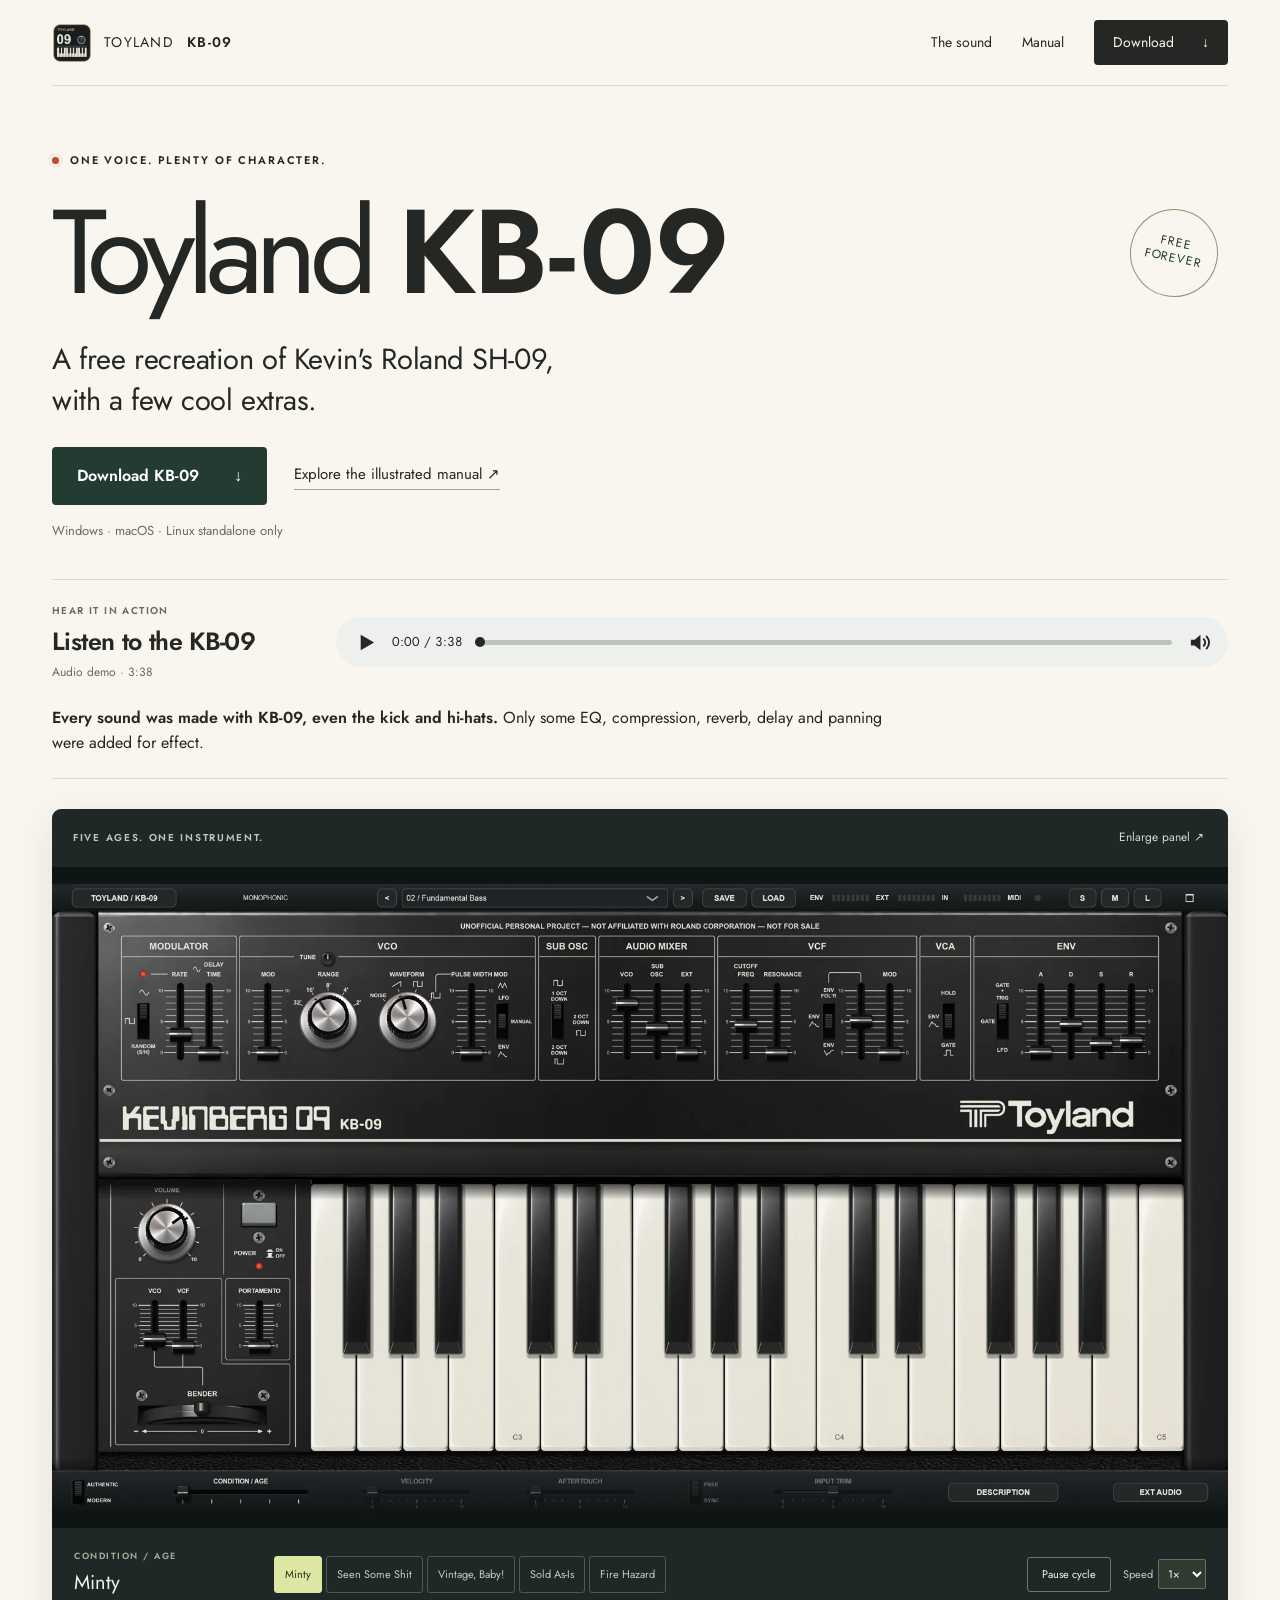
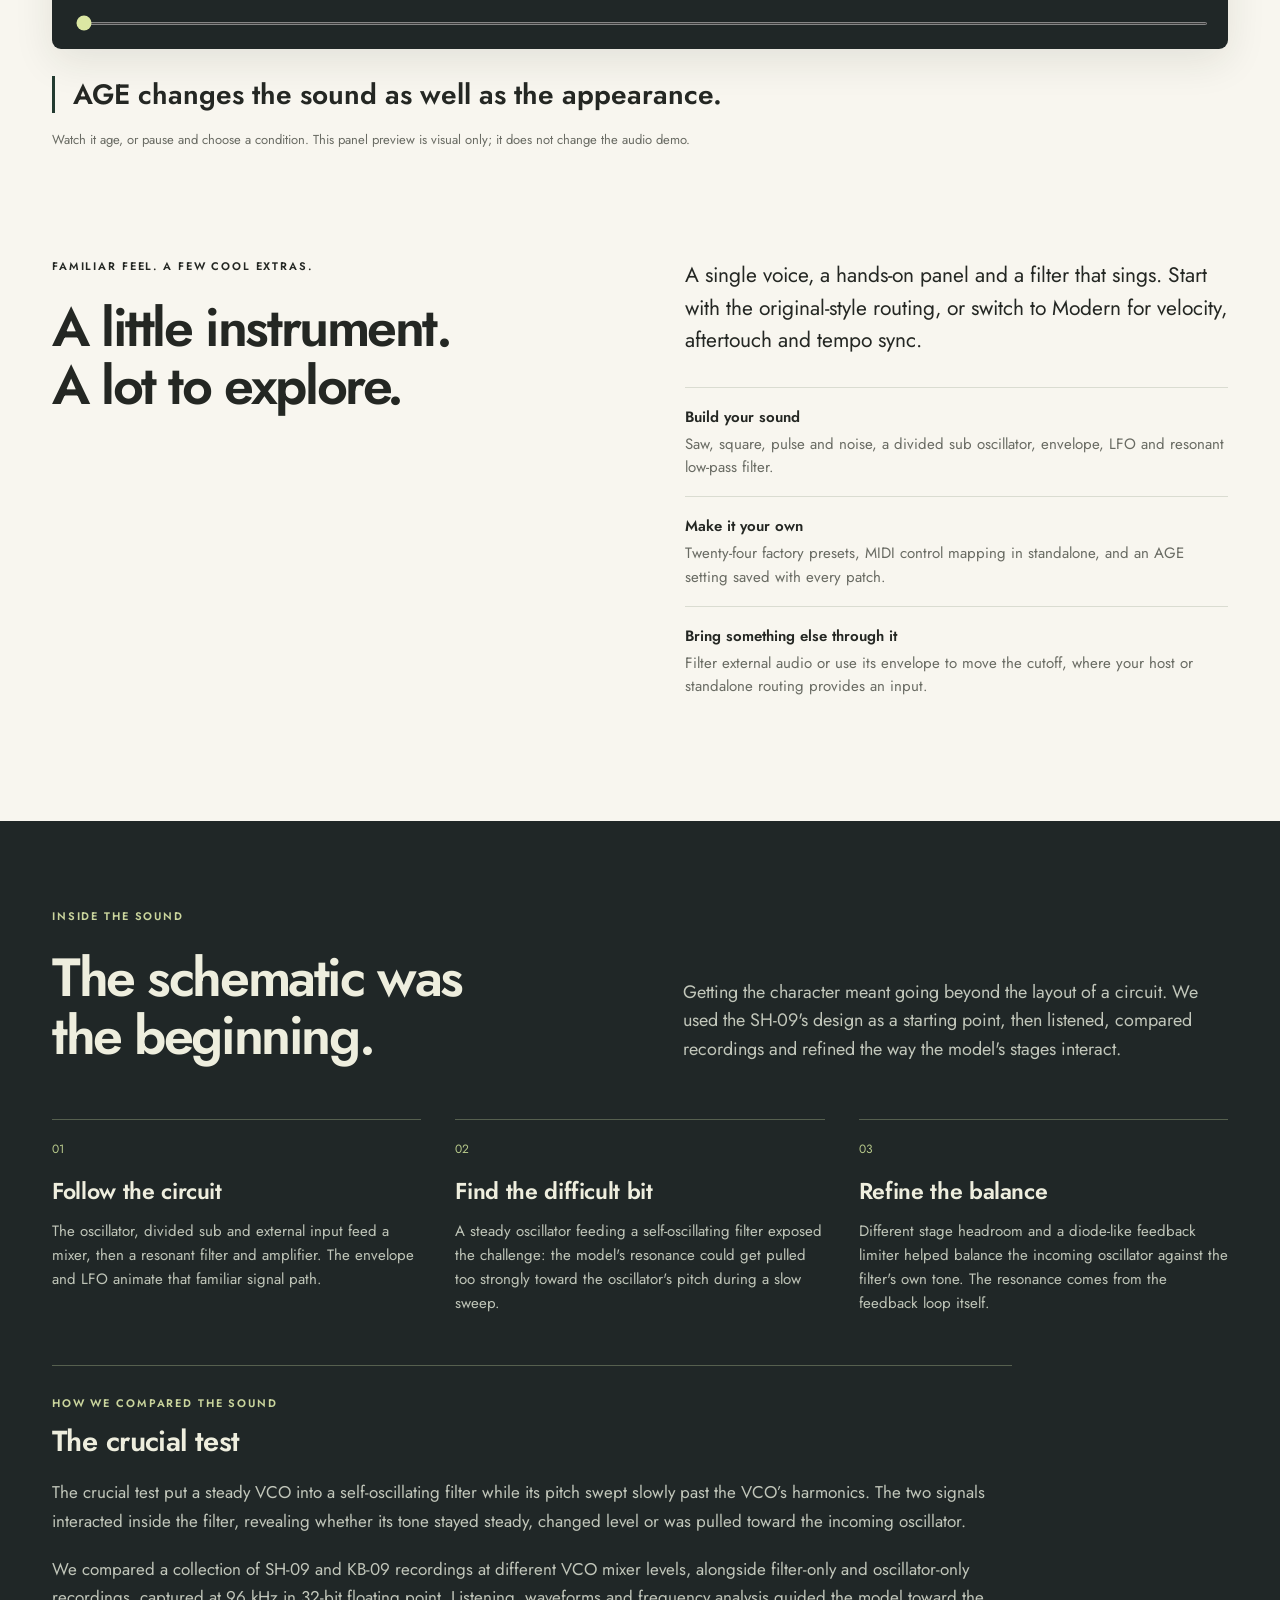
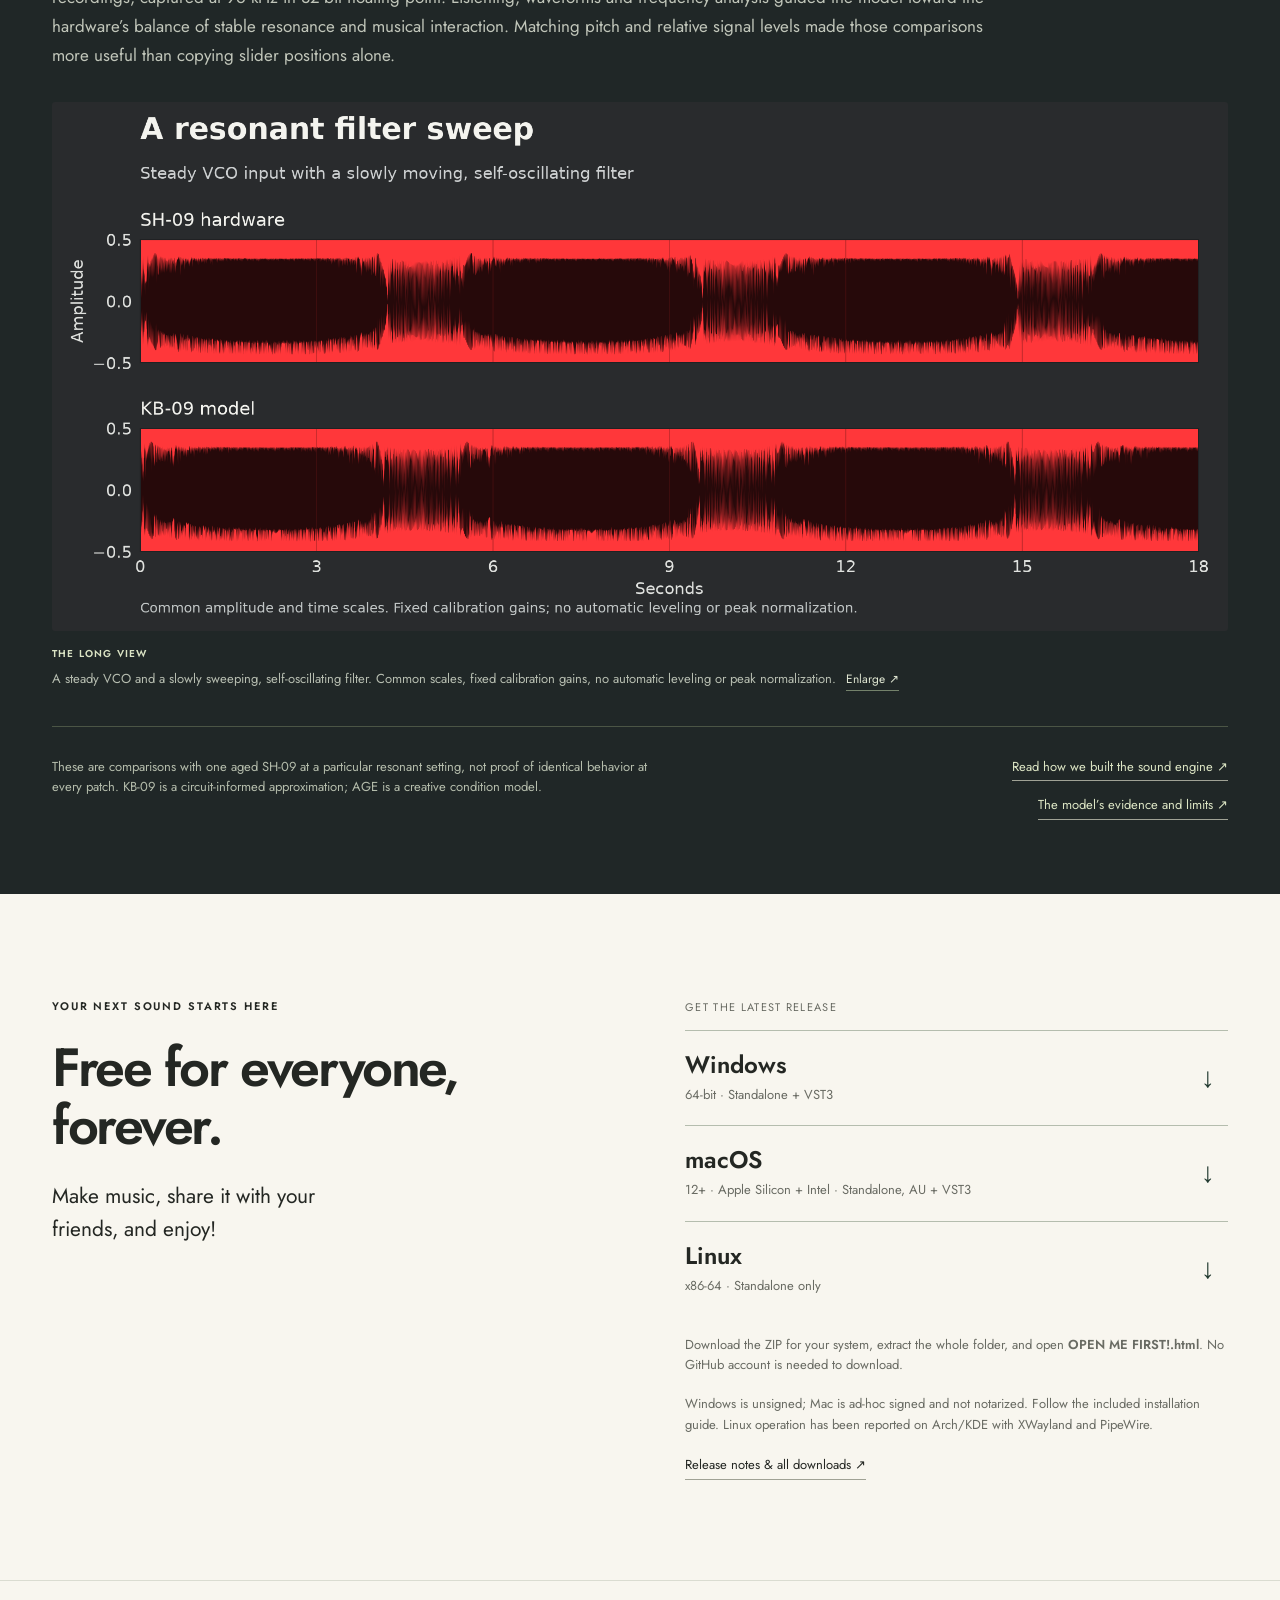
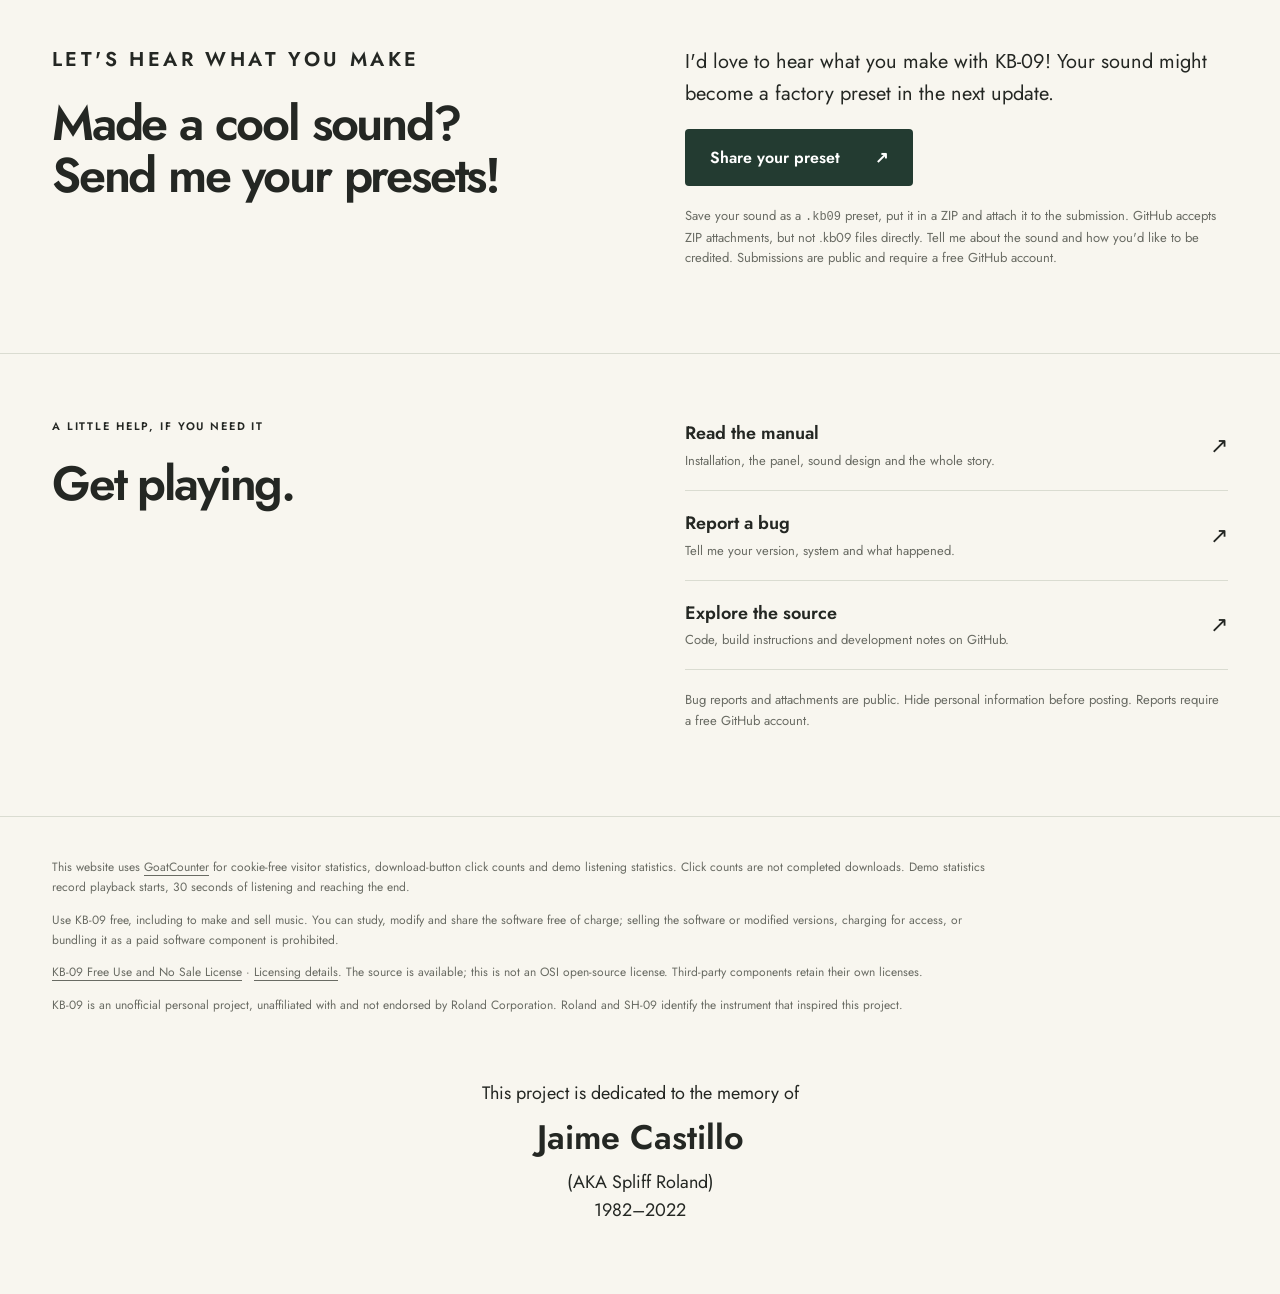
<file: website/index.html>
<!doctype html>
<html lang="en">
<head>
  <meta charset="utf-8">
  <meta name="viewport" content="width=device-width, initial-scale=1">
  <meta name="description" content="Toyland KB-09: a free Roland SH-09-inspired monophonic synthesizer with five ages of character. Windows and Mac plug-ins and standalone; Linux standalone only.">
  <meta name="theme-color" content="#f8f6ef">
  <meta property="og:title" content="Toyland KB-09: Free for everyone, forever.">
  <meta property="og:description" content="A free recreation of Kevin's Roland SH-09, with a few cool extras. Meet the synth, explore five ages, and download the latest release.">
  <meta property="og:image" content="https://kevinberg84.github.io/toyland-kb09/assets/social-preview.jpg">
  <meta property="og:url" content="https://kevinberg84.github.io/toyland-kb09/">
  <meta name="twitter:card" content="summary_large_image">
  <title>Toyland KB-09: Free Roland SH-09-inspired synthesizer</title>
  <link rel="icon" href="assets/icon.png" type="image/png">
  <link rel="stylesheet" href="styles.css?v=played-only">
  <script src="site.js?v=played-only" defer></script>
  <meta name="goatcounter-endpoint" content="https://toyland-kb09.goatcounter.com/count">
  <script src="analytics.js?v=demo-events" defer></script>
</head>
<body>
  <a class="skip" href="#main">Skip to content</a>
  <header class="masthead">
    <a class="brand" href="#top" aria-label="Toyland KB-09 home"><img src="assets/icon.png" width="40" height="40" alt=""><span>TOYLAND <b>KB-09</b></span></a>
    <nav aria-label="Main navigation"><a href="#sound">The sound</a><a href="manual/">Manual</a><a class="nav-download" href="#download">Download <span aria-hidden="true">↓</span></a></nav>
  </header>
  <main id="main">
    <section class="hero shell" id="top" aria-labelledby="hero-title">
      <p class="eyebrow"><span class="led" aria-hidden="true"></span> ONE VOICE. PLENTY OF CHARACTER.</p>
      <div class="hero-heading"><h1 id="hero-title">Toyland <span>KB<span class="title-hyphen">-</span>09</span></h1><span class="free-stamp"><span class="free-stamp-label">FREE<br>FOREVER</span></span></div>
      <p class="hero-description">A free recreation of Kevin's Roland <span class="no-wrap">SH-09</span>,<br class="desktop-break"> with a few cool extras.</p>
      <div class="hero-actions"><a class="button primary" href="#download">Download KB-09 <span aria-hidden="true">↓</span></a><a class="text-link" href="manual/">Explore the illustrated manual <span aria-hidden="true">↗</span></a></div>
      <p class="platform-line">Windows · macOS · Linux standalone only</p>
      <section class="demo-player" aria-labelledby="demo-title">
        <div><p class="demo-kicker">HEAR IT IN ACTION</p><h2 id="demo-title">Listen to the KB-09</h2><p class="demo-length">Audio demo · 3:38</p></div>
        <audio controls preload="metadata" aria-label="KB-09 audio demo"><source src="assets/kb09-demo.mp3" type="audio/mpeg">Your browser does not support the audio player. <a href="assets/kb09-demo.mp3">Listen to the demo</a>.</audio>
        <div class="demo-controls" role="group" aria-label="Audio demo controls" hidden>
          <button class="demo-toggle" type="button" aria-label="Play demo"><svg viewBox="0 0 24 24" aria-hidden="true"><path class="play-icon" d="M7 4 L21 12 L7 20 Z"/><path class="pause-icon" d="M6 4 H10 V20 H6 Z M14 4 H18 V20 H14 Z"/></svg></button>
          <output class="demo-time" aria-label="Playback time">0:00 / 3:38</output>
          <input class="demo-seek" type="range" min="0" max="218" step="0.1" value="0" aria-label="Seek through the demo" aria-valuetext="0:00 of 3:38">
          <button class="demo-mute" type="button" aria-label="Mute demo" aria-pressed="false"><svg viewBox="0 0 24 24" aria-hidden="true"><path d="M3 9 H7 L13 4 V20 L7 15 H3 Z"/><path class="sound-waves" d="M16 8 Q20 12 16 16 M19 5 Q25 12 19 19" fill="none" stroke="currentColor" stroke-width="2"/><path class="mute-cross" d="M16 9 L22 15 M22 9 L16 15" fill="none" stroke="currentColor" stroke-width="2"/></svg></button>
        </div>
        <p class="demo-production"><strong>Every sound was made with KB-09, even the kick and hi-hats.</strong> Only some EQ, compression, reverb, delay and panning were added for effect.</p>
      </section>
      <div class="instrument" id="preview">
        <div class="preview-top"><span class="eyebrow">FIVE AGES. ONE INSTRUMENT.</span><button class="subtle" id="enlarge-panel" type="button">Enlarge panel <span aria-hidden="true">↗</span></button></div>
        <div class="panel-frames" aria-label="KB-09 appearance preview">
          <img class="panel-frame active" src="assets/age-1.webp?v=1.10.0" width="1920" height="1080" alt="KB-09 in Minty condition: a clean panel and intact keys." data-age="0" fetchpriority="high">
          <img class="panel-frame" src="assets/age-2.webp?v=1.10.0" width="1920" height="1080" alt="KB-09 in Seen Some Shit condition." data-age="1" aria-hidden="true">
          <img class="panel-frame" src="assets/age-3.webp?v=1.10.0" width="1920" height="1080" alt="KB-09 in Vintage, Baby! condition." data-age="2" aria-hidden="true">
          <img class="panel-frame" src="assets/age-4.webp?v=1.10.0" width="1920" height="1080" alt="KB-09 in Sold As-Is condition." data-age="3" aria-hidden="true">
          <img class="panel-frame" src="assets/age-5.webp?v=1.10.0" width="1920" height="1080" alt="KB-09 in Fire Hazard condition: worn panel, aged keys and damaged caps." data-age="4" aria-hidden="true">
        </div>
        <div class="age-console">
          <div class="age-readout"><span class="eyebrow">CONDITION / AGE</span><output id="age-name">Minty</output></div>
          <div class="age-buttons" role="radiogroup" aria-label="Select instrument age">
            <button type="button" role="radio" aria-checked="true" data-select-age="0">Minty</button>
            <button type="button" role="radio" aria-checked="false" tabindex="-1" data-select-age="1">Seen Some Shit</button>
            <button type="button" role="radio" aria-checked="false" tabindex="-1" data-select-age="2">Vintage, Baby!</button>
            <button type="button" role="radio" aria-checked="false" tabindex="-1" data-select-age="3">Sold As-Is</button>
            <button type="button" role="radio" aria-checked="false" tabindex="-1" data-select-age="4">Fire Hazard</button>
          </div>
          <div class="playback"><button type="button" id="play-pause" aria-pressed="false">Play cycle</button><label class="speed-label">Speed <select id="speed"><option value="0.5">½×</option><option value="1" selected>1×</option><option value="2">2×</option></select></label></div>
          <label class="scrubber"><span class="sr-only">Scrub through the five ages</span><input id="age-scrubber" type="range" min="0" max="4" value="0" step="1" aria-valuetext="Minty"></label>
        </div>
      </div>
      <p class="age-callout">AGE changes the sound as well as the appearance.</p>
      <p class="preview-caption">Watch it age, or pause and choose a condition. This panel preview is visual only; it does not change the audio demo.</p>
      <noscript><p>Enable JavaScript to cycle through all five appearances. Downloads and the manual work without it.</p></noscript>
    </section>

    <section class="intro-section shell" aria-labelledby="character-title">
      <div class="section-heading"><p class="eyebrow">FAMILIAR FEEL. A FEW COOL EXTRAS.</p><h2 id="character-title">A little instrument.<br>A lot to explore.</h2></div>
      <div class="intro-copy"><p>A single voice, a hands-on panel and a filter that sings. Start with the original-style routing, or switch to Modern for velocity, aftertouch and tempo sync.</p><dl class="feature-list"><div><dt>Build your sound</dt><dd>Saw, square, pulse and noise, a divided sub oscillator, envelope, LFO and resonant low-pass filter.</dd></div><div><dt>Make it your own</dt><dd>Twenty-four factory presets, MIDI control mapping in standalone, and an AGE setting saved with every patch.</dd></div><div><dt>Bring something else through it</dt><dd>Filter external audio or use its envelope to move the cutoff, where your host or standalone routing provides an input.</dd></div></dl></div>
    </section>

    <section class="sound-section" id="sound" aria-labelledby="sound-title">
      <div class="shell">
        <div class="sound-intro"><div><p class="eyebrow">INSIDE THE SOUND</p><h2 id="sound-title">The schematic was<br>the beginning.</h2></div><p>Getting the character meant going beyond the layout of a circuit. We used the SH-09's design as a starting point, then listened, compared recordings and refined the way the model's stages interact.</p></div>
        <ol class="sound-story"><li><span class="story-number">01</span><h3>Follow the circuit</h3><p>The oscillator, divided sub and external input feed a mixer, then a resonant filter and amplifier. The envelope and LFO animate that familiar signal path.</p></li><li><span class="story-number">02</span><h3>Find the difficult bit</h3><p>A steady oscillator feeding a self-oscillating filter exposed the challenge: the model's resonance could get pulled too strongly toward the oscillator's pitch during a slow sweep.</p></li><li><span class="story-number">03</span><h3>Refine the balance</h3><p>Different stage headroom and a diode-like feedback limiter helped balance the incoming oscillator against the filter's own tone. The resonance comes from the feedback loop itself.</p></li></ol>
        <div class="recording-story"><p class="eyebrow">HOW WE COMPARED THE SOUND</p><h3>The crucial test</h3><p>The crucial test put a steady VCO into a self-oscillating filter while its pitch swept slowly past the VCO’s harmonics. The two signals interacted inside the filter, revealing whether its tone stayed steady, changed level or was pulled toward the incoming oscillator.</p><p>We compared a collection of SH-09 and KB-09 recordings at different VCO mixer levels, alongside filter-only and oscillator-only recordings, captured at 96 kHz in 32-bit floating point. Listening, waveforms and frequency analysis guided the model toward the hardware’s balance of stable resonance and musical interaction. Matching pitch and relative signal levels made those comparisons more useful than copying slider positions alone.</p></div>
        <figure class="comparison"><button class="figure-enlarge" type="button" data-enlarge="assets/vcf-sweep-comparison.png" aria-label="Enlarge the resonant filter sweep comparison"><img src="assets/vcf-sweep-comparison.png" width="2160" height="972" loading="lazy" alt="An eighteen-second resonant filter sweep: SH-09 hardware above, KB-09 model below, at common time and amplitude scales."></button><figcaption><span>THE LONG VIEW</span> A steady VCO and a slowly sweeping, self-oscillating filter. Common scales, fixed calibration gains, no automatic leveling or peak normalization. <button type="button" data-enlarge="assets/vcf-sweep-comparison.png">Enlarge ↗</button></figcaption></figure>
        <div class="sound-footnote"><p>These are comparisons with one aged SH-09 at a particular resonant setting, not proof of identical behavior at every patch. KB-09 is a circuit-informed approximation; AGE is a creative condition model.</p><div class="sound-links"><a class="text-link" href="manual/#filter-craft">Read how we built the sound engine <span aria-hidden="true">↗</span></a><a class="text-link evidence-link" href="https://github.com/kevinberg84/toyland-kb09/blob/main/docs/FIDELITY.md">The model’s evidence and limits <span aria-hidden="true">↗</span></a></div></div>
      </div>
    </section>

    <section class="download-section shell" id="download" aria-labelledby="download-title">
      <div class="section-heading"><p class="eyebrow">YOUR NEXT SOUND STARTS HERE</p><h2 id="download-title">Free for everyone,<br>forever.</h2><p>Make music, share it with your friends, and enjoy!</p></div>
      <div class="downloads"><p class="release-label" id="release-label">Get the latest release</p>
        <a class="platform-download" data-platform="windows" data-goatcounter-click="download-windows" data-goatcounter-title="Windows download button" href="https://github.com/kevinberg84/toyland-kb09/releases/latest"><span><b>Windows</b><small>64-bit · Standalone + VST3</small></span><span aria-hidden="true">↓</span></a>
        <a class="platform-download" data-platform="mac" data-goatcounter-click="download-mac" data-goatcounter-title="Mac download button" href="https://github.com/kevinberg84/toyland-kb09/releases/latest"><span><b>macOS</b><small>12+ · Apple Silicon + Intel · Standalone, AU + VST3</small></span><span aria-hidden="true">↓</span></a>
        <a class="platform-download" data-platform="linux" data-goatcounter-click="download-linux" data-goatcounter-title="Linux download button" href="https://github.com/kevinberg84/toyland-kb09/releases/latest"><span><b>Linux</b><small>x86-64 · Standalone only</small></span><span aria-hidden="true">↓</span></a>
        <p class="download-note">Download the ZIP for your system, extract the whole folder, and open <b>OPEN ME FIRST!.html</b>. No GitHub account is needed to download.</p>
        <p class="download-note">Windows is unsigned; Mac is ad-hoc signed and not notarized. Follow the included installation guide. Linux operation has been reported on Arch/KDE with XWayland and PipeWire.</p>
        <a class="text-link" href="https://github.com/kevinberg84/toyland-kb09/releases/latest">Release notes &amp; all downloads ↗</a>
      </div>
    </section>

    <section class="preset-section shell" aria-labelledby="preset-title"><div><p class="eyebrow">LET'S HEAR WHAT YOU MAKE</p><h2 id="preset-title">Made a cool sound?<br>Send me your presets!</h2></div><div><p>I'd love to hear what you make with KB-09! Your sound might become a factory preset in the next update.</p><a class="button primary" href="https://github.com/kevinberg84/toyland-kb09/issues/new?template=share_a_preset.yml">Share your preset <span aria-hidden="true">↗</span></a><p class="small-print">Save your sound as a <code>.kb09</code> preset, put it in a ZIP and attach it to the submission. GitHub accepts ZIP attachments, but not .kb09 files directly. Tell me about the sound and how you'd like to be credited. Submissions are public and require a free GitHub account.</p></div></section>

    <section class="help-section shell" aria-labelledby="help-title"><div><p class="eyebrow">A LITTLE HELP, IF YOU NEED IT</p><h2 id="help-title">Get playing.</h2></div><div class="help-links"><a href="manual/"><span><b>Read the manual</b><small>Installation, the panel, sound design and the whole story.</small></span><span aria-hidden="true">↗</span></a><a href="https://github.com/kevinberg84/toyland-kb09/issues/new?template=bug_report.yml"><span><b>Report a bug</b><small>Tell me your version, system and what happened.</small></span><span aria-hidden="true">↗</span></a><a href="https://github.com/kevinberg84/toyland-kb09"><span><b>Explore the source</b><small>Code, build instructions and development notes on GitHub.</small></span><span aria-hidden="true">↗</span></a><p class="small-print">Bug reports and attachments are public. Hide personal information before posting. Reports require a free GitHub account.</p></div></section>
  </main>
  <footer class="shell">
    <div class="license-note"><p id="analytics-notice">This website uses <a href="https://www.goatcounter.com/privacy">GoatCounter</a> for cookie-free visitor statistics, download-button click counts and demo listening statistics. Click counts are not completed downloads. Demo statistics record playback starts, 30 seconds of listening and reaching the end.</p><p>Use KB-09 free, including to make and sell music. You can study, modify and share the software free of charge; selling the software or modified versions, charging for access, or bundling it as a paid software component is prohibited.</p><p><a href="https://github.com/kevinberg84/toyland-kb09/blob/main/LICENSE.md">KB-09 Free Use and No Sale License</a> · <a href="https://github.com/kevinberg84/toyland-kb09/blob/main/docs/LICENSING.md">Licensing details</a>. The source is available; this is not an OSI open-source license. Third-party components retain their own licenses.</p><p>KB-09 is an unofficial personal project, unaffiliated with and not endorsed by Roland Corporation. Roland and SH-09 identify the instrument that inspired this project.</p></div>
    <div class="dedication"><p>This project is dedicated to the memory of<br><strong>Jaime Castillo</strong><br>(AKA Spliff Roland)<br>1982–2022</p></div>
  </footer>
  <dialog id="image-dialog" aria-label="Enlarged image"><div class="dialog-toolbar"><span id="image-title">Panel preview</span><button type="button" id="close-dialog">Close <span aria-hidden="true">×</span></button></div><div class="dialog-scroll"><img id="dialog-image" alt=""></div><p class="dialog-hint">Scroll to inspect the image. Press Escape or Close to return.</p></dialog>
</body>
</html>
</file>
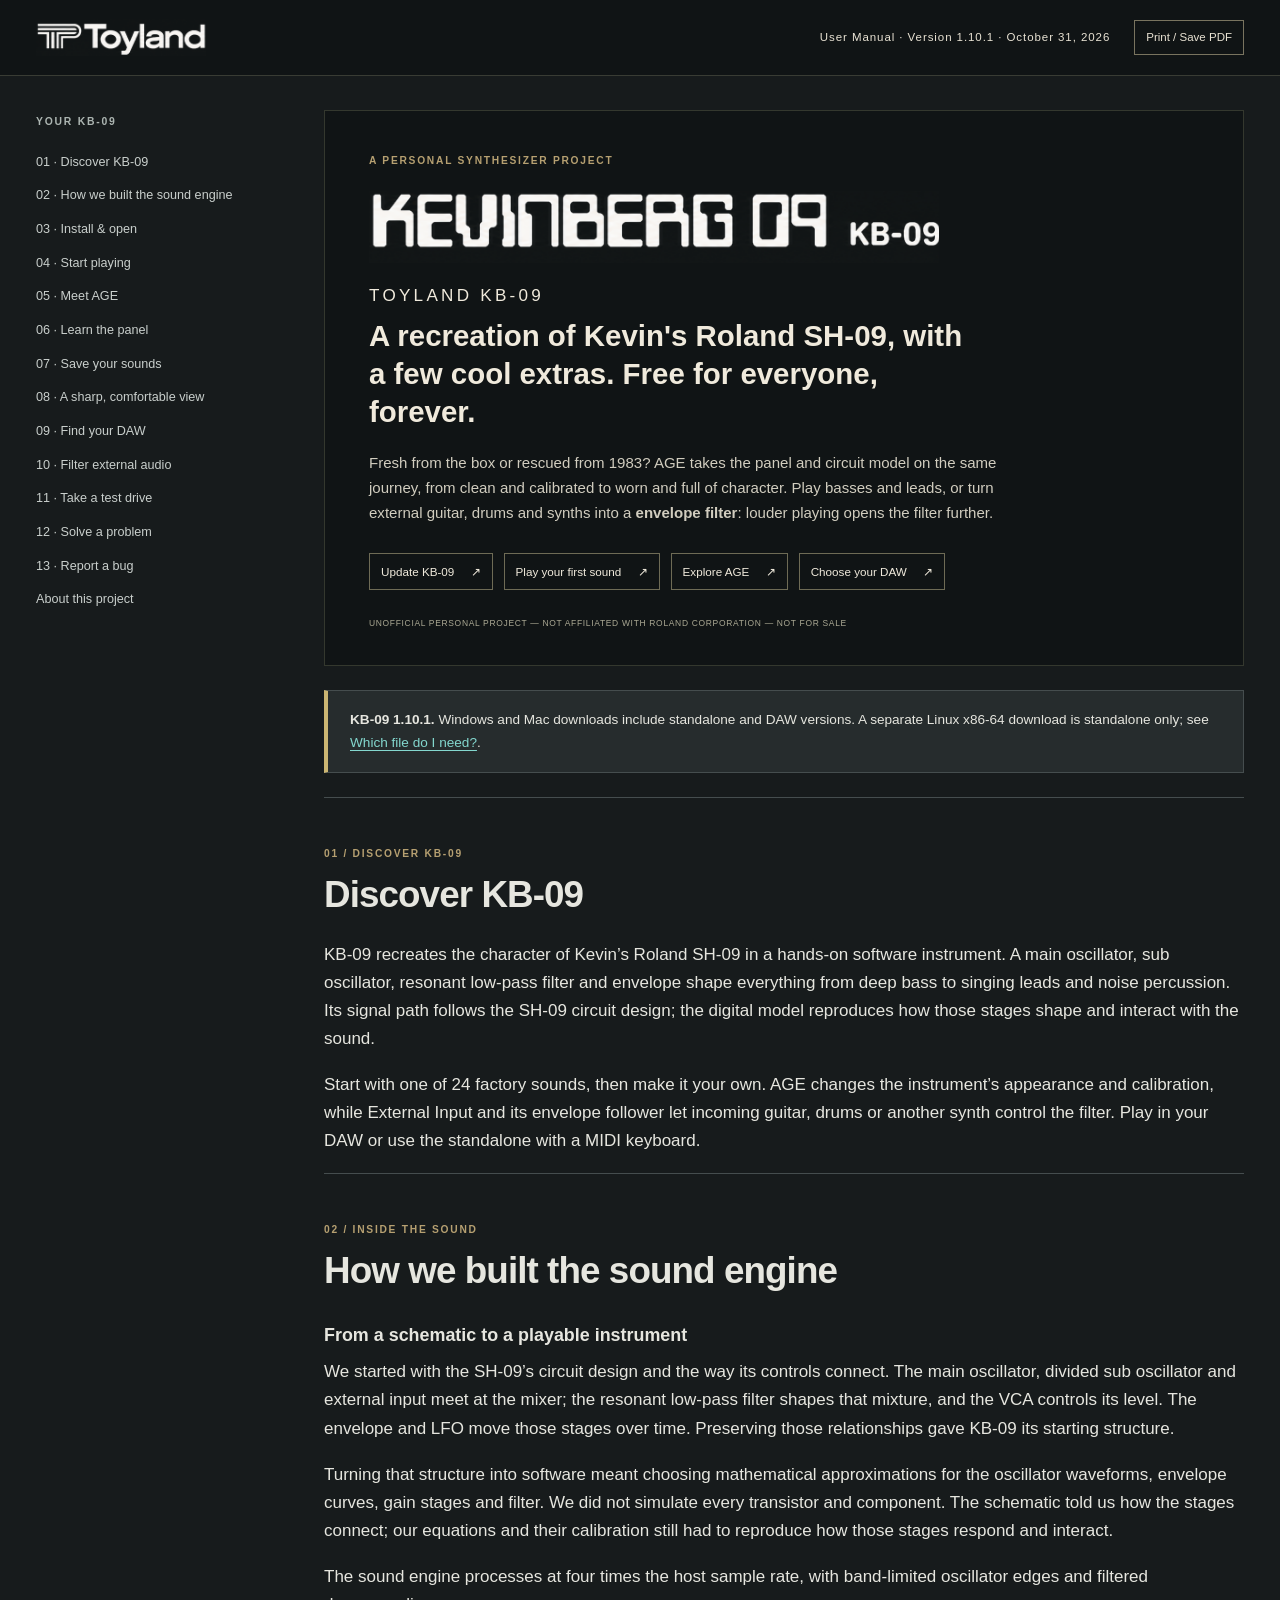
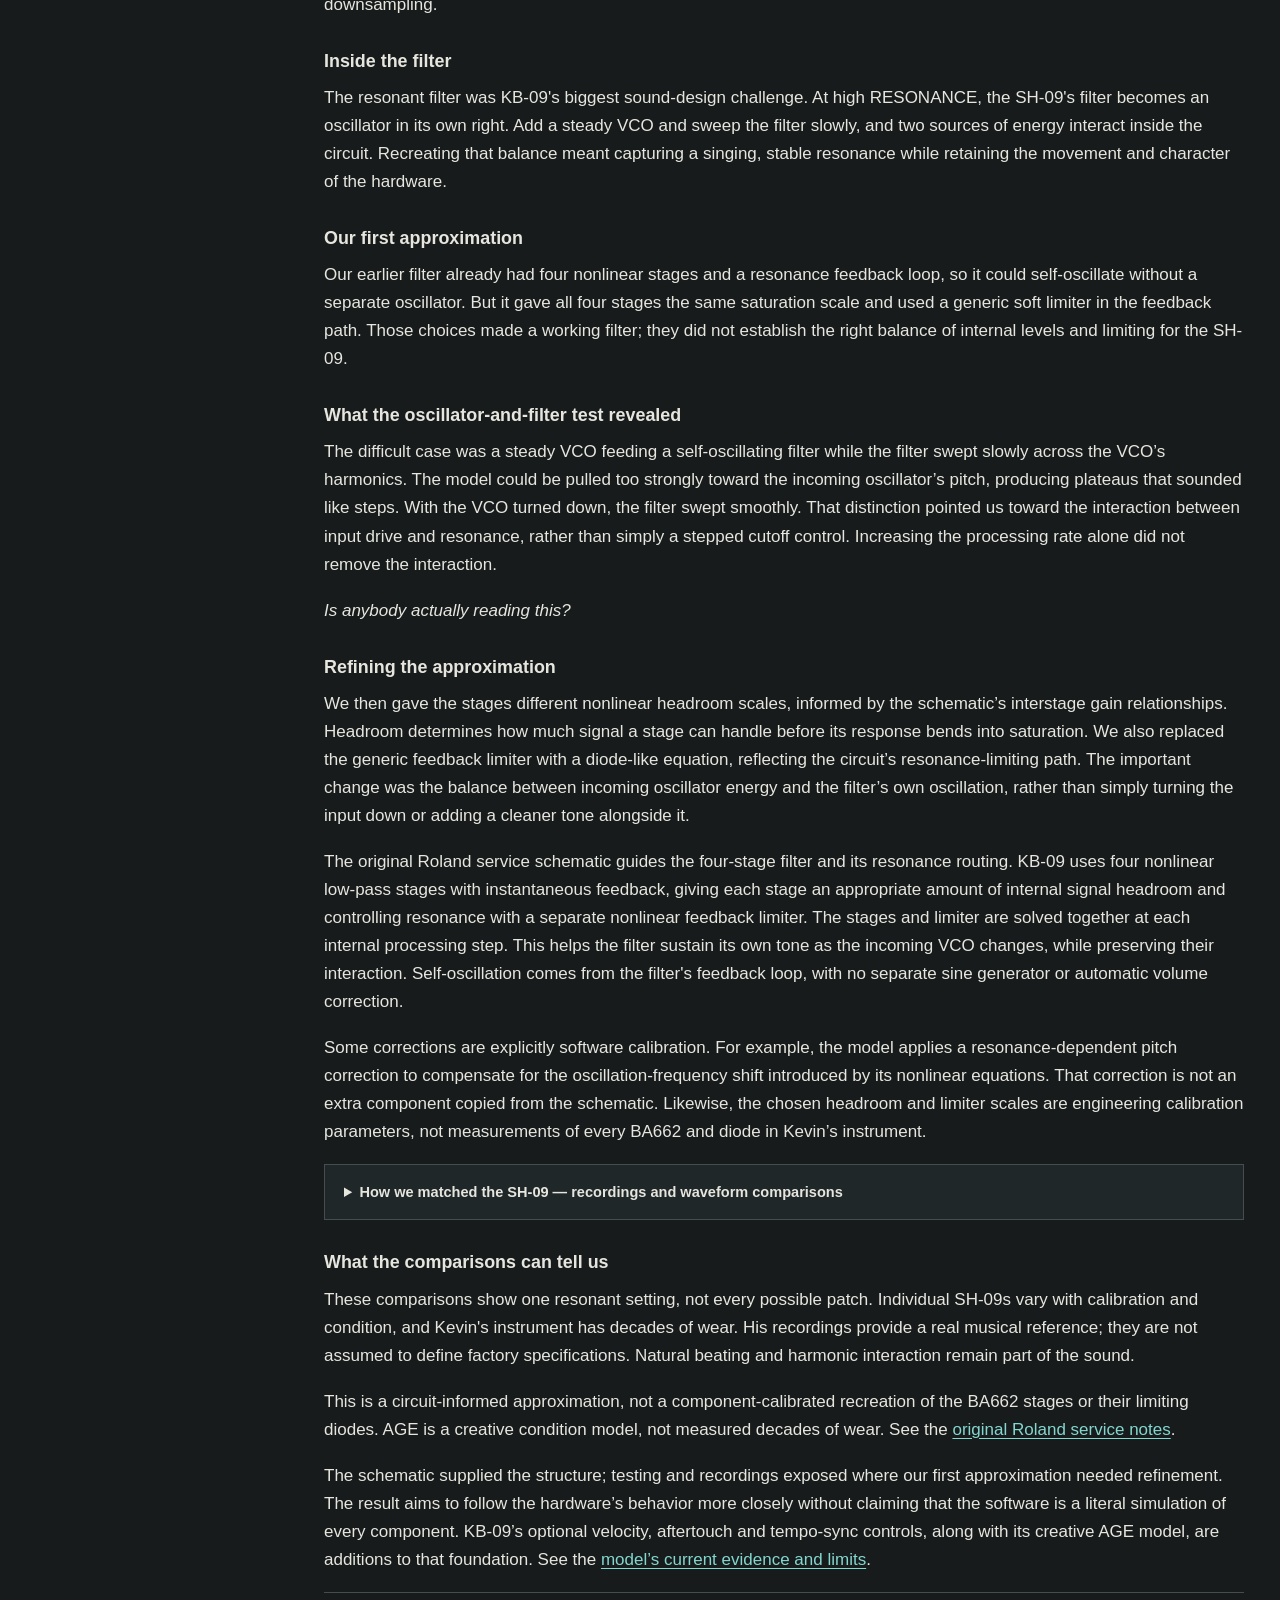
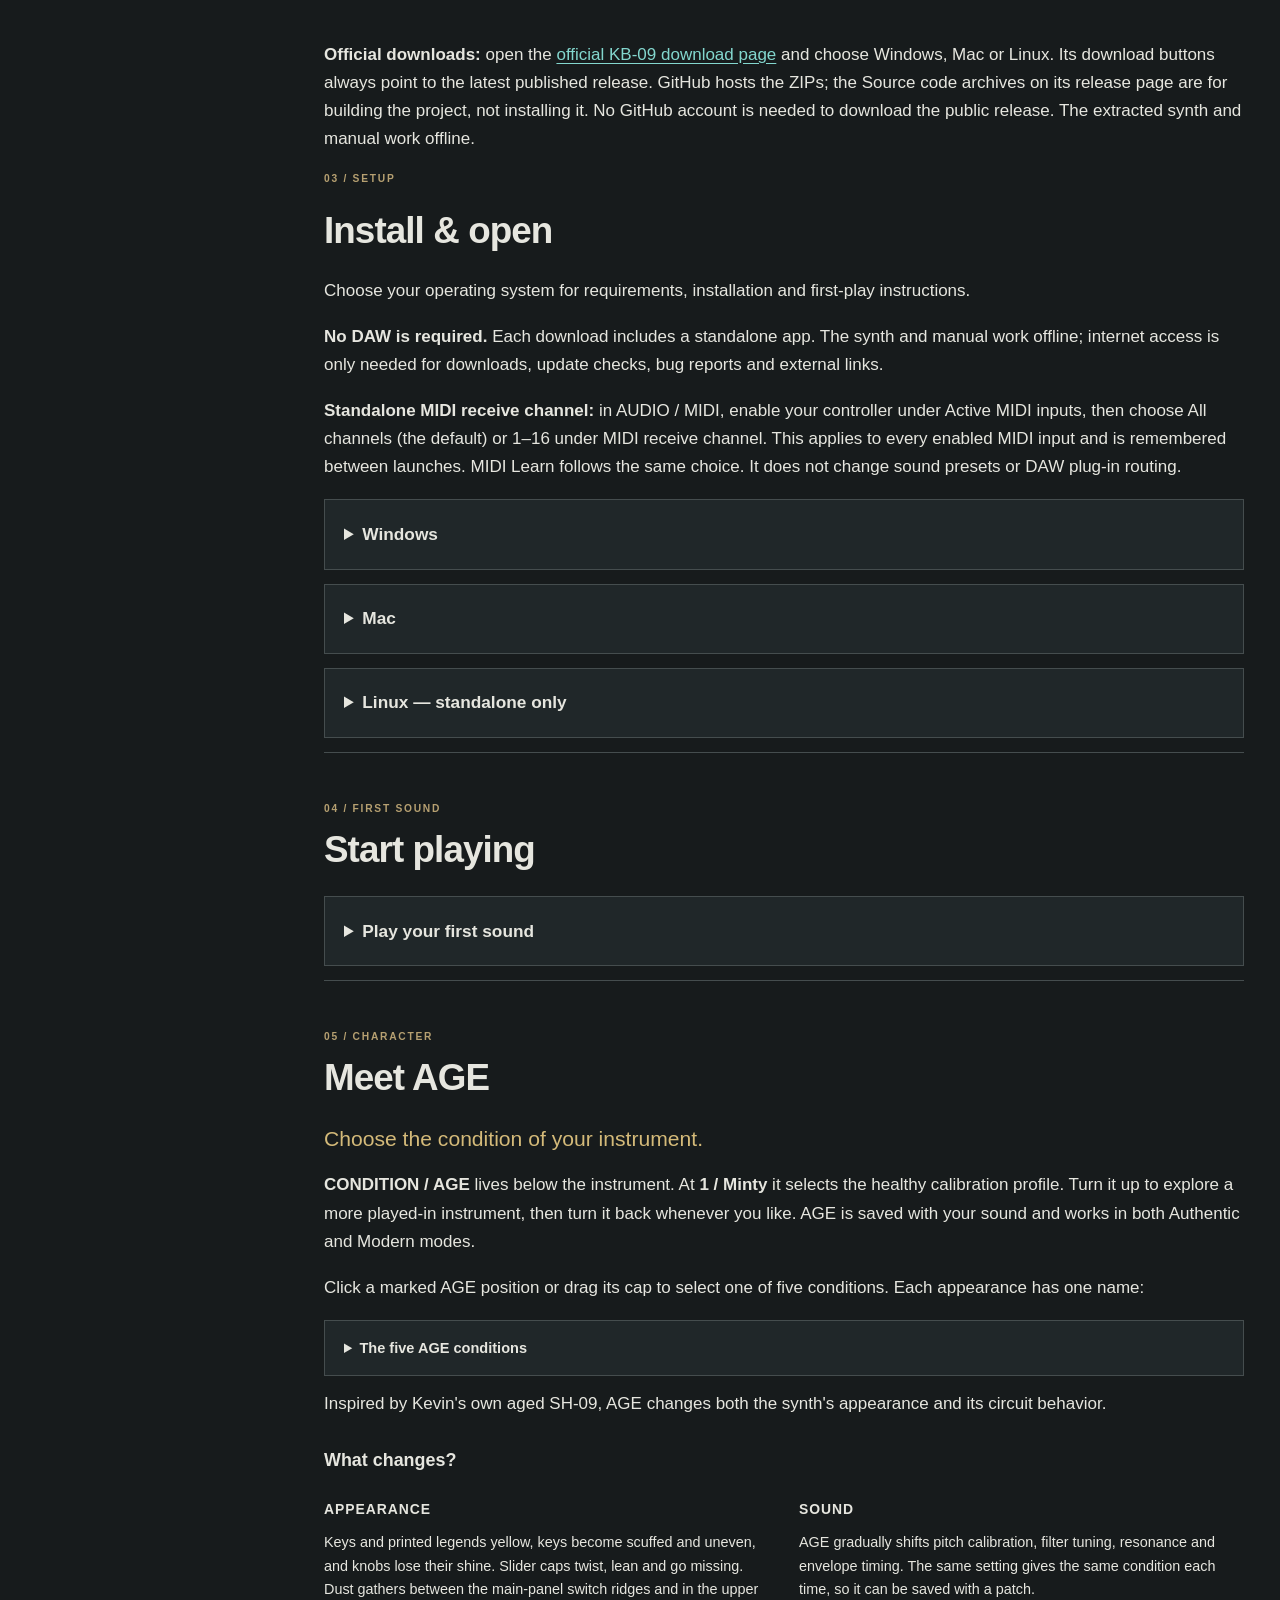
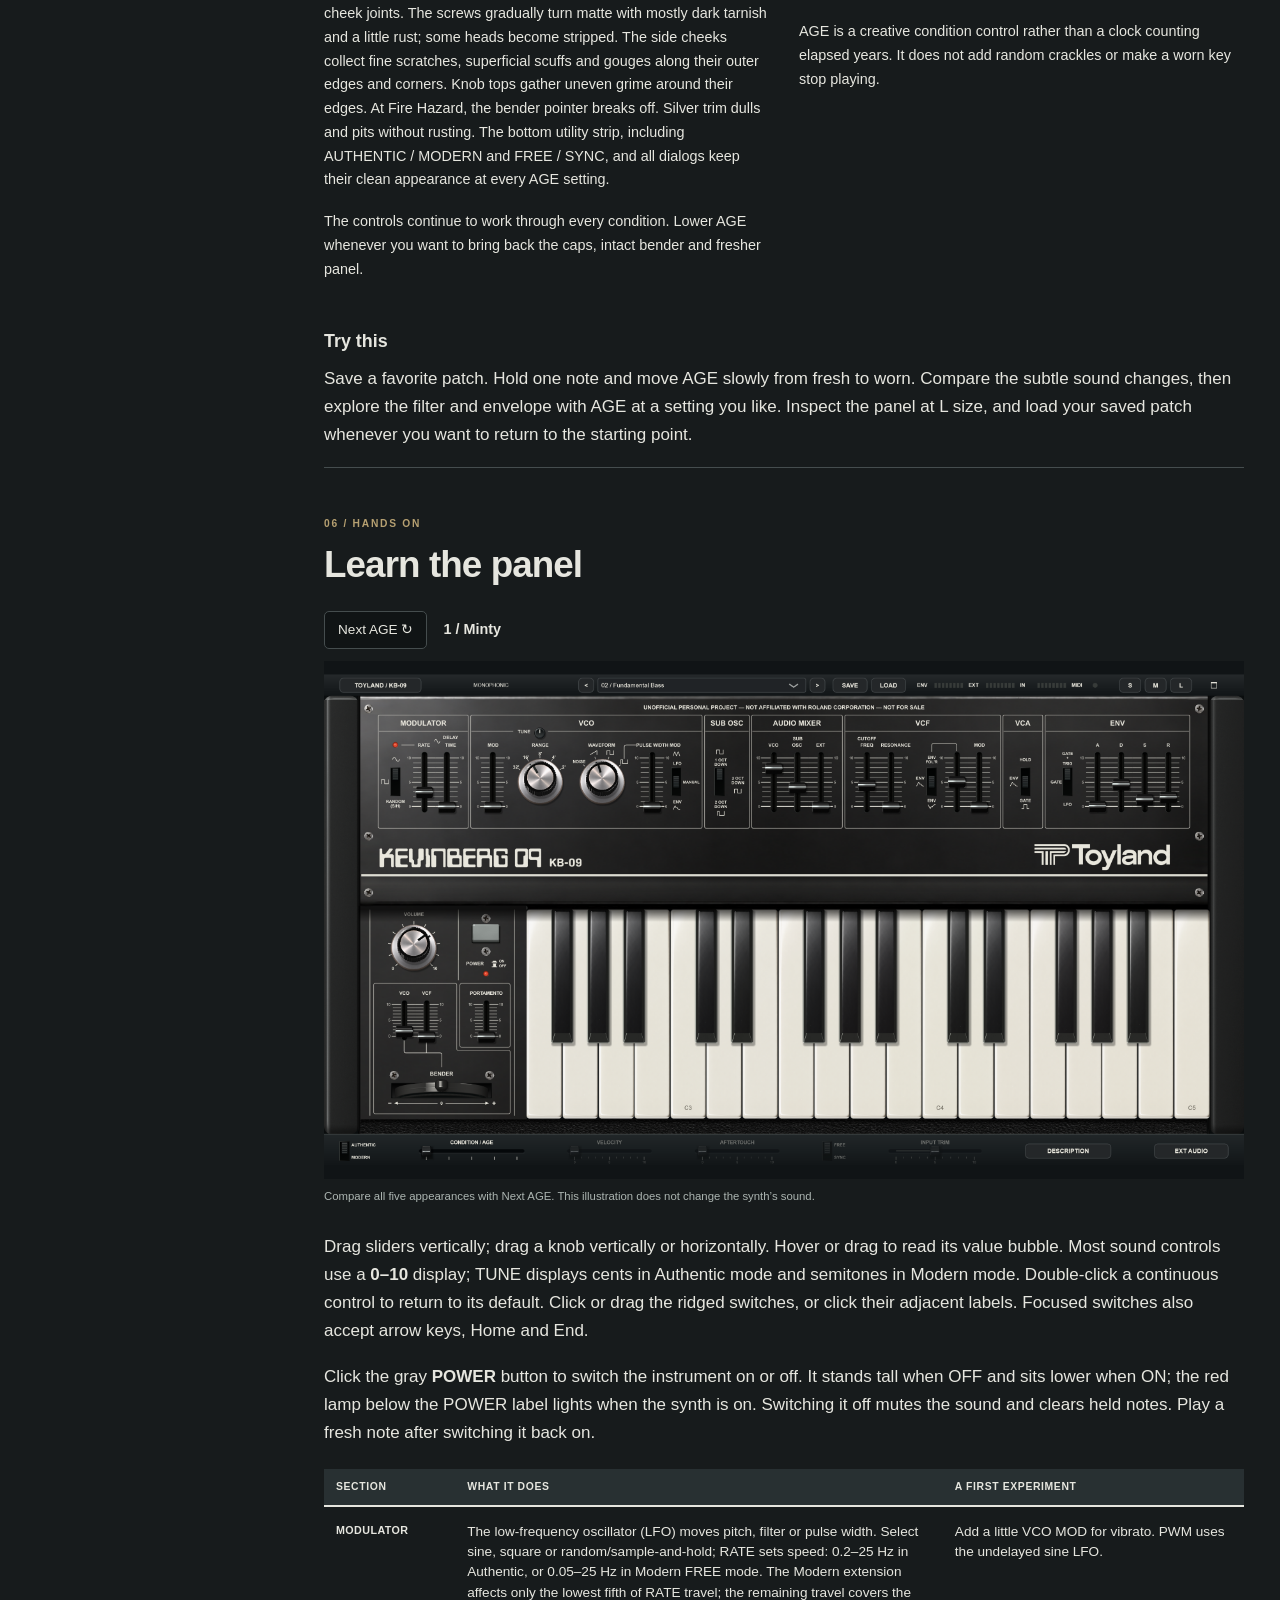
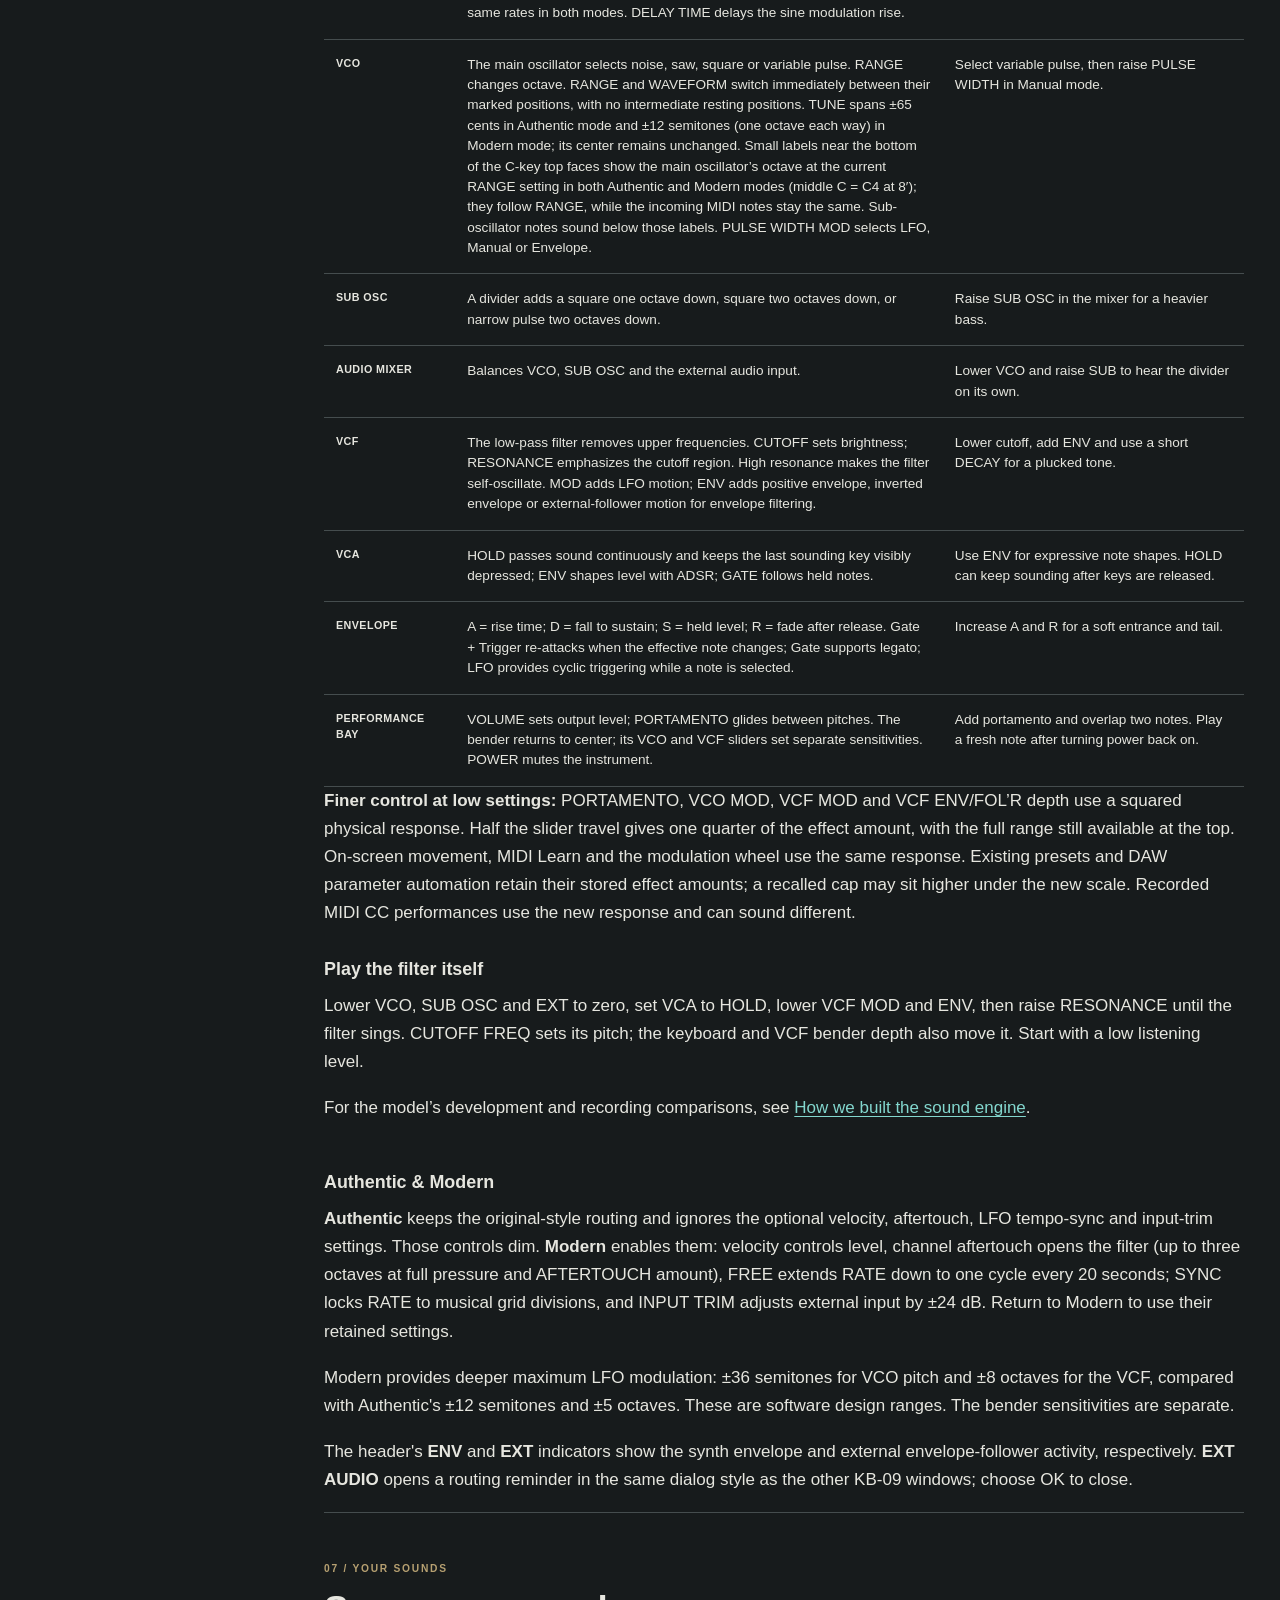
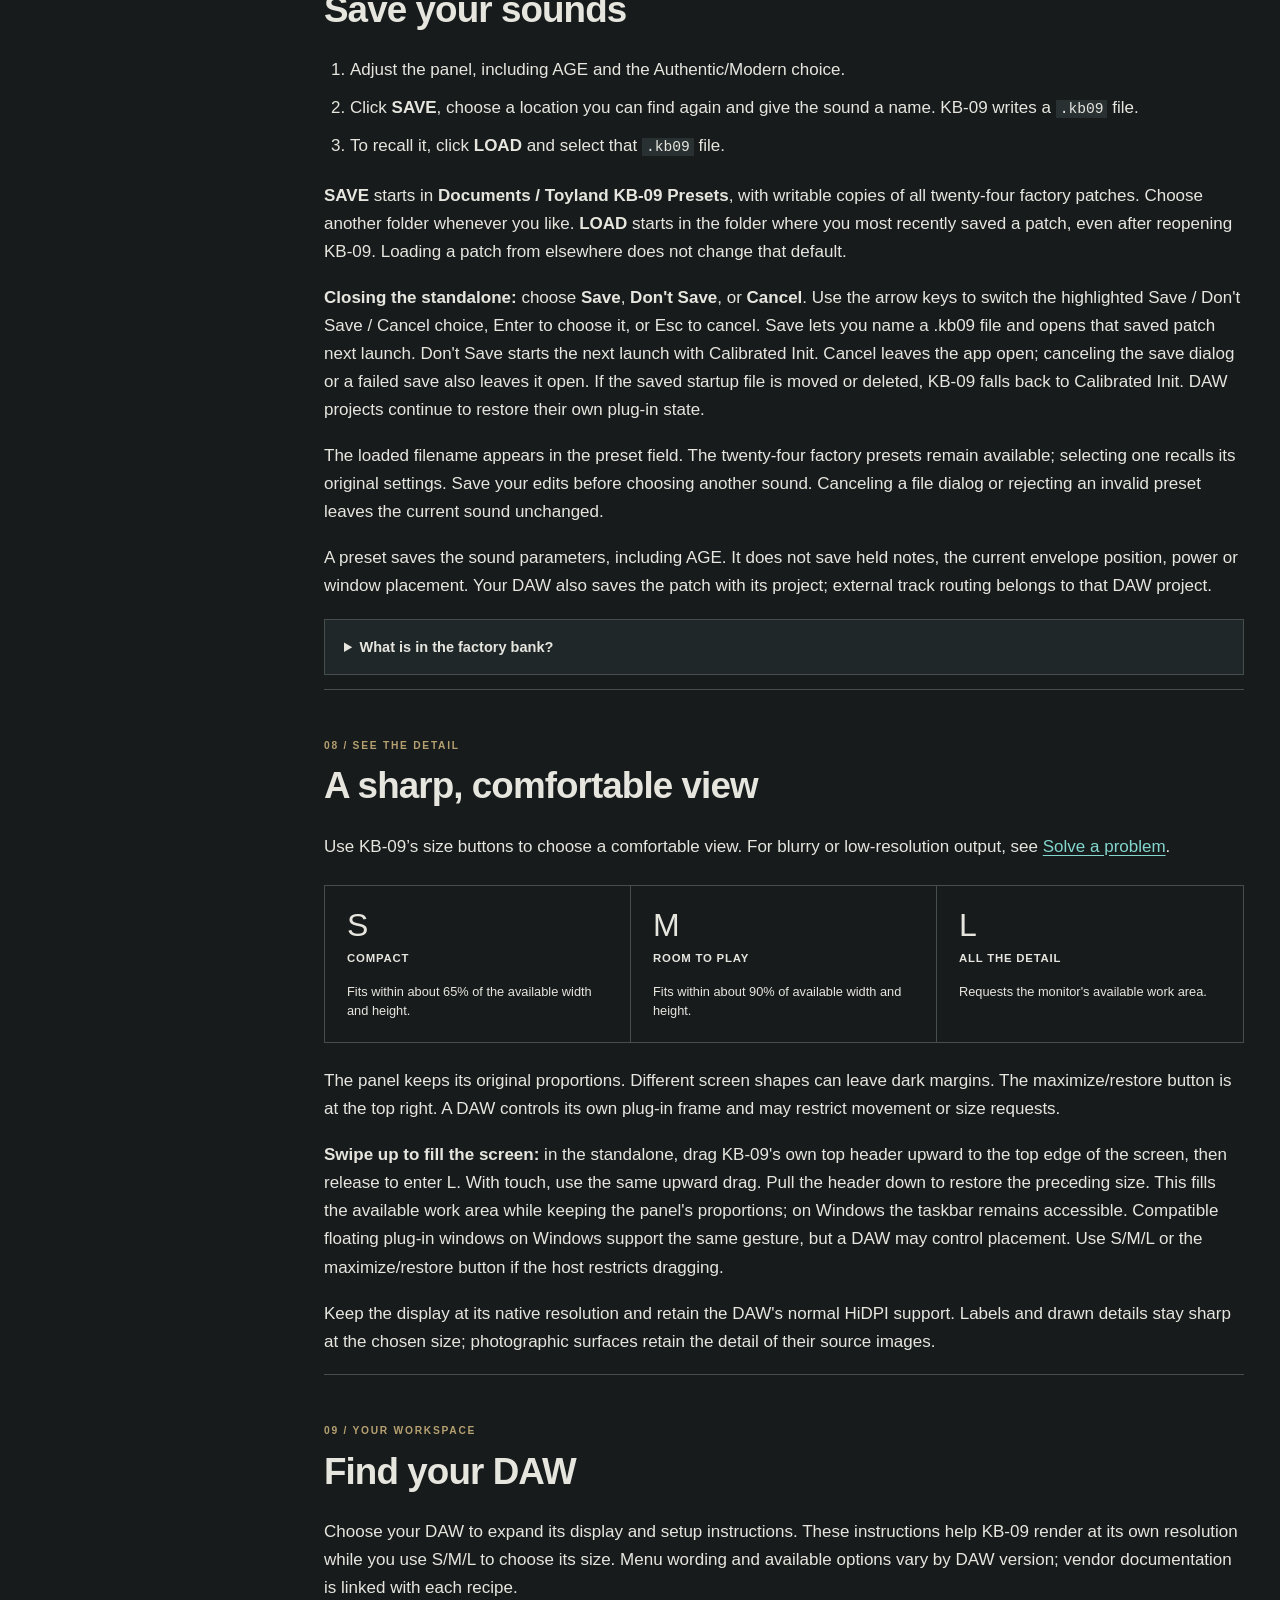
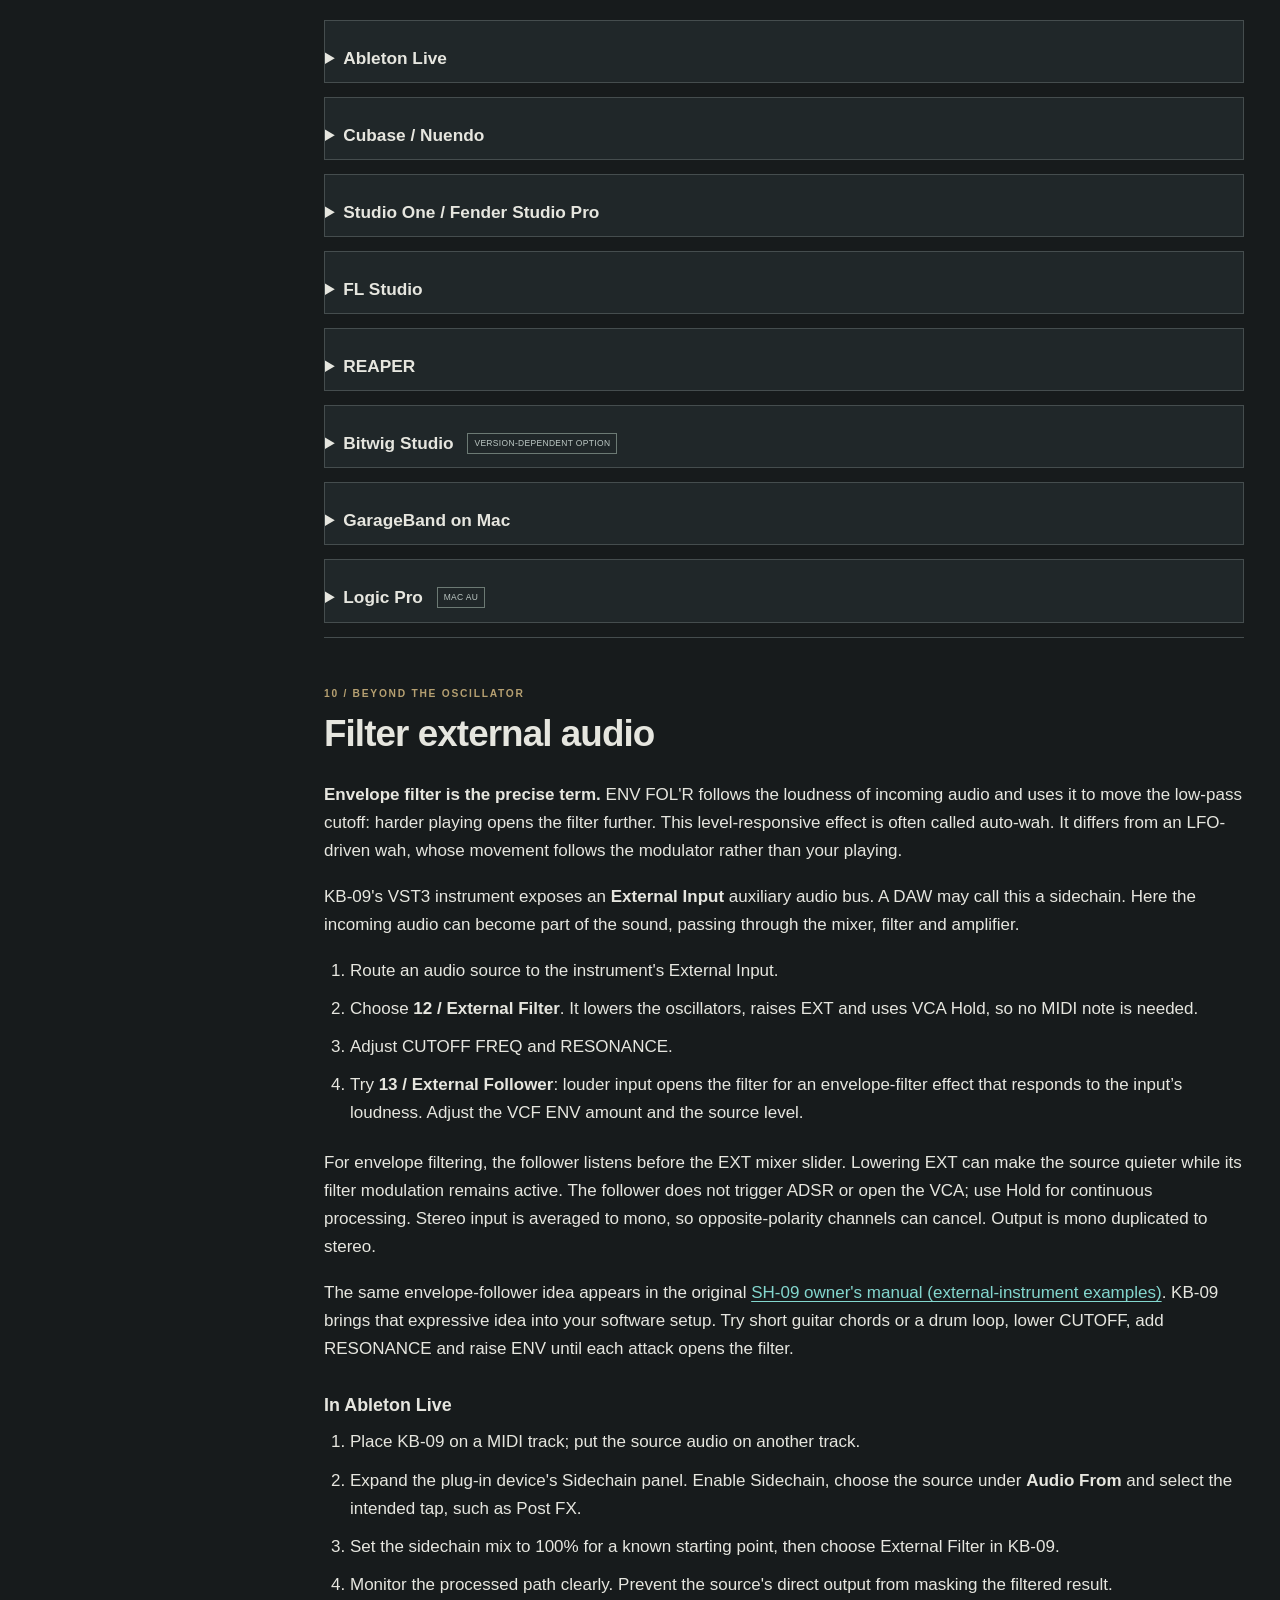
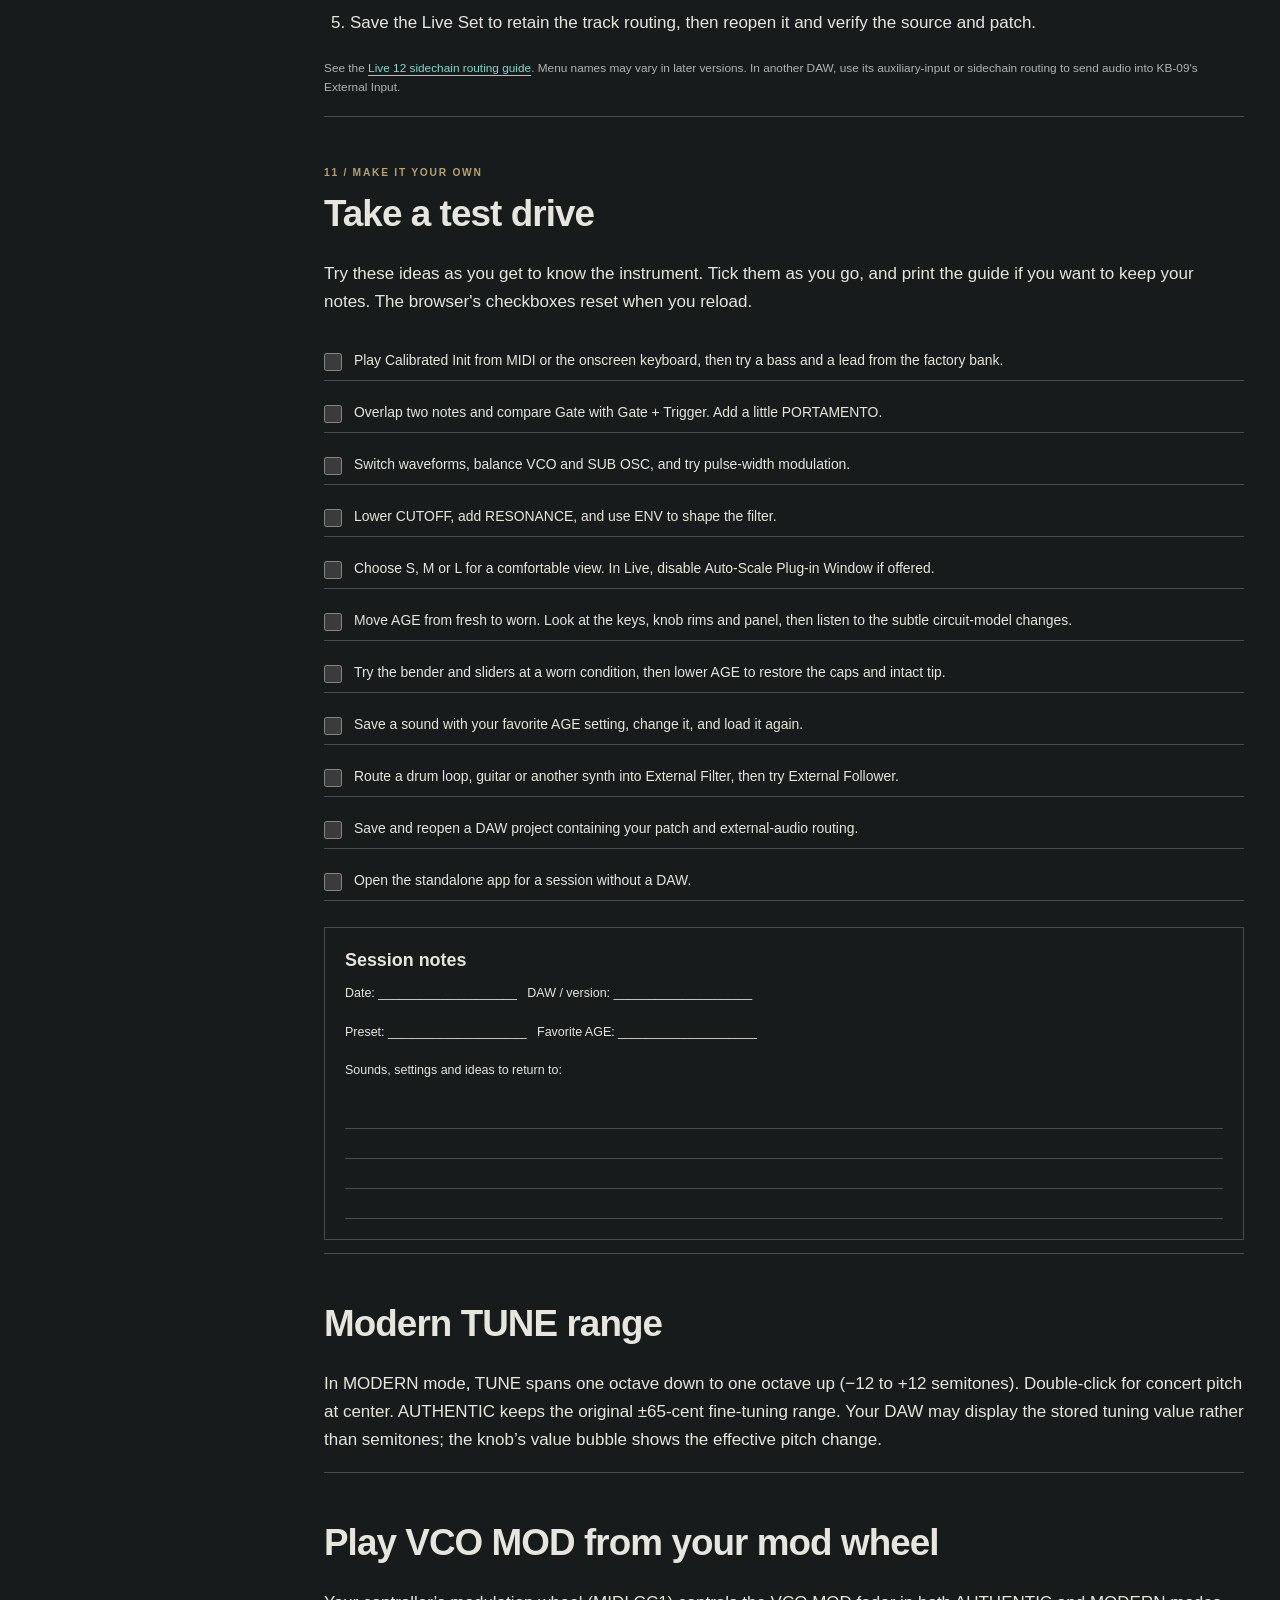
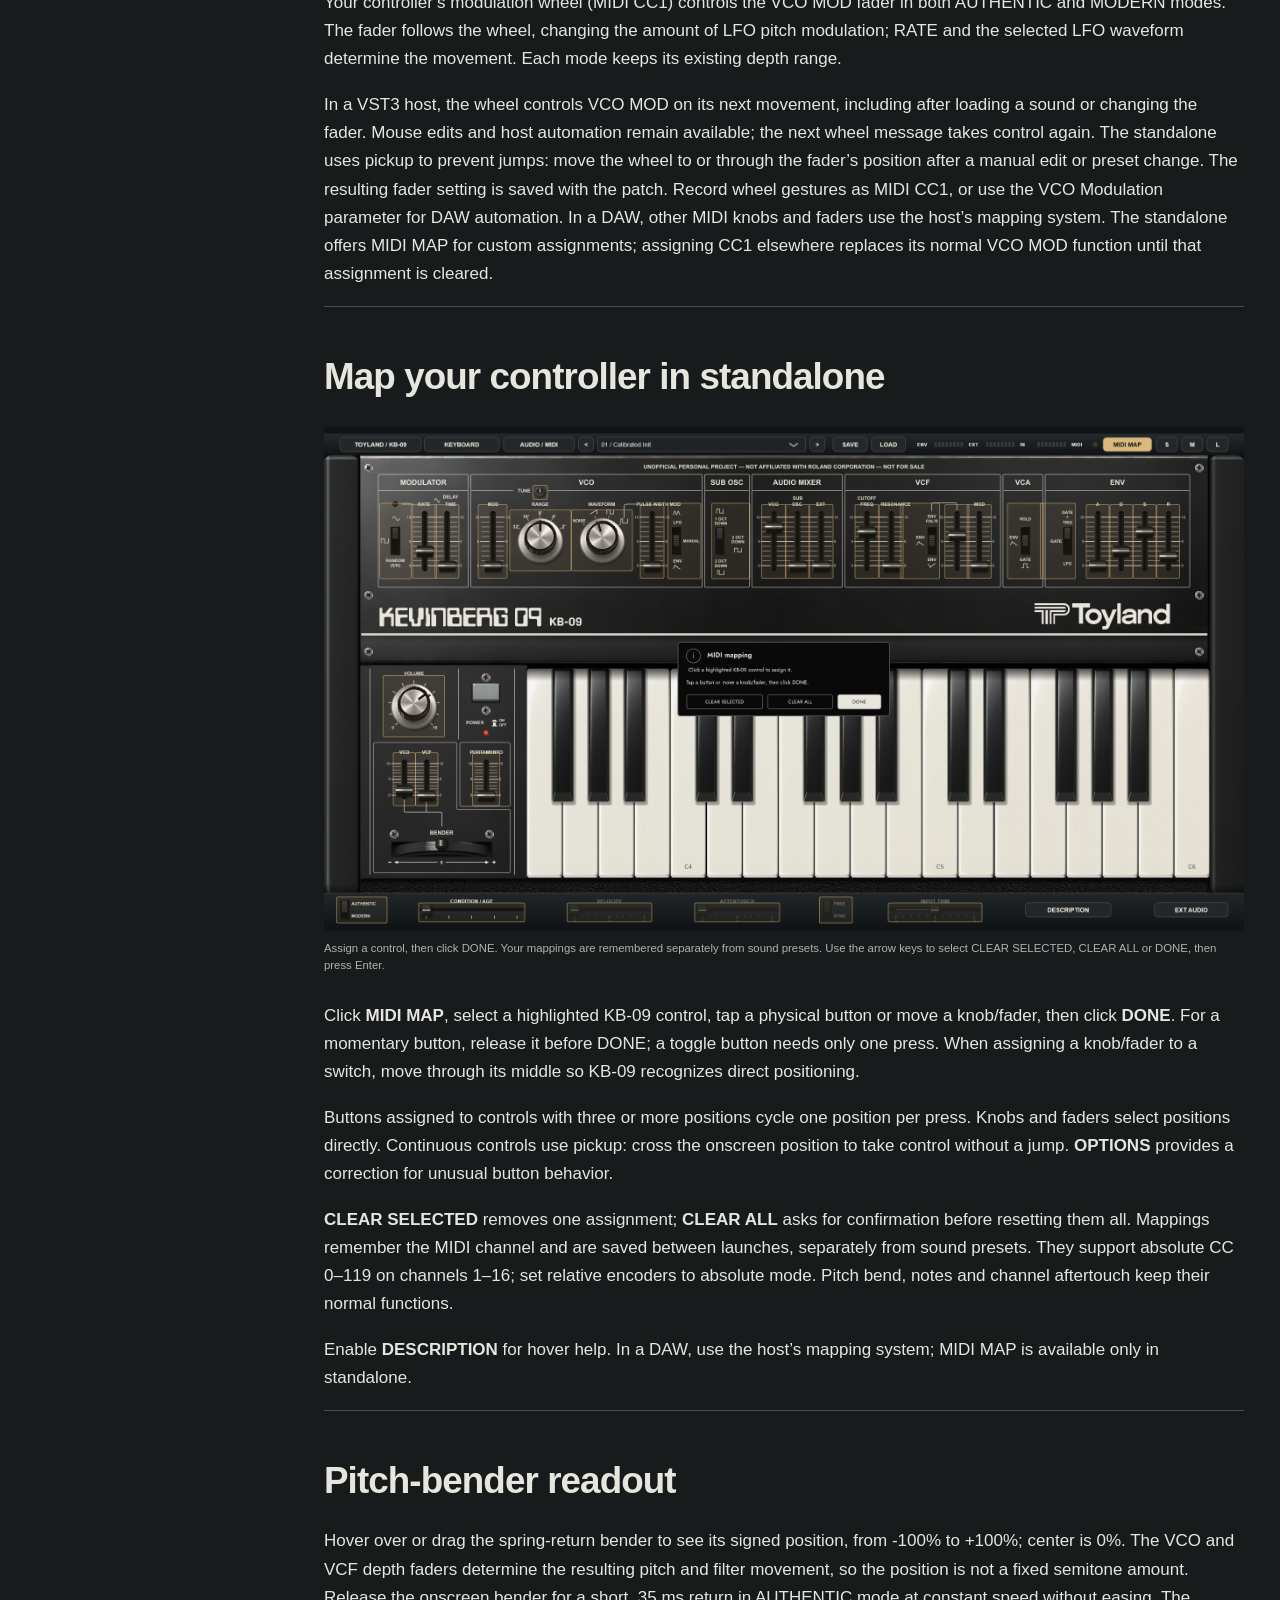
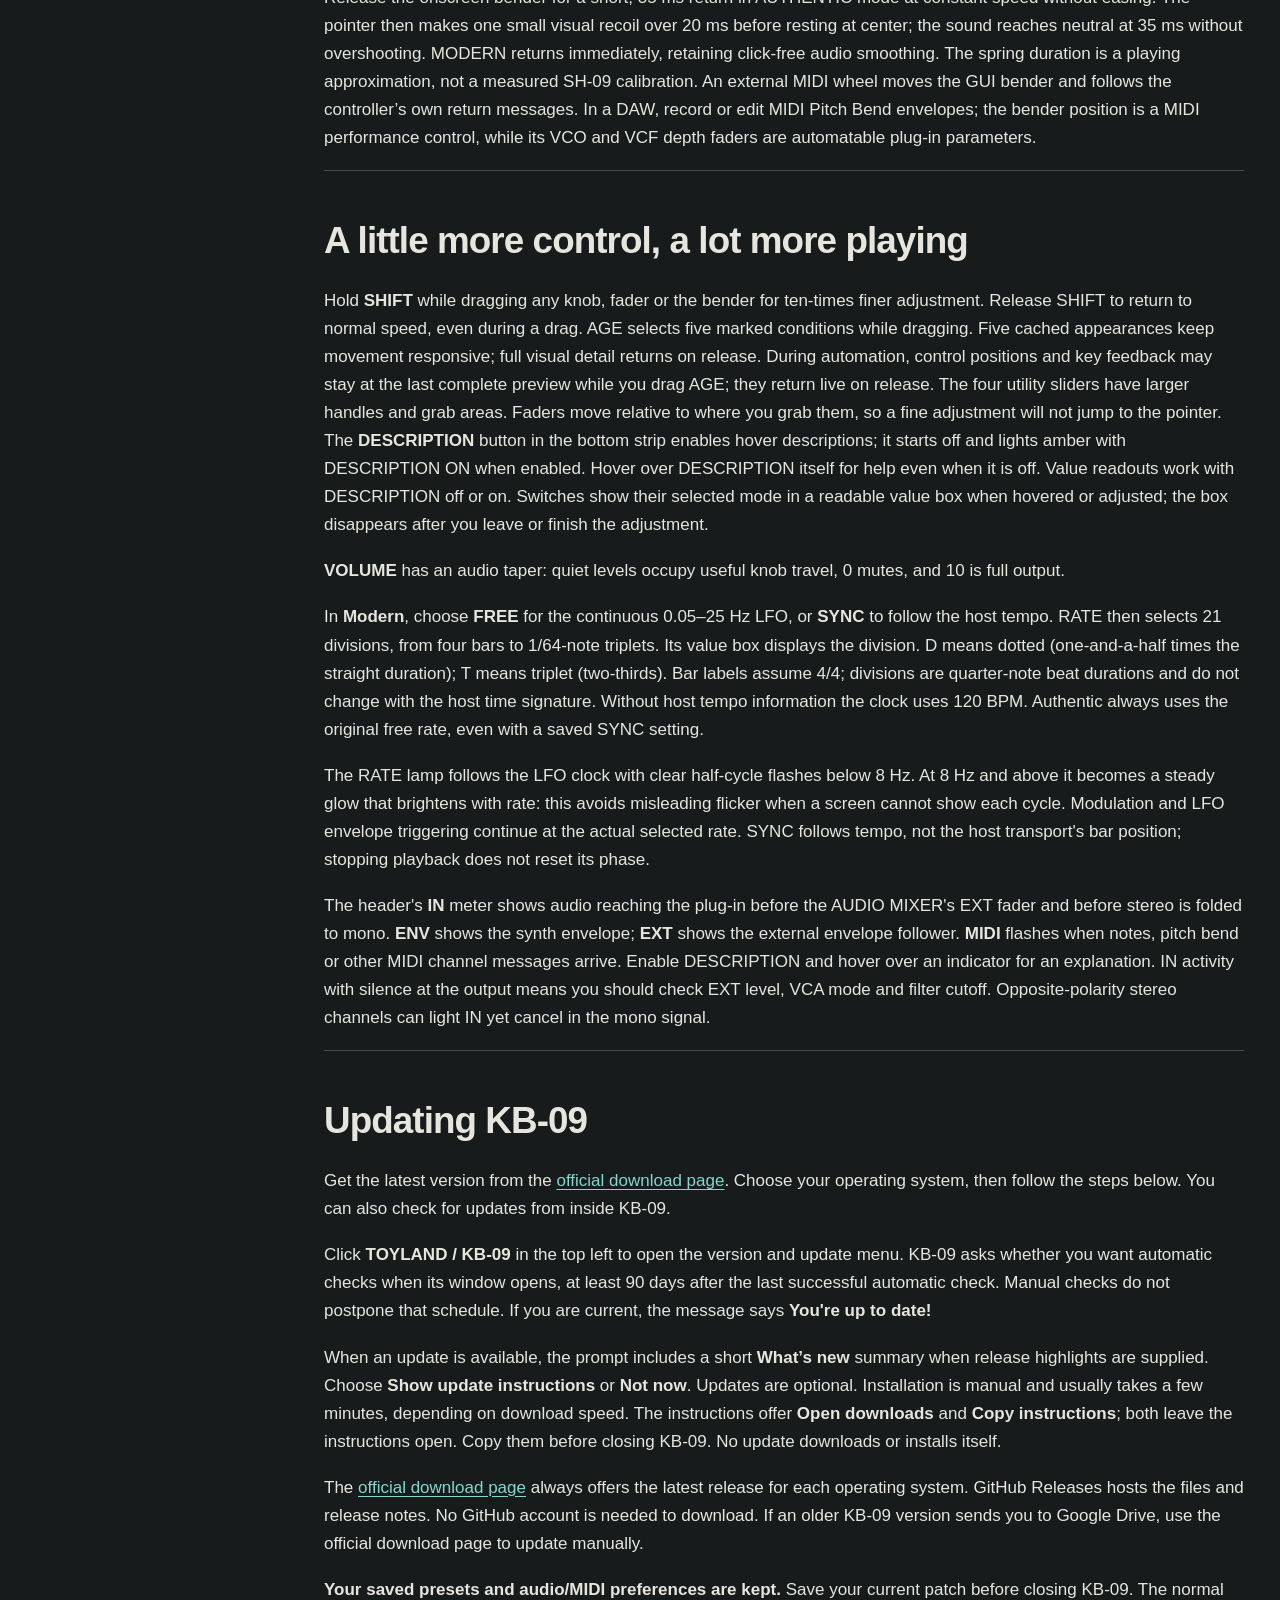
<file: docs/manual/index.html>
<!doctype html>
<html lang="en-US">
<head>
  <meta charset="utf-8">
  <meta name="viewport" content="width=device-width, initial-scale=1">
  <meta name="description" content="The Toyland KB-09 user guide: installation, playing, AGE, external audio filtering, presets and DAW display settings.">
  <title>Toyland KB-09 — A recreation of Kevin's Roland SH-09</title>
  <link rel="stylesheet" href="styles.css">
  <link rel="icon" type="image/png" href="assets/kb09-icon.png">
</head>
<body>
<a class="skip" href="#main">Skip to the guide</a>
<header class="masthead" id="top">
  <div class="masthead-inner">
    <a class="brand" href="#top" aria-label="Toyland KB-09 home">
      <svg viewBox="85 308 722 158" role="img" aria-labelledby="toyland-title"><title id="toyland-title">Toyland</title><image href="assets/marks.png" width="2172" height="724" /></svg>
    </a>
    <span class="edition">User Manual · Version 1.10.1 · October 31, 2026</span>
    <button class="print-button" type="button" onclick="window.print()">Print / Save PDF</button>
  </div>
</header>
<div class="layout">
<nav class="contents" aria-label="Guide contents">
  <p class="nav-title">YOUR KB-09</p>
  <a href="#features">01 · Discover KB-09</a>
  <a href="#filter-craft">02 · How we built the sound engine</a>
  <a href="#install">03 · Install &amp; open</a>
  <a href="#start">04 · Start playing</a>
  <a href="#age">05 · Meet AGE</a>
  <a href="#panel">06 · Learn the panel</a>
  <a href="#presets">07 · Save your sounds</a>
  <a href="#display">08 · A sharp, comfortable view</a>
  <a href="#daws">09 · Find your DAW</a>
  <a href="#external">10 · Filter external audio</a>
  <a href="#test-drive">11 · Take a test drive</a>
  <a href="#troubleshooting">12 · Solve a problem</a>
  <a href="#feedback">13 · Report a bug</a>
  <a href="#about">About this project</a>
</nav>
<main id="main">
<section class="hero" aria-labelledby="title">
  <p class="eyebrow">A PERSONAL SYNTHESIZER PROJECT</p>
  <svg class="instrument-mark" viewBox="846 308 1253 158" role="img" aria-labelledby="instrument-title"><title id="instrument-title">KEVINBERG 09 · KB-09</title><image href="assets/marks.png" width="2172" height="724" /></svg>
  <h1 id="title">Toyland KB-09</h1>
  <p class="subtitle">A recreation of Kevin's Roland SH-09, with a few cool extras. Free for everyone, forever.</p>
  <p class="intro">Fresh from the box or rescued from 1983? AGE takes the panel and circuit model on the same journey, from clean and calibrated to worn and full of character. Play basses and leads, or turn external guitar, drums and synths into a <strong>envelope filter</strong>: louder playing opens the filter further.</p>
  <div class="quick-links"><a href="#updates">Update KB-09 <span aria-hidden="true">↗</span></a><a href="#start">Play your first sound <span aria-hidden="true">↗</span></a><a href="#age">Explore AGE <span aria-hidden="true">↗</span></a><a href="#daws">Choose your DAW <span aria-hidden="true">↗</span></a></div>
  <p class="project-mark">UNOFFICIAL PERSONAL PROJECT — NOT AFFILIATED WITH ROLAND CORPORATION — NOT FOR SALE</p>
</section>
<aside class="notice"><strong>KB-09 1.10.1.</strong> Windows and Mac downloads include standalone and DAW versions. A separate Linux x86-64 download is standalone only; see <a href="#install">Which file do I need?</a>.</aside>

<section id="features">
  <p class="section-number">01 / DISCOVER KB-09</p><h2>Discover KB-09</h2>
  <p>KB-09 recreates the character of Kevin’s Roland SH-09 in a hands-on software instrument. A main oscillator, sub oscillator, resonant low-pass filter and envelope shape everything from deep bass to singing leads and noise percussion. Its signal path follows the SH-09 circuit design; the digital model reproduces how those stages shape and interact with the sound.</p>
  <p>Start with one of 24 factory sounds, then make it your own. AGE changes the instrument’s appearance and calibration, while External Input and its envelope follower let incoming guitar, drums or another synth control the filter. Play in your DAW or use the standalone with a MIDI keyboard.</p>
</section>

<section id="filter-craft">
  <p class="section-number">02 / INSIDE THE SOUND</p><h2>How we built the sound engine</h2>
  <h3>From a schematic to a playable instrument</h3>
  <p>We started with the SH-09’s circuit design and the way its controls connect. The main oscillator, divided sub oscillator and external input meet at the mixer; the resonant low-pass filter shapes that mixture, and the VCA controls its level. The envelope and LFO move those stages over time. Preserving those relationships gave KB-09 its starting structure.</p>
  <p>Turning that structure into software meant choosing mathematical approximations for the oscillator waveforms, envelope curves, gain stages and filter. We did not simulate every transistor and component. The schematic told us how the stages connect; our equations and their calibration still had to reproduce how those stages respond and interact.</p>
  <p>The sound engine processes at four times the host sample rate, with band-limited oscillator edges and filtered downsampling.</p>
  <h3>Inside the filter</h3>
  <p>The resonant filter was KB-09's biggest sound-design challenge. At high RESONANCE, the SH-09's filter becomes an oscillator in its own right. Add a steady VCO and sweep the filter slowly, and two sources of energy interact inside the circuit. Recreating that balance meant capturing a singing, stable resonance while retaining the movement and character of the hardware.</p>
  <h3>Our first approximation</h3>
  <p>Our earlier filter already had four nonlinear stages and a resonance feedback loop, so it could self-oscillate without a separate oscillator. But it gave all four stages the same saturation scale and used a generic soft limiter in the feedback path. Those choices made a working filter; they did not establish the right balance of internal levels and limiting for the SH-09.</p>
  <h3>What the oscillator-and-filter test revealed</h3>
  <p>The difficult case was a steady VCO feeding a self-oscillating filter while the filter swept slowly across the VCO’s harmonics. The model could be pulled too strongly toward the incoming oscillator’s pitch, producing plateaus that sounded like steps. With the VCO turned down, the filter swept smoothly. That distinction pointed us toward the interaction between input drive and resonance, rather than simply a stepped cutoff control. Increasing the processing rate alone did not remove the interaction.</p>
  <p><em>Is anybody actually reading this?</em></p>
  <h3>Refining the approximation</h3>
  <p>We then gave the stages different nonlinear headroom scales, informed by the schematic’s interstage gain relationships. Headroom determines how much signal a stage can handle before its response bends into saturation. We also replaced the generic feedback limiter with a diode-like equation, reflecting the circuit’s resonance-limiting path. The important change was the balance between incoming oscillator energy and the filter’s own oscillation, rather than simply turning the input down or adding a cleaner tone alongside it.</p>
  <p>The original Roland service schematic guides the four-stage filter and its resonance routing. KB-09 uses four nonlinear low-pass stages with instantaneous feedback, giving each stage an appropriate amount of internal signal headroom and controlling resonance with a separate nonlinear feedback limiter. The stages and limiter are solved together at each internal processing step. This helps the filter sustain its own tone as the incoming VCO changes, while preserving their interaction. Self-oscillation comes from the filter's feedback loop, with no separate sine generator or automatic volume correction.</p>
  <p>Some corrections are explicitly software calibration. For example, the model applies a resonance-dependent pitch correction to compensate for the oscillation-frequency shift introduced by its nonlinear equations. That correction is not an extra component copied from the schematic. Likewise, the chosen headroom and limiter scales are engineering calibration parameters, not measurements of every BA662 and diode in Kevin’s instrument.</p>
  <details class="filter-story"><summary>How we matched the SH-09 — recordings and waveform comparisons</summary><div class="disclosure-body">
  <p>The crucial test put a steady VCO into a self-oscillating filter while its pitch swept slowly past the VCO’s harmonics. The two signals interacted inside the filter, revealing whether its tone stayed steady, changed level or was pulled toward the incoming oscillator. We compared a collection of SH-09 and KB-09 recordings at different VCO mixer levels, alongside filter-only and oscillator-only recordings, captured at 96 kHz in 32-bit floating point. Listening, waveforms and frequency analysis guided the model toward the hardware’s balance of stable resonance and musical interaction. Matching pitch and relative signal levels made those comparisons more useful than copying slider positions alone.</p>
  <figure><img src="assets/vcf-sweep-comparison.png" alt="Two waveforms of an eighteen-second resonant sweep: Kevin's SH-09 above and the KB-09 model below, shown at the same time and amplitude scales."><figcaption>A slow self-oscillating filter sweep with steady VCO input. Both displays use the same scales. KB-09 uses fixed level calibration; no automatic leveling or peak normalization is applied.</figcaption></figure>
  <p>Listening checks were paired with tests of tuning, ordinary patch levels, stability and processing cost across sample rates. The aim was a faithful, playable instrument: steady where the hardware is steady, expressive where its signals interact, and responsive under the fingers.</p>
  <figure><img src="assets/vcf-waveform-detail.png" alt="A twelve-millisecond waveform detail comparing the SH-09 and KB-09, with matching time and amplitude scales."><figcaption>A closer look at the same recordings. Each excerpt starts at an upward zero crossing for easier viewing; the recordings are not phase locked. Fine differences in waveform shape remain.</figcaption></figure>
  </div></details>
  <h3>What the comparisons can tell us</h3>
  <p>These comparisons show one resonant setting, not every possible patch. Individual SH-09s vary with calibration and condition, and Kevin's instrument has decades of wear. His recordings provide a real musical reference; they are not assumed to define factory specifications. Natural beating and harmonic interaction remain part of the sound.</p>
  <p>This is a circuit-informed approximation, not a component-calibrated recreation of the BA662 stages or their limiting diodes. AGE is a creative condition model, not measured decades of wear. See the <a href="https://synthfool.com/docs/Roland/SH_Series/Roland%20SH09%20Service%20Manual.pdf">original Roland service notes</a>.</p>
  <p>The schematic supplied the structure; testing and recordings exposed where our first approximation needed refinement. The result aims to follow the hardware’s behavior more closely without claiming that the software is a literal simulation of every component. KB-09’s optional velocity, aftertouch and tempo-sync controls, along with its creative AGE model, are additions to that foundation. See the <a href="https://github.com/kevinberg84/toyland-kb09/blob/main/docs/FIDELITY.md">model’s current evidence and limits</a>.</p>
</section>

<section id="install"><p><strong>Official downloads:</strong> open the <a href="https://kevinberg84.github.io/toyland-kb09/#download">official KB-09 download page</a> and choose Windows, Mac or Linux. Its download buttons always point to the latest published release. GitHub hosts the ZIPs; the Source code archives on its release page are for building the project, not installing it. No GitHub account is needed to download the public release. The extracted synth and manual work offline.</p>
  <p class="section-number">03 / SETUP</p><h2>Install &amp; open</h2>
  <p id="system-requirements">Choose your operating system for requirements, installation and first-play instructions.</p>
  <p id="standalone"><strong>No DAW is required.</strong> Each download includes a standalone app. The synth and manual work offline; internet access is only needed for downloads, update checks, bug reports and external links.</p>
  <p><strong>Standalone MIDI receive channel:</strong> in AUDIO / MIDI, enable your controller under Active MIDI inputs, then choose All channels (the default) or 1–16 under MIDI receive channel. This applies to every enabled MIDI input and is remembered between launches. MIDI Learn follows the same choice. It does not change sound presets or DAW plug-in routing.</p>
  <details class="platform" id="install-windows"><summary>Windows</summary><div class="disclosure-body">
  <h3>Requirements</h3><p>64-bit Windows 10 or 11 on an Intel/AMD x64 processor; tested on Windows 11. The download includes a standalone EXE and VST3 for compatible 64-bit DAWs.</p>
  <h4>A comfortable starting point</h4><p>Windows 11; a four-core Intel Core i5-8250U or AMD Ryzen 5 2500U class processor or better; 8 GB RAM for standalone use, or 16 GB or more for DAW projects. Strong single-core performance matters more than a large core count for one instrument. On Windows, use your audio interface manufacturer’s native ASIO driver when available. In the standalone, choose ASIO as the audio device type in AUDIO / MIDI, then select your interface and output channels. Start with a 256- or 512-sample buffer and increase it if playback clicks or drops out; a smaller stable buffer reduces playing delay.</p><p>Allow at least 1 GB free for downloading, extracting and installing. An SSD and a 1920 × 1080 or larger display are recommended; smaller displays can use S. These are practical recommendations, not certified minimums. Your DAW’s requirements also apply.</p>
<p><strong>Audio setup:</strong> begin at 44.1 or 48 kHz with a 256-sample buffer. Try 512 if audio crackles, or 128 if playing feels delayed and your computer has room to spare. Higher sample rates and multiple instances increase CPU load. KB-09 reports 128 samples of processing latency, which compatible DAWs compensate for during playback. Wired headphones or an audio interface are preferable to Bluetooth for responsive playing.</p>
  <h3>Extract and open</h3><ol><li>Right-click the downloaded ZIP, choose <strong>Extract All…</strong>, and open the extracted folder.</li><li>Double-click <strong>Toyland KB-09 Standalone.exe</strong> to play immediately without installing. Windows may hide the .exe extension; choose the Application with the keyboard icon.</li><li>For an installed copy and VST3, close your music software, run <strong>INSTALL KB-09.cmd</strong>, allow the permission request, and follow the prompts. The installer offers a desktop shortcut. Afterward, the Start menu’s <strong>Play KB-09</strong> shortcut opens the standalone.</li><li>Reopen your DAW and find <strong>Toyland KB-09</strong> under instruments. Rescan VST3 plug-ins if needed. The installer uses the standard VST3 location.</li></ol>
  <p>For a portable desktop shortcut, right-click the EXE and choose <strong>Show more options &gt; Send to &gt; Desktop (create shortcut)</strong>. Keep the extracted folder in a permanent location.</p><aside class="notice" id="windows-warning"><strong>Windows protected your PC?</strong> This personal-project build is unsigned, so Microsoft Defender SmartScreen may show an unknown-publisher warning. If you downloaded KB-09 from the official GitHub Releases page and trust this copy, click <strong>More info</strong>, then <strong>Run anyway</strong>. A separate permission prompt may ask you to choose Yes for installation. If Run anyway is unavailable, <a href="#feedback">report the exact message on GitHub Issues</a> or your computer administrator. You do not need to disable Windows security. <a href="https://learn.microsoft.com/windows/security/operating-system-security/virus-and-threat-protection/microsoft-defender-smartscreen/">About Microsoft Defender SmartScreen</a>.</aside><h4>Standalone: play immediately</h4>
<ol><li>Connect your MIDI controller by USB, or connect its MIDI OUT to your audio interface’s MIDI IN.</li><li>Click <strong>AUDIO / MIDI</strong>. Select an audio output and enable your controller under <strong>Active MIDI inputs</strong>; scroll inside the settings if necessary. Close the settings and load <strong>01 / Calibrated Init</strong>.</li><li>Play your controller or click the onscreen keys. No DAW track needs arming. For the computer keyboard, enable <strong>KEYBOARD</strong> and play <strong>A W S E D F T G Y H U J K</strong> (C through the next C). <strong>Z / X</strong> shift octaves; keep the instrument focused. Typing in preset fields does not play notes.</li></ol>
<p>KB-09 remembers enabled MIDI inputs and reconnects them when available. Change the selection in AUDIO / MIDI whenever needed. If the controller is missing, reconnect it. If it will not enable, close other apps using that MIDI port. Choose a shared audio device if another app occupies an exclusive driver.</p>
  <h4>Desktop shortcut — now or later</h4><p>The installer installs both the VST3 and standalone, then asks <strong>Create a desktop shortcut for the standalone? [Y/n]</strong>. Press Enter for Yes. If you skipped it, rerun INSTALL KB-09.cmd and choose Yes; presets and preferences are retained. For a portable copy, right-click the EXE and choose Show more options &gt; Send to &gt; Desktop (create shortcut). Keep its folder in place. Opening the standalone directly does not offer this prompt.</p></div><p><strong>Shared Windows PC:</strong> the installer puts the app and VST3 in shared Program Files locations. Close KB-09 and music software in every signed-in account before updating. One installation updates that shared copy; presets and audio/MIDI preferences remain separate for each account. The optional desktop shortcut is created only for the account that started the installer. Other users can use the Start menu's Play KB-09 shortcut. Old portable copies and their shortcuts are separate; confirm the version under TOYLAND / KB-09.</p></details>
  <details class="platform" id="install-mac"><summary>Mac</summary><div class="disclosure-body">
  <h3>Requirements</h3><p>macOS 12 or later, Intel or Apple Silicon. The Mac download includes a universal standalone app, AU and VST3. Plug-ins require a compatible 64-bit host; Logic Pro and GarageBand use AU.</p>
  <h4>A comfortable starting point</h4><p>Apple M1 or newer is recommended. For Intel Macs, aim for a quad-core Core i5 class machine from around 2018 or newer that supports the required macOS. Allow 8 GB RAM for standalone use, or 16 GB or more for DAW projects. Audio uses Core Audio.</p><p>Allow at least 1 GB free for downloading, extracting and installing. An SSD and a 1920 × 1080 or larger display are recommended; smaller displays can use S. These are practical recommendations, not certified minimums. Your DAW’s requirements also apply.</p>
<p><strong>Audio setup:</strong> begin at 44.1 or 48 kHz with a 256-sample buffer. Try 512 if audio crackles, or 128 if playing feels delayed and your computer has room to spare. Higher sample rates and multiple instances increase CPU load. KB-09 reports 128 samples of processing latency, which compatible DAWs compensate for during playback. Wired headphones or an audio interface are preferable to Bluetooth for responsive playing.</p>
  <h3>Extract and open</h3><ol><li>Extract the Mac ZIP completely and double-click <strong>Toyland KB-09 Standalone.app</strong> to play without installing.</li><li>For an installed copy, quit your music software and run <strong>INSTALL KB-09.command</strong>. Press Return when prompted. The standalone installs in your home Applications folder, and the installer offers a desktop shortcut.</li><li>AU/VST3 installation is optional and installs plug-ins for all users. Enter your Mac login password when asked; typed characters remain hidden.</li><li>Reopen your music software and rescan plug-ins. Use AU in Logic Pro or GarageBand; other compatible hosts can use VST3.</li></ol><aside class="notice" id="mac-warning"><strong>macOS cannot verify the developer?</strong> The Mac release is ad-hoc signed, not Developer ID signed or notarized. macOS may warn that the developer cannot be verified or that Apple cannot check this software. If you downloaded this copy from the official GitHub Releases page and want to allow it, first try opening the installer or loading KB-09, then open <strong>Apple menu &gt; System Settings &gt; Privacy &amp; Security</strong>. Look for the blocked item and choose <strong>Open Anyway</strong>, authenticate if asked, and confirm Open. Reopen your music software and try KB-09 again. The option may only appear after the blocked attempt, and plug-in handling varies by host and macOS version. If there is no option or the plug-in still fails, report the exact <a href="#feedback">message on GitHub Issues</a>. Do not disable Gatekeeper or override an alert saying malware was found or the software will damage your computer. <a href="https://support.apple.com/102445">Apple’s illustrated security instructions</a>. Apple AU validation passed on the build runner after system-wide installation. This does not establish compatibility with your particular host. Please <a href="#feedback">report</a> your Mac, macOS and host versions when testing.</aside><h4>Standalone: play immediately</h4>
<ol><li>Connect your MIDI controller by USB, or connect its MIDI OUT to your audio interface’s MIDI IN.</li><li>Click <strong>AUDIO / MIDI</strong>. Select an audio output and enable your controller under <strong>Active MIDI inputs</strong>; scroll inside the settings if necessary. Close the settings and load <strong>01 / Calibrated Init</strong>.</li><li>Play your controller or click the onscreen keys. No DAW track needs arming. For the computer keyboard, enable <strong>KEYBOARD</strong> and play <strong>A W S E D F T G Y H U J K</strong> (C through the next C). <strong>Z / X</strong> shift octaves; keep the instrument focused. Typing in preset fields does not play notes.</li></ol>
<p>KB-09 remembers enabled MIDI inputs and reconnects them when available. Change the selection in AUDIO / MIDI whenever needed. If the controller is missing, reconnect it. If it will not enable, close other apps using that MIDI port. Choose a shared audio device if another app occupies an exclusive driver.</p>
  <h4>Desktop shortcut — now or later</h4><p>INSTALL KB-09.command installs the standalone and offers <strong>Create a desktop shortcut for the standalone? [Y/n]</strong> before asking about AU/VST3. Press Return for Yes. If you skipped it, rerun the installer and choose Yes; decline AU/VST3 if you only want the standalone shortcut. Presets and preferences are retained. Opening the portable standalone directly does not offer this prompt.</p></div></details>
  <details class="platform" id="linux-standalone"><summary>Linux — standalone only</summary><div class="disclosure-body">
  <h3>Requirements</h3><p>64-bit x86-64 (AMD or Intel), glibc 2.35 or later, with X11 or XWayland and ALSA or JACK. Intended for a current Arch desktop. This is a native standalone build; no DAW, Wine or plug-in installation is required. Standalone operation has been confirmed by a user on Arch Linux with KDE, XWayland and PipeWire. Startup update and shortcut prompts are serialized to prevent overlapping dialogs. This is not a guarantee for every Linux setup.</p>
  <h4>A comfortable starting point</h4><p>A four-core Intel Core i5-8250U or AMD Ryzen 5 2500U class processor or better, and 8 GB RAM. Strong single-core performance helps. On a PipeWire desktop, <code>pipewire-alsa</code> can provide ALSA routing; Wayland sessions need XWayland.</p><p>Allow at least 1 GB free for downloading, extracting and installing. An SSD and a 1920 × 1080 or larger display are recommended; smaller displays can use S. These are practical recommendations, not certified minimums. Your DAW’s requirements also apply.</p>
<p><strong>Audio setup:</strong> begin at 44.1 or 48 kHz with a 256-sample buffer. Try 512 if audio crackles, or 128 if playing feels delayed and your computer has room to spare. Higher sample rates and multiple instances increase CPU load. KB-09 reports 128 samples of processing latency, which compatible DAWs compensate for during playback. Wired headphones or an audio interface are preferable to Bluetooth for responsive playing.</p>
  <h3>Extract and open</h3><ol><li>Extract <strong>Toyland KB-09 for Linux (Standalone Only).zip</strong> completely into a permanent location.</li><li>Open <strong>Start KB-09.sh</strong>. If it opens as text, open a terminal in the extracted folder and run <code>bash './Start KB-09.sh'</code>. The launcher makes the included synth executable; no administrator access is needed.</li><li>Optionally run <strong>Create desktop shortcut.sh</strong> and allow launching if your desktop asks. Rerun it after moving the folder.</li></ol><aside class="notice" id="linux-launch-help"><strong>Linux launch warnings and audio troubleshooting</strong>
  <p>Linux desktops can differ in script permissions, display support and audio routing. These fixes cover the expected setup issues on a current Arch system.</p>
  <details><summary>Show Linux setup fixes</summary>
  <p><strong>Script opens as text or says Permission denied:</strong> open a terminal in the extracted folder and run <code>bash './Start KB-09.sh'</code>. The launcher makes the synth executable. If execution is still denied, move the complete folder into your home folder; removable or network drives may prohibit execution. Run as your normal user, not root.</p>
  <p><strong>Missing shared library:</strong> on Arch, perform a normal full system update and install missing runtime dependencies. The runtime package list is <code>alsa-lib freetype2 fontconfig curl libx11 libxext libxinerama libxrandr libxcursor libxrender libxi libxcomposite</code>. For example: <code>sudo pacman -Syu --needed alsa-lib freetype2 fontconfig curl libx11 libxext libxinerama libxrandr libxcursor libxrender libxi libxcomposite</code>. Do not replace system libraries with downloaded individual files. A <code>GLIBC_2.35 not found</code> error means the system is older than this binary supports; use a supported, fully updated distribution.</p>
  <p><strong>No window on Wayland:</strong> KB-09 needs XWayland for its X11 interface. Confirm <code>xorg-xwayland</code> is installed and your desktop permits X11 applications. A remote/headless session without an X display cannot show the standalone window. <a href="https://archlinux.org/packages/extra/x86_64/xorg-xwayland/">Arch XWayland package</a>.</p>
  <p><strong>No audio or device busy:</strong> choose the intended output in AUDIO / MIDI. On a desktop already using PipeWire, <code>pipewire-alsa</code> provides ALSA routing through it; select the default device if the hardware device is occupied by another audio server. Choose JACK in AUDIO / MIDI when a JACK-compatible server and client libraries are installed. PipeWire users can use its JACK compatibility layer (pipewire-jack). ALSA remains available. Windows retains ASIO, WASAPI and DirectSound; macOS uses CoreAudio. Begin at 48 kHz and 256 or 512 samples, and try the built-in output to isolate an interface problem. <a href="https://archlinux.org/packages/extra/x86_64/pipewire-alsa/">Arch PipeWire ALSA package</a>.</p>
  <p><strong>MIDI is silent:</strong> enable the controller under Active MIDI inputs, check MIDI receive channel, and try KEYBOARD to distinguish MIDI setup from audio setup. If launch still fails, run the launcher in a terminal and report the exact <a href="#feedback">message on GitHub Issues</a>, distribution, desktop/session and audio device. Include your particular audio and MIDI setup so the report can be reproduced.</p>
  </details></aside><h4>Standalone: play immediately</h4>
<ol><li>Connect your MIDI controller by USB, or connect its MIDI OUT to your audio interface’s MIDI IN.</li><li>Click <strong>AUDIO / MIDI</strong>. Select an audio output and enable your controller under <strong>Active MIDI inputs</strong>; scroll inside the settings if necessary. Close the settings and load <strong>01 / Calibrated Init</strong>.</li><li>Play your controller or click the onscreen keys. No DAW track needs arming. For the computer keyboard, enable <strong>KEYBOARD</strong> and play <strong>A W S E D F T G Y H U J K</strong> (C through the next C). <strong>Z / X</strong> shift octaves; keep the instrument focused. Typing in preset fields does not play notes.</li></ol>
<p>KB-09 remembers enabled MIDI inputs and reconnects them when available. Change the selection in AUDIO / MIDI whenever needed. If the controller is missing, reconnect it. If it will not enable, close other apps using that MIDI port. Choose a shared audio device if another app occupies an exclusive driver.</p>
  <h4>Desktop shortcut — now or later</h4><p>Run <strong>Create desktop shortcut.sh</strong> whenever you want a shortcut. If it opens as text, run <code>bash './Create desktop shortcut.sh'</code> in the extracted folder. Allow launching if your desktop asks. Keep the synth folder in place and rerun the script after moving it. Opening the standalone does not prompt to create a shortcut.</p></div></details>
</section>

<section id="start">
  <p class="section-number">04 / FIRST SOUND</p><h2>Start playing</h2>
  <details class="quick-start"><summary>Play your first sound</summary><div class="disclosure-body"><ol class="steps"><li><a href="#standalone">Open the standalone app</a>, or <a href="#install">install the version for your computer</a> and load <strong>Toyland KB-09</strong> on a DAW instrument/MIDI track.</li><li>Choose <strong>01 / Calibrated Init</strong> in the preset field along the top.</li><li>Turn down your listening level, play a MIDI keyboard (enable MIDI monitoring if using a DAW), or enable KEYBOARD in the standalone app. You can also click KB-09's keys.</li><li>Move <strong>CUTOFF FREQ</strong> to hear the sound darken or brighten. Add a little <strong>RESONANCE</strong> for a stronger filter peak.</li><li>Try <strong>02 / Fundamental Bass</strong> or <strong>04 / Singing Lead</strong>, then <a href="#presets">save a sound of your own</a>.</li></ol>
  <p>KB-09 is <strong>monophonic</strong>: it plays one note at a time, with the lowest held note taking priority. Overlapping notes and the envelope trigger switch shape its legato behavior. Click and hold an onscreen key, or hold a MIDI note, to see the key depress and darken. A small amber bar along the key's lower edge identifies the active note; other held keys remain shaded without a colored marker. The marks disappear when the keys are released.</p>
  <div class="callout"><strong>No DAW? Use the standalone app.</strong> <code>Toyland KB-09 Standalone</code> is a complete playable virtual synth. Choose your audio output and MIDI input in its audio/MIDI settings, then select a preset and play. It does not record a song or replace a DAW.</div></div></details>
</section>

<section id="age">
  <p class="section-number">05 / CHARACTER</p><h2>Meet AGE</h2>
  <p class="lead">Choose the condition of your instrument.</p>
  <p><strong>CONDITION / AGE</strong> lives below the instrument. At <strong>1 / Minty</strong> it selects the healthy calibration profile. Turn it up to explore a more played-in instrument, then turn it back whenever you like. AGE is saved with your sound and works in both Authentic and Modern modes.</p>
  <p>Click a marked AGE position or drag its cap to select one of five conditions. Each appearance has one name:</p>
<details><summary>The five AGE conditions</summary><ol><li><strong>Minty</strong> — fresh and calibrated.</li><li><strong>Seen Some Shit</strong></li><li><strong>Vintage, Baby!</strong></li><li><strong>Sold As-Is</strong></li><li><strong>Fire Hazard</strong> — the most worn condition.</li></ol><p>The five marked settings run from 1 to 5, with one appearance and name per setting. AGE is saved with your patch.</p></details>
<p>Inspired by Kevin's own aged SH-09, AGE changes both the synth's appearance and its circuit behavior.</p>
  <h3>What changes?</h3>
  <div class="two-col"><div><h4>Appearance</h4><p>Keys and printed legends yellow, keys become scuffed and uneven, and knobs lose their shine. Slider caps twist, lean and go missing. Dust gathers between the main-panel switch ridges and in the upper cheek joints. The screws gradually turn matte with mostly dark tarnish and a little rust; some heads become stripped. The side cheeks collect fine scratches, superficial scuffs and gouges along their outer edges and corners. Knob tops gather uneven grime around their edges. At Fire Hazard, the bender pointer breaks off. Silver trim dulls and pits without rusting. The bottom utility strip, including AUTHENTIC / MODERN and FREE / SYNC, and all dialogs keep their clean appearance at every AGE setting.</p><p>The controls continue to work through every condition. Lower AGE whenever you want to bring back the caps, intact bender and fresher panel.</p></div><div><h4>Sound</h4><p>AGE gradually shifts pitch calibration, filter tuning, resonance and envelope timing. The same setting gives the same condition each time, so it can be saved with a patch.</p><p>AGE is a creative condition control rather than a clock counting elapsed years. It does not add random crackles or make a worn key stop playing.</p></div></div>
  <h3>Try this</h3><p>Save a favorite patch. Hold one note and move AGE slowly from fresh to worn. Compare the subtle sound changes, then explore the filter and envelope with AGE at a setting you like. Inspect the panel at L size, and load your saved patch whenever you want to return to the starting point.</p>
</section>

<section id="panel">
  <p class="section-number">06 / HANDS ON</p><h2>Learn the panel</h2>
  <div class="panel-age-controls"><button id="panel-age-next" type="button" aria-controls="panel-age-picture">Next AGE ↻</button><span id="panel-age-label" role="status" aria-live="polite">1 / Minty</span></div><figure id="panel-age-picture"><img data-panel-age="1" src="assets/panel-age-1.png" alt="KB-09 at Minty" width="2880" height="1620">
<img data-panel-age="2" src="assets/panel-age-2.png" alt="KB-09 at Seen Some Shit" width="2880" height="1620" hidden>
<img data-panel-age="3" src="assets/panel-age-3.png" alt="KB-09 at Vintage, Baby!" width="2880" height="1620" hidden>
<img data-panel-age="4" src="assets/panel-age-4.png" alt="KB-09 at Sold As-Is" width="2880" height="1620" hidden>
<img data-panel-age="5" src="assets/panel-age-5.png" alt="KB-09 at Fire Hazard" width="2880" height="1620" hidden><figcaption>Compare all five appearances with Next AGE. This illustration does not change the synth’s sound.</figcaption></figure>
  <p>Drag sliders vertically; drag a knob vertically or horizontally. Hover or drag to read its value bubble. Most sound controls use a <strong>0–10</strong> display; TUNE displays cents in Authentic mode and semitones in Modern mode. Double-click a continuous control to return to its default. Click or drag the ridged switches, or click their adjacent labels. Focused switches also accept arrow keys, Home and End.</p>
  <p>Click the gray <strong>POWER</strong> button to switch the instrument on or off. It stands tall when OFF and sits lower when ON; the red lamp below the POWER label lights when the synth is on. Switching it off mutes the sound and clears held notes. Play a fresh note after switching it back on.</p>
  <div class="table-wrap"><table class="control-table"><thead><tr><th>Section</th><th>What it does</th><th>A first experiment</th></tr></thead><tbody>
  <tr><td>MODULATOR</td><td>The low-frequency oscillator (LFO) moves pitch, filter or pulse width. Select sine, square or random/sample-and-hold; RATE sets speed: 0.2–25 Hz in Authentic, or 0.05–25 Hz in Modern FREE mode. The Modern extension affects only the lowest fifth of RATE travel; the remaining travel covers the same rates in both modes. DELAY TIME delays the sine modulation rise.</td><td>Add a little VCO MOD for vibrato. PWM uses the undelayed sine LFO.</td></tr>
  <tr><td>VCO</td><td>The main oscillator selects noise, saw, square or variable pulse. RANGE changes octave. RANGE and WAVEFORM switch immediately between their marked positions, with no intermediate resting positions. TUNE spans ±65 cents in Authentic mode and ±12 semitones (one octave each way) in Modern mode; its center remains unchanged. Small labels near the bottom of the C-key top faces show the main oscillator’s octave at the current RANGE setting in both Authentic and Modern modes (middle C = C4 at 8′); they follow RANGE, while the incoming MIDI notes stay the same. Sub-oscillator notes sound below those labels. PULSE WIDTH MOD selects LFO, Manual or Envelope.</td><td>Select variable pulse, then raise PULSE WIDTH in Manual mode.</td></tr>
  <tr><td>SUB OSC</td><td>A divider adds a square one octave down, square two octaves down, or narrow pulse two octaves down.</td><td>Raise SUB OSC in the mixer for a heavier bass.</td></tr>
  <tr><td>AUDIO MIXER</td><td>Balances VCO, SUB OSC and the external audio input.</td><td>Lower VCO and raise SUB to hear the divider on its own.</td></tr>
  <tr><td>VCF</td><td>The low-pass filter removes upper frequencies. CUTOFF sets brightness; RESONANCE emphasizes the cutoff region. High resonance makes the filter self-oscillate. MOD adds LFO motion; ENV adds positive envelope, inverted envelope or external-follower motion for envelope filtering.</td><td>Lower cutoff, add ENV and use a short DECAY for a plucked tone.</td></tr>
  <tr><td>VCA</td><td>HOLD passes sound continuously and keeps the last sounding key visibly depressed; ENV shapes level with ADSR; GATE follows held notes.</td><td>Use ENV for expressive note shapes. HOLD can keep sounding after keys are released.</td></tr>
  <tr><td>ENVELOPE</td><td>A = rise time; D = fall to sustain; S = held level; R = fade after release. Gate + Trigger re-attacks when the effective note changes; Gate supports legato; LFO provides cyclic triggering while a note is selected.</td><td>Increase A and R for a soft entrance and tail.</td></tr>
  <tr><td>PERFORMANCE BAY</td><td>VOLUME sets output level; PORTAMENTO glides between pitches. The bender returns to center; its VCO and VCF sliders set separate sensitivities. POWER mutes the instrument.</td><td>Add portamento and overlap two notes. Play a fresh note after turning power back on.</td></tr>
  </tbody></table>
<p><strong>Finer control at low settings:</strong> PORTAMENTO, VCO MOD, VCF MOD and VCF ENV/FOL’R depth use a squared physical response. Half the slider travel gives one quarter of the effect amount, with the full range still available at the top. On-screen movement, MIDI Learn and the modulation wheel use the same response. Existing presets and DAW parameter automation retain their stored effect amounts; a recalled cap may sit higher under the new scale. Recorded MIDI CC performances use the new response and can sound different.</p>

  <h3 id="filter-self-oscillation">Play the filter itself</h3>
  <p>Lower VCO, SUB OSC and EXT to zero, set VCA to HOLD, lower VCF MOD and ENV, then raise RESONANCE until the filter sings. CUTOFF FREQ sets its pitch; the keyboard and VCF bender depth also move it. Start with a low listening level.</p>
  <p>For the model’s development and recording comparisons, see <a href="#filter-craft">How we built the sound engine</a>.</p>
</div>
  <h3>Authentic &amp; Modern</h3>
  <p><strong>Authentic</strong> keeps the original-style routing and ignores the optional velocity, aftertouch, LFO tempo-sync and input-trim settings. Those controls dim. <strong>Modern</strong> enables them: velocity controls level, channel aftertouch opens the filter (up to three octaves at full pressure and AFTERTOUCH amount), FREE extends RATE down to one cycle every 20 seconds; SYNC locks RATE to musical grid divisions, and INPUT TRIM adjusts external input by ±24 dB. Return to Modern to use their retained settings.</p>
  <p>Modern provides deeper maximum LFO modulation: ±36 semitones for VCO pitch and ±8 octaves for the VCF, compared with Authentic's ±12 semitones and ±5 octaves. These are software design ranges. The bender sensitivities are separate.</p>
  <p>The header's <strong>ENV</strong> and <strong>EXT</strong> indicators show the synth envelope and external envelope-follower activity, respectively. <strong>EXT AUDIO</strong> opens a routing reminder in the same dialog style as the other KB-09 windows; choose OK to close.</p>
</section>


<section id="presets">
  <p class="section-number">07 / YOUR SOUNDS</p><h2>Save your sounds</h2>
  <ol><li>Adjust the panel, including AGE and the Authentic/Modern choice.</li><li>Click <strong>SAVE</strong>, choose a location you can find again and give the sound a name. KB-09 writes a <code>.kb09</code> file.</li><li>To recall it, click <strong>LOAD</strong> and select that <code>.kb09</code> file.</li></ol>
  <p><strong>SAVE</strong> starts in <strong>Documents / Toyland KB-09 Presets</strong>, with writable copies of all twenty-four factory patches. Choose another folder whenever you like. <strong>LOAD</strong> starts in the folder where you most recently saved a patch, even after reopening KB-09. Loading a patch from elsewhere does not change that default.</p>
  <p><strong>Closing the standalone:</strong> choose <strong>Save</strong>, <strong>Don't Save</strong>, or <strong>Cancel</strong>. Use the arrow keys to switch the highlighted Save / Don't Save / Cancel choice, Enter to choose it, or Esc to cancel. Save lets you name a .kb09 file and opens that saved patch next launch. Don't Save starts the next launch with Calibrated Init. Cancel leaves the app open; canceling the save dialog or a failed save also leaves it open. If the saved startup file is moved or deleted, KB-09 falls back to Calibrated Init. DAW projects continue to restore their own plug-in state.</p>
  <p>The loaded filename appears in the preset field. The twenty-four factory presets remain available; selecting one recalls its original settings. Save your edits before choosing another sound. Canceling a file dialog or rejecting an invalid preset leaves the current sound unchanged.</p>
  <p>A preset saves the sound parameters, including AGE. It does not save held notes, the current envelope position, power or window placement. Your DAW also saves the patch with its project; external track routing belongs to that DAW project.</p>
  <details><summary>What is in the factory bank?</summary><p>01 Calibrated Init · 02 Fundamental Bass · 03 Hollow Pulse · 04 Singing Lead · 05 Resonant Steps · 06 Soft PWM · 07 Low Drum · 08 Noise Snare · 09 Random Circuit · 10 Filter Whistle · 11 Sub Drone · 12 External Filter · 13 External Follower · 14 Played-in Bass · 15 Modern Expression · 16 Modern Clockwork · 17 Iron Foundation · 18 PWM Heavyweight · 19 Roadworn Growl · 20 Resonant Rubber · 21 Pure Feedback · 22 Hot Feedback · 23 Sold As-Is Transmission · 24 Aftertouch Brass.</p><p>Start with <strong>Iron Foundation</strong> for a deep saw/sub bass, <strong>PWM Heavyweight</strong> for a moving pulse bass, or <strong>Roadworn Growl</strong> and <strong>Resonant Rubber</strong> for more filter bite. <strong>Pure Feedback</strong> and <strong>Hot Feedback</strong> use only the self-oscillating filter: VCO and SUB OSC are down; try CUTOFF, PORTAMENTO and the bender. <strong>Aftertouch Brass</strong> responds to velocity and channel pressure in MODERN mode.</p><p>The factory bank includes sounds from Minty through Fire Hazard. AGE is saved with each sound; change it freely to compare the same patch at different conditions.</p><p>External Filter and External Follower need routed audio. Random Circuit and Sub Drone use VCA Hold and can continue sounding without a held note.</p></details>
</section>

<section id="display">
  <p class="section-number">08 / SEE THE DETAIL</p><h2>A sharp, comfortable view</h2>
  <p>Use KB-09’s size buttons to choose a comfortable view. For blurry or low-resolution output, see <a href="#blurry-display">Solve a problem</a>.</p>
  <div class="size-cards"><div><b>S</b><span>Compact</span><p>Fits within about 65% of the available width and height.</p></div><div><b>M</b><span>Room to play</span><p>Fits within about 90% of available width and height.</p></div><div><b>L</b><span>All the detail</span><p>Requests the monitor's available work area.</p></div></div>
  <p>The panel keeps its original proportions. Different screen shapes can leave dark margins. The maximize/restore button is at the top right. A DAW controls its own plug-in frame and may restrict movement or size requests.</p>
  <p><strong>Swipe up to fill the screen:</strong> in the standalone, drag KB-09's own top header upward to the top edge of the screen, then release to enter L. With touch, use the same upward drag. Pull the header down to restore the preceding size. This fills the available work area while keeping the panel's proportions; on Windows the taskbar remains accessible. Compatible floating plug-in windows on Windows support the same gesture, but a DAW may control placement. Use S/M/L or the maximize/restore button if the host restricts dragging.</p>
  <p>Keep the display at its native resolution and retain the DAW's normal HiDPI support. Labels and drawn details stay sharp at the chosen size; photographic surfaces retain the detail of their source images.</p>
</section>

<section id="daws">
  <p class="section-number">09 / YOUR WORKSPACE</p><h2>Find your DAW</h2>
  <p>Choose your DAW to expand its display and setup instructions. These instructions help KB-09 render at its own resolution while you use S/M/L to choose its size. Menu wording and available options vary by DAW version; vendor documentation is linked with each recipe.</p>

  <details id="live" class="host"><summary>Ableton Live</summary><div class="disclosure-body">
    <p>For a blurry KB-09 window on Windows, find the plug-in in Live's Browser, right-click it and <strong>disable Auto-Scale Plug-in Window</strong>, if offered. Kevin confirmed on 7 October 2026 that this fixed the display in his Live setup.</p>
    <p>Then use KB-09's S, M or L button for size. If the change is not reflected, close/reopen the editor. If needed, save the patch and try a freshly inserted instance.</p>
    <p class="source-note">Option availability varies by Live version and plug-in format. Ableton's general description excludes VST3, although this toggle worked for Kevin's KB-09 setup. <a href="https://help.ableton.com/hc/en-us/articles/209775985-High-DPI-monitor-support">Ableton HiDPI guidance</a>.</p>
    <p>Load KB-09 on a MIDI track, enable monitoring/arm as appropriate, and choose the keyboard as MIDI From. For audio processing, use <a href="#external-live">Live external-input routing</a>.</p>
  </div></details>
  <details id="cubase" class="host"><summary>Cubase / Nuendo</summary><div class="disclosure-body">
    <p>Keep the DAW's global <strong>Enable HiDPI</strong> option on. Open the plug-in window's <strong>Functions</strong> menu, or its unused-space context menu. If present, leave <strong>Allow Window to be Resized</strong> unchecked so KB-09 can handle its own scale. Steinberg provides that option to help plug-ins without their own DPI handling.</p>
    <p>Close/reopen the editor and try a fresh instance if needed. Use KB-09's own S/M/L buttons to choose a comfortable size.</p>
    <p class="source-note">See <a href="https://www.steinberg.help/r/cubase-pro/15.0/en/cubase_nuendo/topics/audio_effects/audio_effects_control_panel_context_menu_r.html">Cubase Pro 15 window options</a> and <a href="https://www.steinberg.help/r/nuendo/14.0/en/cubase_nuendo/topics/audio_effects/audio_effects_control_panel_context_menu_r.html">Nuendo 14 window options</a>. Menus can differ between versions and plug-in types.</p>
  </div></details>
  <details id="studio-one" class="host"><summary>Studio One / Fender Studio Pro</summary><div class="disclosure-body">
    <p>Retain the application's High-DPI mode. In the plug-in editor tab's settings menu, turn <strong>Enable System DPI Scaling</strong> off when offered. That option makes older small interfaces larger through bitmap scaling and can blur a plug-in that already handles its own scale.</p>
    <p>Reopen the editor, and save your patch before trying a new instance if needed. For Studio One 7, search the setting name in <strong>Help &gt; Studio One Reference Manual</strong>; the current online manual is branded Fender Studio Pro 8.1, so its application menu name differs.</p>
    <p class="source-note"><a href="https://fenderstudiopromanual.fender.com/en/Content/Setup_Topics/General_Options.htm">Official display options</a> · <a href="https://presonus.software/developer/technical-note-system-dpi-scaling.pdf">How System DPI Scaling works</a>.</p>
  </div></details>
  <details id="fl-studio" class="host"><summary>FL Studio</summary><div class="disclosure-body">
    <p>Open the plug-in wrapper's additional settings and its <strong>Settings</strong> tab. Enable <strong>DPI aware</strong> so the plug-in handles its own scale. Keep KB-09's own size buttons as the normal sizing controls.</p>
    <p>If the ordinary DPI-aware setting does not resolve the display, Image-Line also documents <strong>Processing &gt; Make bridged</strong> plus <strong>DPI aware when bridged</strong> as a rescaling option. Save a wrapper favorite preset to retain GUI settings, then reopen the plug-in from it.</p>
    <p class="source-note">See the <a href="https://www.image-line.com/fl-studio-learning/fl-studio-online-manual/html/plugins/wrapper.htm">official Plugin Wrapper manual</a>. Main GUI Scaling changes the whole DAW and requires a restart; start with the plug-in wrapper settings for a problem affecting KB-09 alone.</p>
  </div></details>
  <details id="reaper" class="host"><summary>REAPER</summary><div class="disclosure-body">
    <p>In <strong>Add FX</strong>, right-click KB-09's name and open <strong>Compatibility settings &gt; HiDPI compatibility mode when floating windows</strong>. Leave that compatibility mode unchecked to let KB-09 render at its own scale.</p>
    <p>The browser default applies when a new instance is added. Save the current patch, then insert a new instance and open its floating window. This setting applies to floating plug-in windows; use S/M/L inside KB-09 for size.</p>
    <p class="source-note"><a href="https://www.reaper.fm/userguide/ReaperUserGuide781c.pdf">Official REAPER 7.81 guide</a>, sections 6.10 and 6.19.</p>
  </div></details>
  <details id="bitwig" class="host"><summary>Bitwig Studio <span class="badge">Version-dependent option</span></summary><div class="disclosure-body">
    <p>Windows versions have offered a per-plug-in automatic stretching choice. If your Browser context menu contains <strong>Stretch Plug-in Window to Match DPI</strong>, disable it for KB-09 and compare the result. Retain normal application/interface scaling.</p>
    <p>The menu label can differ between versions. If the option is available, reopen the editor after changing it and try a fresh instance if needed.</p>
    <p class="source-note"><a href="https://downloads.bitwig.com/stable/2.5.1/Release-Notes-2.5.1.html">Bitwig's Windows stretching option</a> · <a href="https://www.bitwig.com/userguide/latest/vst_plug-in_handling_and_options/">Current plug-in guide</a>.</p>
  </div></details>
  <details id="garageband" class="host"><summary>GarageBand on Mac</summary><div class="disclosure-body">
<p>Use the <strong>Mac download</strong>; the Windows files and VST3 do not load in GarageBand. Quit GarageBand, extract the Mac ZIP and double-click <strong>INSTALL KB-09.command</strong>. Press Return, enter your Mac login password when asked (typing is hidden), then reopen GarageBand.</p>
<ol><li>Choose <strong>GarageBand &gt; Settings &gt; Audio/MIDI</strong> (Preferences in older versions) and enable <strong>Audio Units</strong>.</li><li>Create or select a <strong>Software Instrument</strong> track. Press <strong>B</strong> to open Smart Controls and expand the <strong>Plug-ins</strong> area.</li><li>Click the instrument slot, usually occupied by the current instrument. Choose <strong>AU Instruments &gt; Toyland &gt; Toyland KB-09</strong>. Load KB-09 in this instrument slot, not an effect slot.</li><li>Open the plug-in, select Calibrated Init, turn POWER on and play a connected MIDI keyboard or click the onscreen keys. Record MIDI on this Software Instrument track.</li></ol>
<p>If KB-09 is missing, confirm Enable Audio Units is checked, quit and reopen GarageBand after installation, and check that the installer completed. If macOS blocks this ad-hoc-signed build, follow the <a href="#mac-warning">Mac security instructions</a>; report the exact <a href="#feedback">message on GitHub Issues</a> if it still fails. GarageBand has not yet been used to verify this release. Its Software Instrument interface does not provide a documented sidechain route for KB-09's external audio input; use a host with instrument sidechain routing for the external filter and envelope follower.</p>
<p class="source-note"><a href="https://support.apple.com/guide/garageband/use-audio-units-plug-ins-gbnde06a4e4d/mac">Apple: using Audio Units in GarageBand</a>. These steps follow Apple's host guidance; they are not a claim of a completed KB-09 GarageBand test.</p></div></details>
<details id="future-hosts" class="host"><summary>Logic Pro <span class="badge">Mac AU</span></summary><div class="disclosure-body"><p>Logic Pro and GarageBand use Apple's <strong>Audio Unit (AU)</strong> format on Mac. Use the separate Mac download for AU installation. </p></div></details>
</section>

<section id="external">
  <p class="section-number">10 / BEYOND THE OSCILLATOR</p><h2>Filter external audio</h2>
  <p><strong>Envelope filter is the precise term.</strong> ENV FOL'R follows the loudness of incoming audio and uses it to move the low-pass cutoff: harder playing opens the filter further. This level-responsive effect is often called auto-wah. It differs from an LFO-driven wah, whose movement follows the modulator rather than your playing.</p>
  <p>KB-09's VST3 instrument exposes an <strong>External Input</strong> auxiliary audio bus. A DAW may call this a sidechain. Here the incoming audio can become part of the sound, passing through the mixer, filter and amplifier.</p>
  <ol><li>Route an audio source to the instrument's External Input.</li><li>Choose <strong>12 / External Filter</strong>. It lowers the oscillators, raises EXT and uses VCA Hold, so no MIDI note is needed.</li><li>Adjust CUTOFF FREQ and RESONANCE.</li><li>Try <strong>13 / External Follower</strong>: louder input opens the filter for an envelope-filter effect that responds to the input’s loudness. Adjust the VCF ENV amount and the source level.</li></ol>
  <p>For envelope filtering, the follower listens before the EXT mixer slider. Lowering EXT can make the source quieter while its filter modulation remains active. The follower does not trigger ADSR or open the VCA; use Hold for continuous processing. Stereo input is averaged to mono, so opposite-polarity channels can cancel. Output is mono duplicated to stereo.</p>
  <p>The same envelope-follower idea appears in the original <a href="https://thismodernday.com/wp-content/uploads/2021/07/Roland-SH-09-Owners-Manual.pdf">SH-09 owner's manual (external-instrument examples)</a>. KB-09 brings that expressive idea into your software setup. Try short guitar chords or a drum loop, lower CUTOFF, add RESONANCE and raise ENV until each attack opens the filter.</p><h3 id="external-live">In Ableton Live</h3>
  <ol><li>Place KB-09 on a MIDI track; put the source audio on another track.</li><li>Expand the plug-in device's Sidechain panel. Enable Sidechain, choose the source under <strong>Audio From</strong> and select the intended tap, such as Post FX.</li><li>Set the sidechain mix to 100% for a known starting point, then choose External Filter in KB-09.</li><li>Monitor the processed path clearly. Prevent the source's direct output from masking the filtered result.</li><li>Save the Live Set to retain the track routing, then reopen it and verify the source and patch.</li></ol>
  <p class="source-note">See the <a href="https://www.ableton.com/en/live-manual/12/routing-and-i-o/#feeding-sidechain-inputs">Live 12 sidechain routing guide</a>. Menu names may vary in later versions. In another DAW, use its auxiliary-input or sidechain routing to send audio into KB-09's External Input.</p>
</section>



<section id="test-drive">
  <p class="section-number">11 / MAKE IT YOUR OWN</p><h2>Take a test drive</h2>
  <p>Try these ideas as you get to know the instrument. Tick them as you go, and print the guide if you want to keep your notes. The browser's checkboxes reset when you reload.</p>
  <form class="checklist"><label><input type="checkbox"> Play Calibrated Init from MIDI or the onscreen keyboard, then try a bass and a lead from the factory bank.</label><label><input type="checkbox"> Overlap two notes and compare Gate with Gate + Trigger. Add a little PORTAMENTO.</label><label><input type="checkbox"> Switch waveforms, balance VCO and SUB OSC, and try pulse-width modulation.</label><label><input type="checkbox"> Lower CUTOFF, add RESONANCE, and use ENV to shape the filter.</label><label><input type="checkbox"> Choose S, M or L for a comfortable view. In Live, disable Auto-Scale Plug-in Window if offered.</label><label><input type="checkbox"> Move AGE from fresh to worn. Look at the keys, knob rims and panel, then listen to the subtle circuit-model changes.</label><label><input type="checkbox"> Try the bender and sliders at a worn condition, then lower AGE to restore the caps and intact tip.</label><label><input type="checkbox"> Save a sound with your favorite AGE setting, change it, and load it again.</label><label><input type="checkbox"> Route a drum loop, guitar or another synth into External Filter, then try External Follower.</label><label><input type="checkbox"> Save and reopen a DAW project containing your patch and external-audio routing.</label><label><input type="checkbox"> Open the standalone app for a session without a DAW.</label></form>
  <div class="notes-box"><h3>Session notes</h3><p>Date: ____________________ &nbsp; DAW / version: ____________________</p><p>Preset: ____________________ &nbsp; Favorite AGE: ____________________</p><p>Sounds, settings and ideas to return to:</p><div class="writing-lines" aria-hidden="true"></div></div>
</section>

<section id="modern-tuning"><h2>Modern TUNE range</h2><p>In MODERN mode, TUNE spans one octave down to one octave up (−12 to +12 semitones). Double-click for concert pitch at center. AUTHENTIC keeps the original ±65-cent fine-tuning range. Your DAW may display the stored tuning value rather than semitones; the knob’s value bubble shows the effective pitch change. </p></section>
<section id="mod-wheel"><h2>Play VCO MOD from your mod wheel</h2><p>Your controller’s modulation wheel (MIDI CC1) controls the VCO MOD fader in both AUTHENTIC and MODERN modes. The fader follows the wheel, changing the amount of LFO pitch modulation; RATE and the selected LFO waveform determine the movement. Each mode keeps its existing depth range.</p><p>In a VST3 host, the wheel controls VCO MOD on its next movement, including after loading a sound or changing the fader. Mouse edits and host automation remain available; the next wheel message takes control again. The standalone uses pickup to prevent jumps: move the wheel to or through the fader’s position after a manual edit or preset change. The resulting fader setting is saved with the patch. Record wheel gestures as MIDI CC1, or use the VCO Modulation parameter for DAW automation. In a DAW, other MIDI knobs and faders use the host’s mapping system. The standalone offers MIDI MAP for custom assignments; assigning CC1 elsewhere replaces its normal VCO MOD function until that assignment is cleared.</p></section>
<section id="midi-map"><h2>Map your controller in standalone</h2><figure><img src="assets/midi-map.png" alt="MIDI MAP highlights assignable controls and centers its compact window on the synth while leaving assignable controls exposed." width="2100" height="1150" loading="lazy"><figcaption>Assign a control, then click DONE. Your mappings are remembered separately from sound presets. Use the arrow keys to select CLEAR SELECTED, CLEAR ALL or DONE, then press Enter.</figcaption></figure>
<p>Click <strong>MIDI MAP</strong>, select a highlighted KB-09 control, tap a physical button or move a knob/fader, then click <strong>DONE</strong>. For a momentary button, release it before DONE; a toggle button needs only one press. When assigning a knob/fader to a switch, move through its middle so KB-09 recognizes direct positioning.</p>
<p>Buttons assigned to controls with three or more positions cycle one position per press. Knobs and faders select positions directly. Continuous controls use pickup: cross the onscreen position to take control without a jump. <strong>OPTIONS</strong> provides a correction for unusual button behavior.</p>
<p><strong>CLEAR SELECTED</strong> removes one assignment; <strong>CLEAR ALL</strong> asks for confirmation before resetting them all. Mappings remember the MIDI channel and are saved between launches, separately from sound presets. They support absolute CC 0–119 on channels 1–16; set relative encoders to absolute mode. Pitch bend, notes and channel aftertouch keep their normal functions.</p>
<p>Enable <strong>DESCRIPTION</strong> for hover help. In a DAW, use the host’s mapping system; MIDI MAP is available only in standalone.</p></section>
<section id="bender-readout"><h2>Pitch-bender readout</h2><p>Hover over or drag the spring-return bender to see its signed position, from -100% to +100%; center is 0%. The VCO and VCF depth faders determine the resulting pitch and filter movement, so the position is not a fixed semitone amount. Release the onscreen bender for a short, 35 ms return in AUTHENTIC mode at constant speed without easing. The pointer then makes one small visual recoil over 20 ms before resting at center; the sound reaches neutral at 35 ms without overshooting. MODERN returns immediately, retaining click-free audio smoothing. The spring duration is a playing approximation, not a measured SH-09 calibration. An external MIDI wheel moves the GUI bender and follows the controller’s own return messages. In a DAW, record or edit MIDI Pitch Bend envelopes; the bender position is a MIDI performance control, while its VCO and VCF depth faders are automatable plug-in parameters.</p></section><section id="hands-on"><h2>A little more control, a lot more playing</h2>
<p>Hold <strong>SHIFT</strong> while dragging any knob, fader or the bender for ten-times finer adjustment. Release SHIFT to return to normal speed, even during a drag. AGE selects five marked conditions while dragging. Five cached appearances keep movement responsive; full visual detail returns on release. During automation, control positions and key feedback may stay at the last complete preview while you drag AGE; they return live on release. The four utility sliders have larger handles and grab areas. Faders move relative to where you grab them, so a fine adjustment will not jump to the pointer. The <strong>DESCRIPTION</strong> button in the bottom strip enables hover descriptions; it starts off and lights amber with DESCRIPTION ON when enabled. Hover over DESCRIPTION itself for help even when it is off. Value readouts work with DESCRIPTION off or on. Switches show their selected mode in a readable value box when hovered or adjusted; the box disappears after you leave or finish the adjustment.</p>
<p><strong>VOLUME</strong> has an audio taper: quiet levels occupy useful knob travel, 0 mutes, and 10 is full output.</p>
<p>In <strong>Modern</strong>, choose <strong>FREE</strong> for the continuous 0.05–25 Hz LFO, or <strong>SYNC</strong> to follow the host tempo. RATE then selects 21 divisions, from four bars to 1/64-note triplets. Its value box displays the division. D means dotted (one-and-a-half times the straight duration); T means triplet (two-thirds). Bar labels assume 4/4; divisions are quarter-note beat durations and do not change with the host time signature. Without host tempo information the clock uses 120 BPM. Authentic always uses the original free rate, even with a saved SYNC setting.</p>
<p>The RATE lamp follows the LFO clock with clear half-cycle flashes below 8 Hz. At 8 Hz and above it becomes a steady glow that brightens with rate: this avoids misleading flicker when a screen cannot show each cycle. Modulation and LFO envelope triggering continue at the actual selected rate. SYNC follows tempo, not the host transport's bar position; stopping playback does not reset its phase.</p>
<p>The header's <strong>IN</strong> meter shows audio reaching the plug-in before the AUDIO MIXER's EXT fader and before stereo is folded to mono. <strong>ENV</strong> shows the synth envelope; <strong>EXT</strong> shows the external envelope follower. <strong>MIDI</strong> flashes when notes, pitch bend or other MIDI channel messages arrive. Enable DESCRIPTION and hover over an indicator for an explanation. IN activity with silence at the output means you should check EXT level, VCA mode and filter cutoff. Opposite-polarity stereo channels can light IN yet cancel in the mono signal.</p>
</section>
<section id="updates"><h2>Updating KB-09</h2><p>Get the latest version from the <a href="https://kevinberg84.github.io/toyland-kb09/#download">official download page</a>. Choose your operating system, then follow the steps below. You can also check for updates from inside KB-09.</p><p>Click <strong>TOYLAND / KB-09</strong> in the top left to open the version and update menu. KB-09 asks whether you want automatic checks when its window opens, at least 90 days after the last successful automatic check. Manual checks do not postpone that schedule. If you are current, the message says <strong>You're up to date!</strong></p><p>When an update is available, the prompt includes a short <strong>What’s new</strong> summary when release highlights are supplied. Choose <strong>Show update instructions</strong> or <strong>Not now</strong>. Updates are optional. Installation is manual and usually takes a few minutes, depending on download speed. The instructions offer <strong>Open downloads</strong> and <strong>Copy instructions</strong>; both leave the instructions open. Copy them before closing KB-09. No update downloads or installs itself.</p><p>The <a href="https://kevinberg84.github.io/toyland-kb09/#download" target="_blank" rel="noopener noreferrer">official download page</a> always offers the latest release for each operating system. GitHub Releases hosts the files and release notes. No GitHub account is needed to download. If an older KB-09 version sends you to Google Drive, use the official download page to update manually.</p><p><strong>Your saved presets and audio/MIDI preferences are kept.</strong> Save your current patch before closing KB-09. The normal preset folder is Documents/Toyland KB-09 Presets. Keep personal presets stored inside an old extracted download folder before replacing it.</p><ol><li>Download the ZIP for Windows, Mac or Linux and extract the entire ZIP.</li><li>Save your patch and close KB-09. If using plug-ins, also close your DAW.</li><li>For a portable standalone, replace the old extracted folder, keeping personal presets, and open the new standalone copy. For an installed copy, run INSTALL KB-09.cmd (Windows) or INSTALL KB-09.command (Mac). Both offer an optional desktop shortcut. On Mac the standalone installs in your home Applications folder; AU/VST3 installation is optional and requires your Mac login password.</li><li>Use the new copy or installed shortcut thereafter. Confirm the new version under TOYLAND / KB-09. Reopen your DAW and rescan plug-ins if necessary.</li></ol><p>Update-check preferences belong to your operating-system user account, apply across projects, and are not stored in presets. Failed automatic checks stay quiet. A failed manual check shows a retry message.</p></section>
<section id="troubleshooting">
  <p class="section-number">12 / QUICK FIXES</p><h2>Solve a problem</h2>
  <p>In the standalone app, <strong>Ctrl+W</strong> (Windows / Linux) or <strong>Cmd+W</strong> (Mac) closes the window through the same Save / Don’t Save / Cancel prompt as the close button.</p>
  <details open><summary>I cannot find KB-09 in my DAW</summary><p>Extract the download, run INSTALL KB-09.cmd, and rescan VST3 plug-ins in your music software. Look under instruments. Use a 64-bit VST3 host. Logic requires AU; use the separate Mac download for AU.</p></details>
  <details><summary>I hear nothing</summary><p>Load Calibrated Init, switch POWER on and play a fresh note. Check track monitoring, MIDI input, VOLUME and the DAW output. Choose OK to close the EXT AUDIO dialog before playing. External presets need an audio source. In standalone, check audio/MIDI settings.</p></details>
  <details><summary>A sound keeps playing</summary><p>VCA HOLD deliberately passes audio without a key. Try ENV or GATE, or load Calibrated Init. POWER mutes and clears note history; play a new note after turning it back on.</p></details>
  <details id="blurry-display"><summary>The display is blurry or low resolution</summary><p>Use the <a href="#daws">DAW-specific scaling setting</a>. In Live, disabling Auto-Scale Plug-in Window fixed this for the owner. Then choose KB-09's own size. Do not lower the screen resolution to make the plug-in bigger.</p></details>
  <details><summary>The footer or a control is outside the window</summary><p>Choose S or M, reopen the editor and check the host's scaling setting. Try a fresh instance after saving the patch. If it persists, note the DAW version, Windows display scale, monitor resolution and selected size when reporting the problem; a host can constrain a plug-in's requested dimensions.</p></details>
  <details><summary>Velocity, aftertouch, sync or input trim does nothing</summary><p>Select Modern. Authentic deliberately ignores these optional controls. Aftertouch opens the filter; its slider sets the amount. Try a moderately low CUTOFF and preset 24 / Aftertouch Brass. It needs a controller that sends channel pressure, rather than polyphonic aftertouch. Onscreen mouse presses do not provide expressive aftertouch.</p></details>
  <details><summary>External audio is quiet or disappears</summary><p>Confirm the host enabled the auxiliary input, raise EXT and use VCA Hold. Stereo sources with opposite-polarity channels cancel when folded to mono. In Modern, check INPUT TRIM. IN shows the incoming audio peak before mono folding and mixer level; EXT shows the external envelope follower. These meters do not promise that your output path is audible.</p></details>
  <details><summary>My MIDI fader jumps or controls more than one thing in Live</summary><p>A controller's Live preset or control-surface script can already assign a fader to track gain or another function. Avoid assigning that same MIDI channel/CC to two destinations: remove conflicting manual mappings, and use a separate controller user preset/channel for KB-09 controls if needed. For absolute faders, Live's Pickup or Value Scaling takeover mode can reduce jumps. KB-09 automatically uses CC1 for VCO MOD in a DAW; other controller faders are mapped by the host. In standalone, use MIDI MAP for custom assignments. Avoid simultaneously recording CC1 and automating VCO Modulation unless that is intentional. See <a href="https://help.ableton.com/hc/en-us/articles/360000038859-Making-custom-MIDI-Mappings">Ableton's MIDI mapping guide</a>.</p></details>
  <details><summary>Windows reports a missing VCRUNTIME or MSVCP file</summary><p>Install Microsoft's current x64 Visual C++ Redistributable from <a href="https://learn.microsoft.com/en-us/cpp/windows/latest-supported-vc-redist">Microsoft's official download page</a>, then reopen the synth. Do not download individual DLLs from unrelated sites.</p></details>
</section>

<section id="feedback">
  <p class="section-number">13 / FEEDBACK</p><h2>Report a bug</h2>
  <p>Found a problem with KB-09 or this manual? Search <a href="https://github.com/kevinberg84/toyland-kb09/issues" target="_blank" rel="noopener noreferrer">GitHub Issues</a> for an existing report, then <a href="https://github.com/kevinberg84/toyland-kb09/issues/new?template=bug_report.yml" target="_blank" rel="noopener noreferrer">open a bug report</a> if needed. Posting requires a free GitHub account and an internet connection.</p>
  <p>Include your KB-09 version, operating system, DAW and version (or Standalone), audio driver and device, and the exact steps, expected result and actual result. For Linux display problems, include the distribution, desktop and X11/Wayland session. Attach a screenshot or a short example if it helps.</p>
  <p><strong>Issues and attachments are public.</strong> Hide private information in screenshots and do not post passwords, license keys or private music sessions. Nothing is collected or sent automatically. If you are offline, save your notes and post them later.</p>
<p><strong>Made a cool sound? Send me your presets!</strong> <a href="https://github.com/kevinberg84/toyland-kb09/issues/new?template=share_a_preset.yml" target="_blank" rel="noopener noreferrer">Share a preset</a> and it might become a factory preset in the next update! Save the .kb09 file, put it in a ZIP and attach it to your submission. Tell me about the sound and how you would like to be credited. Submissions are public and require a free GitHub account.</p></section>
<section id="about"><p class="section-number">PROJECT NOTES</p><h2>About this project</h2><p>KB-09 is an unofficial personal recreation of Kevin's Roland SH-09, using a circuit-informed digital model and artwork modeled after his own aged instrument. “Authentic” names the original-style routing mode; individual hardware instruments can differ. This project is not affiliated with Roland Corporation and is not for sale.</p><p>Free for everyone, forever. Make music, share it with your friends, and enjoy! You may use it to make and sell music, modify it, and share copies for free. Selling KB-09 or modified versions, charging for access, or including it as a paid software component is not permitted under the project license. Third-party components retain their own licenses. See <strong>Support/Licenses/KB-09-LICENSE.md</strong> in your download for the full terms.</p><p>The instrument has one voice, no onboard effects and no sequencer. The standalone includes MIDI mapping; plug-in mapping uses your DAW’s controls. It reports 128 samples of processing latency. Hardware Gate/CV sockets, alternate tunings and per-note expressive protocols are not provided. Use your DAW for recording, effects and arrangement.</p><p>Open <strong>User Manual.html</strong> in the main download folder. Use its Print / Save PDF button whenever you want a printable copy. Vendor documentation links need an internet connection.</p></section>

<div id="dedication" style="text-align:center;margin:3rem auto 2rem;font-size:.9rem;line-height:1.35">This project is dedicated to the memory of<br><strong style="font-size:1.5rem">Jaime Castillo</strong><br>(AKA Spliff Roland)<br>1982–2022</div>
<footer class="guide-footer"><svg viewBox="85 308 722 158" aria-hidden="true"><image href="assets/marks.png" width="2172" height="724" /></svg><p>KEVINBERG 09 · KB-09<br>UNOFFICIAL PERSONAL PROJECT — NOT FOR SALE · October 2026</p><a href="#top">Back to top ↑</a></footer>
</main>
</div>
<script>
  function revealGuideTarget() {
    let id;
    try { id = decodeURIComponent(location.hash.slice(1)); } catch { return; }
    const target = document.getElementById(id);
    if (!target) return;
    for (let node = target; node; node = node.parentElement) {
      if (node.tagName === 'DETAILS') node.open = true;
    }
    requestAnimationFrame(() => target.scrollIntoView());
  }
  window.addEventListener('hashchange', revealGuideTarget);
  window.addEventListener('DOMContentLoaded', revealGuideTarget);
  document.addEventListener('click', event => {
    const link = event.target.closest('a[href^="#"]');
    if (link && link.hash === location.hash) revealGuideTarget();
  });
  let printDisclosureState = null;
  window.addEventListener('beforeprint', () => {
    if (printDisclosureState) return;
    printDisclosureState = Array.from(document.querySelectorAll('details'), node => ({ node, open: node.open }));
    for (const entry of printDisclosureState) entry.node.open = true;
  });
  window.addEventListener('afterprint', () => {
    if (!printDisclosureState) return;
    for (const entry of printDisclosureState) entry.node.open = entry.open;
    printDisclosureState = null;
  });
</script>
<script>
(() => {
  const button=document.getElementById('panel-age-next');
  const images=Array.from(document.querySelectorAll('[data-panel-age]'));
  const names=['Minty','Seen Some Shit','Vintage, Baby!','Sold As-Is','Fire Hazard'];
  let selected=0;
  button.addEventListener('click',()=>{
    selected=(selected+1)%images.length;
    images.forEach((image,index)=>image.hidden=index!==selected);
    document.getElementById('panel-age-label').textContent=(selected+1)+' / '+names[selected];
  });
})();
</script>

</body>
</html>
</file>
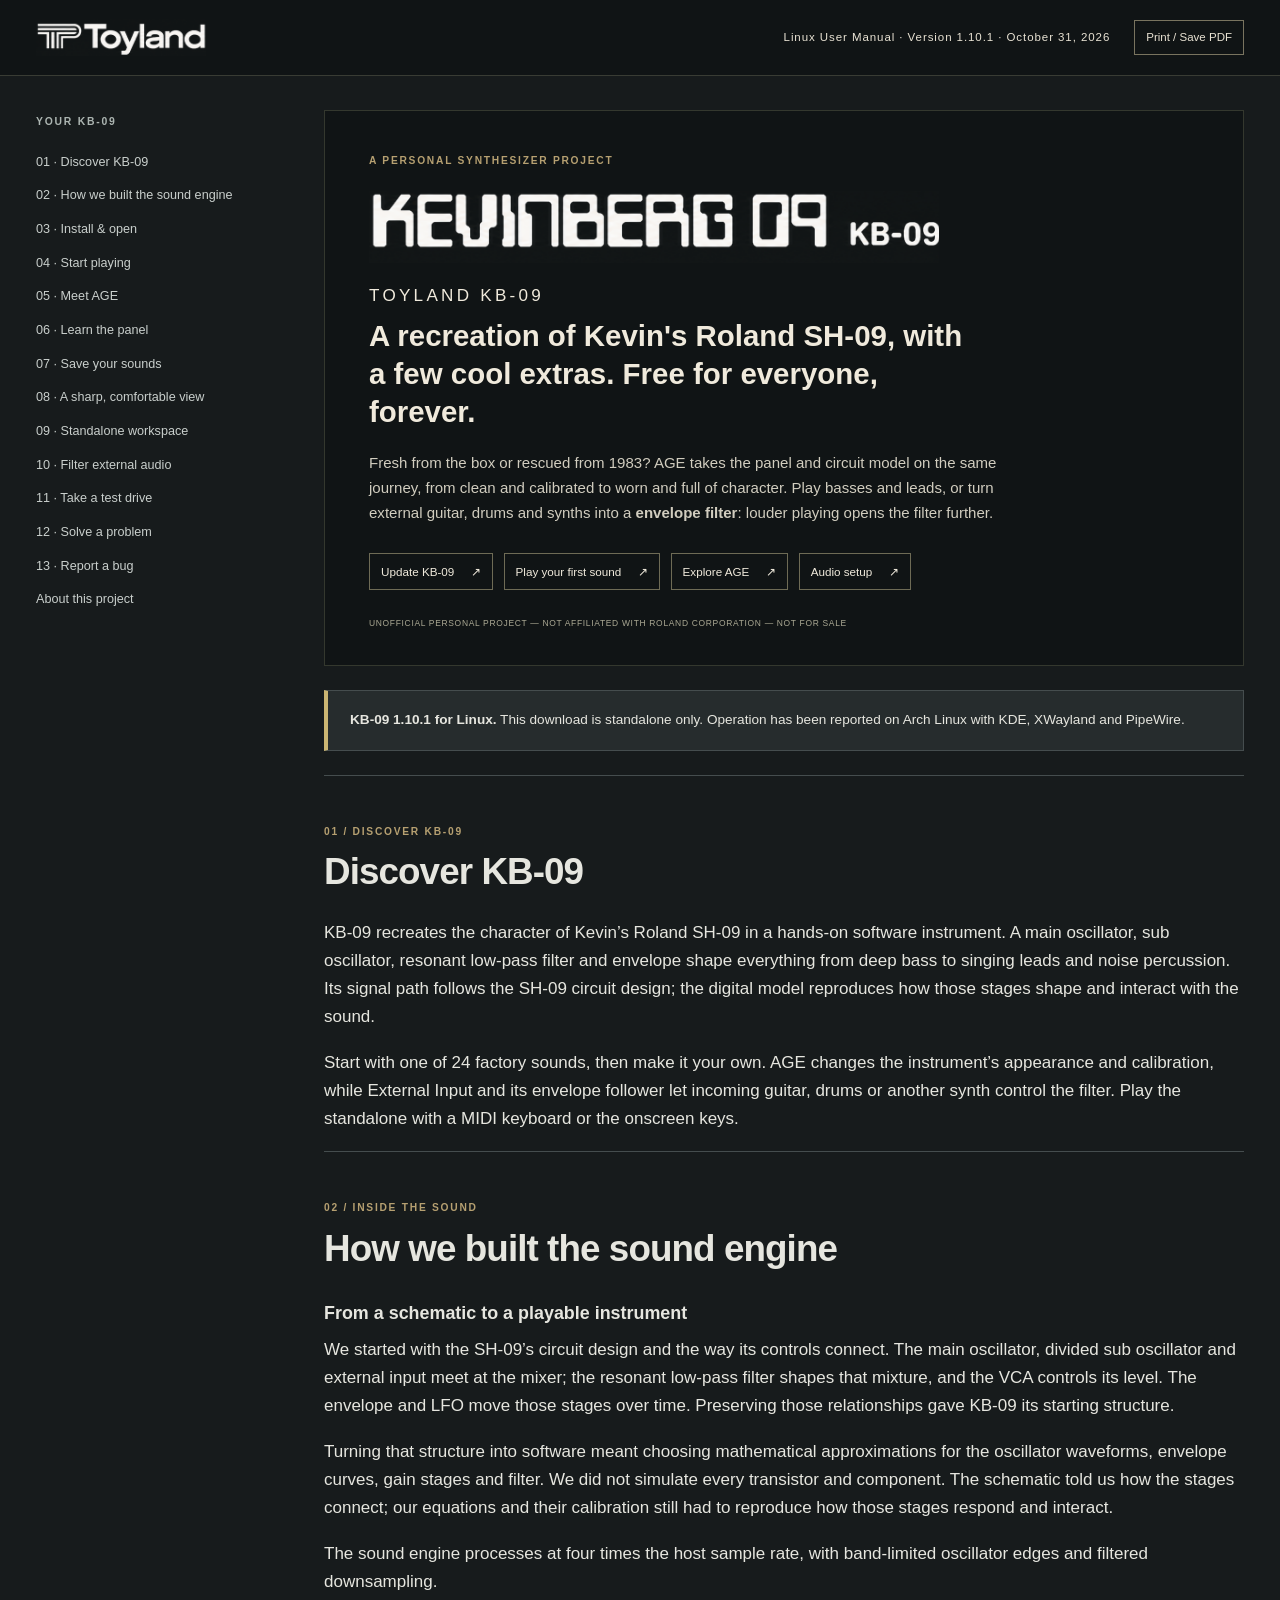
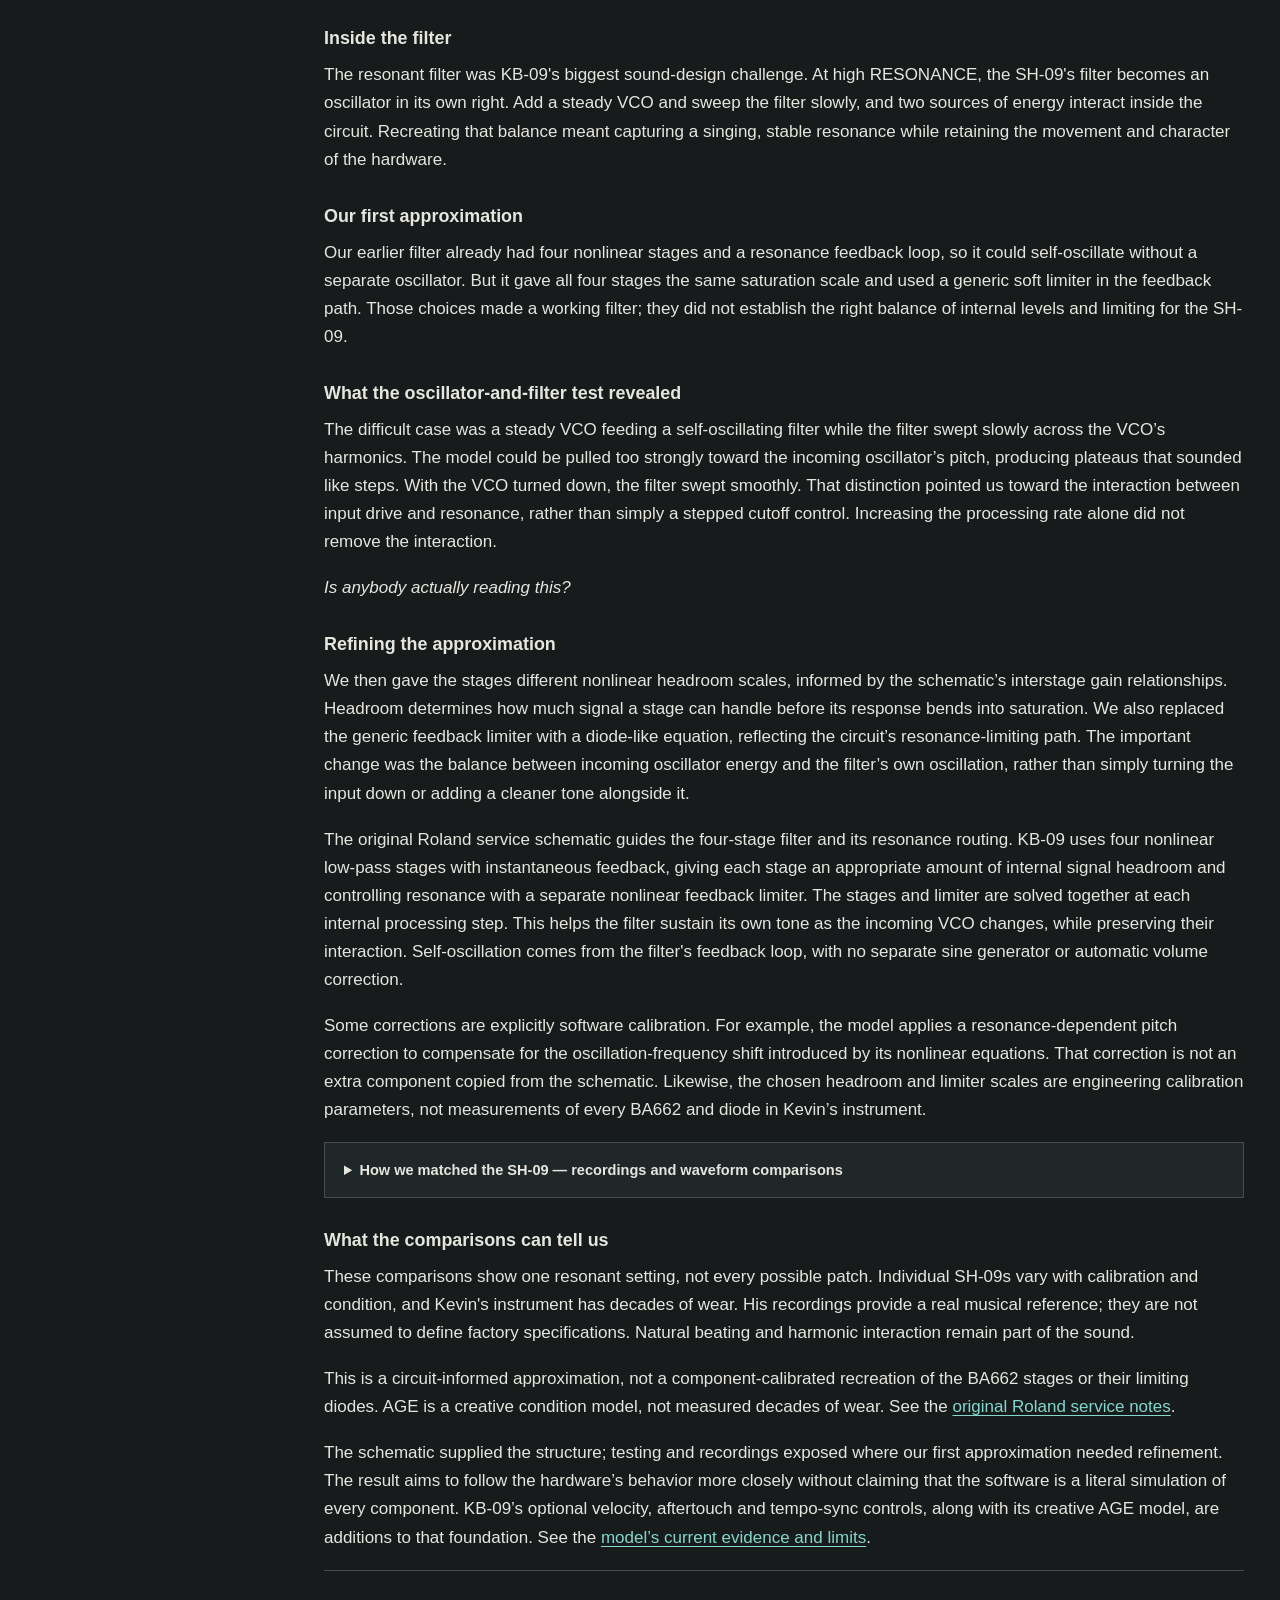
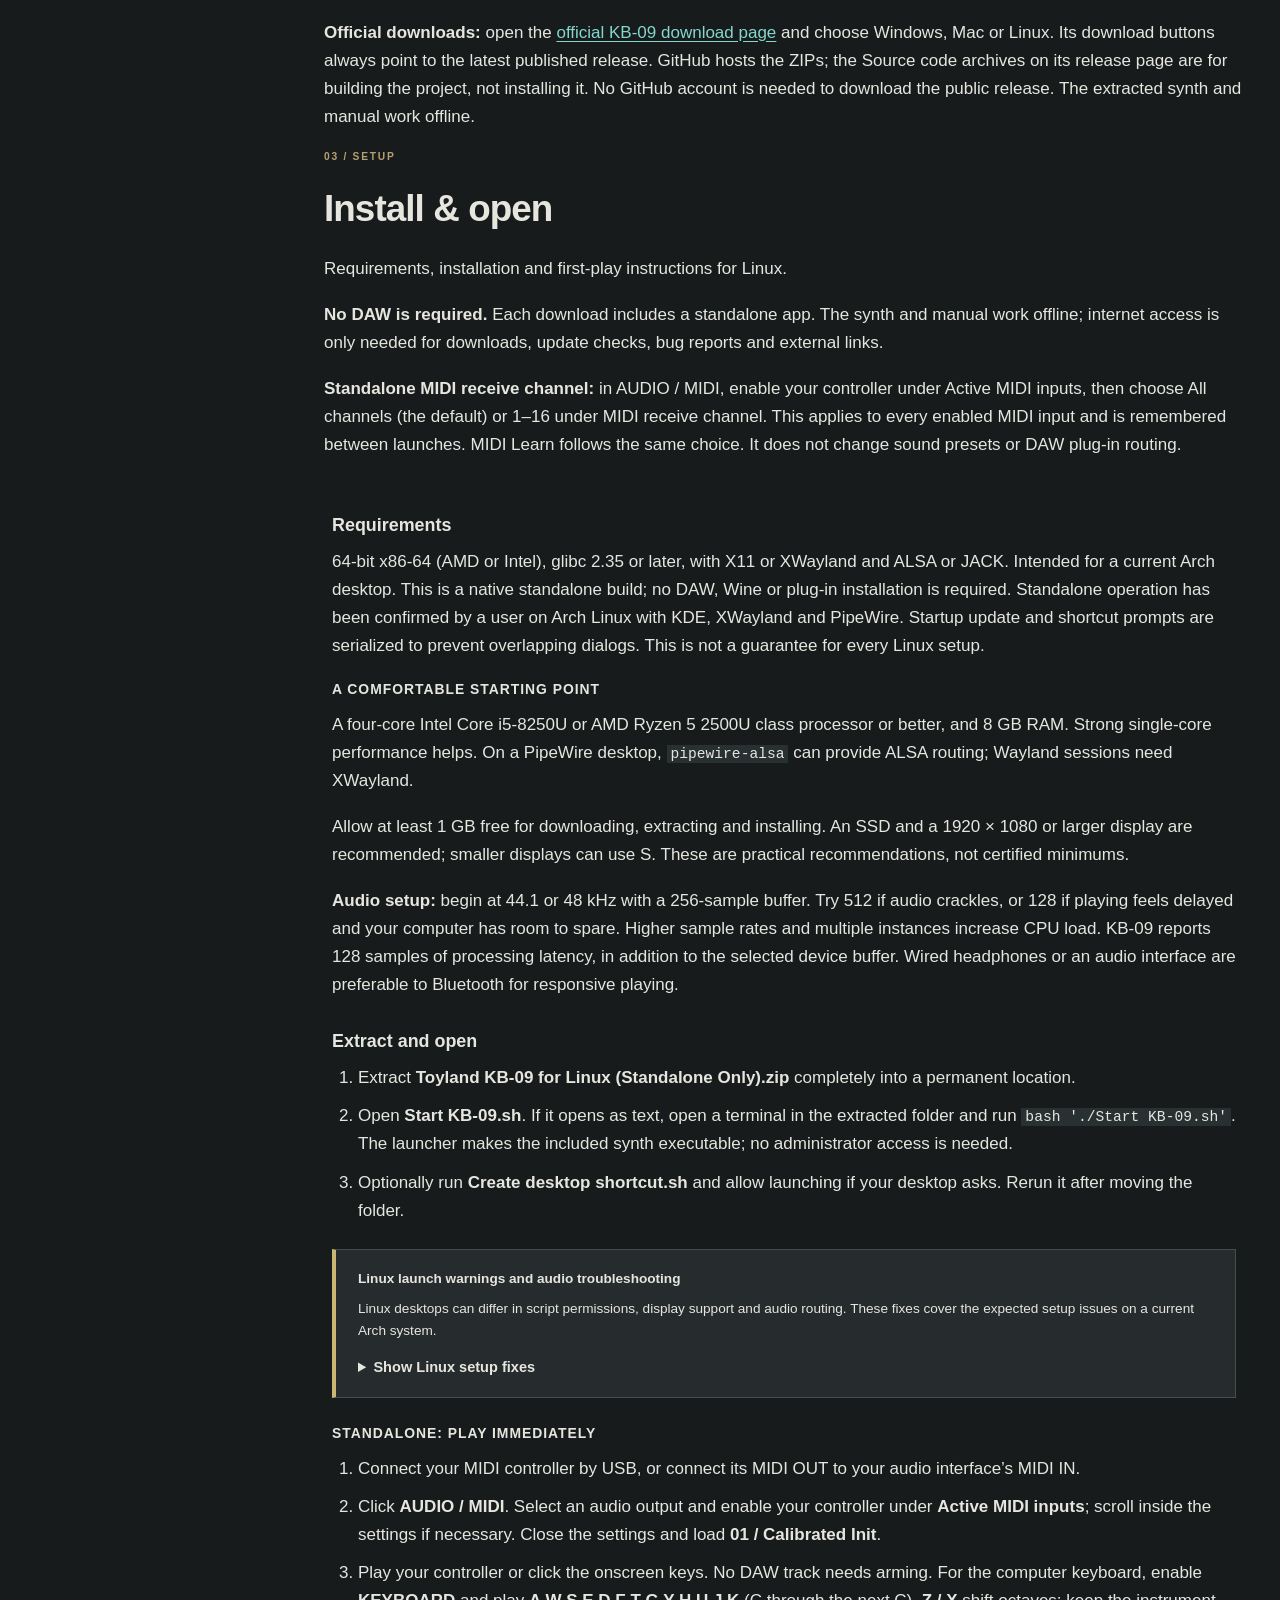
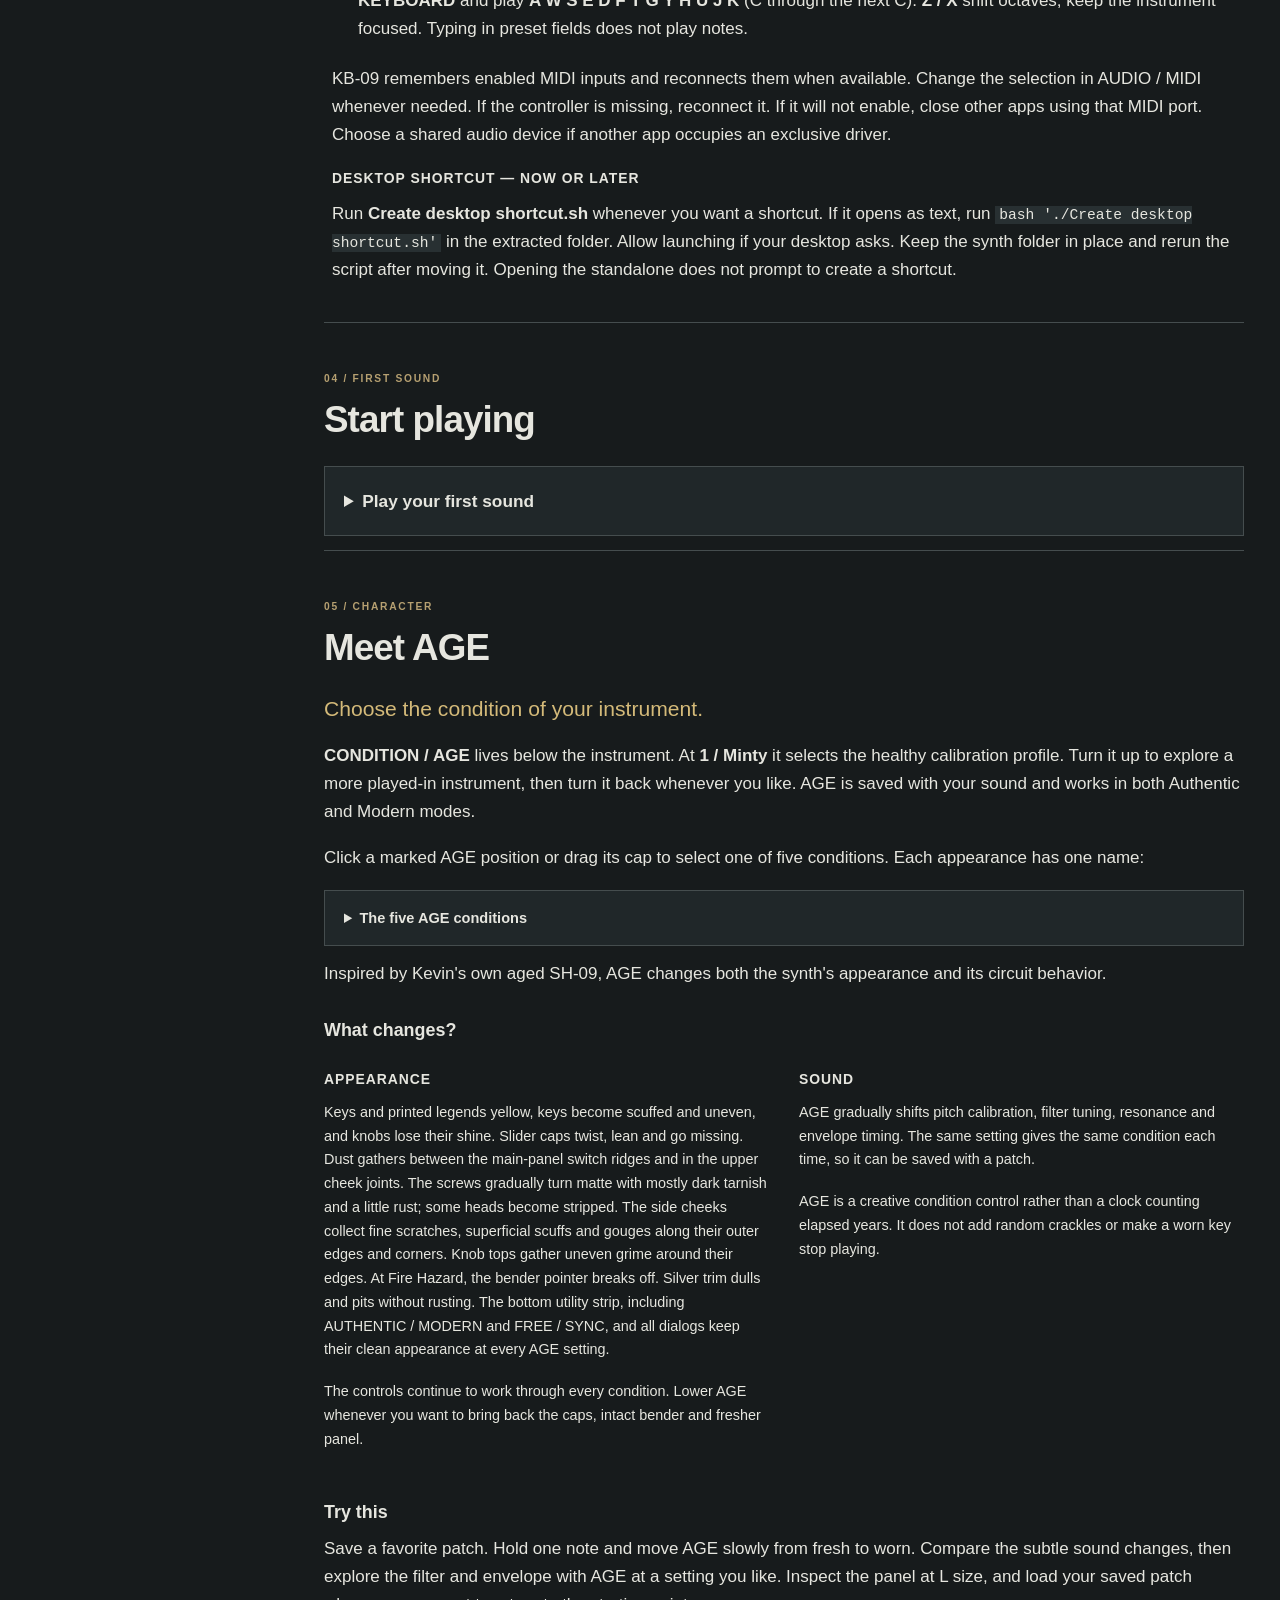
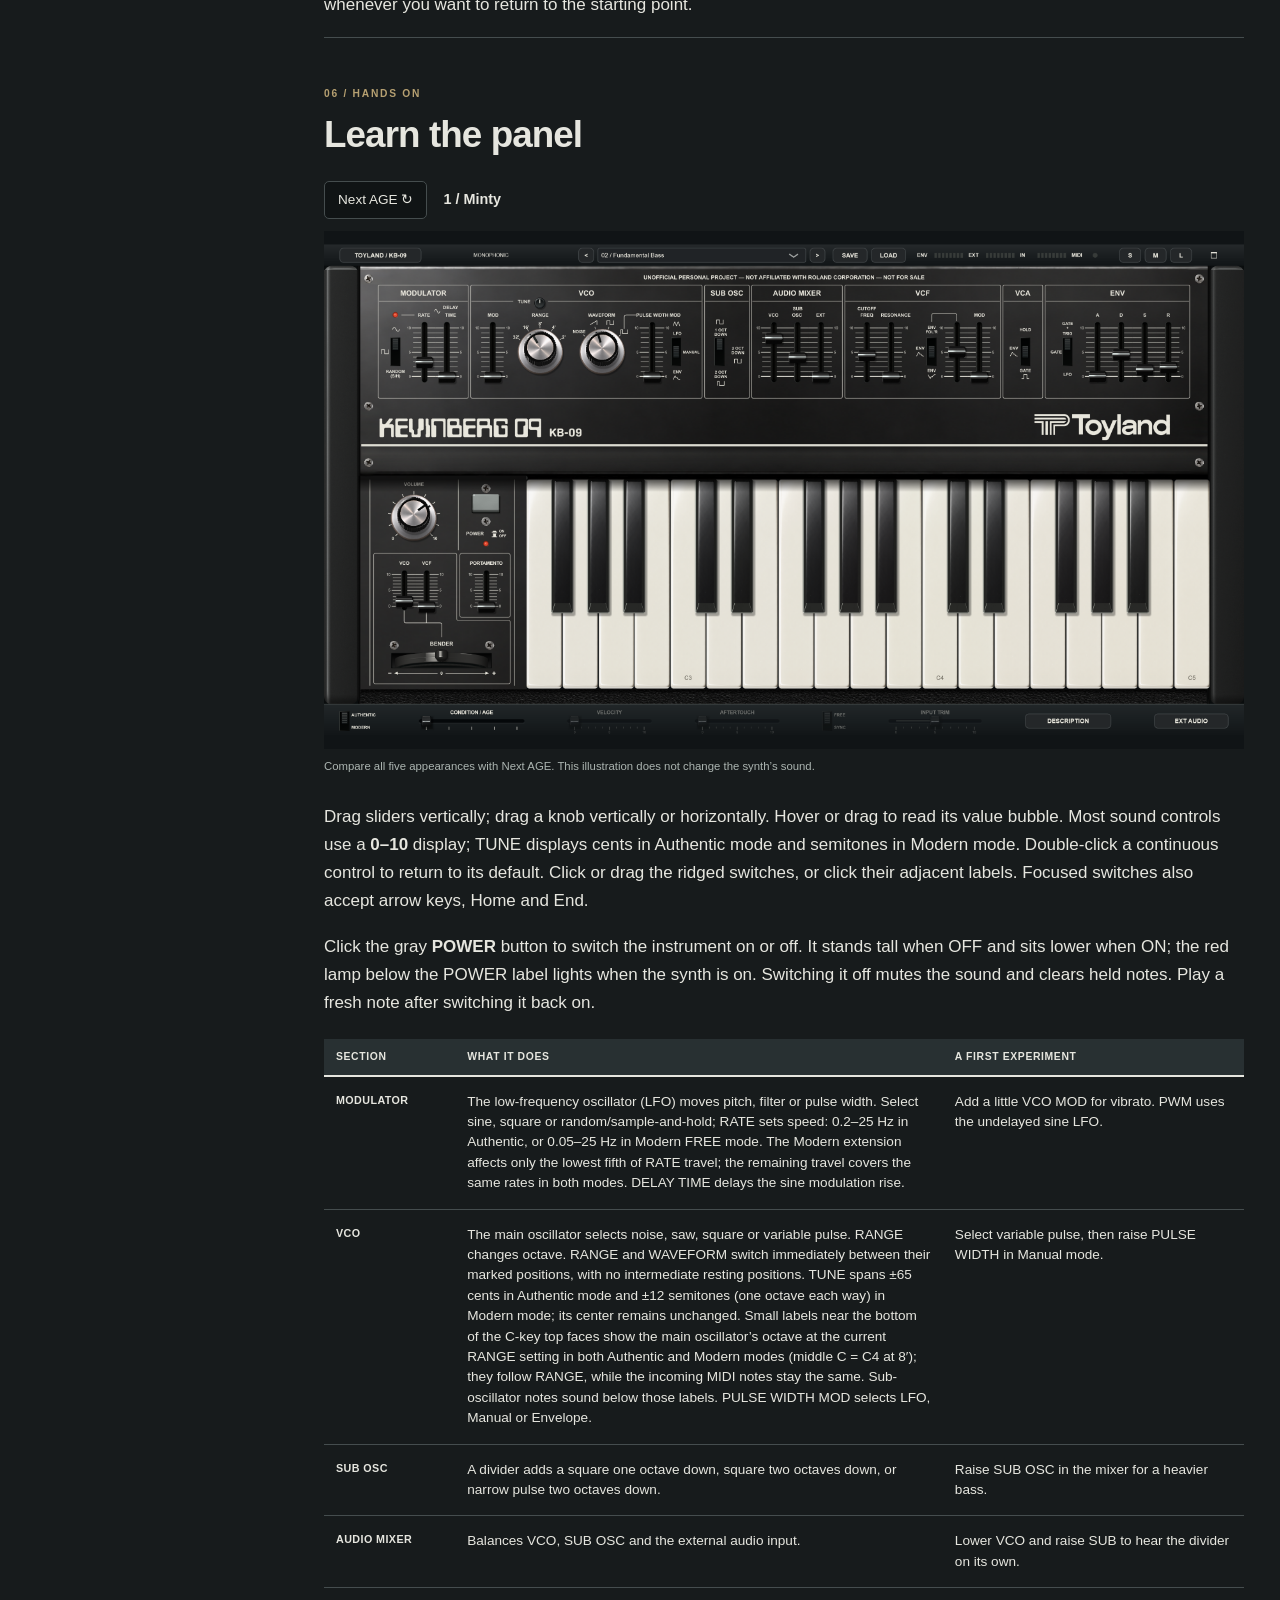
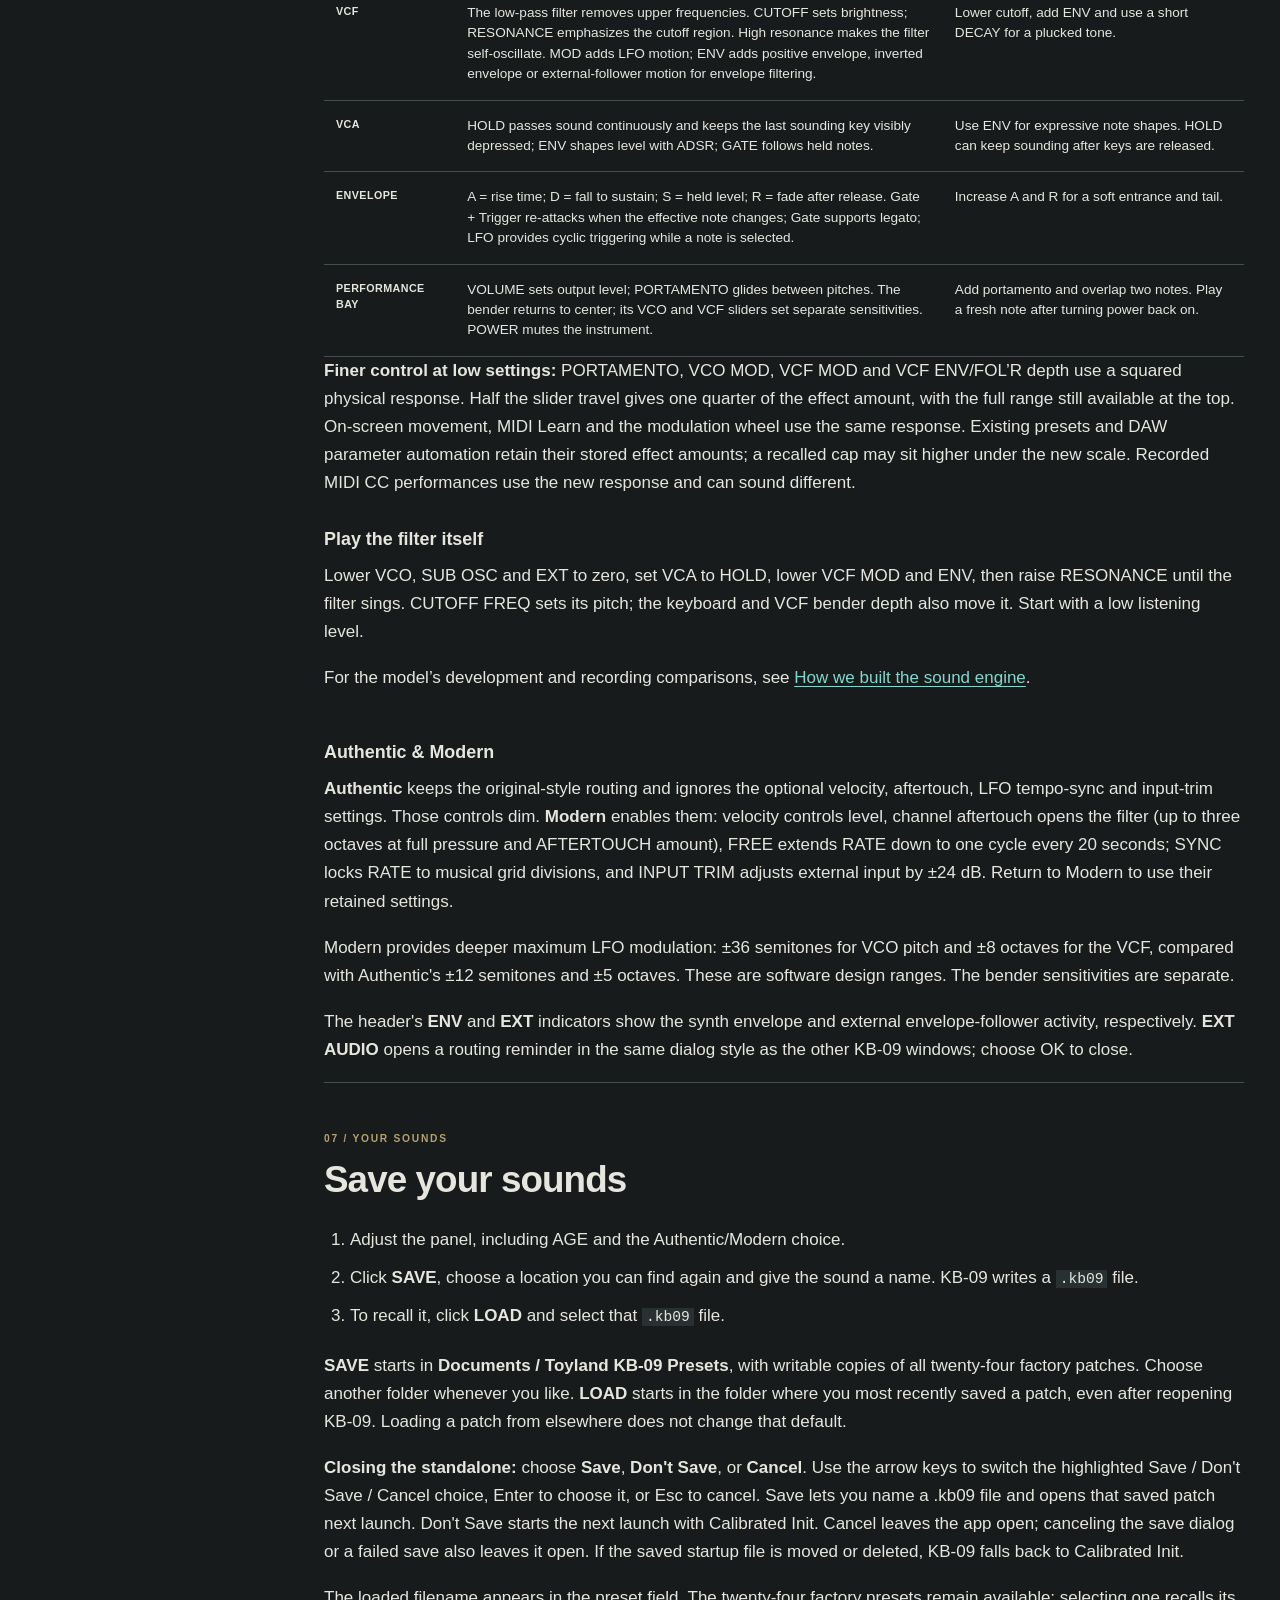
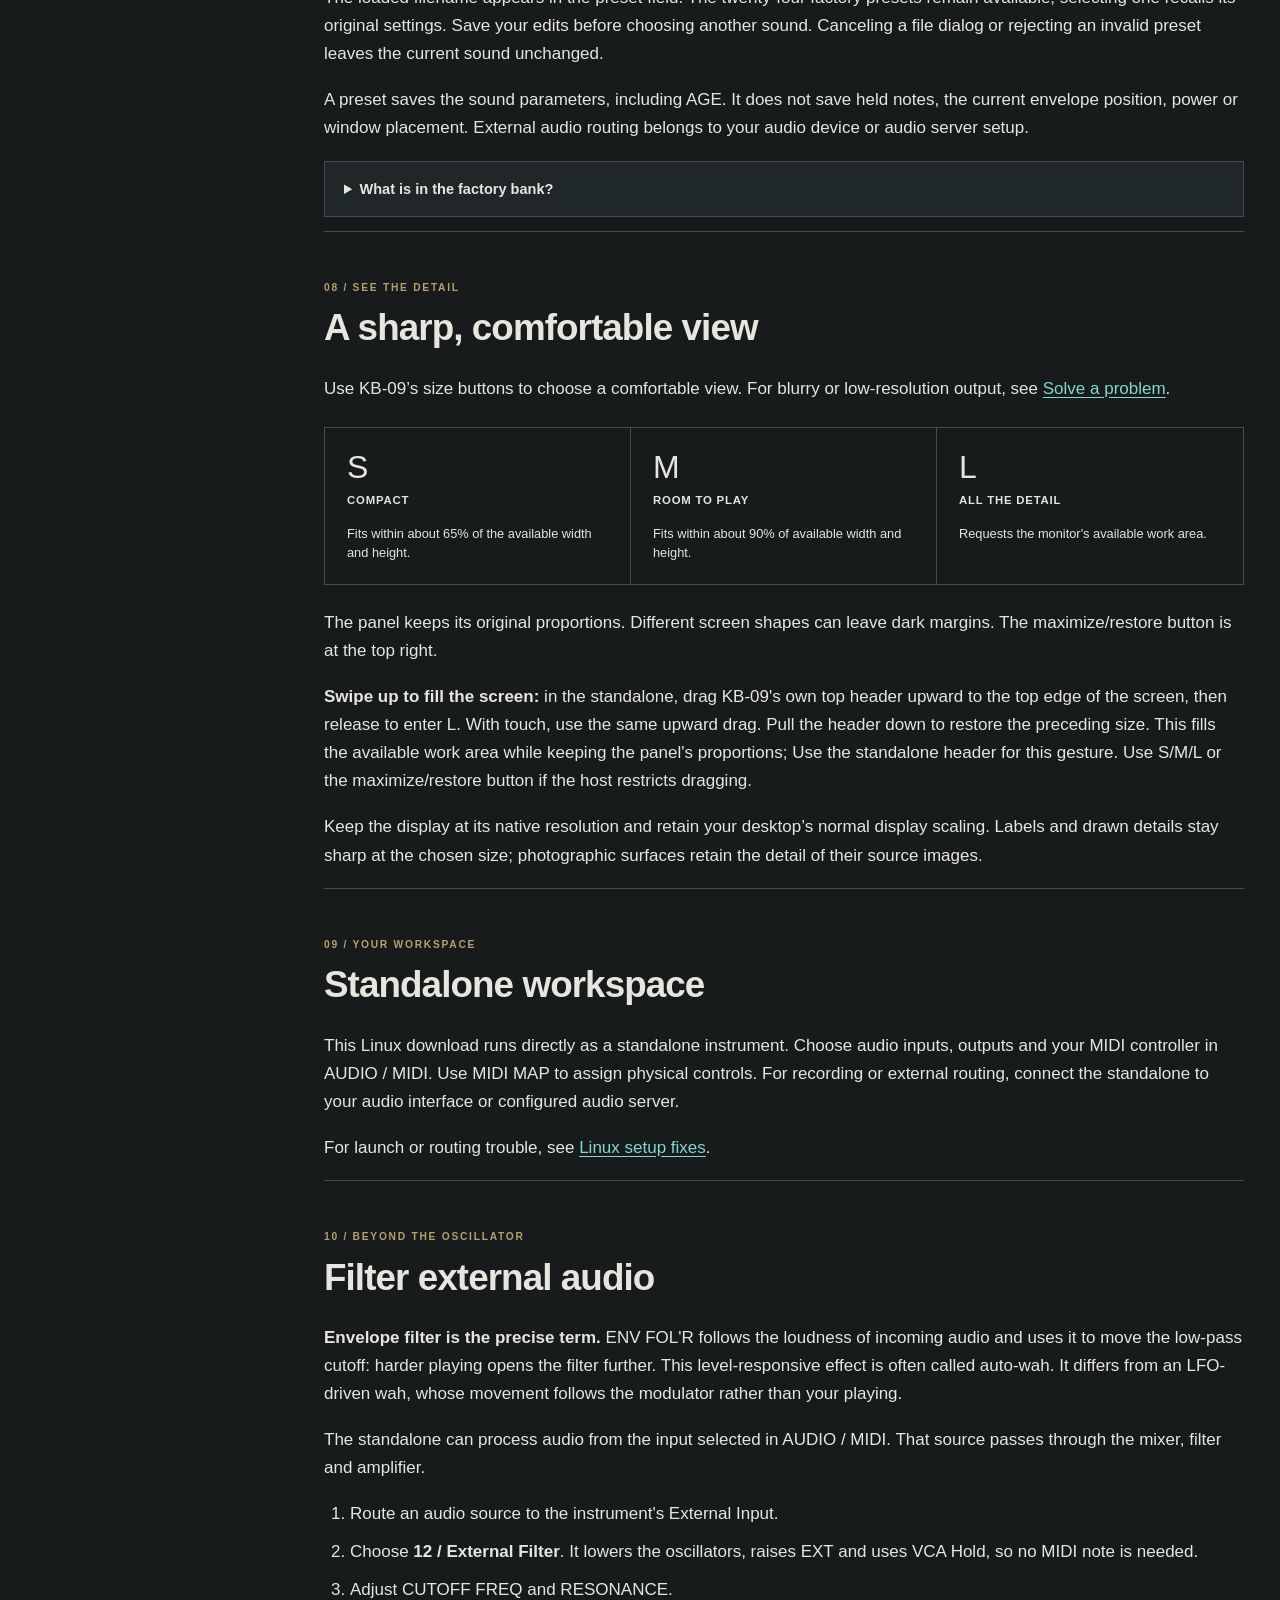
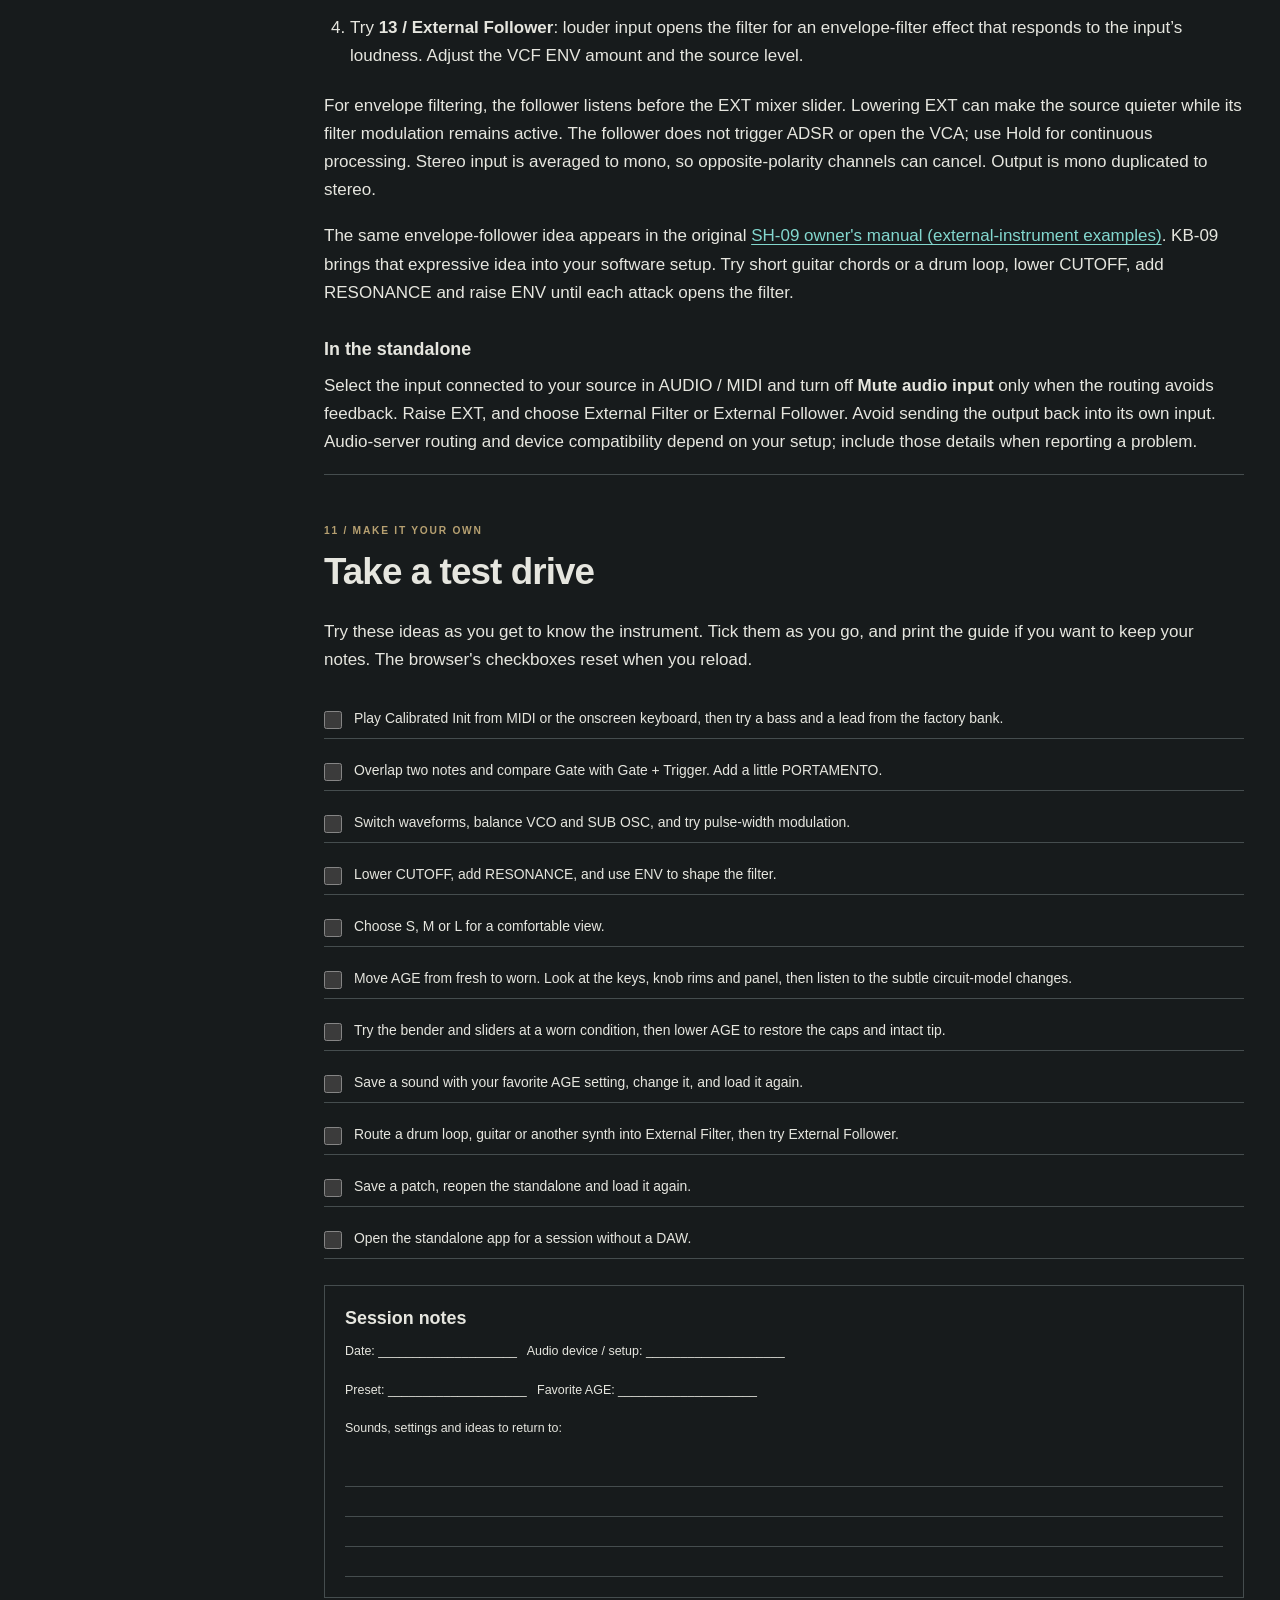
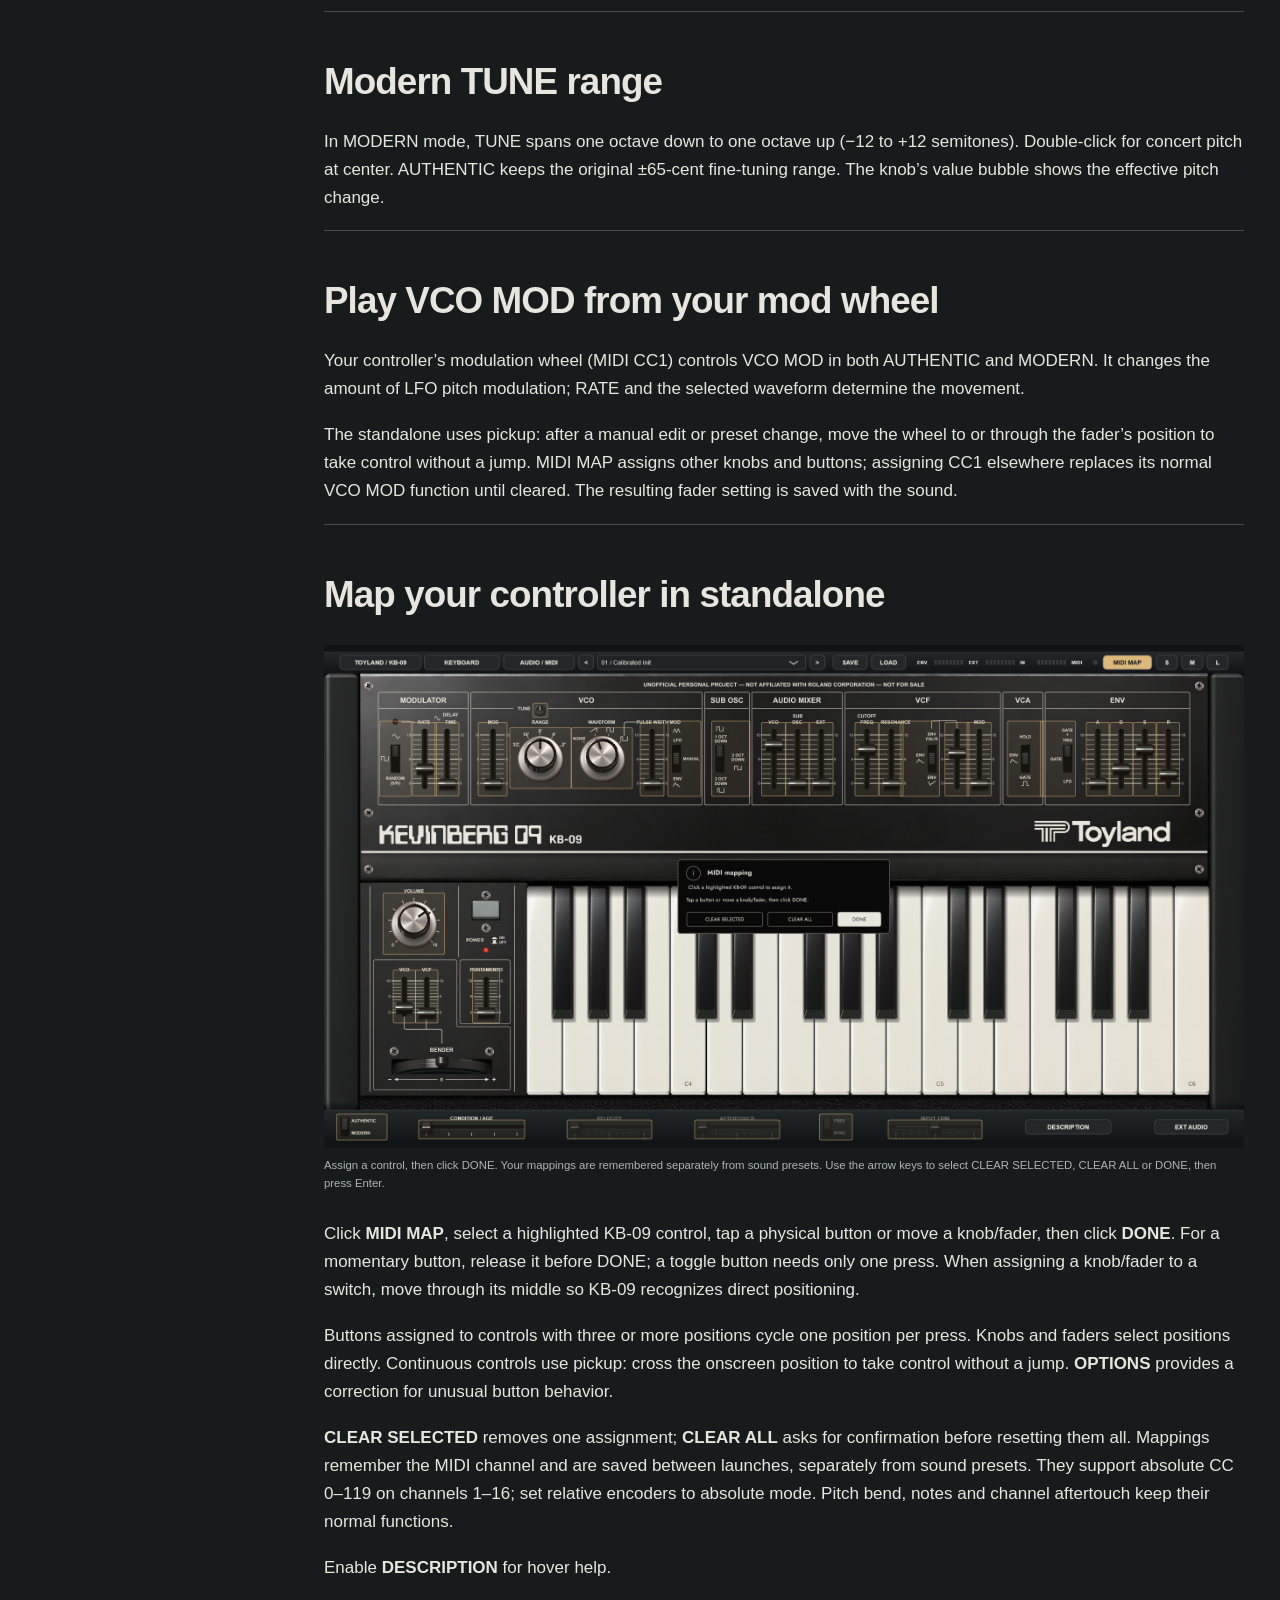
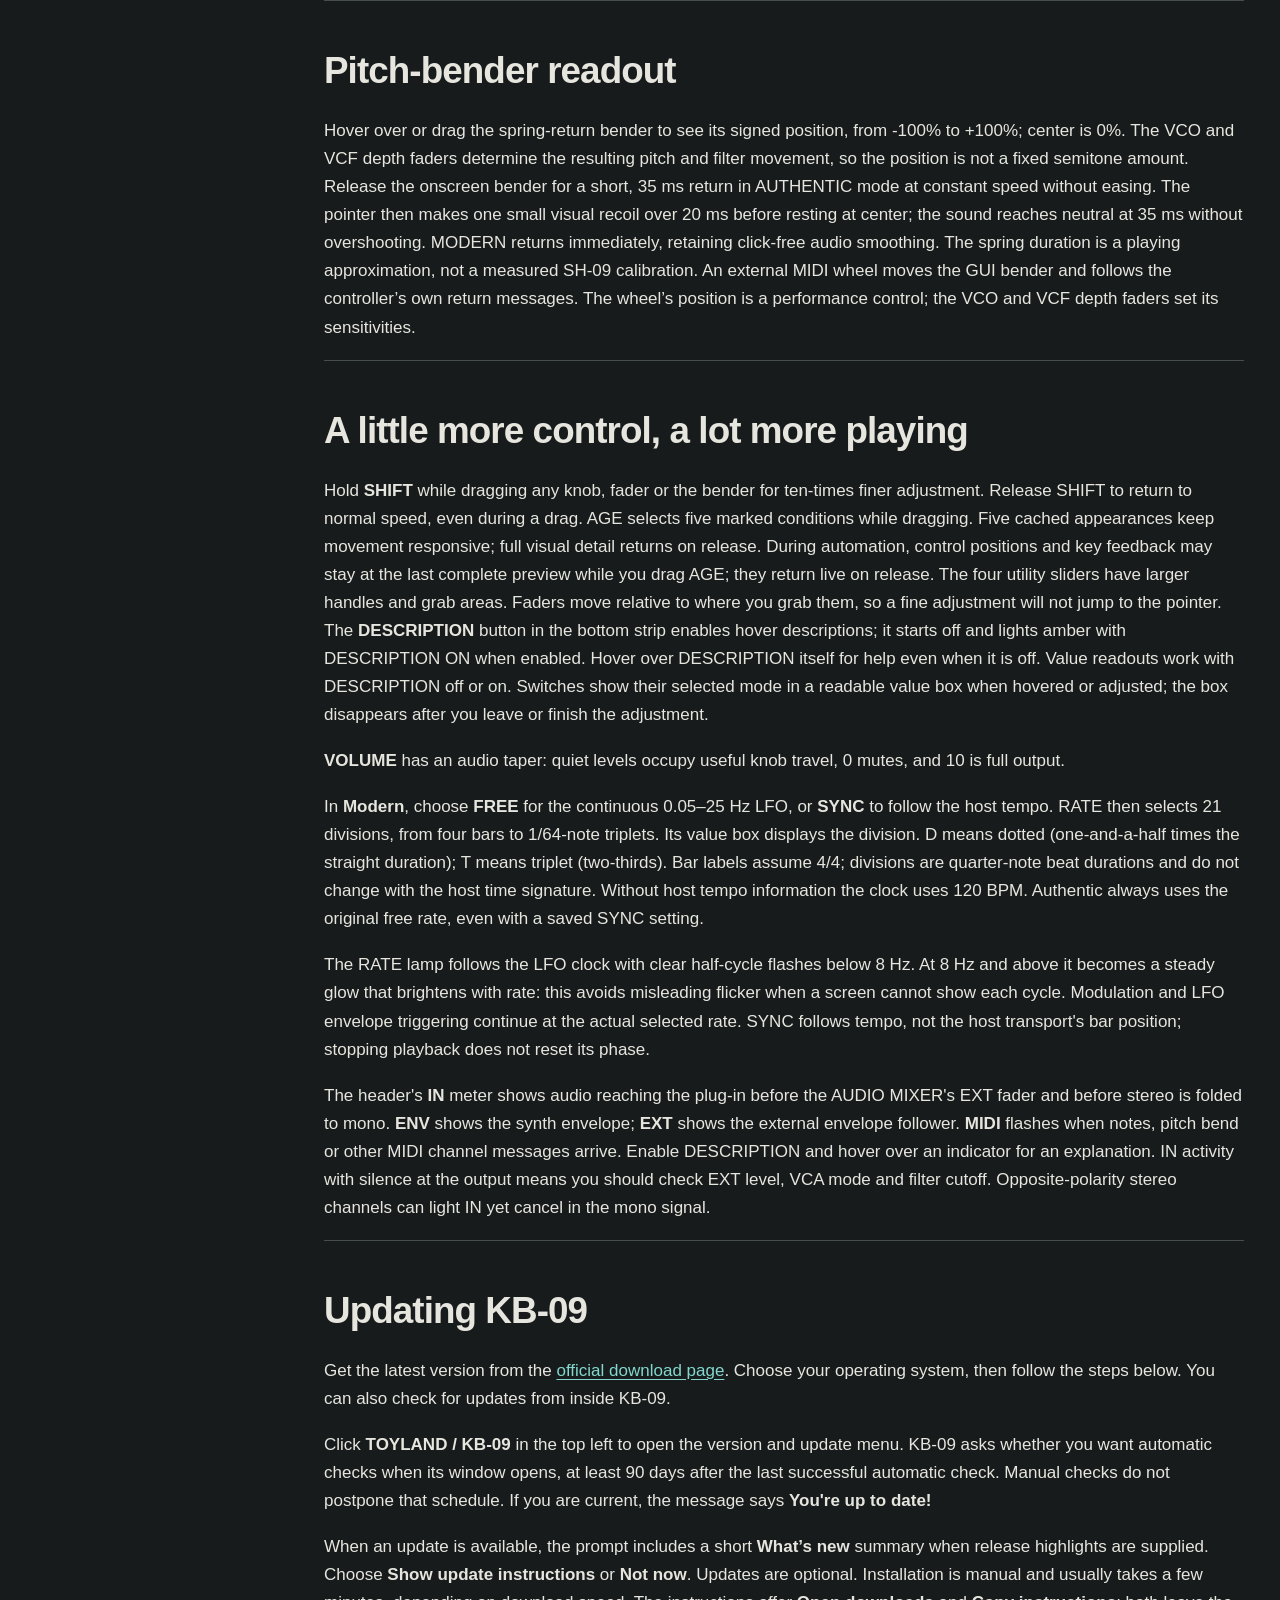
<file: docs/manual/platforms/linux/index.html>
<!doctype html>
<html lang="en-US">
<head>
  <meta charset="utf-8">
  <meta name="viewport" content="width=device-width, initial-scale=1">
  <meta name="description" content="The Toyland KB-09 user guide: installation, playing, AGE, external audio filtering, presets and DAW display settings.">
  <title>Toyland KB-09 — Linux User Manual</title>
  <link rel="stylesheet" href="../../styles.css">
  <link rel="icon" type="image/png" href="../../assets/kb09-icon.png">
</head>
<body>
<a class="skip" href="#main">Skip to the guide</a>
<header class="masthead" id="top">
  <div class="masthead-inner">
    <a class="brand" href="#top" aria-label="Toyland KB-09 home">
      <svg viewBox="85 308 722 158" role="img" aria-labelledby="toyland-title"><title id="toyland-title">Toyland</title><image href="../../assets/marks.png" width="2172" height="724" /></svg>
    </a>
    <span class="edition">Linux User Manual · Version 1.10.1 · October 31, 2026</span>
    <button class="print-button" type="button" onclick="window.print()">Print / Save PDF</button>
  </div>
</header>
<div class="layout">
<nav class="contents" aria-label="Guide contents">
  <p class="nav-title">YOUR KB-09</p>
  <a href="#features">01 · Discover KB-09</a>
  <a href="#filter-craft">02 · How we built the sound engine</a>
  <a href="#install">03 · Install &amp; open</a>
  <a href="#start">04 · Start playing</a>
  <a href="#age">05 · Meet AGE</a>
  <a href="#panel">06 · Learn the panel</a>
  <a href="#presets">07 · Save your sounds</a>
  <a href="#display">08 · A sharp, comfortable view</a>
  <a href="#daws">09 · Standalone workspace</a>
  <a href="#external">10 · Filter external audio</a>
  <a href="#test-drive">11 · Take a test drive</a>
  <a href="#troubleshooting">12 · Solve a problem</a>
  <a href="#feedback">13 · Report a bug</a>
  <a href="#about">About this project</a>
</nav>
<main id="main">
<section class="hero" aria-labelledby="title">
  <p class="eyebrow">A PERSONAL SYNTHESIZER PROJECT</p>
  <svg class="instrument-mark" viewBox="846 308 1253 158" role="img" aria-labelledby="instrument-title"><title id="instrument-title">KEVINBERG 09 · KB-09</title><image href="../../assets/marks.png" width="2172" height="724" /></svg>
  <h1 id="title">Toyland KB-09</h1>
  <p class="subtitle">A recreation of Kevin's Roland SH-09, with a few cool extras. Free for everyone, forever.</p>
  <p class="intro">Fresh from the box or rescued from 1983? AGE takes the panel and circuit model on the same journey, from clean and calibrated to worn and full of character. Play basses and leads, or turn external guitar, drums and synths into a <strong>envelope filter</strong>: louder playing opens the filter further.</p>
  <div class="quick-links"><a href="#updates">Update KB-09 <span aria-hidden="true">↗</span></a><a href="#start">Play your first sound <span aria-hidden="true">↗</span></a><a href="#age">Explore AGE <span aria-hidden="true">↗</span></a><a href="#daws">Audio setup <span aria-hidden="true">↗</span></a></div>
  <p class="project-mark">UNOFFICIAL PERSONAL PROJECT — NOT AFFILIATED WITH ROLAND CORPORATION — NOT FOR SALE</p>
</section>
<aside class="notice"><strong>KB-09 1.10.1 for Linux.</strong> This download is standalone only. Operation has been reported on Arch Linux with KDE, XWayland and PipeWire.</aside>

<section id="features">
  <p class="section-number">01 / DISCOVER KB-09</p><h2>Discover KB-09</h2>
  <p>KB-09 recreates the character of Kevin’s Roland SH-09 in a hands-on software instrument. A main oscillator, sub oscillator, resonant low-pass filter and envelope shape everything from deep bass to singing leads and noise percussion. Its signal path follows the SH-09 circuit design; the digital model reproduces how those stages shape and interact with the sound.</p>
  <p>Start with one of 24 factory sounds, then make it your own. AGE changes the instrument’s appearance and calibration, while External Input and its envelope follower let incoming guitar, drums or another synth control the filter. Play the standalone with a MIDI keyboard or the onscreen keys.</p>
</section>

<section id="filter-craft">
  <p class="section-number">02 / INSIDE THE SOUND</p><h2>How we built the sound engine</h2>
  <h3>From a schematic to a playable instrument</h3>
  <p>We started with the SH-09’s circuit design and the way its controls connect. The main oscillator, divided sub oscillator and external input meet at the mixer; the resonant low-pass filter shapes that mixture, and the VCA controls its level. The envelope and LFO move those stages over time. Preserving those relationships gave KB-09 its starting structure.</p>
  <p>Turning that structure into software meant choosing mathematical approximations for the oscillator waveforms, envelope curves, gain stages and filter. We did not simulate every transistor and component. The schematic told us how the stages connect; our equations and their calibration still had to reproduce how those stages respond and interact.</p>
  <p>The sound engine processes at four times the host sample rate, with band-limited oscillator edges and filtered downsampling.</p>
  <h3>Inside the filter</h3>
  <p>The resonant filter was KB-09's biggest sound-design challenge. At high RESONANCE, the SH-09's filter becomes an oscillator in its own right. Add a steady VCO and sweep the filter slowly, and two sources of energy interact inside the circuit. Recreating that balance meant capturing a singing, stable resonance while retaining the movement and character of the hardware.</p>
  <h3>Our first approximation</h3>
  <p>Our earlier filter already had four nonlinear stages and a resonance feedback loop, so it could self-oscillate without a separate oscillator. But it gave all four stages the same saturation scale and used a generic soft limiter in the feedback path. Those choices made a working filter; they did not establish the right balance of internal levels and limiting for the SH-09.</p>
  <h3>What the oscillator-and-filter test revealed</h3>
  <p>The difficult case was a steady VCO feeding a self-oscillating filter while the filter swept slowly across the VCO’s harmonics. The model could be pulled too strongly toward the incoming oscillator’s pitch, producing plateaus that sounded like steps. With the VCO turned down, the filter swept smoothly. That distinction pointed us toward the interaction between input drive and resonance, rather than simply a stepped cutoff control. Increasing the processing rate alone did not remove the interaction.</p>
  <p><em>Is anybody actually reading this?</em></p>
  <h3>Refining the approximation</h3>
  <p>We then gave the stages different nonlinear headroom scales, informed by the schematic’s interstage gain relationships. Headroom determines how much signal a stage can handle before its response bends into saturation. We also replaced the generic feedback limiter with a diode-like equation, reflecting the circuit’s resonance-limiting path. The important change was the balance between incoming oscillator energy and the filter’s own oscillation, rather than simply turning the input down or adding a cleaner tone alongside it.</p>
  <p>The original Roland service schematic guides the four-stage filter and its resonance routing. KB-09 uses four nonlinear low-pass stages with instantaneous feedback, giving each stage an appropriate amount of internal signal headroom and controlling resonance with a separate nonlinear feedback limiter. The stages and limiter are solved together at each internal processing step. This helps the filter sustain its own tone as the incoming VCO changes, while preserving their interaction. Self-oscillation comes from the filter's feedback loop, with no separate sine generator or automatic volume correction.</p>
  <p>Some corrections are explicitly software calibration. For example, the model applies a resonance-dependent pitch correction to compensate for the oscillation-frequency shift introduced by its nonlinear equations. That correction is not an extra component copied from the schematic. Likewise, the chosen headroom and limiter scales are engineering calibration parameters, not measurements of every BA662 and diode in Kevin’s instrument.</p>
  <details class="filter-story"><summary>How we matched the SH-09 — recordings and waveform comparisons</summary><div class="disclosure-body">
  <p>The crucial test put a steady VCO into a self-oscillating filter while its pitch swept slowly past the VCO’s harmonics. The two signals interacted inside the filter, revealing whether its tone stayed steady, changed level or was pulled toward the incoming oscillator. We compared a collection of SH-09 and KB-09 recordings at different VCO mixer levels, alongside filter-only and oscillator-only recordings, captured at 96 kHz in 32-bit floating point. Listening, waveforms and frequency analysis guided the model toward the hardware’s balance of stable resonance and musical interaction. Matching pitch and relative signal levels made those comparisons more useful than copying slider positions alone.</p>
  <figure><img src="../../assets/vcf-sweep-comparison.png" alt="Two waveforms of an eighteen-second resonant sweep: Kevin's SH-09 above and the KB-09 model below, shown at the same time and amplitude scales."><figcaption>A slow self-oscillating filter sweep with steady VCO input. Both displays use the same scales. KB-09 uses fixed level calibration; no automatic leveling or peak normalization is applied.</figcaption></figure>
  <p>Listening checks were paired with tests of tuning, ordinary patch levels, stability and processing cost across sample rates. The aim was a faithful, playable instrument: steady where the hardware is steady, expressive where its signals interact, and responsive under the fingers.</p>
  <figure><img src="../../assets/vcf-waveform-detail.png" alt="A twelve-millisecond waveform detail comparing the SH-09 and KB-09, with matching time and amplitude scales."><figcaption>A closer look at the same recordings. Each excerpt starts at an upward zero crossing for easier viewing; the recordings are not phase locked. Fine differences in waveform shape remain.</figcaption></figure>
  </div></details>
  <h3>What the comparisons can tell us</h3>
  <p>These comparisons show one resonant setting, not every possible patch. Individual SH-09s vary with calibration and condition, and Kevin's instrument has decades of wear. His recordings provide a real musical reference; they are not assumed to define factory specifications. Natural beating and harmonic interaction remain part of the sound.</p>
  <p>This is a circuit-informed approximation, not a component-calibrated recreation of the BA662 stages or their limiting diodes. AGE is a creative condition model, not measured decades of wear. See the <a href="https://synthfool.com/docs/Roland/SH_Series/Roland%20SH09%20Service%20Manual.pdf">original Roland service notes</a>.</p>
  <p>The schematic supplied the structure; testing and recordings exposed where our first approximation needed refinement. The result aims to follow the hardware’s behavior more closely without claiming that the software is a literal simulation of every component. KB-09’s optional velocity, aftertouch and tempo-sync controls, along with its creative AGE model, are additions to that foundation. See the <a href="https://github.com/kevinberg84/toyland-kb09/blob/main/docs/FIDELITY.md">model’s current evidence and limits</a>.</p>
</section>

<section id="install"><p><strong>Official downloads:</strong> open the <a href="https://kevinberg84.github.io/toyland-kb09/#download">official KB-09 download page</a> and choose Windows, Mac or Linux. Its download buttons always point to the latest published release. GitHub hosts the ZIPs; the Source code archives on its release page are for building the project, not installing it. No GitHub account is needed to download the public release. The extracted synth and manual work offline.</p>
  <p class="section-number">03 / SETUP</p><h2>Install &amp; open</h2>
  <p id="system-requirements">Requirements, installation and first-play instructions for Linux.</p>
  <p id="standalone"><strong>No DAW is required.</strong> Each download includes a standalone app. The synth and manual work offline; internet access is only needed for downloads, update checks, bug reports and external links.</p>
  <p><strong>Standalone MIDI receive channel:</strong> in AUDIO / MIDI, enable your controller under Active MIDI inputs, then choose All channels (the default) or 1–16 under MIDI receive channel. This applies to every enabled MIDI input and is remembered between launches. MIDI Learn follows the same choice. It does not change sound presets or DAW plug-in routing.</p>
  
  
  <div id="linux-standalone" class="platform-instructions"><div class="disclosure-body">
  <h3>Requirements</h3><p>64-bit x86-64 (AMD or Intel), glibc 2.35 or later, with X11 or XWayland and ALSA or JACK. Intended for a current Arch desktop. This is a native standalone build; no DAW, Wine or plug-in installation is required. Standalone operation has been confirmed by a user on Arch Linux with KDE, XWayland and PipeWire. Startup update and shortcut prompts are serialized to prevent overlapping dialogs. This is not a guarantee for every Linux setup.</p>
  <h4>A comfortable starting point</h4><p>A four-core Intel Core i5-8250U or AMD Ryzen 5 2500U class processor or better, and 8 GB RAM. Strong single-core performance helps. On a PipeWire desktop, <code>pipewire-alsa</code> can provide ALSA routing; Wayland sessions need XWayland.</p><p>Allow at least 1 GB free for downloading, extracting and installing. An SSD and a 1920 × 1080 or larger display are recommended; smaller displays can use S. These are practical recommendations, not certified minimums. </p>
<p><strong>Audio setup:</strong> begin at 44.1 or 48 kHz with a 256-sample buffer. Try 512 if audio crackles, or 128 if playing feels delayed and your computer has room to spare. Higher sample rates and multiple instances increase CPU load. KB-09 reports 128 samples of processing latency, in addition to the selected device buffer. Wired headphones or an audio interface are preferable to Bluetooth for responsive playing.</p>
  <h3>Extract and open</h3><ol><li>Extract <strong>Toyland KB-09 for Linux (Standalone Only).zip</strong> completely into a permanent location.</li><li>Open <strong>Start KB-09.sh</strong>. If it opens as text, open a terminal in the extracted folder and run <code>bash './Start KB-09.sh'</code>. The launcher makes the included synth executable; no administrator access is needed.</li><li>Optionally run <strong>Create desktop shortcut.sh</strong> and allow launching if your desktop asks. Rerun it after moving the folder.</li></ol><aside class="notice" id="linux-launch-help"><strong>Linux launch warnings and audio troubleshooting</strong>
  <p>Linux desktops can differ in script permissions, display support and audio routing. These fixes cover the expected setup issues on a current Arch system.</p>
  <details><summary>Show Linux setup fixes</summary>
  <p><strong>Script opens as text or says Permission denied:</strong> open a terminal in the extracted folder and run <code>bash './Start KB-09.sh'</code>. The launcher makes the synth executable. If execution is still denied, move the complete folder into your home folder; removable or network drives may prohibit execution. Run as your normal user, not root.</p>
  <p><strong>Missing shared library:</strong> on Arch, perform a normal full system update and install missing runtime dependencies. The runtime package list is <code>alsa-lib freetype2 fontconfig curl libx11 libxext libxinerama libxrandr libxcursor libxrender libxi libxcomposite</code>. For example: <code>sudo pacman -Syu --needed alsa-lib freetype2 fontconfig curl libx11 libxext libxinerama libxrandr libxcursor libxrender libxi libxcomposite</code>. Do not replace system libraries with downloaded individual files. A <code>GLIBC_2.35 not found</code> error means the system is older than this binary supports; use a supported, fully updated distribution.</p>
  <p><strong>No window on Wayland:</strong> KB-09 needs XWayland for its X11 interface. Confirm <code>xorg-xwayland</code> is installed and your desktop permits X11 applications. A remote/headless session without an X display cannot show the standalone window. <a href="https://archlinux.org/packages/extra/x86_64/xorg-xwayland/">Arch XWayland package</a>.</p>
  <p><strong>No audio or device busy:</strong> choose the intended output in AUDIO / MIDI. On a desktop already using PipeWire, <code>pipewire-alsa</code> provides ALSA routing through it; select the default device if the hardware device is occupied by another audio server. Choose JACK in AUDIO / MIDI when a JACK-compatible server and client libraries are installed. PipeWire users can use its JACK compatibility layer (pipewire-jack). ALSA remains available. Windows retains ASIO, WASAPI and DirectSound; macOS uses CoreAudio. Begin at 48 kHz and 256 or 512 samples, and try the built-in output to isolate an interface problem. <a href="https://archlinux.org/packages/extra/x86_64/pipewire-alsa/">Arch PipeWire ALSA package</a>.</p>
  <p><strong>MIDI is silent:</strong> enable the controller under Active MIDI inputs, check MIDI receive channel, and try KEYBOARD to distinguish MIDI setup from audio setup. If launch still fails, run the launcher in a terminal and report the exact <a href="#feedback">message on GitHub Issues</a>, distribution, desktop/session and audio device. Include your particular audio and MIDI setup so the report can be reproduced.</p>
  </details></aside><h4>Standalone: play immediately</h4>
<ol><li>Connect your MIDI controller by USB, or connect its MIDI OUT to your audio interface’s MIDI IN.</li><li>Click <strong>AUDIO / MIDI</strong>. Select an audio output and enable your controller under <strong>Active MIDI inputs</strong>; scroll inside the settings if necessary. Close the settings and load <strong>01 / Calibrated Init</strong>.</li><li>Play your controller or click the onscreen keys. No DAW track needs arming. For the computer keyboard, enable <strong>KEYBOARD</strong> and play <strong>A W S E D F T G Y H U J K</strong> (C through the next C). <strong>Z / X</strong> shift octaves; keep the instrument focused. Typing in preset fields does not play notes.</li></ol>
<p>KB-09 remembers enabled MIDI inputs and reconnects them when available. Change the selection in AUDIO / MIDI whenever needed. If the controller is missing, reconnect it. If it will not enable, close other apps using that MIDI port. Choose a shared audio device if another app occupies an exclusive driver.</p>
  <h4>Desktop shortcut — now or later</h4><p>Run <strong>Create desktop shortcut.sh</strong> whenever you want a shortcut. If it opens as text, run <code>bash './Create desktop shortcut.sh'</code> in the extracted folder. Allow launching if your desktop asks. Keep the synth folder in place and rerun the script after moving it. Opening the standalone does not prompt to create a shortcut.</p></div></div>
</section>

<section id="start">
  <p class="section-number">04 / FIRST SOUND</p><h2>Start playing</h2>
  <details class="quick-start"><summary>Play your first sound</summary><div class="disclosure-body"><ol class="steps"><li><a href="#standalone">Open the standalone app</a>, or <a href="#install">follow the Linux launch instructions</a>.</li><li>Choose <strong>01 / Calibrated Init</strong> in the preset field along the top.</li><li>Turn down your listening level, play a MIDI keyboard (enable the controller in AUDIO / MIDI), or enable KEYBOARD in the standalone app. You can also click KB-09's keys.</li><li>Move <strong>CUTOFF FREQ</strong> to hear the sound darken or brighten. Add a little <strong>RESONANCE</strong> for a stronger filter peak.</li><li>Try <strong>02 / Fundamental Bass</strong> or <strong>04 / Singing Lead</strong>, then <a href="#presets">save a sound of your own</a>.</li></ol>
  <p>KB-09 is <strong>monophonic</strong>: it plays one note at a time, with the lowest held note taking priority. Overlapping notes and the envelope trigger switch shape its legato behavior. Click and hold an onscreen key, or hold a MIDI note, to see the key depress and darken. A small amber bar along the key's lower edge identifies the active note; other held keys remain shaded without a colored marker. The marks disappear when the keys are released.</p>
  <div class="callout"><strong>No DAW? Use the standalone app.</strong> <code>Toyland KB-09 Standalone</code> is a complete playable virtual synth. Choose your audio output and MIDI input in its audio/MIDI settings, then select a preset and play. It does not record a song or replace a DAW.</div></div></details>
</section>

<section id="age">
  <p class="section-number">05 / CHARACTER</p><h2>Meet AGE</h2>
  <p class="lead">Choose the condition of your instrument.</p>
  <p><strong>CONDITION / AGE</strong> lives below the instrument. At <strong>1 / Minty</strong> it selects the healthy calibration profile. Turn it up to explore a more played-in instrument, then turn it back whenever you like. AGE is saved with your sound and works in both Authentic and Modern modes.</p>
  <p>Click a marked AGE position or drag its cap to select one of five conditions. Each appearance has one name:</p>
<details><summary>The five AGE conditions</summary><ol><li><strong>Minty</strong> — fresh and calibrated.</li><li><strong>Seen Some Shit</strong></li><li><strong>Vintage, Baby!</strong></li><li><strong>Sold As-Is</strong></li><li><strong>Fire Hazard</strong> — the most worn condition.</li></ol><p>The five marked settings run from 1 to 5, with one appearance and name per setting. AGE is saved with your patch.</p></details>
<p>Inspired by Kevin's own aged SH-09, AGE changes both the synth's appearance and its circuit behavior.</p>
  <h3>What changes?</h3>
  <div class="two-col"><div><h4>Appearance</h4><p>Keys and printed legends yellow, keys become scuffed and uneven, and knobs lose their shine. Slider caps twist, lean and go missing. Dust gathers between the main-panel switch ridges and in the upper cheek joints. The screws gradually turn matte with mostly dark tarnish and a little rust; some heads become stripped. The side cheeks collect fine scratches, superficial scuffs and gouges along their outer edges and corners. Knob tops gather uneven grime around their edges. At Fire Hazard, the bender pointer breaks off. Silver trim dulls and pits without rusting. The bottom utility strip, including AUTHENTIC / MODERN and FREE / SYNC, and all dialogs keep their clean appearance at every AGE setting.</p><p>The controls continue to work through every condition. Lower AGE whenever you want to bring back the caps, intact bender and fresher panel.</p></div><div><h4>Sound</h4><p>AGE gradually shifts pitch calibration, filter tuning, resonance and envelope timing. The same setting gives the same condition each time, so it can be saved with a patch.</p><p>AGE is a creative condition control rather than a clock counting elapsed years. It does not add random crackles or make a worn key stop playing.</p></div></div>
  <h3>Try this</h3><p>Save a favorite patch. Hold one note and move AGE slowly from fresh to worn. Compare the subtle sound changes, then explore the filter and envelope with AGE at a setting you like. Inspect the panel at L size, and load your saved patch whenever you want to return to the starting point.</p>
</section>

<section id="panel">
  <p class="section-number">06 / HANDS ON</p><h2>Learn the panel</h2>
  <div class="panel-age-controls"><button id="panel-age-next" type="button" aria-controls="panel-age-picture">Next AGE ↻</button><span id="panel-age-label" role="status" aria-live="polite">1 / Minty</span></div><figure id="panel-age-picture"><img data-panel-age="1" src="../../assets/panel-age-1.png" alt="KB-09 at Minty" width="2880" height="1620">
<img data-panel-age="2" src="../../assets/panel-age-2.png" alt="KB-09 at Seen Some Shit" width="2880" height="1620" hidden>
<img data-panel-age="3" src="../../assets/panel-age-3.png" alt="KB-09 at Vintage, Baby!" width="2880" height="1620" hidden>
<img data-panel-age="4" src="../../assets/panel-age-4.png" alt="KB-09 at Sold As-Is" width="2880" height="1620" hidden>
<img data-panel-age="5" src="../../assets/panel-age-5.png" alt="KB-09 at Fire Hazard" width="2880" height="1620" hidden><figcaption>Compare all five appearances with Next AGE. This illustration does not change the synth’s sound.</figcaption></figure>
  <p>Drag sliders vertically; drag a knob vertically or horizontally. Hover or drag to read its value bubble. Most sound controls use a <strong>0–10</strong> display; TUNE displays cents in Authentic mode and semitones in Modern mode. Double-click a continuous control to return to its default. Click or drag the ridged switches, or click their adjacent labels. Focused switches also accept arrow keys, Home and End.</p>
  <p>Click the gray <strong>POWER</strong> button to switch the instrument on or off. It stands tall when OFF and sits lower when ON; the red lamp below the POWER label lights when the synth is on. Switching it off mutes the sound and clears held notes. Play a fresh note after switching it back on.</p>
  <div class="table-wrap"><table class="control-table"><thead><tr><th>Section</th><th>What it does</th><th>A first experiment</th></tr></thead><tbody>
  <tr><td>MODULATOR</td><td>The low-frequency oscillator (LFO) moves pitch, filter or pulse width. Select sine, square or random/sample-and-hold; RATE sets speed: 0.2–25 Hz in Authentic, or 0.05–25 Hz in Modern FREE mode. The Modern extension affects only the lowest fifth of RATE travel; the remaining travel covers the same rates in both modes. DELAY TIME delays the sine modulation rise.</td><td>Add a little VCO MOD for vibrato. PWM uses the undelayed sine LFO.</td></tr>
  <tr><td>VCO</td><td>The main oscillator selects noise, saw, square or variable pulse. RANGE changes octave. RANGE and WAVEFORM switch immediately between their marked positions, with no intermediate resting positions. TUNE spans ±65 cents in Authentic mode and ±12 semitones (one octave each way) in Modern mode; its center remains unchanged. Small labels near the bottom of the C-key top faces show the main oscillator’s octave at the current RANGE setting in both Authentic and Modern modes (middle C = C4 at 8′); they follow RANGE, while the incoming MIDI notes stay the same. Sub-oscillator notes sound below those labels. PULSE WIDTH MOD selects LFO, Manual or Envelope.</td><td>Select variable pulse, then raise PULSE WIDTH in Manual mode.</td></tr>
  <tr><td>SUB OSC</td><td>A divider adds a square one octave down, square two octaves down, or narrow pulse two octaves down.</td><td>Raise SUB OSC in the mixer for a heavier bass.</td></tr>
  <tr><td>AUDIO MIXER</td><td>Balances VCO, SUB OSC and the external audio input.</td><td>Lower VCO and raise SUB to hear the divider on its own.</td></tr>
  <tr><td>VCF</td><td>The low-pass filter removes upper frequencies. CUTOFF sets brightness; RESONANCE emphasizes the cutoff region. High resonance makes the filter self-oscillate. MOD adds LFO motion; ENV adds positive envelope, inverted envelope or external-follower motion for envelope filtering.</td><td>Lower cutoff, add ENV and use a short DECAY for a plucked tone.</td></tr>
  <tr><td>VCA</td><td>HOLD passes sound continuously and keeps the last sounding key visibly depressed; ENV shapes level with ADSR; GATE follows held notes.</td><td>Use ENV for expressive note shapes. HOLD can keep sounding after keys are released.</td></tr>
  <tr><td>ENVELOPE</td><td>A = rise time; D = fall to sustain; S = held level; R = fade after release. Gate + Trigger re-attacks when the effective note changes; Gate supports legato; LFO provides cyclic triggering while a note is selected.</td><td>Increase A and R for a soft entrance and tail.</td></tr>
  <tr><td>PERFORMANCE BAY</td><td>VOLUME sets output level; PORTAMENTO glides between pitches. The bender returns to center; its VCO and VCF sliders set separate sensitivities. POWER mutes the instrument.</td><td>Add portamento and overlap two notes. Play a fresh note after turning power back on.</td></tr>
  </tbody></table>
<p><strong>Finer control at low settings:</strong> PORTAMENTO, VCO MOD, VCF MOD and VCF ENV/FOL’R depth use a squared physical response. Half the slider travel gives one quarter of the effect amount, with the full range still available at the top. On-screen movement, MIDI Learn and the modulation wheel use the same response. Existing presets and DAW parameter automation retain their stored effect amounts; a recalled cap may sit higher under the new scale. Recorded MIDI CC performances use the new response and can sound different.</p>

  <h3 id="filter-self-oscillation">Play the filter itself</h3>
  <p>Lower VCO, SUB OSC and EXT to zero, set VCA to HOLD, lower VCF MOD and ENV, then raise RESONANCE until the filter sings. CUTOFF FREQ sets its pitch; the keyboard and VCF bender depth also move it. Start with a low listening level.</p>
  <p>For the model’s development and recording comparisons, see <a href="#filter-craft">How we built the sound engine</a>.</p>
</div>
  <h3>Authentic &amp; Modern</h3>
  <p><strong>Authentic</strong> keeps the original-style routing and ignores the optional velocity, aftertouch, LFO tempo-sync and input-trim settings. Those controls dim. <strong>Modern</strong> enables them: velocity controls level, channel aftertouch opens the filter (up to three octaves at full pressure and AFTERTOUCH amount), FREE extends RATE down to one cycle every 20 seconds; SYNC locks RATE to musical grid divisions, and INPUT TRIM adjusts external input by ±24 dB. Return to Modern to use their retained settings.</p>
  <p>Modern provides deeper maximum LFO modulation: ±36 semitones for VCO pitch and ±8 octaves for the VCF, compared with Authentic's ±12 semitones and ±5 octaves. These are software design ranges. The bender sensitivities are separate.</p>
  <p>The header's <strong>ENV</strong> and <strong>EXT</strong> indicators show the synth envelope and external envelope-follower activity, respectively. <strong>EXT AUDIO</strong> opens a routing reminder in the same dialog style as the other KB-09 windows; choose OK to close.</p>
</section>


<section id="presets">
  <p class="section-number">07 / YOUR SOUNDS</p><h2>Save your sounds</h2>
  <ol><li>Adjust the panel, including AGE and the Authentic/Modern choice.</li><li>Click <strong>SAVE</strong>, choose a location you can find again and give the sound a name. KB-09 writes a <code>.kb09</code> file.</li><li>To recall it, click <strong>LOAD</strong> and select that <code>.kb09</code> file.</li></ol>
  <p><strong>SAVE</strong> starts in <strong>Documents / Toyland KB-09 Presets</strong>, with writable copies of all twenty-four factory patches. Choose another folder whenever you like. <strong>LOAD</strong> starts in the folder where you most recently saved a patch, even after reopening KB-09. Loading a patch from elsewhere does not change that default.</p>
  <p><strong>Closing the standalone:</strong> choose <strong>Save</strong>, <strong>Don't Save</strong>, or <strong>Cancel</strong>. Use the arrow keys to switch the highlighted Save / Don't Save / Cancel choice, Enter to choose it, or Esc to cancel. Save lets you name a .kb09 file and opens that saved patch next launch. Don't Save starts the next launch with Calibrated Init. Cancel leaves the app open; canceling the save dialog or a failed save also leaves it open. If the saved startup file is moved or deleted, KB-09 falls back to Calibrated Init. </p>
  <p>The loaded filename appears in the preset field. The twenty-four factory presets remain available; selecting one recalls its original settings. Save your edits before choosing another sound. Canceling a file dialog or rejecting an invalid preset leaves the current sound unchanged.</p>
  <p>A preset saves the sound parameters, including AGE. It does not save held notes, the current envelope position, power or window placement. External audio routing belongs to your audio device or audio server setup.</p>
  <details><summary>What is in the factory bank?</summary><p>01 Calibrated Init · 02 Fundamental Bass · 03 Hollow Pulse · 04 Singing Lead · 05 Resonant Steps · 06 Soft PWM · 07 Low Drum · 08 Noise Snare · 09 Random Circuit · 10 Filter Whistle · 11 Sub Drone · 12 External Filter · 13 External Follower · 14 Played-in Bass · 15 Modern Expression · 16 Modern Clockwork · 17 Iron Foundation · 18 PWM Heavyweight · 19 Roadworn Growl · 20 Resonant Rubber · 21 Pure Feedback · 22 Hot Feedback · 23 Sold As-Is Transmission · 24 Aftertouch Brass.</p><p>Start with <strong>Iron Foundation</strong> for a deep saw/sub bass, <strong>PWM Heavyweight</strong> for a moving pulse bass, or <strong>Roadworn Growl</strong> and <strong>Resonant Rubber</strong> for more filter bite. <strong>Pure Feedback</strong> and <strong>Hot Feedback</strong> use only the self-oscillating filter: VCO and SUB OSC are down; try CUTOFF, PORTAMENTO and the bender. <strong>Aftertouch Brass</strong> responds to velocity and channel pressure in MODERN mode.</p><p>The factory bank includes sounds from Minty through Fire Hazard. AGE is saved with each sound; change it freely to compare the same patch at different conditions.</p><p>External Filter and External Follower need routed audio. Random Circuit and Sub Drone use VCA Hold and can continue sounding without a held note.</p></details>
</section>

<section id="display">
  <p class="section-number">08 / SEE THE DETAIL</p><h2>A sharp, comfortable view</h2>
  <p>Use KB-09’s size buttons to choose a comfortable view. For blurry or low-resolution output, see <a href="#blurry-display">Solve a problem</a>.</p>
  <div class="size-cards"><div><b>S</b><span>Compact</span><p>Fits within about 65% of the available width and height.</p></div><div><b>M</b><span>Room to play</span><p>Fits within about 90% of available width and height.</p></div><div><b>L</b><span>All the detail</span><p>Requests the monitor's available work area.</p></div></div>
  <p>The panel keeps its original proportions. Different screen shapes can leave dark margins. The maximize/restore button is at the top right. </p>
  <p><strong>Swipe up to fill the screen:</strong> in the standalone, drag KB-09's own top header upward to the top edge of the screen, then release to enter L. With touch, use the same upward drag. Pull the header down to restore the preceding size. This fills the available work area while keeping the panel's proportions; Use the standalone header for this gesture. Use S/M/L or the maximize/restore button if the host restricts dragging.</p>
  <p>Keep the display at its native resolution and retain your desktop’s normal display scaling. Labels and drawn details stay sharp at the chosen size; photographic surfaces retain the detail of their source images.</p>
</section>

<section id="daws"><p class="section-number">09 / YOUR WORKSPACE</p><h2>Standalone workspace</h2><p>This Linux download runs directly as a standalone instrument. Choose audio inputs, outputs and your MIDI controller in AUDIO / MIDI. Use MIDI MAP to assign physical controls. For recording or external routing, connect the standalone to your audio interface or configured audio server.</p><p>For launch or routing trouble, see <a href="#linux-launch-help">Linux setup fixes</a>.</p></section>

<section id="external">
  <p class="section-number">10 / BEYOND THE OSCILLATOR</p><h2>Filter external audio</h2>
  <p><strong>Envelope filter is the precise term.</strong> ENV FOL'R follows the loudness of incoming audio and uses it to move the low-pass cutoff: harder playing opens the filter further. This level-responsive effect is often called auto-wah. It differs from an LFO-driven wah, whose movement follows the modulator rather than your playing.</p>
  <p>The standalone can process audio from the input selected in AUDIO / MIDI. That source passes through the mixer, filter and amplifier.</p>
  <ol><li>Route an audio source to the instrument's External Input.</li><li>Choose <strong>12 / External Filter</strong>. It lowers the oscillators, raises EXT and uses VCA Hold, so no MIDI note is needed.</li><li>Adjust CUTOFF FREQ and RESONANCE.</li><li>Try <strong>13 / External Follower</strong>: louder input opens the filter for an envelope-filter effect that responds to the input’s loudness. Adjust the VCF ENV amount and the source level.</li></ol>
  <p>For envelope filtering, the follower listens before the EXT mixer slider. Lowering EXT can make the source quieter while its filter modulation remains active. The follower does not trigger ADSR or open the VCA; use Hold for continuous processing. Stereo input is averaged to mono, so opposite-polarity channels can cancel. Output is mono duplicated to stereo.</p>
  <p>The same envelope-follower idea appears in the original <a href="https://thismodernday.com/wp-content/uploads/2021/07/Roland-SH-09-Owners-Manual.pdf">SH-09 owner's manual (external-instrument examples)</a>. KB-09 brings that expressive idea into your software setup. Try short guitar chords or a drum loop, lower CUTOFF, add RESONANCE and raise ENV until each attack opens the filter.</p><h3>In the standalone</h3><p>Select the input connected to your source in AUDIO / MIDI and turn off <strong>Mute audio input</strong> only when the routing avoids feedback. Raise EXT, and choose External Filter or External Follower. Avoid sending the output back into its own input. Audio-server routing and device compatibility depend on your setup; include those details when reporting a problem.</p>
</section>



<section id="test-drive">
  <p class="section-number">11 / MAKE IT YOUR OWN</p><h2>Take a test drive</h2>
  <p>Try these ideas as you get to know the instrument. Tick them as you go, and print the guide if you want to keep your notes. The browser's checkboxes reset when you reload.</p>
  <form class="checklist"><label><input type="checkbox"> Play Calibrated Init from MIDI or the onscreen keyboard, then try a bass and a lead from the factory bank.</label><label><input type="checkbox"> Overlap two notes and compare Gate with Gate + Trigger. Add a little PORTAMENTO.</label><label><input type="checkbox"> Switch waveforms, balance VCO and SUB OSC, and try pulse-width modulation.</label><label><input type="checkbox"> Lower CUTOFF, add RESONANCE, and use ENV to shape the filter.</label><label><input type="checkbox"> Choose S, M or L for a comfortable view. </label><label><input type="checkbox"> Move AGE from fresh to worn. Look at the keys, knob rims and panel, then listen to the subtle circuit-model changes.</label><label><input type="checkbox"> Try the bender and sliders at a worn condition, then lower AGE to restore the caps and intact tip.</label><label><input type="checkbox"> Save a sound with your favorite AGE setting, change it, and load it again.</label><label><input type="checkbox"> Route a drum loop, guitar or another synth into External Filter, then try External Follower.</label><label><input type="checkbox"> Save a patch, reopen the standalone and load it again.</label><label><input type="checkbox"> Open the standalone app for a session without a DAW.</label></form>
  <div class="notes-box"><h3>Session notes</h3><p>Date: ____________________ &nbsp; Audio device / setup: ____________________</p><p>Preset: ____________________ &nbsp; Favorite AGE: ____________________</p><p>Sounds, settings and ideas to return to:</p><div class="writing-lines" aria-hidden="true"></div></div>
</section>

<section id="modern-tuning"><h2>Modern TUNE range</h2><p>In MODERN mode, TUNE spans one octave down to one octave up (−12 to +12 semitones). Double-click for concert pitch at center. AUTHENTIC keeps the original ±65-cent fine-tuning range. The knob’s value bubble shows the effective pitch change. </p></section>
<section id="mod-wheel"><h2>Play VCO MOD from your mod wheel</h2><p>Your controller’s modulation wheel (MIDI CC1) controls VCO MOD in both AUTHENTIC and MODERN. It changes the amount of LFO pitch modulation; RATE and the selected waveform determine the movement.</p><p>The standalone uses pickup: after a manual edit or preset change, move the wheel to or through the fader’s position to take control without a jump. MIDI MAP assigns other knobs and buttons; assigning CC1 elsewhere replaces its normal VCO MOD function until cleared. The resulting fader setting is saved with the sound.</p></section>
<section id="midi-map"><h2>Map your controller in standalone</h2><figure><img src="../../assets/midi-map.png" alt="MIDI MAP highlights assignable controls and centers its compact window on the synth while leaving assignable controls exposed." width="2100" height="1150" loading="lazy"><figcaption>Assign a control, then click DONE. Your mappings are remembered separately from sound presets. Use the arrow keys to select CLEAR SELECTED, CLEAR ALL or DONE, then press Enter.</figcaption></figure>
<p>Click <strong>MIDI MAP</strong>, select a highlighted KB-09 control, tap a physical button or move a knob/fader, then click <strong>DONE</strong>. For a momentary button, release it before DONE; a toggle button needs only one press. When assigning a knob/fader to a switch, move through its middle so KB-09 recognizes direct positioning.</p>
<p>Buttons assigned to controls with three or more positions cycle one position per press. Knobs and faders select positions directly. Continuous controls use pickup: cross the onscreen position to take control without a jump. <strong>OPTIONS</strong> provides a correction for unusual button behavior.</p>
<p><strong>CLEAR SELECTED</strong> removes one assignment; <strong>CLEAR ALL</strong> asks for confirmation before resetting them all. Mappings remember the MIDI channel and are saved between launches, separately from sound presets. They support absolute CC 0–119 on channels 1–16; set relative encoders to absolute mode. Pitch bend, notes and channel aftertouch keep their normal functions.</p>
<p>Enable <strong>DESCRIPTION</strong> for hover help. </p></section>
<section id="bender-readout"><h2>Pitch-bender readout</h2><p>Hover over or drag the spring-return bender to see its signed position, from -100% to +100%; center is 0%. The VCO and VCF depth faders determine the resulting pitch and filter movement, so the position is not a fixed semitone amount. Release the onscreen bender for a short, 35 ms return in AUTHENTIC mode at constant speed without easing. The pointer then makes one small visual recoil over 20 ms before resting at center; the sound reaches neutral at 35 ms without overshooting. MODERN returns immediately, retaining click-free audio smoothing. The spring duration is a playing approximation, not a measured SH-09 calibration. An external MIDI wheel moves the GUI bender and follows the controller’s own return messages. The wheel’s position is a performance control; the VCO and VCF depth faders set its sensitivities.</p></section><section id="hands-on"><h2>A little more control, a lot more playing</h2>
<p>Hold <strong>SHIFT</strong> while dragging any knob, fader or the bender for ten-times finer adjustment. Release SHIFT to return to normal speed, even during a drag. AGE selects five marked conditions while dragging. Five cached appearances keep movement responsive; full visual detail returns on release. During automation, control positions and key feedback may stay at the last complete preview while you drag AGE; they return live on release. The four utility sliders have larger handles and grab areas. Faders move relative to where you grab them, so a fine adjustment will not jump to the pointer. The <strong>DESCRIPTION</strong> button in the bottom strip enables hover descriptions; it starts off and lights amber with DESCRIPTION ON when enabled. Hover over DESCRIPTION itself for help even when it is off. Value readouts work with DESCRIPTION off or on. Switches show their selected mode in a readable value box when hovered or adjusted; the box disappears after you leave or finish the adjustment.</p>
<p><strong>VOLUME</strong> has an audio taper: quiet levels occupy useful knob travel, 0 mutes, and 10 is full output.</p>
<p>In <strong>Modern</strong>, choose <strong>FREE</strong> for the continuous 0.05–25 Hz LFO, or <strong>SYNC</strong> to follow the host tempo. RATE then selects 21 divisions, from four bars to 1/64-note triplets. Its value box displays the division. D means dotted (one-and-a-half times the straight duration); T means triplet (two-thirds). Bar labels assume 4/4; divisions are quarter-note beat durations and do not change with the host time signature. Without host tempo information the clock uses 120 BPM. Authentic always uses the original free rate, even with a saved SYNC setting.</p>
<p>The RATE lamp follows the LFO clock with clear half-cycle flashes below 8 Hz. At 8 Hz and above it becomes a steady glow that brightens with rate: this avoids misleading flicker when a screen cannot show each cycle. Modulation and LFO envelope triggering continue at the actual selected rate. SYNC follows tempo, not the host transport's bar position; stopping playback does not reset its phase.</p>
<p>The header's <strong>IN</strong> meter shows audio reaching the plug-in before the AUDIO MIXER's EXT fader and before stereo is folded to mono. <strong>ENV</strong> shows the synth envelope; <strong>EXT</strong> shows the external envelope follower. <strong>MIDI</strong> flashes when notes, pitch bend or other MIDI channel messages arrive. Enable DESCRIPTION and hover over an indicator for an explanation. IN activity with silence at the output means you should check EXT level, VCA mode and filter cutoff. Opposite-polarity stereo channels can light IN yet cancel in the mono signal.</p>
</section>
<section id="updates"><h2>Updating KB-09</h2><p>Get the latest version from the <a href="https://kevinberg84.github.io/toyland-kb09/#download">official download page</a>. Choose your operating system, then follow the steps below. You can also check for updates from inside KB-09.</p><p>Click <strong>TOYLAND / KB-09</strong> in the top left to open the version and update menu. KB-09 asks whether you want automatic checks when its window opens, at least 90 days after the last successful automatic check. Manual checks do not postpone that schedule. If you are current, the message says <strong>You're up to date!</strong></p><p>When an update is available, the prompt includes a short <strong>What’s new</strong> summary when release highlights are supplied. Choose <strong>Show update instructions</strong> or <strong>Not now</strong>. Updates are optional. Installation is manual and usually takes a few minutes, depending on download speed. The instructions offer <strong>Open downloads</strong> and <strong>Copy instructions</strong>; both leave the instructions open. Copy them before closing KB-09. No update downloads or installs itself.</p><p>The <a href="https://kevinberg84.github.io/toyland-kb09/#download" target="_blank" rel="noopener noreferrer">official download page</a> always offers the latest release for each operating system. GitHub Releases hosts the files and release notes. No GitHub account is needed to download. If an older KB-09 version sends you to Google Drive, use the official download page to update manually.</p><p><strong>Your saved presets and audio/MIDI preferences are kept.</strong> Save your current patch before closing KB-09. The normal preset folder is Documents/Toyland KB-09 Presets. Keep personal presets stored inside an old extracted download folder before replacing it.</p><ol><li>Download the Linux ZIP and extract it completely. Keep personal presets stored inside the old folder before replacing it.</li><li>Save your patch and close KB-09.</li><li>For a portable copy, replace the extracted folder and open the new standalone. If you move the folder, rerun Create desktop shortcut.sh.</li><li>Confirm the new version under TOYLAND / KB-09.</li></ol><p>Update-check preferences belong to your operating-system user account, apply across projects, and are not stored in presets. Failed automatic checks stay quiet. A failed manual check shows a retry message.</p></section>
<section id="troubleshooting">
  <p class="section-number">12 / QUICK FIXES</p><h2>Solve a problem</h2>
  <p>In the standalone app, <strong>Ctrl+W</strong> closes the window through the same Save / Don’t Save / Cancel prompt as the close button.</p>
  
  <details><summary>I hear nothing</summary><p>Load Calibrated Init, switch POWER on and play a fresh note. Check the selected audio output, MIDI input and VOLUME. Choose OK to close the EXT AUDIO dialog before playing. External presets need an audio source. In standalone, check audio/MIDI settings.</p></details>
  <details><summary>A sound keeps playing</summary><p>VCA HOLD deliberately passes audio without a key. Try ENV or GATE, or load Calibrated Init. POWER mutes and clears note history; play a new note after turning it back on.</p></details>
  <details id="blurry-display"><summary>The display is blurry or low resolution</summary><p>Keep your monitor at its native resolution and use KB-09’s S/M/L buttons for size. Reopen the app after a desktop scaling change. On Wayland, XWayland scaling can affect appearance; compare an X11 session if available. Include your desktop/session, scale and resolution in a <a href="#feedback">bug report</a>. Behavior can vary with desktop and display configuration.</p></details>
  <details><summary>The footer or a control is outside the window</summary><p>Choose S or M, reopen the editor and check the host's scaling setting. Try a fresh instance after saving the patch. If it persists, note desktop/session and display scale, monitor resolution and selected size when reporting the problem; a desktop can constrain a window’s requested dimensions.</p></details>
  <details><summary>Velocity, aftertouch, sync or input trim does nothing</summary><p>Select Modern. Authentic deliberately ignores these optional controls. Aftertouch opens the filter; its slider sets the amount. Try a moderately low CUTOFF and preset 24 / Aftertouch Brass. It needs a controller that sends channel pressure, rather than polyphonic aftertouch. Onscreen mouse presses do not provide expressive aftertouch.</p></details>
  <details><summary>External audio is quiet or disappears</summary><p>Confirm the intended audio input is selected in AUDIO / MIDI, raise EXT and use VCA Hold. Stereo sources with opposite-polarity channels cancel when folded to mono. In Modern, check INPUT TRIM. IN shows the incoming audio peak before mono folding and mixer level; EXT shows the external envelope follower. These meters do not promise that your output path is audible.</p></details>
  <details><summary>A MIDI control does not respond</summary><p>Enable the controller in AUDIO / MIDI, then check its assignment in MIDI MAP. Continuous controls may need to cross the current position before taking over. Try KEYBOARD to distinguish MIDI setup from audio output trouble.</p></details>
  
</section>

<section id="feedback">
  <p class="section-number">13 / FEEDBACK</p><h2>Report a bug</h2>
  <p>Found a problem with KB-09 or this manual? Search <a href="https://github.com/kevinberg84/toyland-kb09/issues" target="_blank" rel="noopener noreferrer">GitHub Issues</a> for an existing report, then <a href="https://github.com/kevinberg84/toyland-kb09/issues/new?template=bug_report.yml" target="_blank" rel="noopener noreferrer">open a bug report</a> if needed. Posting requires a free GitHub account and an internet connection.</p>
  <p>Include your KB-09 version, operating system, DAW and version (or Standalone), audio driver and device, and the exact steps, expected result and actual result. For Linux display problems, include the distribution, desktop and X11/Wayland session. Attach a screenshot or a short example if it helps.</p>
  <p><strong>Issues and attachments are public.</strong> Hide private information in screenshots and do not post passwords, license keys or private music sessions. Nothing is collected or sent automatically. If you are offline, save your notes and post them later.</p>
<p><strong>Made a cool sound? Send me your presets!</strong> <a href="https://github.com/kevinberg84/toyland-kb09/issues/new?template=share_a_preset.yml" target="_blank" rel="noopener noreferrer">Share a preset</a> and it might become a factory preset in the next update! Save the .kb09 file, put it in a ZIP and attach it to your submission. Tell me about the sound and how you would like to be credited. Submissions are public and require a free GitHub account.</p></section>
<section id="about"><p class="section-number">PROJECT NOTES</p><h2>About this project</h2><p>KB-09 is an unofficial personal recreation of Kevin's Roland SH-09, using a circuit-informed digital model and artwork modeled after his own aged instrument. “Authentic” names the original-style routing mode; individual hardware instruments can differ. This project is not affiliated with Roland Corporation and is not for sale.</p><p>Free for everyone, forever. Make music, share it with your friends, and enjoy! You may use it to make and sell music, modify it, and share copies for free. Selling KB-09 or modified versions, charging for access, or including it as a paid software component is not permitted under the project license. Third-party components retain their own licenses. See <strong>Support/Licenses/KB-09-LICENSE.md</strong> in your download for the full terms.</p><p>The instrument has one voice, no onboard effects and no sequencer. The standalone includes MIDI mapping. It reports 128 samples of processing latency. Hardware Gate/CV sockets, alternate tunings and per-note expressive protocols are not provided. Use separate music software for recording, effects and arrangement.</p><p>Open <strong>User Manual.html</strong> in the main download folder. Use its Print / Save PDF button whenever you want a printable copy. Vendor documentation links need an internet connection.</p></section>

<div id="dedication" style="text-align:center;margin:3rem auto 2rem;font-size:.9rem;line-height:1.35">This project is dedicated to the memory of<br><strong style="font-size:1.5rem">Jaime Castillo</strong><br>(AKA Spliff Roland)<br>1982–2022</div>
<footer class="guide-footer"><svg viewBox="85 308 722 158" aria-hidden="true"><image href="../../assets/marks.png" width="2172" height="724" /></svg><p>KEVINBERG 09 · KB-09<br>UNOFFICIAL PERSONAL PROJECT — NOT FOR SALE · October 2026</p><a href="#top">Back to top ↑</a></footer>
</main>
</div>
<script>
  function revealGuideTarget() {
    let id;
    try { id = decodeURIComponent(location.hash.slice(1)); } catch { return; }
    const target = document.getElementById(id);
    if (!target) return;
    for (let node = target; node; node = node.parentElement) {
      if (node.tagName === 'DETAILS') node.open = true;
    }
    requestAnimationFrame(() => target.scrollIntoView());
  }
  window.addEventListener('hashchange', revealGuideTarget);
  window.addEventListener('DOMContentLoaded', revealGuideTarget);
  document.addEventListener('click', event => {
    const link = event.target.closest('a[href^="#"]');
    if (link && link.hash === location.hash) revealGuideTarget();
  });
  let printDisclosureState = null;
  window.addEventListener('beforeprint', () => {
    if (printDisclosureState) return;
    printDisclosureState = Array.from(document.querySelectorAll('details'), node => ({ node, open: node.open }));
    for (const entry of printDisclosureState) entry.node.open = true;
  });
  window.addEventListener('afterprint', () => {
    if (!printDisclosureState) return;
    for (const entry of printDisclosureState) entry.node.open = entry.open;
    printDisclosureState = null;
  });
</script>
<script>
(() => {
  const button=document.getElementById('panel-age-next');
  const images=Array.from(document.querySelectorAll('[data-panel-age]'));
  const names=['Minty','Seen Some Shit','Vintage, Baby!','Sold As-Is','Fire Hazard'];
  let selected=0;
  button.addEventListener('click',()=>{
    selected=(selected+1)%images.length;
    images.forEach((image,index)=>image.hidden=index!==selected);
    document.getElementById('panel-age-label').textContent=(selected+1)+' / '+names[selected];
  });
})();
</script>

</body>
</html>
</file>
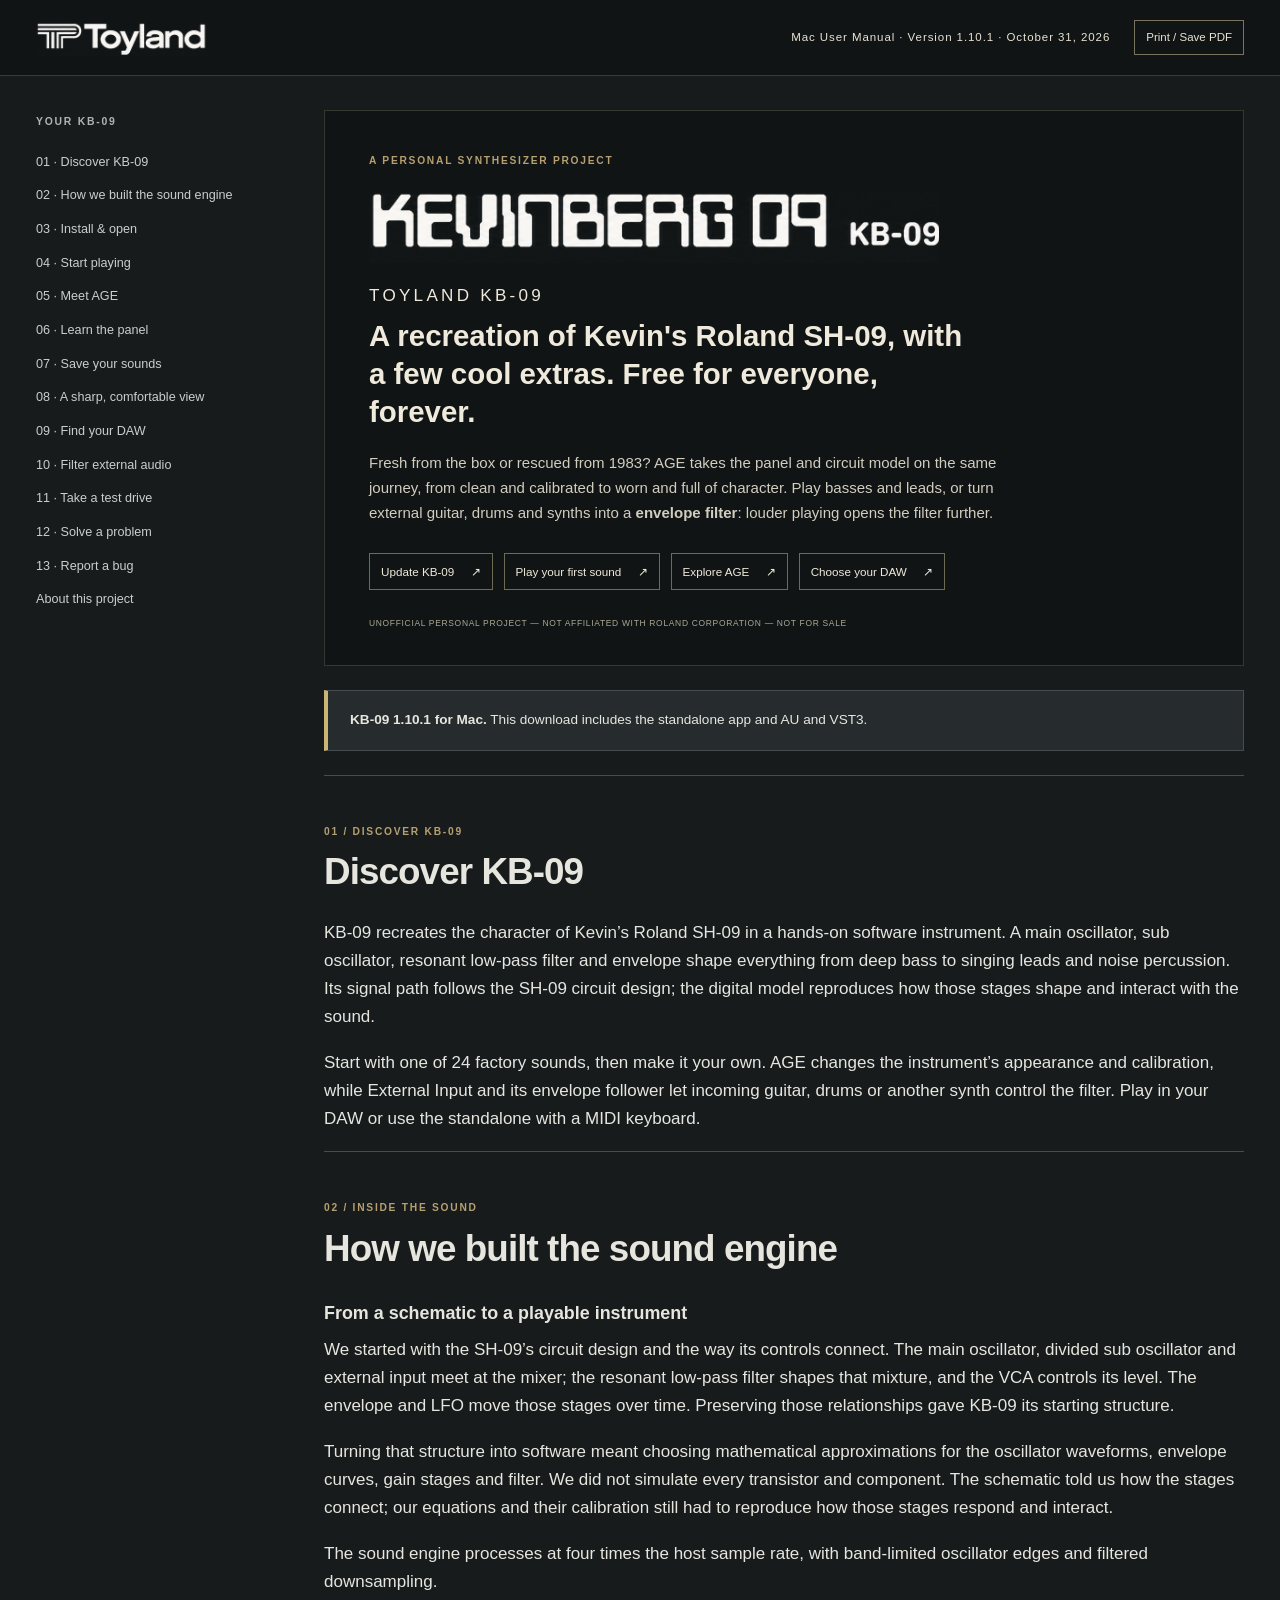
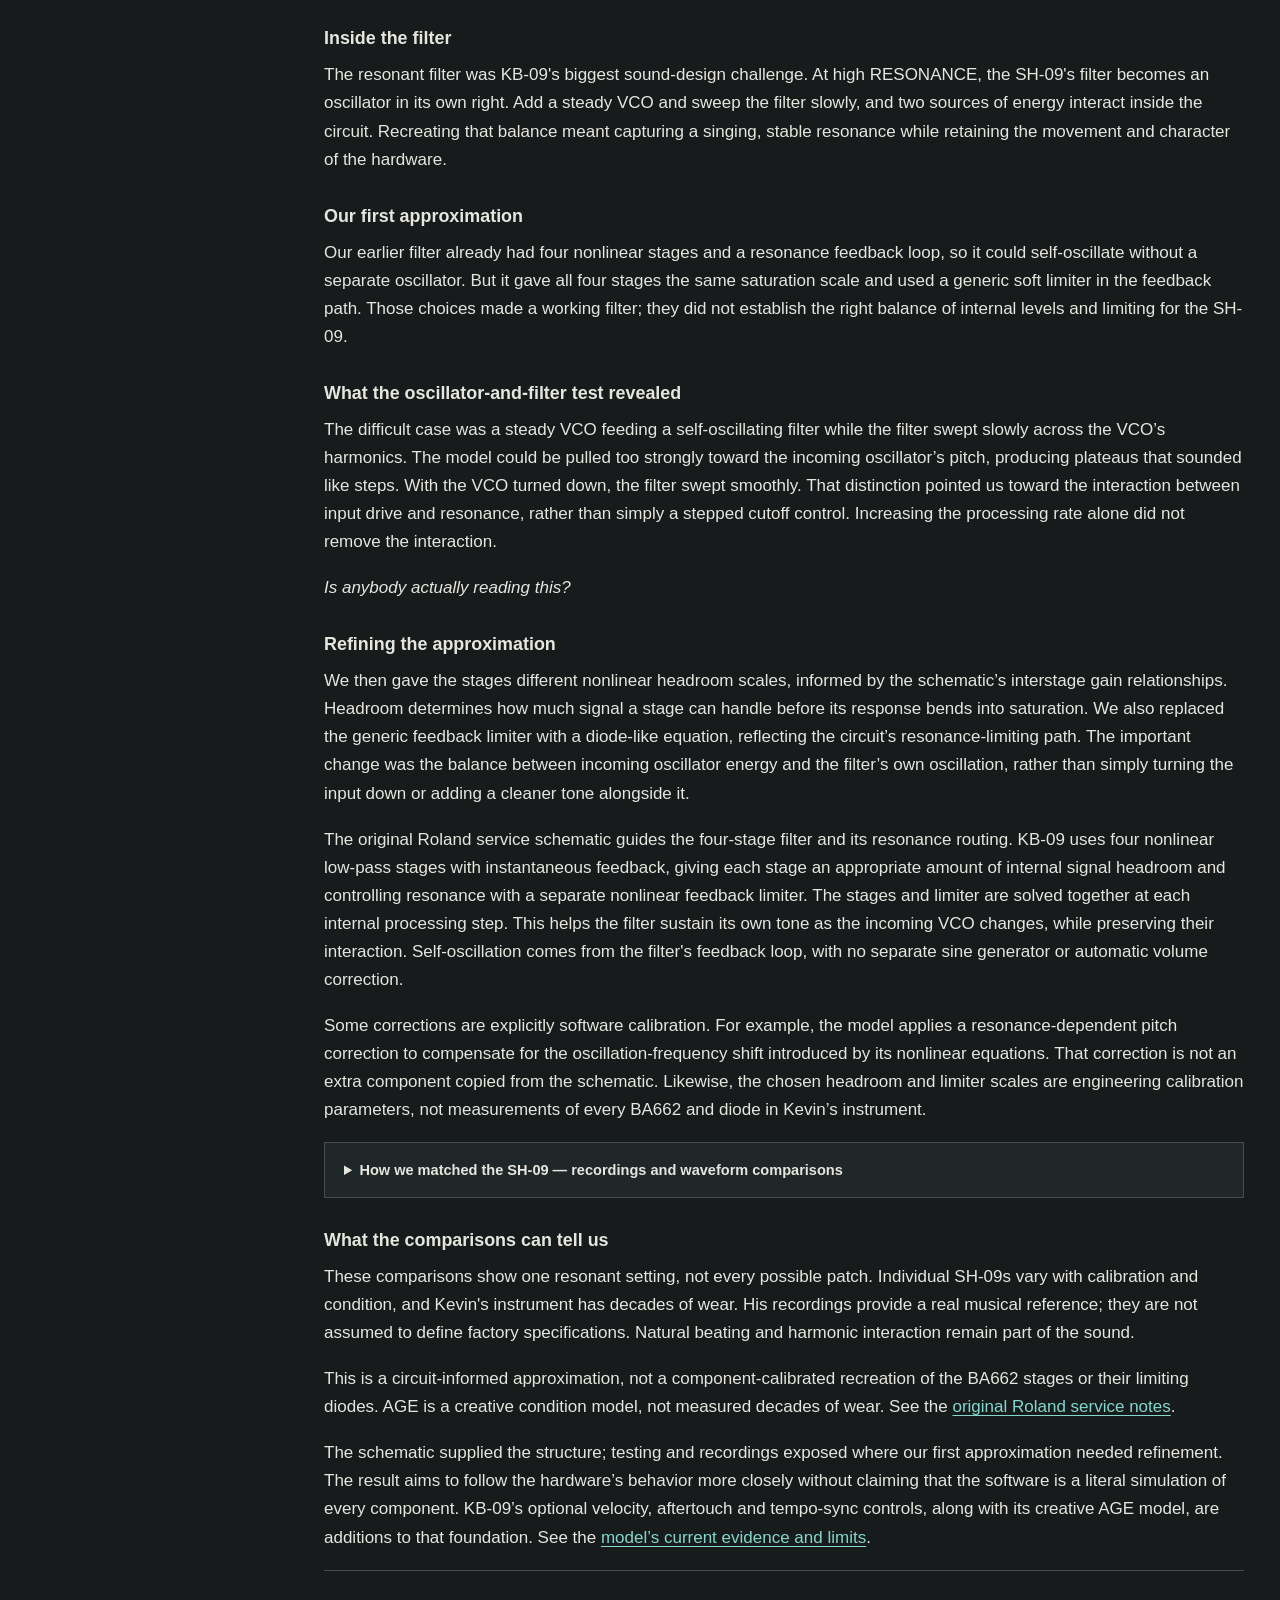
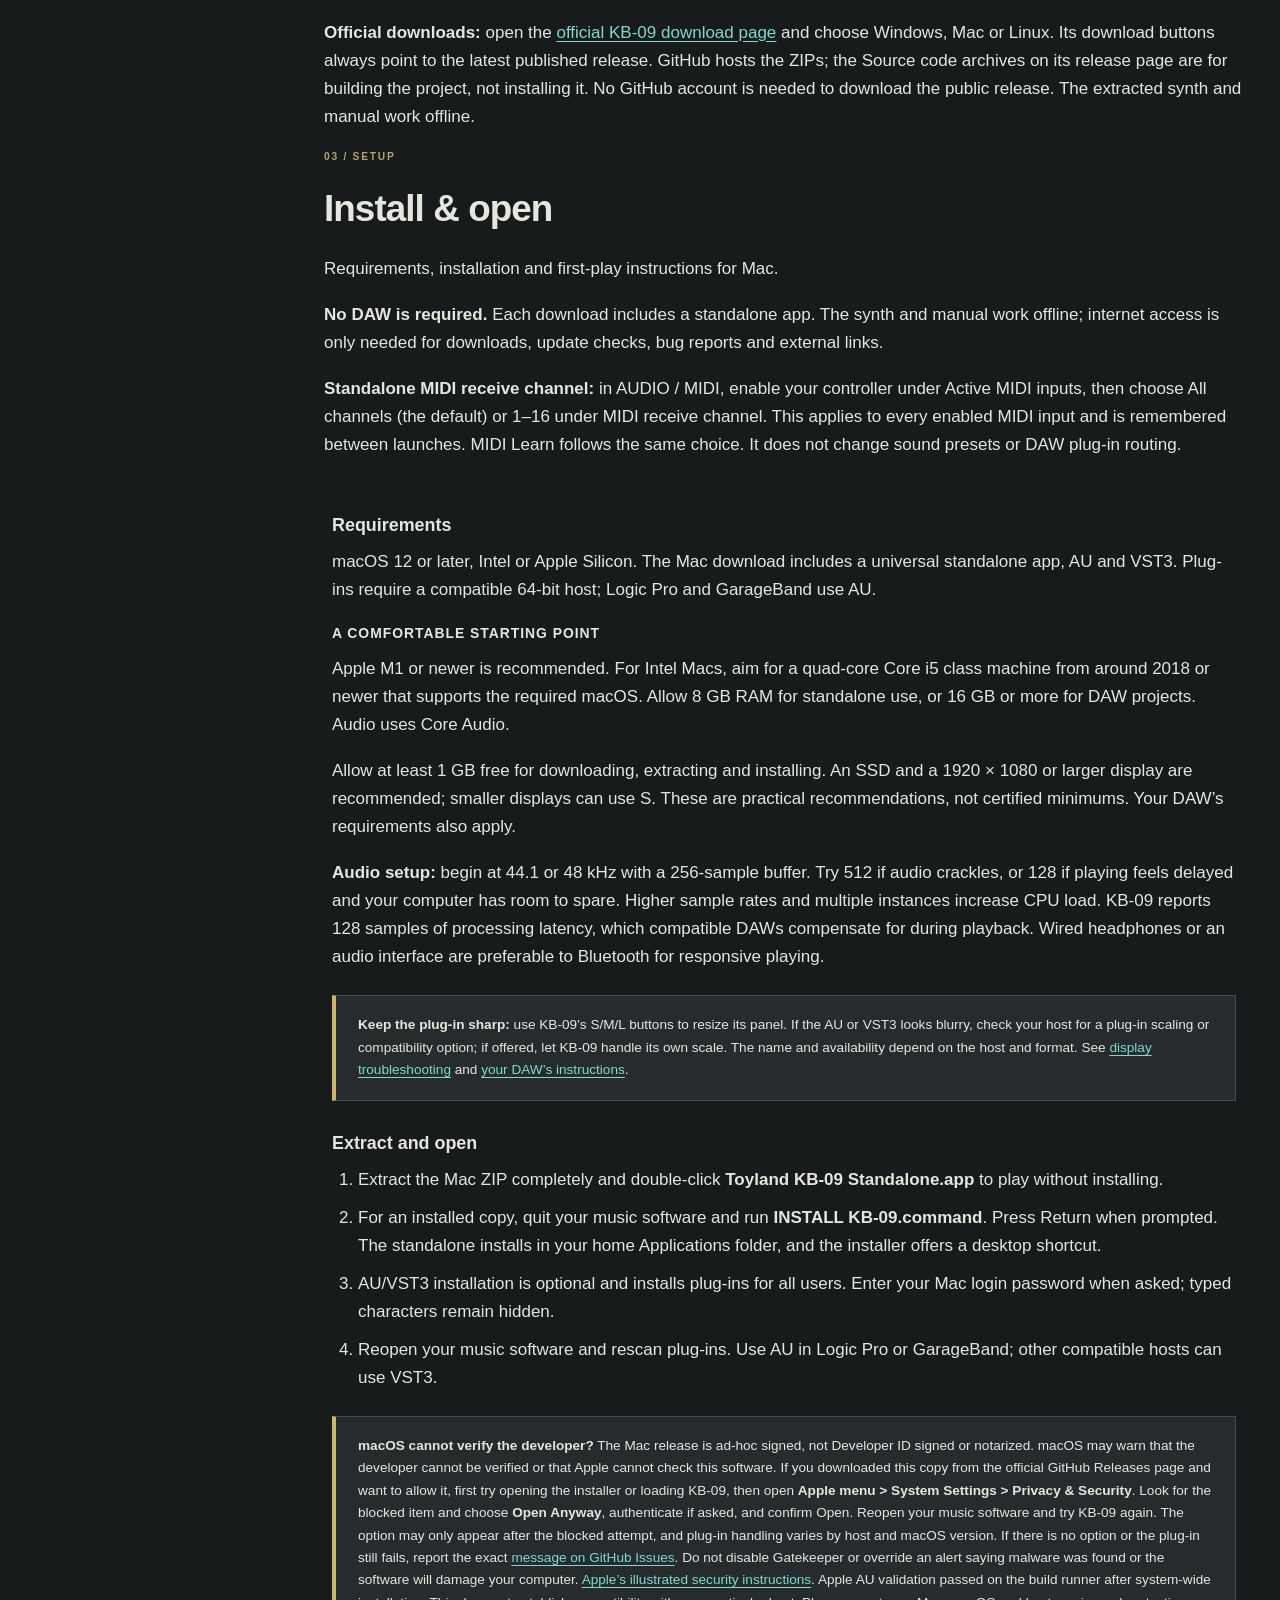
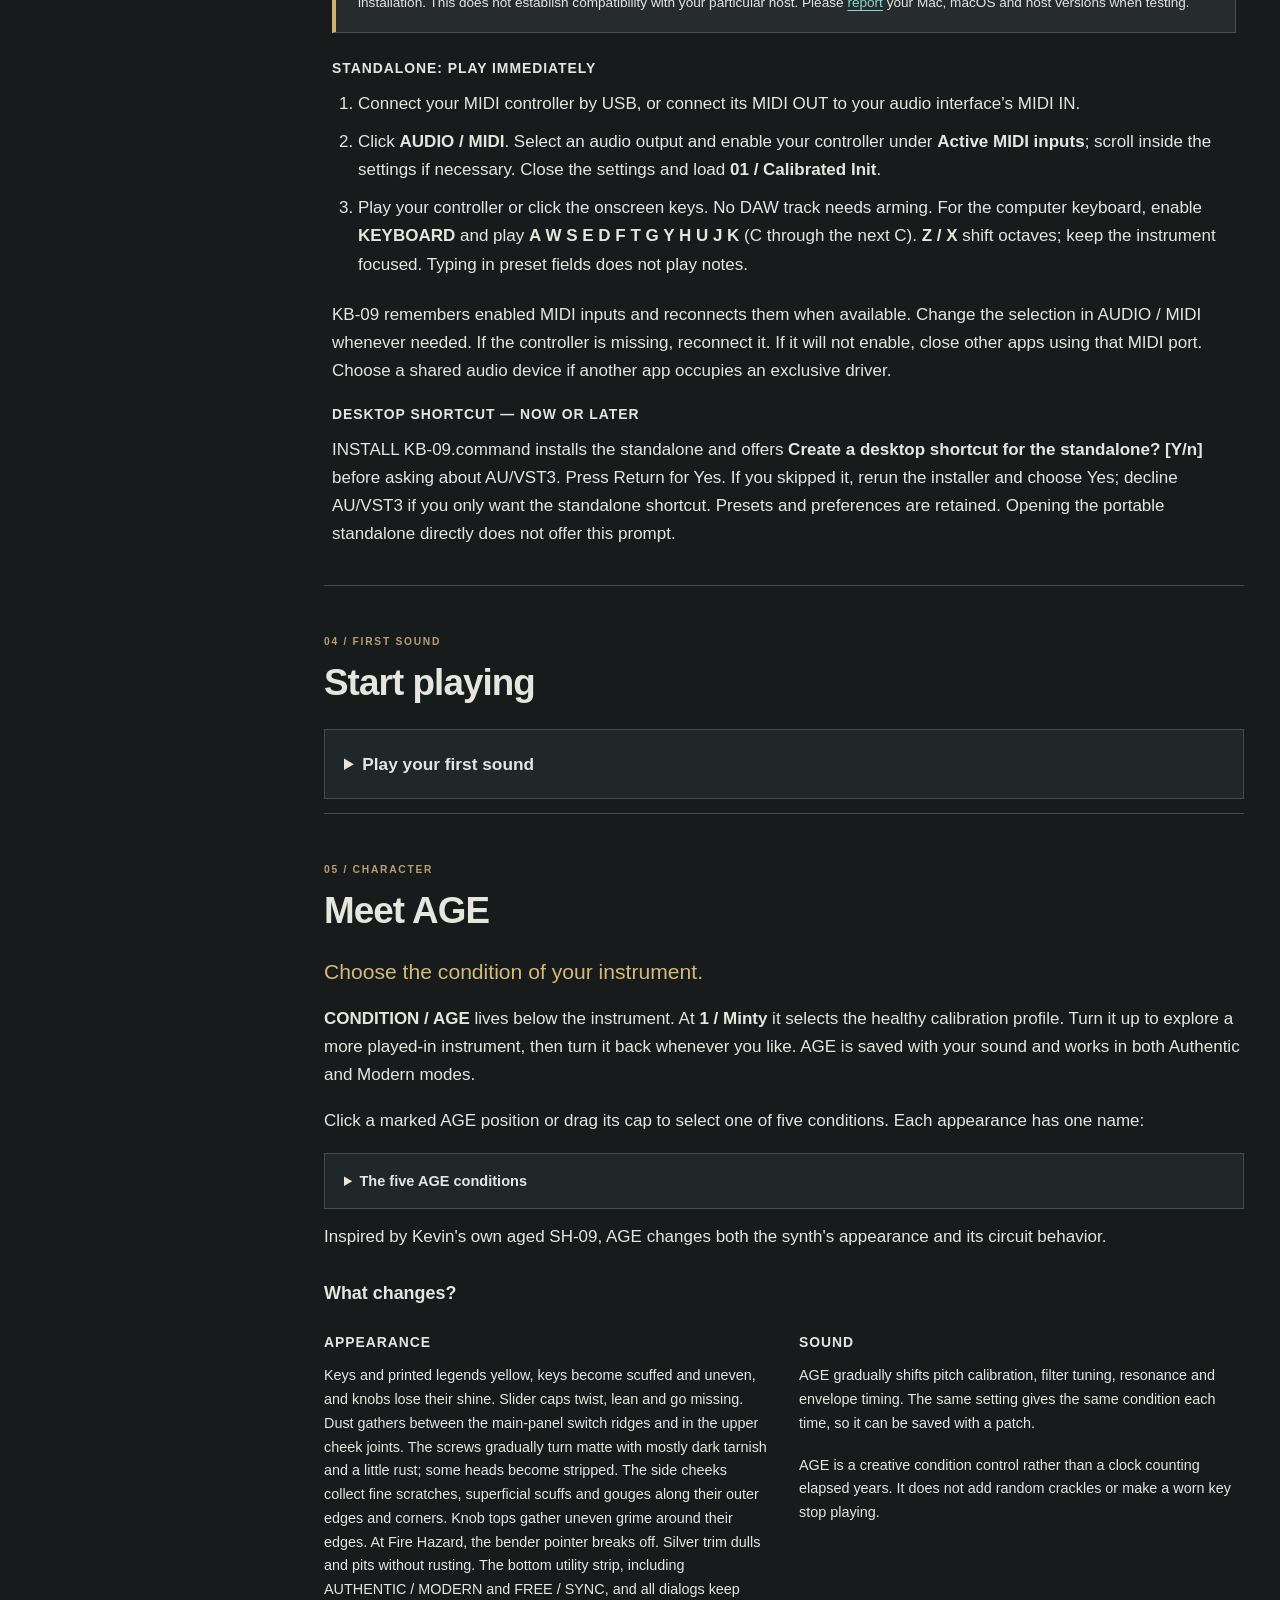
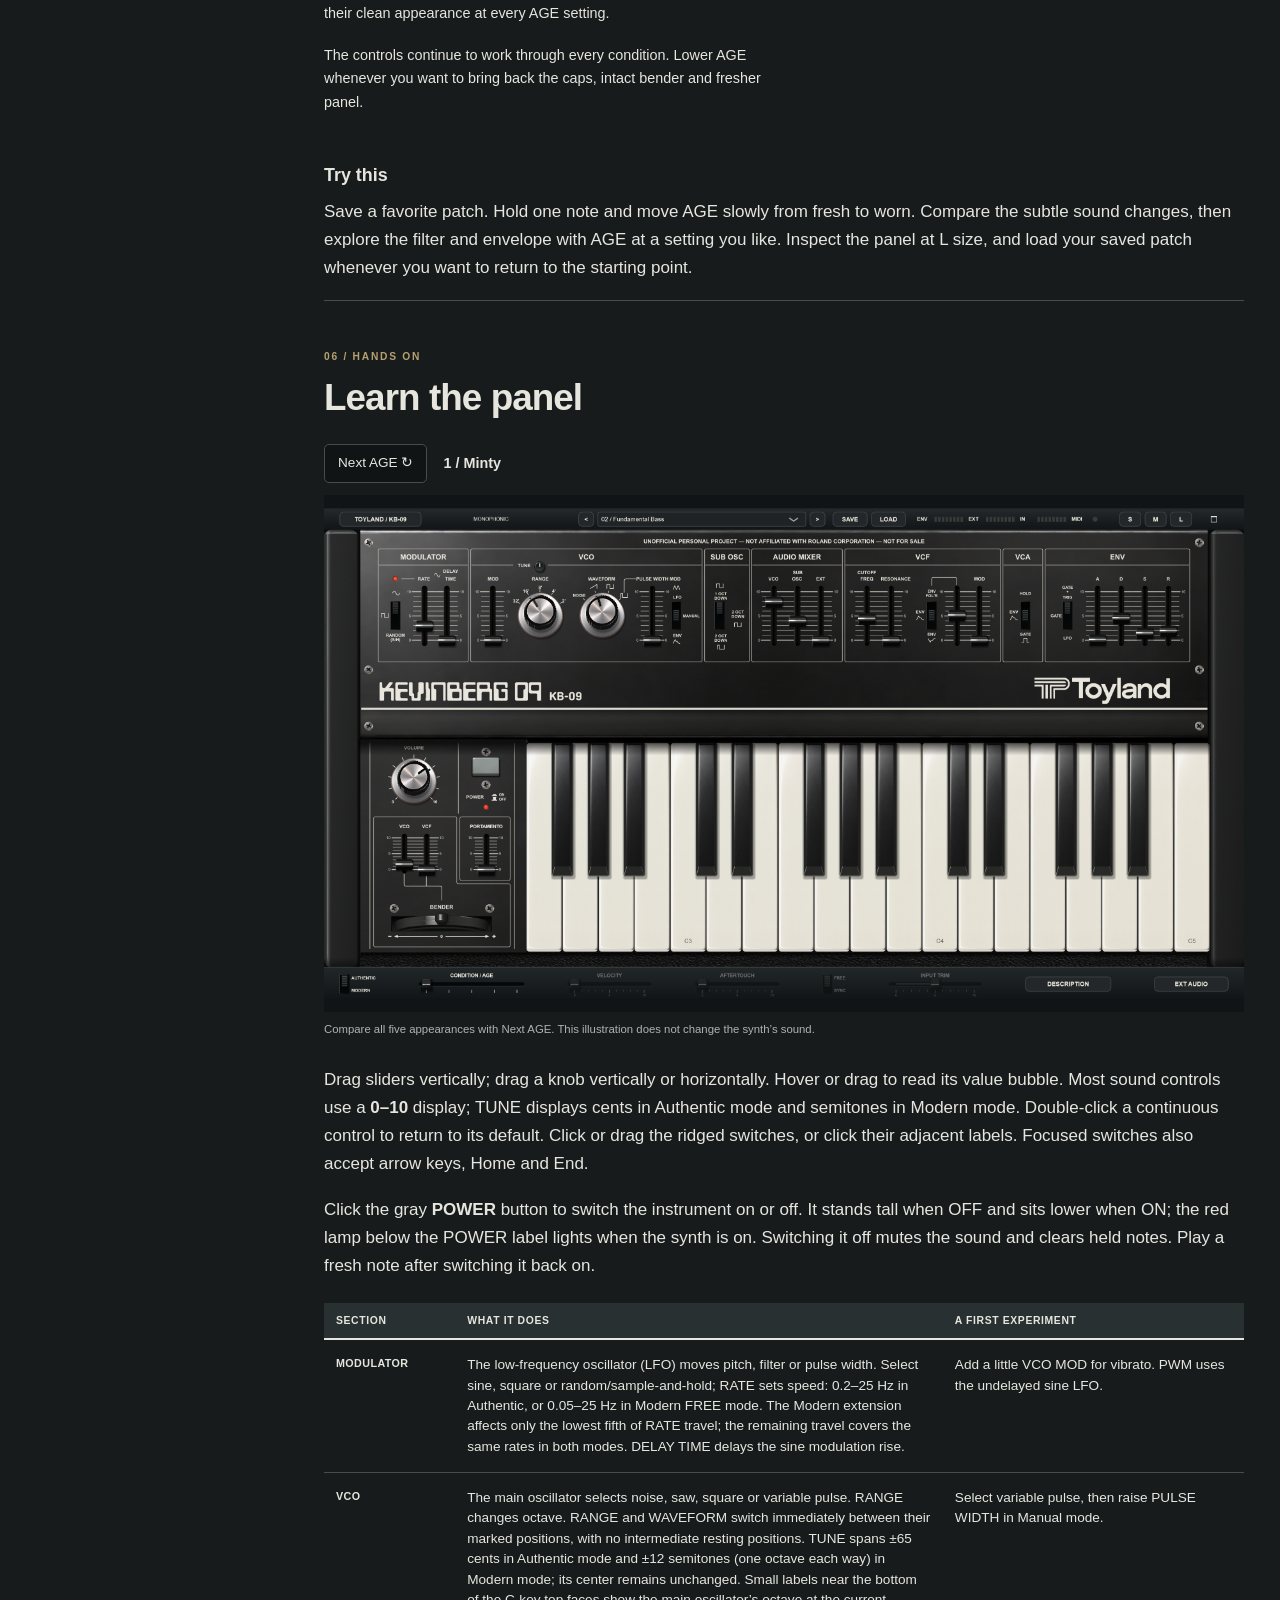
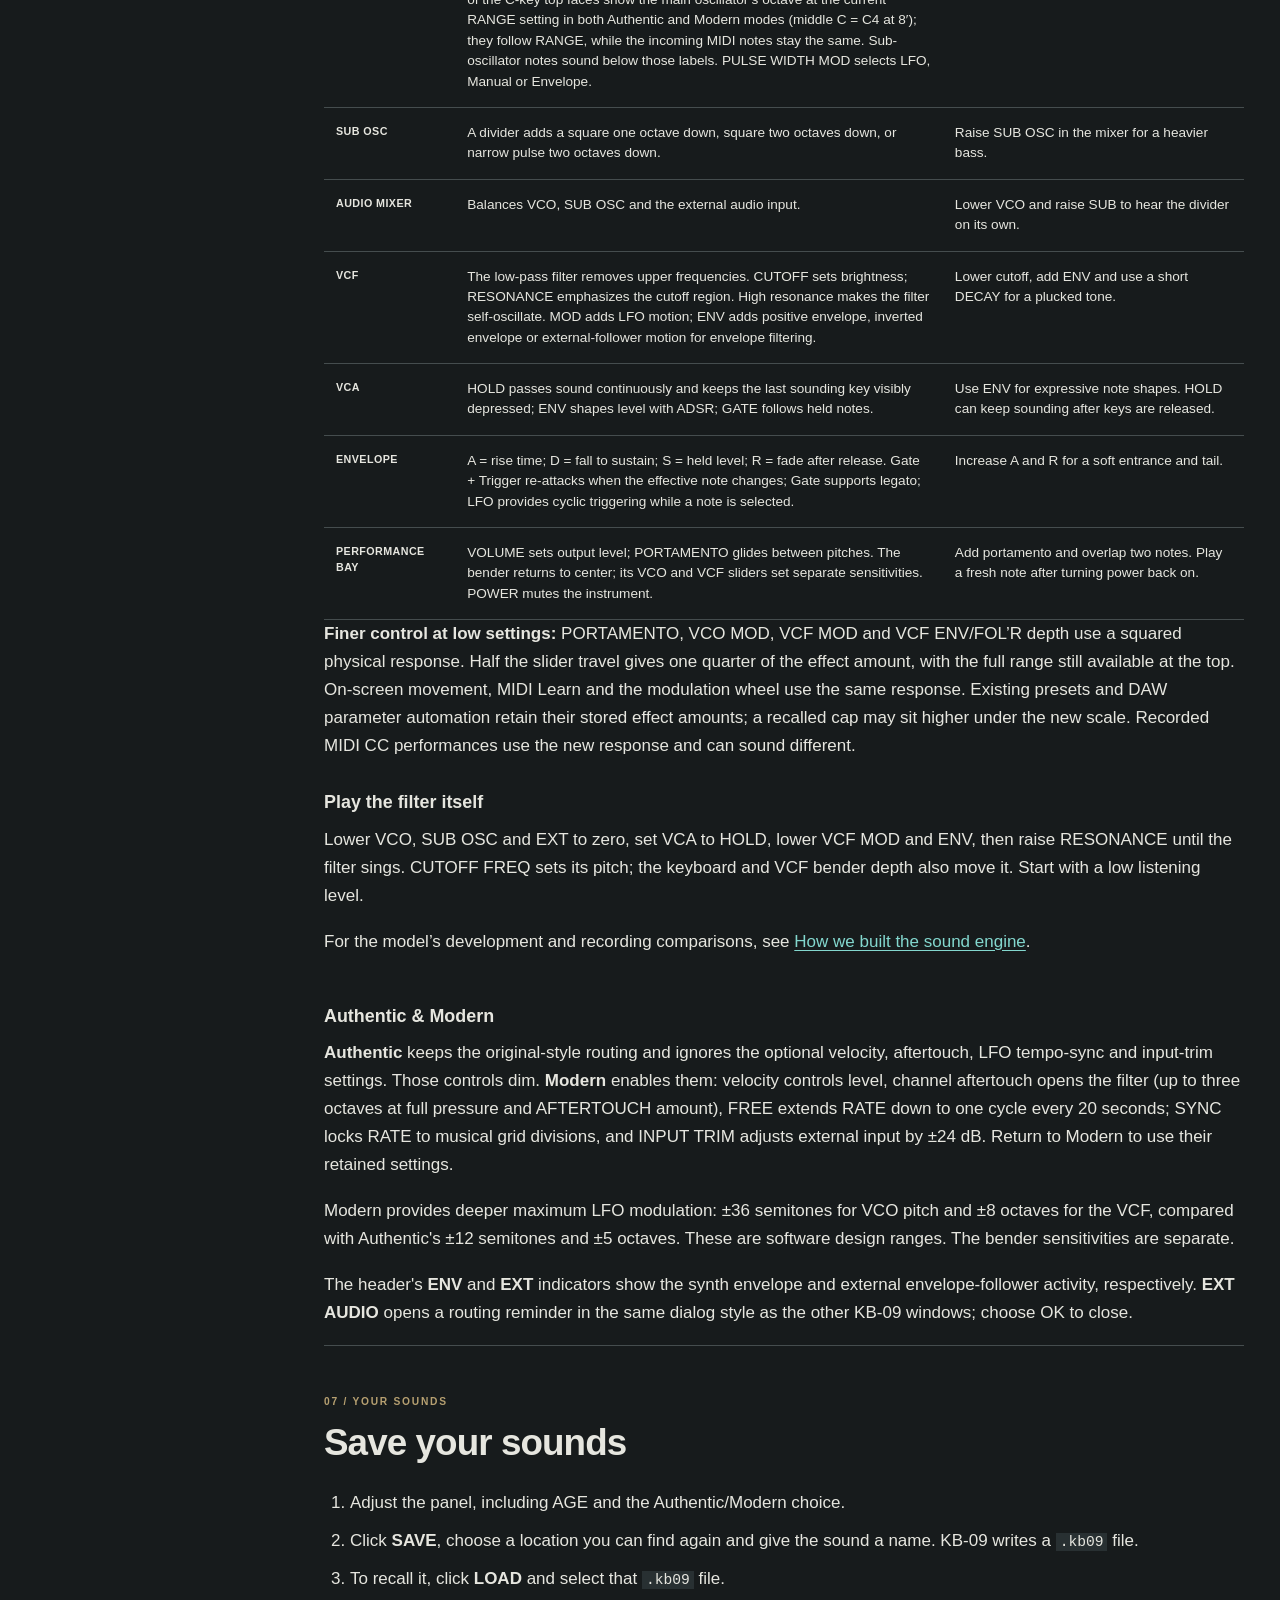
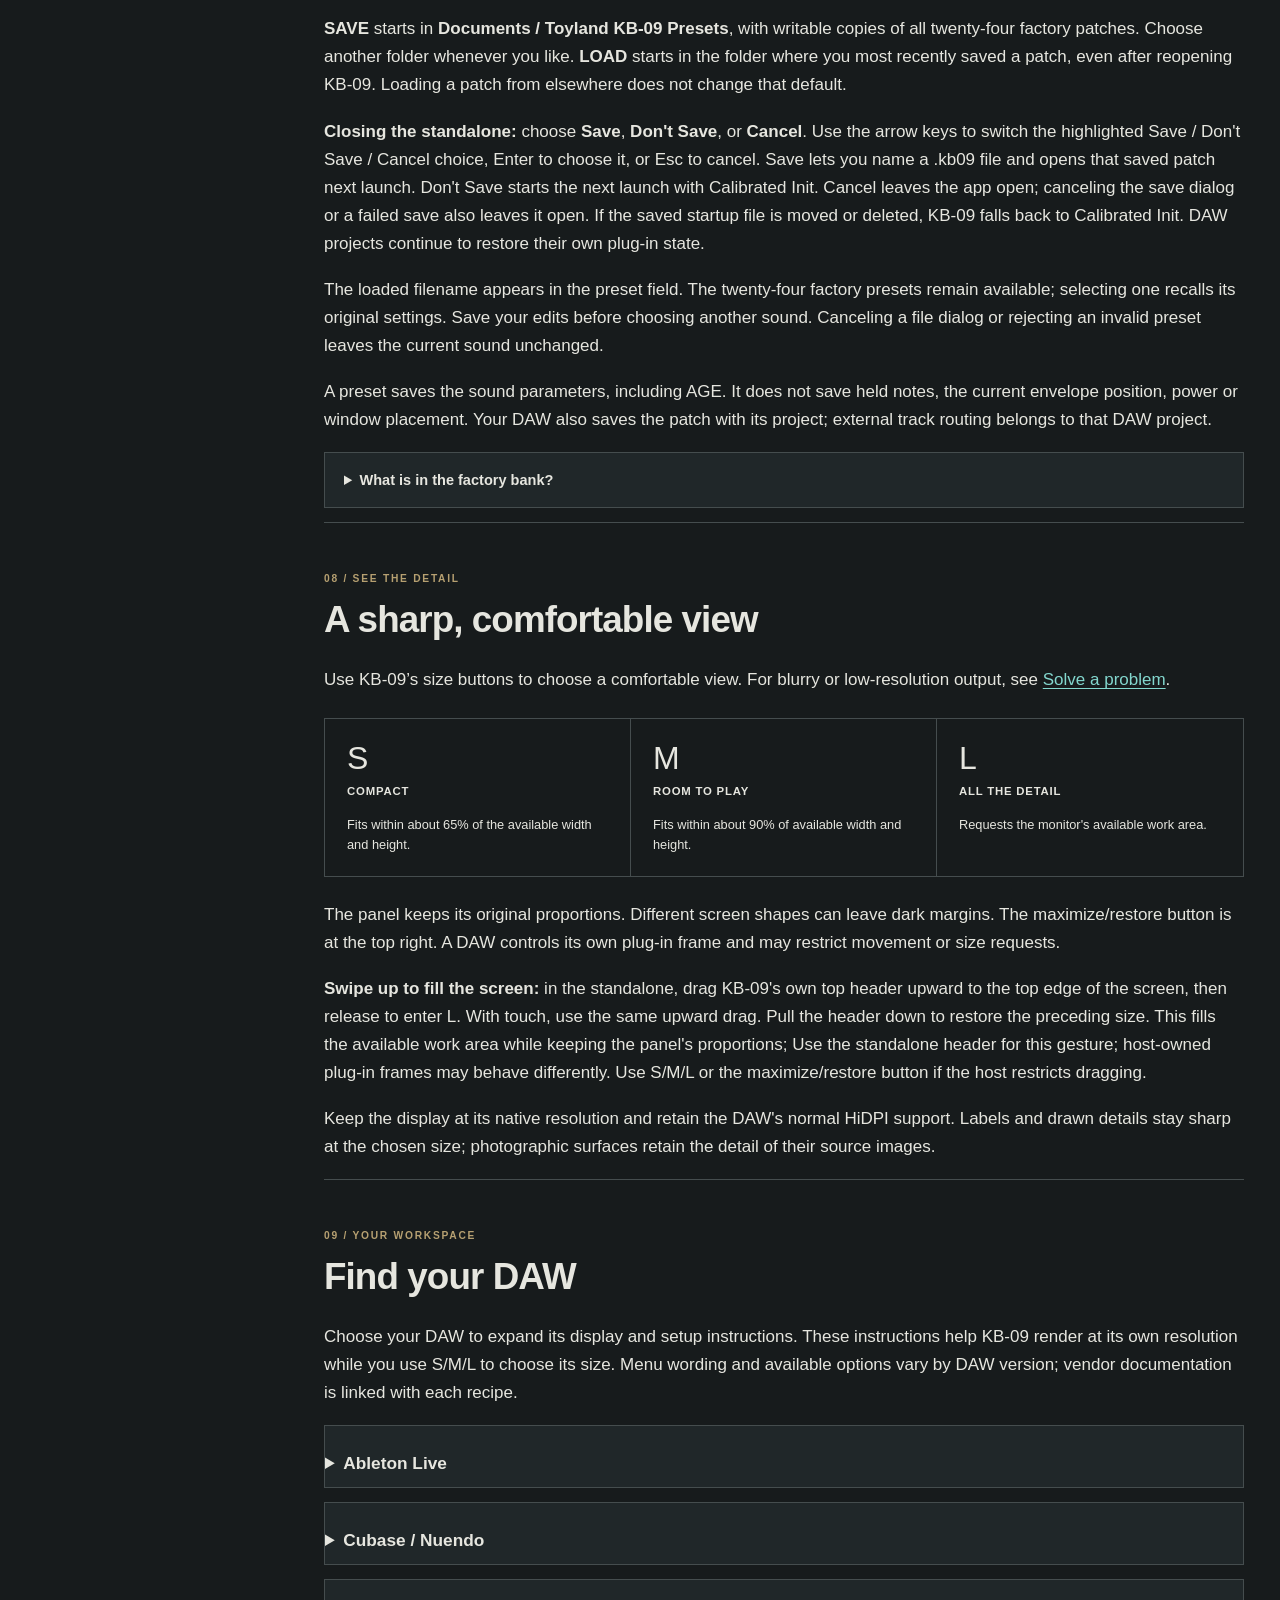
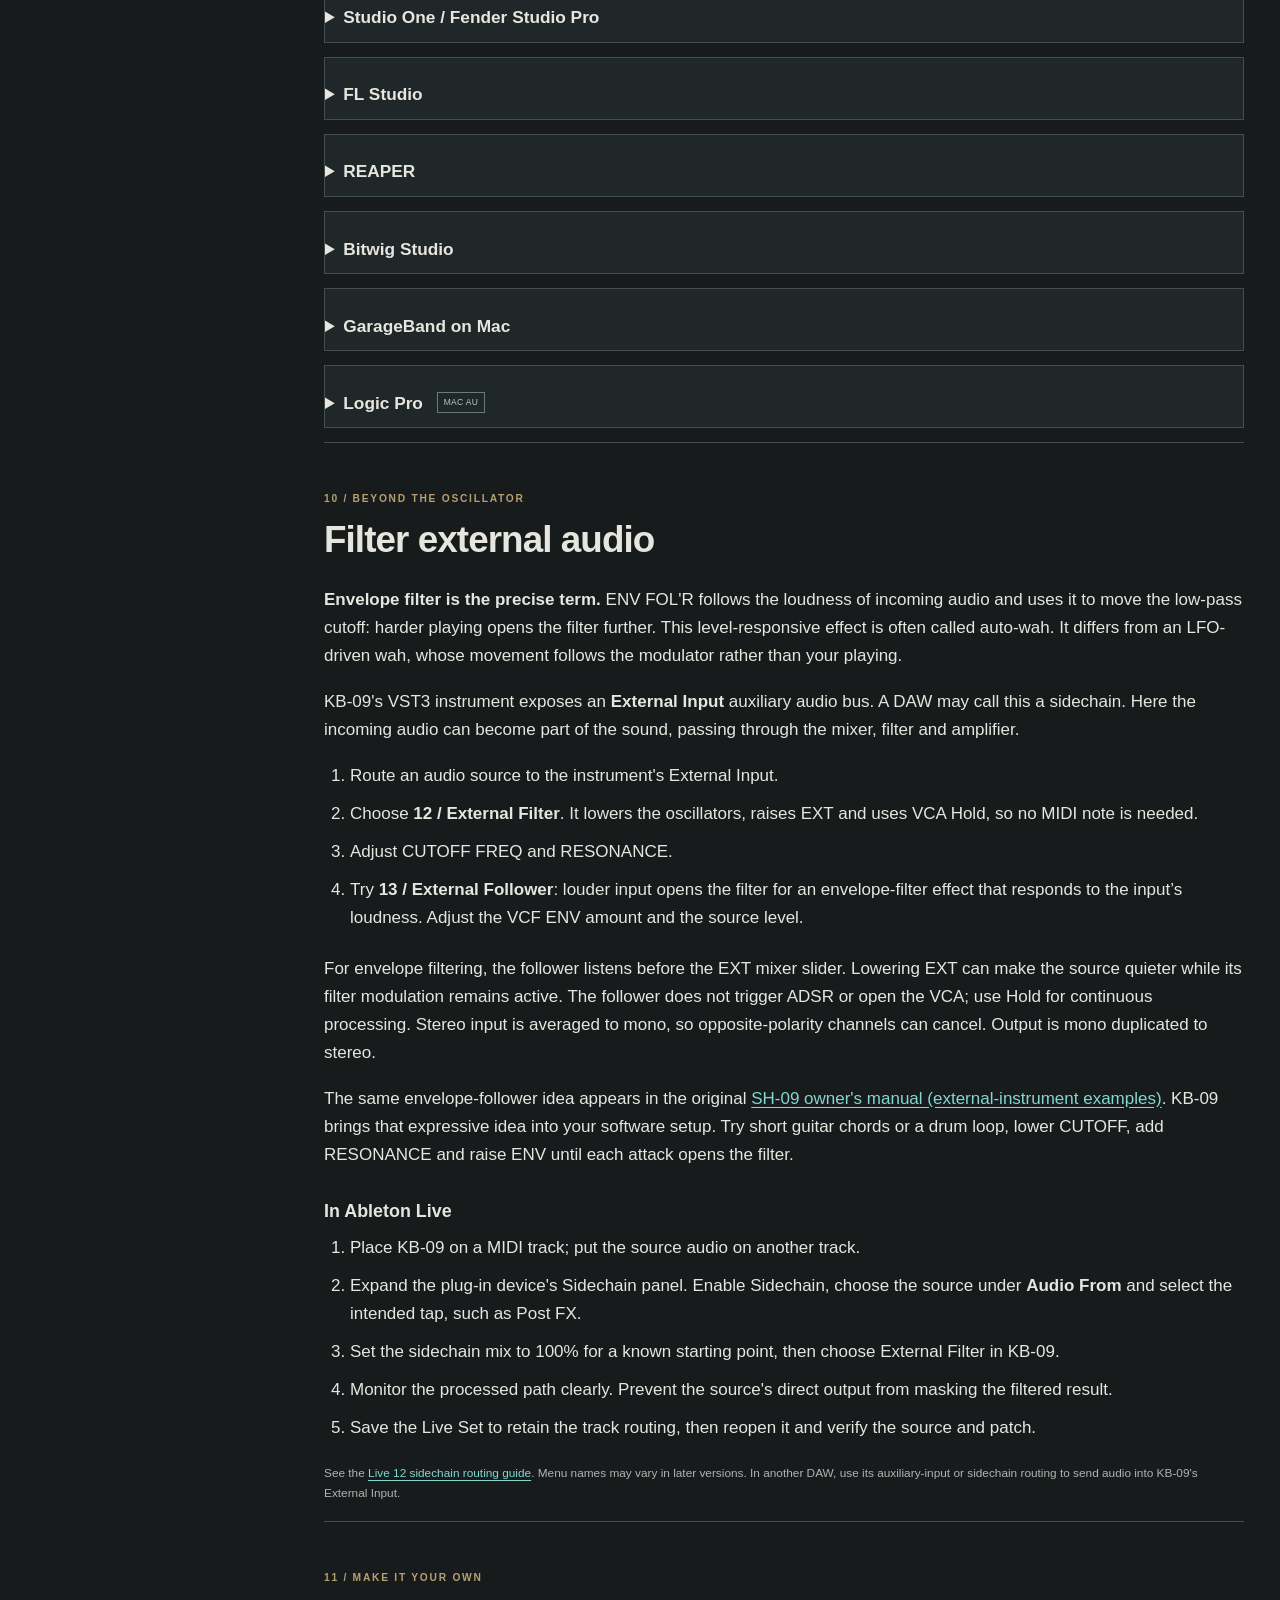
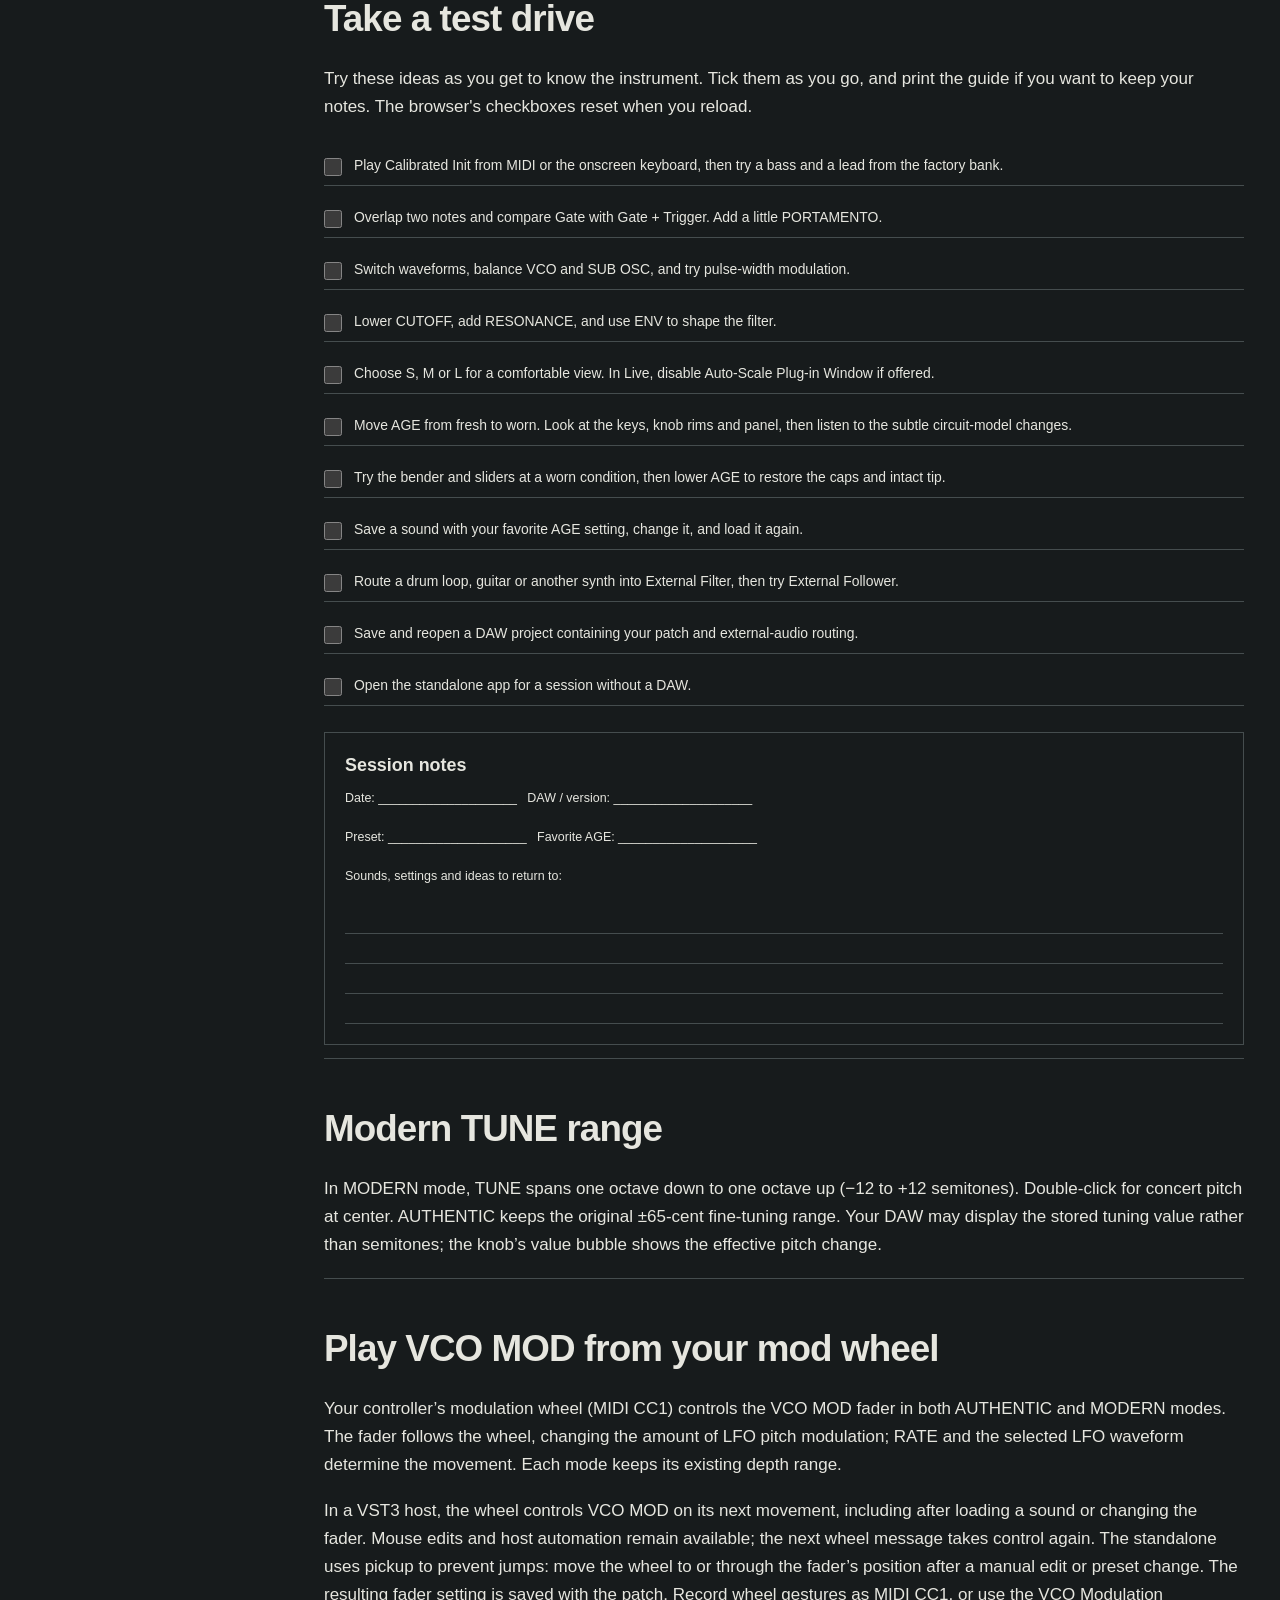
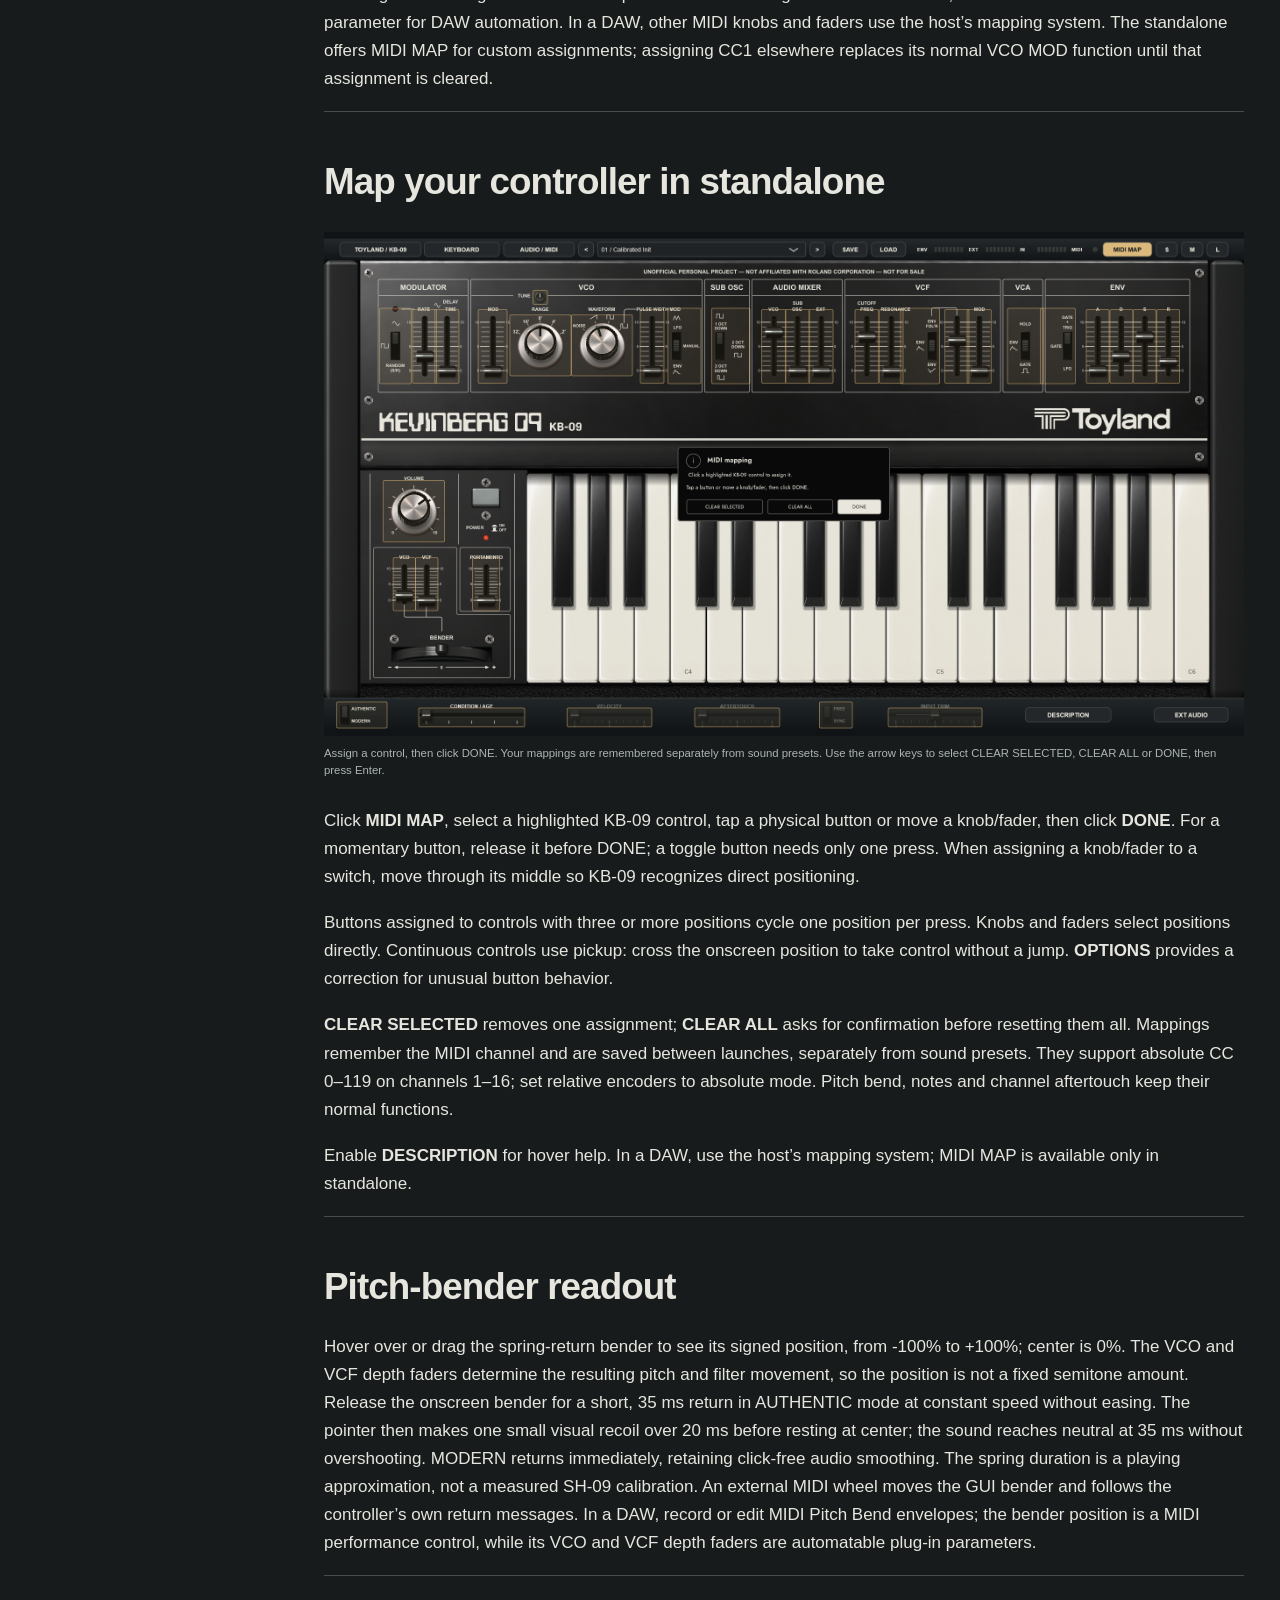
<file: docs/manual/platforms/mac/index.html>
<!doctype html>
<html lang="en-US">
<head>
  <meta charset="utf-8">
  <meta name="viewport" content="width=device-width, initial-scale=1">
  <meta name="description" content="The Toyland KB-09 user guide: installation, playing, AGE, external audio filtering, presets and DAW display settings.">
  <title>Toyland KB-09 — Mac User Manual</title>
  <link rel="stylesheet" href="../../styles.css">
  <link rel="icon" type="image/png" href="../../assets/kb09-icon.png">
</head>
<body>
<a class="skip" href="#main">Skip to the guide</a>
<header class="masthead" id="top">
  <div class="masthead-inner">
    <a class="brand" href="#top" aria-label="Toyland KB-09 home">
      <svg viewBox="85 308 722 158" role="img" aria-labelledby="toyland-title"><title id="toyland-title">Toyland</title><image href="../../assets/marks.png" width="2172" height="724" /></svg>
    </a>
    <span class="edition">Mac User Manual · Version 1.10.1 · October 31, 2026</span>
    <button class="print-button" type="button" onclick="window.print()">Print / Save PDF</button>
  </div>
</header>
<div class="layout">
<nav class="contents" aria-label="Guide contents">
  <p class="nav-title">YOUR KB-09</p>
  <a href="#features">01 · Discover KB-09</a>
  <a href="#filter-craft">02 · How we built the sound engine</a>
  <a href="#install">03 · Install &amp; open</a>
  <a href="#start">04 · Start playing</a>
  <a href="#age">05 · Meet AGE</a>
  <a href="#panel">06 · Learn the panel</a>
  <a href="#presets">07 · Save your sounds</a>
  <a href="#display">08 · A sharp, comfortable view</a>
  <a href="#daws">09 · Find your DAW</a>
  <a href="#external">10 · Filter external audio</a>
  <a href="#test-drive">11 · Take a test drive</a>
  <a href="#troubleshooting">12 · Solve a problem</a>
  <a href="#feedback">13 · Report a bug</a>
  <a href="#about">About this project</a>
</nav>
<main id="main">
<section class="hero" aria-labelledby="title">
  <p class="eyebrow">A PERSONAL SYNTHESIZER PROJECT</p>
  <svg class="instrument-mark" viewBox="846 308 1253 158" role="img" aria-labelledby="instrument-title"><title id="instrument-title">KEVINBERG 09 · KB-09</title><image href="../../assets/marks.png" width="2172" height="724" /></svg>
  <h1 id="title">Toyland KB-09</h1>
  <p class="subtitle">A recreation of Kevin's Roland SH-09, with a few cool extras. Free for everyone, forever.</p>
  <p class="intro">Fresh from the box or rescued from 1983? AGE takes the panel and circuit model on the same journey, from clean and calibrated to worn and full of character. Play basses and leads, or turn external guitar, drums and synths into a <strong>envelope filter</strong>: louder playing opens the filter further.</p>
  <div class="quick-links"><a href="#updates">Update KB-09 <span aria-hidden="true">↗</span></a><a href="#start">Play your first sound <span aria-hidden="true">↗</span></a><a href="#age">Explore AGE <span aria-hidden="true">↗</span></a><a href="#daws">Choose your DAW <span aria-hidden="true">↗</span></a></div>
  <p class="project-mark">UNOFFICIAL PERSONAL PROJECT — NOT AFFILIATED WITH ROLAND CORPORATION — NOT FOR SALE</p>
</section>
<aside class="notice"><strong>KB-09 1.10.1 for Mac.</strong> This download includes the standalone app and AU and VST3.</aside>

<section id="features">
  <p class="section-number">01 / DISCOVER KB-09</p><h2>Discover KB-09</h2>
  <p>KB-09 recreates the character of Kevin’s Roland SH-09 in a hands-on software instrument. A main oscillator, sub oscillator, resonant low-pass filter and envelope shape everything from deep bass to singing leads and noise percussion. Its signal path follows the SH-09 circuit design; the digital model reproduces how those stages shape and interact with the sound.</p>
  <p>Start with one of 24 factory sounds, then make it your own. AGE changes the instrument’s appearance and calibration, while External Input and its envelope follower let incoming guitar, drums or another synth control the filter. Play in your DAW or use the standalone with a MIDI keyboard.</p>
</section>

<section id="filter-craft">
  <p class="section-number">02 / INSIDE THE SOUND</p><h2>How we built the sound engine</h2>
  <h3>From a schematic to a playable instrument</h3>
  <p>We started with the SH-09’s circuit design and the way its controls connect. The main oscillator, divided sub oscillator and external input meet at the mixer; the resonant low-pass filter shapes that mixture, and the VCA controls its level. The envelope and LFO move those stages over time. Preserving those relationships gave KB-09 its starting structure.</p>
  <p>Turning that structure into software meant choosing mathematical approximations for the oscillator waveforms, envelope curves, gain stages and filter. We did not simulate every transistor and component. The schematic told us how the stages connect; our equations and their calibration still had to reproduce how those stages respond and interact.</p>
  <p>The sound engine processes at four times the host sample rate, with band-limited oscillator edges and filtered downsampling.</p>
  <h3>Inside the filter</h3>
  <p>The resonant filter was KB-09's biggest sound-design challenge. At high RESONANCE, the SH-09's filter becomes an oscillator in its own right. Add a steady VCO and sweep the filter slowly, and two sources of energy interact inside the circuit. Recreating that balance meant capturing a singing, stable resonance while retaining the movement and character of the hardware.</p>
  <h3>Our first approximation</h3>
  <p>Our earlier filter already had four nonlinear stages and a resonance feedback loop, so it could self-oscillate without a separate oscillator. But it gave all four stages the same saturation scale and used a generic soft limiter in the feedback path. Those choices made a working filter; they did not establish the right balance of internal levels and limiting for the SH-09.</p>
  <h3>What the oscillator-and-filter test revealed</h3>
  <p>The difficult case was a steady VCO feeding a self-oscillating filter while the filter swept slowly across the VCO’s harmonics. The model could be pulled too strongly toward the incoming oscillator’s pitch, producing plateaus that sounded like steps. With the VCO turned down, the filter swept smoothly. That distinction pointed us toward the interaction between input drive and resonance, rather than simply a stepped cutoff control. Increasing the processing rate alone did not remove the interaction.</p>
  <p><em>Is anybody actually reading this?</em></p>
  <h3>Refining the approximation</h3>
  <p>We then gave the stages different nonlinear headroom scales, informed by the schematic’s interstage gain relationships. Headroom determines how much signal a stage can handle before its response bends into saturation. We also replaced the generic feedback limiter with a diode-like equation, reflecting the circuit’s resonance-limiting path. The important change was the balance between incoming oscillator energy and the filter’s own oscillation, rather than simply turning the input down or adding a cleaner tone alongside it.</p>
  <p>The original Roland service schematic guides the four-stage filter and its resonance routing. KB-09 uses four nonlinear low-pass stages with instantaneous feedback, giving each stage an appropriate amount of internal signal headroom and controlling resonance with a separate nonlinear feedback limiter. The stages and limiter are solved together at each internal processing step. This helps the filter sustain its own tone as the incoming VCO changes, while preserving their interaction. Self-oscillation comes from the filter's feedback loop, with no separate sine generator or automatic volume correction.</p>
  <p>Some corrections are explicitly software calibration. For example, the model applies a resonance-dependent pitch correction to compensate for the oscillation-frequency shift introduced by its nonlinear equations. That correction is not an extra component copied from the schematic. Likewise, the chosen headroom and limiter scales are engineering calibration parameters, not measurements of every BA662 and diode in Kevin’s instrument.</p>
  <details class="filter-story"><summary>How we matched the SH-09 — recordings and waveform comparisons</summary><div class="disclosure-body">
  <p>The crucial test put a steady VCO into a self-oscillating filter while its pitch swept slowly past the VCO’s harmonics. The two signals interacted inside the filter, revealing whether its tone stayed steady, changed level or was pulled toward the incoming oscillator. We compared a collection of SH-09 and KB-09 recordings at different VCO mixer levels, alongside filter-only and oscillator-only recordings, captured at 96 kHz in 32-bit floating point. Listening, waveforms and frequency analysis guided the model toward the hardware’s balance of stable resonance and musical interaction. Matching pitch and relative signal levels made those comparisons more useful than copying slider positions alone.</p>
  <figure><img src="../../assets/vcf-sweep-comparison.png" alt="Two waveforms of an eighteen-second resonant sweep: Kevin's SH-09 above and the KB-09 model below, shown at the same time and amplitude scales."><figcaption>A slow self-oscillating filter sweep with steady VCO input. Both displays use the same scales. KB-09 uses fixed level calibration; no automatic leveling or peak normalization is applied.</figcaption></figure>
  <p>Listening checks were paired with tests of tuning, ordinary patch levels, stability and processing cost across sample rates. The aim was a faithful, playable instrument: steady where the hardware is steady, expressive where its signals interact, and responsive under the fingers.</p>
  <figure><img src="../../assets/vcf-waveform-detail.png" alt="A twelve-millisecond waveform detail comparing the SH-09 and KB-09, with matching time and amplitude scales."><figcaption>A closer look at the same recordings. Each excerpt starts at an upward zero crossing for easier viewing; the recordings are not phase locked. Fine differences in waveform shape remain.</figcaption></figure>
  </div></details>
  <h3>What the comparisons can tell us</h3>
  <p>These comparisons show one resonant setting, not every possible patch. Individual SH-09s vary with calibration and condition, and Kevin's instrument has decades of wear. His recordings provide a real musical reference; they are not assumed to define factory specifications. Natural beating and harmonic interaction remain part of the sound.</p>
  <p>This is a circuit-informed approximation, not a component-calibrated recreation of the BA662 stages or their limiting diodes. AGE is a creative condition model, not measured decades of wear. See the <a href="https://synthfool.com/docs/Roland/SH_Series/Roland%20SH09%20Service%20Manual.pdf">original Roland service notes</a>.</p>
  <p>The schematic supplied the structure; testing and recordings exposed where our first approximation needed refinement. The result aims to follow the hardware’s behavior more closely without claiming that the software is a literal simulation of every component. KB-09’s optional velocity, aftertouch and tempo-sync controls, along with its creative AGE model, are additions to that foundation. See the <a href="https://github.com/kevinberg84/toyland-kb09/blob/main/docs/FIDELITY.md">model’s current evidence and limits</a>.</p>
</section>

<section id="install"><p><strong>Official downloads:</strong> open the <a href="https://kevinberg84.github.io/toyland-kb09/#download">official KB-09 download page</a> and choose Windows, Mac or Linux. Its download buttons always point to the latest published release. GitHub hosts the ZIPs; the Source code archives on its release page are for building the project, not installing it. No GitHub account is needed to download the public release. The extracted synth and manual work offline.</p>
  <p class="section-number">03 / SETUP</p><h2>Install &amp; open</h2>
  <p id="system-requirements">Requirements, installation and first-play instructions for Mac.</p>
  <p id="standalone"><strong>No DAW is required.</strong> Each download includes a standalone app. The synth and manual work offline; internet access is only needed for downloads, update checks, bug reports and external links.</p>
  <p><strong>Standalone MIDI receive channel:</strong> in AUDIO / MIDI, enable your controller under Active MIDI inputs, then choose All channels (the default) or 1–16 under MIDI receive channel. This applies to every enabled MIDI input and is remembered between launches. MIDI Learn follows the same choice. It does not change sound presets or DAW plug-in routing.</p>
  
  <div id="install-mac" class="platform-instructions"><div class="disclosure-body">
  <h3>Requirements</h3><p>macOS 12 or later, Intel or Apple Silicon. The Mac download includes a universal standalone app, AU and VST3. Plug-ins require a compatible 64-bit host; Logic Pro and GarageBand use AU.</p>
  <h4>A comfortable starting point</h4><p>Apple M1 or newer is recommended. For Intel Macs, aim for a quad-core Core i5 class machine from around 2018 or newer that supports the required macOS. Allow 8 GB RAM for standalone use, or 16 GB or more for DAW projects. Audio uses Core Audio.</p><p>Allow at least 1 GB free for downloading, extracting and installing. An SSD and a 1920 × 1080 or larger display are recommended; smaller displays can use S. These are practical recommendations, not certified minimums. Your DAW’s requirements also apply.</p>
<p><strong>Audio setup:</strong> begin at 44.1 or 48 kHz with a 256-sample buffer. Try 512 if audio crackles, or 128 if playing feels delayed and your computer has room to spare. Higher sample rates and multiple instances increase CPU load. KB-09 reports 128 samples of processing latency, which compatible DAWs compensate for during playback. Wired headphones or an audio interface are preferable to Bluetooth for responsive playing.</p>
  <aside class="notice"><strong>Keep the plug-in sharp:</strong> use KB-09’s S/M/L buttons to resize its panel. If the AU or VST3 looks blurry, check your host for a plug-in scaling or compatibility option; if offered, let KB-09 handle its own scale. The name and availability depend on the host and format. See <a href="#blurry-display">display troubleshooting</a> and <a href="#daws">your DAW’s instructions</a>.</aside><h3>Extract and open</h3><ol><li>Extract the Mac ZIP completely and double-click <strong>Toyland KB-09 Standalone.app</strong> to play without installing.</li><li>For an installed copy, quit your music software and run <strong>INSTALL KB-09.command</strong>. Press Return when prompted. The standalone installs in your home Applications folder, and the installer offers a desktop shortcut.</li><li>AU/VST3 installation is optional and installs plug-ins for all users. Enter your Mac login password when asked; typed characters remain hidden.</li><li>Reopen your music software and rescan plug-ins. Use AU in Logic Pro or GarageBand; other compatible hosts can use VST3.</li></ol><aside class="notice" id="mac-warning"><strong>macOS cannot verify the developer?</strong> The Mac release is ad-hoc signed, not Developer ID signed or notarized. macOS may warn that the developer cannot be verified or that Apple cannot check this software. If you downloaded this copy from the official GitHub Releases page and want to allow it, first try opening the installer or loading KB-09, then open <strong>Apple menu &gt; System Settings &gt; Privacy &amp; Security</strong>. Look for the blocked item and choose <strong>Open Anyway</strong>, authenticate if asked, and confirm Open. Reopen your music software and try KB-09 again. The option may only appear after the blocked attempt, and plug-in handling varies by host and macOS version. If there is no option or the plug-in still fails, report the exact <a href="#feedback">message on GitHub Issues</a>. Do not disable Gatekeeper or override an alert saying malware was found or the software will damage your computer. <a href="https://support.apple.com/102445">Apple’s illustrated security instructions</a>. Apple AU validation passed on the build runner after system-wide installation. This does not establish compatibility with your particular host. Please <a href="#feedback">report</a> your Mac, macOS and host versions when testing.</aside><h4>Standalone: play immediately</h4>
<ol><li>Connect your MIDI controller by USB, or connect its MIDI OUT to your audio interface’s MIDI IN.</li><li>Click <strong>AUDIO / MIDI</strong>. Select an audio output and enable your controller under <strong>Active MIDI inputs</strong>; scroll inside the settings if necessary. Close the settings and load <strong>01 / Calibrated Init</strong>.</li><li>Play your controller or click the onscreen keys. No DAW track needs arming. For the computer keyboard, enable <strong>KEYBOARD</strong> and play <strong>A W S E D F T G Y H U J K</strong> (C through the next C). <strong>Z / X</strong> shift octaves; keep the instrument focused. Typing in preset fields does not play notes.</li></ol>
<p>KB-09 remembers enabled MIDI inputs and reconnects them when available. Change the selection in AUDIO / MIDI whenever needed. If the controller is missing, reconnect it. If it will not enable, close other apps using that MIDI port. Choose a shared audio device if another app occupies an exclusive driver.</p>
  <h4>Desktop shortcut — now or later</h4><p>INSTALL KB-09.command installs the standalone and offers <strong>Create a desktop shortcut for the standalone? [Y/n]</strong> before asking about AU/VST3. Press Return for Yes. If you skipped it, rerun the installer and choose Yes; decline AU/VST3 if you only want the standalone shortcut. Presets and preferences are retained. Opening the portable standalone directly does not offer this prompt.</p></div></div>
  
</section>

<section id="start">
  <p class="section-number">04 / FIRST SOUND</p><h2>Start playing</h2>
  <details class="quick-start"><summary>Play your first sound</summary><div class="disclosure-body"><ol class="steps"><li><a href="#standalone">Open the standalone app</a>, or <a href="#install">install the version for your computer</a> and load <strong>Toyland KB-09</strong> on a DAW instrument/MIDI track.</li><li>Choose <strong>01 / Calibrated Init</strong> in the preset field along the top.</li><li>Turn down your listening level, play a MIDI keyboard (enable MIDI monitoring if using a DAW), or enable KEYBOARD in the standalone app. You can also click KB-09's keys.</li><li>Move <strong>CUTOFF FREQ</strong> to hear the sound darken or brighten. Add a little <strong>RESONANCE</strong> for a stronger filter peak.</li><li>Try <strong>02 / Fundamental Bass</strong> or <strong>04 / Singing Lead</strong>, then <a href="#presets">save a sound of your own</a>.</li></ol>
  <p>KB-09 is <strong>monophonic</strong>: it plays one note at a time, with the lowest held note taking priority. Overlapping notes and the envelope trigger switch shape its legato behavior. Click and hold an onscreen key, or hold a MIDI note, to see the key depress and darken. A small amber bar along the key's lower edge identifies the active note; other held keys remain shaded without a colored marker. The marks disappear when the keys are released.</p>
  <div class="callout"><strong>No DAW? Use the standalone app.</strong> <code>Toyland KB-09 Standalone</code> is a complete playable virtual synth. Choose your audio output and MIDI input in its audio/MIDI settings, then select a preset and play. It does not record a song or replace a DAW.</div></div></details>
</section>

<section id="age">
  <p class="section-number">05 / CHARACTER</p><h2>Meet AGE</h2>
  <p class="lead">Choose the condition of your instrument.</p>
  <p><strong>CONDITION / AGE</strong> lives below the instrument. At <strong>1 / Minty</strong> it selects the healthy calibration profile. Turn it up to explore a more played-in instrument, then turn it back whenever you like. AGE is saved with your sound and works in both Authentic and Modern modes.</p>
  <p>Click a marked AGE position or drag its cap to select one of five conditions. Each appearance has one name:</p>
<details><summary>The five AGE conditions</summary><ol><li><strong>Minty</strong> — fresh and calibrated.</li><li><strong>Seen Some Shit</strong></li><li><strong>Vintage, Baby!</strong></li><li><strong>Sold As-Is</strong></li><li><strong>Fire Hazard</strong> — the most worn condition.</li></ol><p>The five marked settings run from 1 to 5, with one appearance and name per setting. AGE is saved with your patch.</p></details>
<p>Inspired by Kevin's own aged SH-09, AGE changes both the synth's appearance and its circuit behavior.</p>
  <h3>What changes?</h3>
  <div class="two-col"><div><h4>Appearance</h4><p>Keys and printed legends yellow, keys become scuffed and uneven, and knobs lose their shine. Slider caps twist, lean and go missing. Dust gathers between the main-panel switch ridges and in the upper cheek joints. The screws gradually turn matte with mostly dark tarnish and a little rust; some heads become stripped. The side cheeks collect fine scratches, superficial scuffs and gouges along their outer edges and corners. Knob tops gather uneven grime around their edges. At Fire Hazard, the bender pointer breaks off. Silver trim dulls and pits without rusting. The bottom utility strip, including AUTHENTIC / MODERN and FREE / SYNC, and all dialogs keep their clean appearance at every AGE setting.</p><p>The controls continue to work through every condition. Lower AGE whenever you want to bring back the caps, intact bender and fresher panel.</p></div><div><h4>Sound</h4><p>AGE gradually shifts pitch calibration, filter tuning, resonance and envelope timing. The same setting gives the same condition each time, so it can be saved with a patch.</p><p>AGE is a creative condition control rather than a clock counting elapsed years. It does not add random crackles or make a worn key stop playing.</p></div></div>
  <h3>Try this</h3><p>Save a favorite patch. Hold one note and move AGE slowly from fresh to worn. Compare the subtle sound changes, then explore the filter and envelope with AGE at a setting you like. Inspect the panel at L size, and load your saved patch whenever you want to return to the starting point.</p>
</section>

<section id="panel">
  <p class="section-number">06 / HANDS ON</p><h2>Learn the panel</h2>
  <div class="panel-age-controls"><button id="panel-age-next" type="button" aria-controls="panel-age-picture">Next AGE ↻</button><span id="panel-age-label" role="status" aria-live="polite">1 / Minty</span></div><figure id="panel-age-picture"><img data-panel-age="1" src="../../assets/panel-age-1.png" alt="KB-09 at Minty" width="2880" height="1620">
<img data-panel-age="2" src="../../assets/panel-age-2.png" alt="KB-09 at Seen Some Shit" width="2880" height="1620" hidden>
<img data-panel-age="3" src="../../assets/panel-age-3.png" alt="KB-09 at Vintage, Baby!" width="2880" height="1620" hidden>
<img data-panel-age="4" src="../../assets/panel-age-4.png" alt="KB-09 at Sold As-Is" width="2880" height="1620" hidden>
<img data-panel-age="5" src="../../assets/panel-age-5.png" alt="KB-09 at Fire Hazard" width="2880" height="1620" hidden><figcaption>Compare all five appearances with Next AGE. This illustration does not change the synth’s sound.</figcaption></figure>
  <p>Drag sliders vertically; drag a knob vertically or horizontally. Hover or drag to read its value bubble. Most sound controls use a <strong>0–10</strong> display; TUNE displays cents in Authentic mode and semitones in Modern mode. Double-click a continuous control to return to its default. Click or drag the ridged switches, or click their adjacent labels. Focused switches also accept arrow keys, Home and End.</p>
  <p>Click the gray <strong>POWER</strong> button to switch the instrument on or off. It stands tall when OFF and sits lower when ON; the red lamp below the POWER label lights when the synth is on. Switching it off mutes the sound and clears held notes. Play a fresh note after switching it back on.</p>
  <div class="table-wrap"><table class="control-table"><thead><tr><th>Section</th><th>What it does</th><th>A first experiment</th></tr></thead><tbody>
  <tr><td>MODULATOR</td><td>The low-frequency oscillator (LFO) moves pitch, filter or pulse width. Select sine, square or random/sample-and-hold; RATE sets speed: 0.2–25 Hz in Authentic, or 0.05–25 Hz in Modern FREE mode. The Modern extension affects only the lowest fifth of RATE travel; the remaining travel covers the same rates in both modes. DELAY TIME delays the sine modulation rise.</td><td>Add a little VCO MOD for vibrato. PWM uses the undelayed sine LFO.</td></tr>
  <tr><td>VCO</td><td>The main oscillator selects noise, saw, square or variable pulse. RANGE changes octave. RANGE and WAVEFORM switch immediately between their marked positions, with no intermediate resting positions. TUNE spans ±65 cents in Authentic mode and ±12 semitones (one octave each way) in Modern mode; its center remains unchanged. Small labels near the bottom of the C-key top faces show the main oscillator’s octave at the current RANGE setting in both Authentic and Modern modes (middle C = C4 at 8′); they follow RANGE, while the incoming MIDI notes stay the same. Sub-oscillator notes sound below those labels. PULSE WIDTH MOD selects LFO, Manual or Envelope.</td><td>Select variable pulse, then raise PULSE WIDTH in Manual mode.</td></tr>
  <tr><td>SUB OSC</td><td>A divider adds a square one octave down, square two octaves down, or narrow pulse two octaves down.</td><td>Raise SUB OSC in the mixer for a heavier bass.</td></tr>
  <tr><td>AUDIO MIXER</td><td>Balances VCO, SUB OSC and the external audio input.</td><td>Lower VCO and raise SUB to hear the divider on its own.</td></tr>
  <tr><td>VCF</td><td>The low-pass filter removes upper frequencies. CUTOFF sets brightness; RESONANCE emphasizes the cutoff region. High resonance makes the filter self-oscillate. MOD adds LFO motion; ENV adds positive envelope, inverted envelope or external-follower motion for envelope filtering.</td><td>Lower cutoff, add ENV and use a short DECAY for a plucked tone.</td></tr>
  <tr><td>VCA</td><td>HOLD passes sound continuously and keeps the last sounding key visibly depressed; ENV shapes level with ADSR; GATE follows held notes.</td><td>Use ENV for expressive note shapes. HOLD can keep sounding after keys are released.</td></tr>
  <tr><td>ENVELOPE</td><td>A = rise time; D = fall to sustain; S = held level; R = fade after release. Gate + Trigger re-attacks when the effective note changes; Gate supports legato; LFO provides cyclic triggering while a note is selected.</td><td>Increase A and R for a soft entrance and tail.</td></tr>
  <tr><td>PERFORMANCE BAY</td><td>VOLUME sets output level; PORTAMENTO glides between pitches. The bender returns to center; its VCO and VCF sliders set separate sensitivities. POWER mutes the instrument.</td><td>Add portamento and overlap two notes. Play a fresh note after turning power back on.</td></tr>
  </tbody></table>
<p><strong>Finer control at low settings:</strong> PORTAMENTO, VCO MOD, VCF MOD and VCF ENV/FOL’R depth use a squared physical response. Half the slider travel gives one quarter of the effect amount, with the full range still available at the top. On-screen movement, MIDI Learn and the modulation wheel use the same response. Existing presets and DAW parameter automation retain their stored effect amounts; a recalled cap may sit higher under the new scale. Recorded MIDI CC performances use the new response and can sound different.</p>

  <h3 id="filter-self-oscillation">Play the filter itself</h3>
  <p>Lower VCO, SUB OSC and EXT to zero, set VCA to HOLD, lower VCF MOD and ENV, then raise RESONANCE until the filter sings. CUTOFF FREQ sets its pitch; the keyboard and VCF bender depth also move it. Start with a low listening level.</p>
  <p>For the model’s development and recording comparisons, see <a href="#filter-craft">How we built the sound engine</a>.</p>
</div>
  <h3>Authentic &amp; Modern</h3>
  <p><strong>Authentic</strong> keeps the original-style routing and ignores the optional velocity, aftertouch, LFO tempo-sync and input-trim settings. Those controls dim. <strong>Modern</strong> enables them: velocity controls level, channel aftertouch opens the filter (up to three octaves at full pressure and AFTERTOUCH amount), FREE extends RATE down to one cycle every 20 seconds; SYNC locks RATE to musical grid divisions, and INPUT TRIM adjusts external input by ±24 dB. Return to Modern to use their retained settings.</p>
  <p>Modern provides deeper maximum LFO modulation: ±36 semitones for VCO pitch and ±8 octaves for the VCF, compared with Authentic's ±12 semitones and ±5 octaves. These are software design ranges. The bender sensitivities are separate.</p>
  <p>The header's <strong>ENV</strong> and <strong>EXT</strong> indicators show the synth envelope and external envelope-follower activity, respectively. <strong>EXT AUDIO</strong> opens a routing reminder in the same dialog style as the other KB-09 windows; choose OK to close.</p>
</section>


<section id="presets">
  <p class="section-number">07 / YOUR SOUNDS</p><h2>Save your sounds</h2>
  <ol><li>Adjust the panel, including AGE and the Authentic/Modern choice.</li><li>Click <strong>SAVE</strong>, choose a location you can find again and give the sound a name. KB-09 writes a <code>.kb09</code> file.</li><li>To recall it, click <strong>LOAD</strong> and select that <code>.kb09</code> file.</li></ol>
  <p><strong>SAVE</strong> starts in <strong>Documents / Toyland KB-09 Presets</strong>, with writable copies of all twenty-four factory patches. Choose another folder whenever you like. <strong>LOAD</strong> starts in the folder where you most recently saved a patch, even after reopening KB-09. Loading a patch from elsewhere does not change that default.</p>
  <p><strong>Closing the standalone:</strong> choose <strong>Save</strong>, <strong>Don't Save</strong>, or <strong>Cancel</strong>. Use the arrow keys to switch the highlighted Save / Don't Save / Cancel choice, Enter to choose it, or Esc to cancel. Save lets you name a .kb09 file and opens that saved patch next launch. Don't Save starts the next launch with Calibrated Init. Cancel leaves the app open; canceling the save dialog or a failed save also leaves it open. If the saved startup file is moved or deleted, KB-09 falls back to Calibrated Init. DAW projects continue to restore their own plug-in state.</p>
  <p>The loaded filename appears in the preset field. The twenty-four factory presets remain available; selecting one recalls its original settings. Save your edits before choosing another sound. Canceling a file dialog or rejecting an invalid preset leaves the current sound unchanged.</p>
  <p>A preset saves the sound parameters, including AGE. It does not save held notes, the current envelope position, power or window placement. Your DAW also saves the patch with its project; external track routing belongs to that DAW project.</p>
  <details><summary>What is in the factory bank?</summary><p>01 Calibrated Init · 02 Fundamental Bass · 03 Hollow Pulse · 04 Singing Lead · 05 Resonant Steps · 06 Soft PWM · 07 Low Drum · 08 Noise Snare · 09 Random Circuit · 10 Filter Whistle · 11 Sub Drone · 12 External Filter · 13 External Follower · 14 Played-in Bass · 15 Modern Expression · 16 Modern Clockwork · 17 Iron Foundation · 18 PWM Heavyweight · 19 Roadworn Growl · 20 Resonant Rubber · 21 Pure Feedback · 22 Hot Feedback · 23 Sold As-Is Transmission · 24 Aftertouch Brass.</p><p>Start with <strong>Iron Foundation</strong> for a deep saw/sub bass, <strong>PWM Heavyweight</strong> for a moving pulse bass, or <strong>Roadworn Growl</strong> and <strong>Resonant Rubber</strong> for more filter bite. <strong>Pure Feedback</strong> and <strong>Hot Feedback</strong> use only the self-oscillating filter: VCO and SUB OSC are down; try CUTOFF, PORTAMENTO and the bender. <strong>Aftertouch Brass</strong> responds to velocity and channel pressure in MODERN mode.</p><p>The factory bank includes sounds from Minty through Fire Hazard. AGE is saved with each sound; change it freely to compare the same patch at different conditions.</p><p>External Filter and External Follower need routed audio. Random Circuit and Sub Drone use VCA Hold and can continue sounding without a held note.</p></details>
</section>

<section id="display">
  <p class="section-number">08 / SEE THE DETAIL</p><h2>A sharp, comfortable view</h2>
  <p>Use KB-09’s size buttons to choose a comfortable view. For blurry or low-resolution output, see <a href="#blurry-display">Solve a problem</a>.</p>
  <div class="size-cards"><div><b>S</b><span>Compact</span><p>Fits within about 65% of the available width and height.</p></div><div><b>M</b><span>Room to play</span><p>Fits within about 90% of available width and height.</p></div><div><b>L</b><span>All the detail</span><p>Requests the monitor's available work area.</p></div></div>
  <p>The panel keeps its original proportions. Different screen shapes can leave dark margins. The maximize/restore button is at the top right. A DAW controls its own plug-in frame and may restrict movement or size requests.</p>
  <p><strong>Swipe up to fill the screen:</strong> in the standalone, drag KB-09's own top header upward to the top edge of the screen, then release to enter L. With touch, use the same upward drag. Pull the header down to restore the preceding size. This fills the available work area while keeping the panel's proportions; Use the standalone header for this gesture; host-owned plug-in frames may behave differently. Use S/M/L or the maximize/restore button if the host restricts dragging.</p>
  <p>Keep the display at its native resolution and retain the DAW's normal HiDPI support. Labels and drawn details stay sharp at the chosen size; photographic surfaces retain the detail of their source images.</p>
</section>

<section id="daws">
  <p class="section-number">09 / YOUR WORKSPACE</p><h2>Find your DAW</h2>
  <p>Choose your DAW to expand its display and setup instructions. These instructions help KB-09 render at its own resolution while you use S/M/L to choose its size. Menu wording and available options vary by DAW version; vendor documentation is linked with each recipe.</p>

  <details id="live" class="host"><summary>Ableton Live</summary><div class="disclosure-body"><p>Load Toyland KB-09 as an AU or VST3 instrument on a MIDI track. Enable the corresponding plug-in system folders in Live’s Settings, and allow scanning to finish. Arm or monitor the track and choose your controller under MIDI From.</p><p>Use KB-09’s S/M/L buttons for size. If the panel looks blurry, check the plug-in’s context menu for a scaling option, such as Auto-Scale Plug-in Window, <strong>if your version offers one</strong>. Allow native rendering rather than bitmap enlargement. This menu option has not been confirmed for KB-09 on Mac.</p><p>For audio processing, use <a href="#external-live">Live external-input routing</a>.</p><p class="source-note"><a href="https://help.ableton.com/hc/en-us/articles/4410323149074-Plug-ins-on-Mac-in-Live-11-1-and-later">Ableton’s Mac plug-in guidance</a>.</p></div></details>
  <details id="cubase" class="host"><summary>Cubase / Nuendo</summary><div class="disclosure-body"><p>Load Toyland KB-09 as an instrument using a format your host supports. Use KB-09’s S/M/L buttons to choose the panel size. If it looks blurry, check the host’s plug-in window or compatibility settings for bitmap scaling, if available, and let KB-09 handle its own scale. Reopen the editor after a change.</p></div></details>
  <details id="studio-one" class="host"><summary>Studio One / Fender Studio Pro</summary><div class="disclosure-body"><p>Load Toyland KB-09 as an instrument using a format your host supports. Use KB-09’s S/M/L buttons to choose the panel size. If it looks blurry, check the host’s plug-in window or compatibility settings for bitmap scaling, if available, and let KB-09 handle its own scale. Reopen the editor after a change.</p></div></details>
  <details id="fl-studio" class="host"><summary>FL Studio</summary><div class="disclosure-body"><p>Load Toyland KB-09 as an instrument using a format your host supports. Use KB-09’s S/M/L buttons to choose the panel size. If it looks blurry, check the host’s plug-in window or compatibility settings for bitmap scaling, if available, and let KB-09 handle its own scale. Reopen the editor after a change.</p></div></details>
  <details id="reaper" class="host"><summary>REAPER</summary><div class="disclosure-body"><p>Load Toyland KB-09 as an instrument using a format your host supports. Use KB-09’s S/M/L buttons to choose the panel size. If it looks blurry, check the host’s plug-in window or compatibility settings for bitmap scaling, if available, and let KB-09 handle its own scale. Reopen the editor after a change.</p></div></details>
  <details id="bitwig" class="host"><summary>Bitwig Studio</summary><div class="disclosure-body"><p>Load Toyland KB-09 as an instrument using a format your host supports. Use KB-09’s S/M/L buttons to choose the panel size. If it looks blurry, check the host’s plug-in window or compatibility settings for bitmap scaling, if available, and let KB-09 handle its own scale. Reopen the editor after a change.</p></div></details>
  <details id="garageband" class="host"><summary>GarageBand on Mac</summary><div class="disclosure-body">
<p>GarageBand uses the included <strong>AU instrument</strong>. Quit GarageBand, extract the Mac ZIP and double-click <strong>INSTALL KB-09.command</strong>. Press Return, enter your Mac login password when asked (typing is hidden), then reopen GarageBand.</p>
<ol><li>Choose <strong>GarageBand &gt; Settings &gt; Audio/MIDI</strong> (Preferences in older versions) and enable <strong>Audio Units</strong>.</li><li>Create or select a <strong>Software Instrument</strong> track. Press <strong>B</strong> to open Smart Controls and expand the <strong>Plug-ins</strong> area.</li><li>Click the instrument slot, usually occupied by the current instrument. Choose <strong>AU Instruments &gt; Toyland &gt; Toyland KB-09</strong>. Load KB-09 in this instrument slot, not an effect slot.</li><li>Open the plug-in, select Calibrated Init, turn POWER on and play a connected MIDI keyboard or click the onscreen keys. Record MIDI on this Software Instrument track.</li></ol>
<p>If KB-09 is missing, confirm Enable Audio Units is checked, quit and reopen GarageBand after installation, and check that the installer completed. If macOS blocks this ad-hoc-signed build, follow the <a href="#mac-warning">Mac security instructions</a>; report the exact <a href="#feedback">message on GitHub Issues</a> if it still fails. GarageBand has not yet been used to verify this release. Its Software Instrument interface does not provide a documented sidechain route for KB-09's external audio input; use a host with instrument sidechain routing for the external filter and envelope follower.</p>
<p class="source-note"><a href="https://support.apple.com/guide/garageband/use-audio-units-plug-ins-gbnde06a4e4d/mac">Apple: using Audio Units in GarageBand</a>. These steps follow Apple's host guidance; they are not a claim of a completed KB-09 GarageBand test.</p></div></details>
<details id="future-hosts" class="host"><summary>Logic Pro <span class="badge">Mac AU</span></summary><div class="disclosure-body"><p>Logic Pro and GarageBand use Apple's <strong>Audio Unit (AU)</strong> format on Mac. Install the included AU using INSTALL KB-09.command. </p></div></details>
</section>

<section id="external">
  <p class="section-number">10 / BEYOND THE OSCILLATOR</p><h2>Filter external audio</h2>
  <p><strong>Envelope filter is the precise term.</strong> ENV FOL'R follows the loudness of incoming audio and uses it to move the low-pass cutoff: harder playing opens the filter further. This level-responsive effect is often called auto-wah. It differs from an LFO-driven wah, whose movement follows the modulator rather than your playing.</p>
  <p>KB-09's VST3 instrument exposes an <strong>External Input</strong> auxiliary audio bus. A DAW may call this a sidechain. Here the incoming audio can become part of the sound, passing through the mixer, filter and amplifier.</p>
  <ol><li>Route an audio source to the instrument's External Input.</li><li>Choose <strong>12 / External Filter</strong>. It lowers the oscillators, raises EXT and uses VCA Hold, so no MIDI note is needed.</li><li>Adjust CUTOFF FREQ and RESONANCE.</li><li>Try <strong>13 / External Follower</strong>: louder input opens the filter for an envelope-filter effect that responds to the input’s loudness. Adjust the VCF ENV amount and the source level.</li></ol>
  <p>For envelope filtering, the follower listens before the EXT mixer slider. Lowering EXT can make the source quieter while its filter modulation remains active. The follower does not trigger ADSR or open the VCA; use Hold for continuous processing. Stereo input is averaged to mono, so opposite-polarity channels can cancel. Output is mono duplicated to stereo.</p>
  <p>The same envelope-follower idea appears in the original <a href="https://thismodernday.com/wp-content/uploads/2021/07/Roland-SH-09-Owners-Manual.pdf">SH-09 owner's manual (external-instrument examples)</a>. KB-09 brings that expressive idea into your software setup. Try short guitar chords or a drum loop, lower CUTOFF, add RESONANCE and raise ENV until each attack opens the filter.</p><h3 id="external-live">In Ableton Live</h3>
  <ol><li>Place KB-09 on a MIDI track; put the source audio on another track.</li><li>Expand the plug-in device's Sidechain panel. Enable Sidechain, choose the source under <strong>Audio From</strong> and select the intended tap, such as Post FX.</li><li>Set the sidechain mix to 100% for a known starting point, then choose External Filter in KB-09.</li><li>Monitor the processed path clearly. Prevent the source's direct output from masking the filtered result.</li><li>Save the Live Set to retain the track routing, then reopen it and verify the source and patch.</li></ol>
  <p class="source-note">See the <a href="https://www.ableton.com/en/live-manual/12/routing-and-i-o/#feeding-sidechain-inputs">Live 12 sidechain routing guide</a>. Menu names may vary in later versions. In another DAW, use its auxiliary-input or sidechain routing to send audio into KB-09's External Input.</p>
</section>



<section id="test-drive">
  <p class="section-number">11 / MAKE IT YOUR OWN</p><h2>Take a test drive</h2>
  <p>Try these ideas as you get to know the instrument. Tick them as you go, and print the guide if you want to keep your notes. The browser's checkboxes reset when you reload.</p>
  <form class="checklist"><label><input type="checkbox"> Play Calibrated Init from MIDI or the onscreen keyboard, then try a bass and a lead from the factory bank.</label><label><input type="checkbox"> Overlap two notes and compare Gate with Gate + Trigger. Add a little PORTAMENTO.</label><label><input type="checkbox"> Switch waveforms, balance VCO and SUB OSC, and try pulse-width modulation.</label><label><input type="checkbox"> Lower CUTOFF, add RESONANCE, and use ENV to shape the filter.</label><label><input type="checkbox"> Choose S, M or L for a comfortable view. In Live, disable Auto-Scale Plug-in Window if offered.</label><label><input type="checkbox"> Move AGE from fresh to worn. Look at the keys, knob rims and panel, then listen to the subtle circuit-model changes.</label><label><input type="checkbox"> Try the bender and sliders at a worn condition, then lower AGE to restore the caps and intact tip.</label><label><input type="checkbox"> Save a sound with your favorite AGE setting, change it, and load it again.</label><label><input type="checkbox"> Route a drum loop, guitar or another synth into External Filter, then try External Follower.</label><label><input type="checkbox"> Save and reopen a DAW project containing your patch and external-audio routing.</label><label><input type="checkbox"> Open the standalone app for a session without a DAW.</label></form>
  <div class="notes-box"><h3>Session notes</h3><p>Date: ____________________ &nbsp; DAW / version: ____________________</p><p>Preset: ____________________ &nbsp; Favorite AGE: ____________________</p><p>Sounds, settings and ideas to return to:</p><div class="writing-lines" aria-hidden="true"></div></div>
</section>

<section id="modern-tuning"><h2>Modern TUNE range</h2><p>In MODERN mode, TUNE spans one octave down to one octave up (−12 to +12 semitones). Double-click for concert pitch at center. AUTHENTIC keeps the original ±65-cent fine-tuning range. Your DAW may display the stored tuning value rather than semitones; the knob’s value bubble shows the effective pitch change. </p></section>
<section id="mod-wheel"><h2>Play VCO MOD from your mod wheel</h2><p>Your controller’s modulation wheel (MIDI CC1) controls the VCO MOD fader in both AUTHENTIC and MODERN modes. The fader follows the wheel, changing the amount of LFO pitch modulation; RATE and the selected LFO waveform determine the movement. Each mode keeps its existing depth range.</p><p>In a VST3 host, the wheel controls VCO MOD on its next movement, including after loading a sound or changing the fader. Mouse edits and host automation remain available; the next wheel message takes control again. The standalone uses pickup to prevent jumps: move the wheel to or through the fader’s position after a manual edit or preset change. The resulting fader setting is saved with the patch. Record wheel gestures as MIDI CC1, or use the VCO Modulation parameter for DAW automation. In a DAW, other MIDI knobs and faders use the host’s mapping system. The standalone offers MIDI MAP for custom assignments; assigning CC1 elsewhere replaces its normal VCO MOD function until that assignment is cleared.</p></section>
<section id="midi-map"><h2>Map your controller in standalone</h2><figure><img src="../../assets/midi-map.png" alt="MIDI MAP highlights assignable controls and centers its compact window on the synth while leaving assignable controls exposed." width="2100" height="1150" loading="lazy"><figcaption>Assign a control, then click DONE. Your mappings are remembered separately from sound presets. Use the arrow keys to select CLEAR SELECTED, CLEAR ALL or DONE, then press Enter.</figcaption></figure>
<p>Click <strong>MIDI MAP</strong>, select a highlighted KB-09 control, tap a physical button or move a knob/fader, then click <strong>DONE</strong>. For a momentary button, release it before DONE; a toggle button needs only one press. When assigning a knob/fader to a switch, move through its middle so KB-09 recognizes direct positioning.</p>
<p>Buttons assigned to controls with three or more positions cycle one position per press. Knobs and faders select positions directly. Continuous controls use pickup: cross the onscreen position to take control without a jump. <strong>OPTIONS</strong> provides a correction for unusual button behavior.</p>
<p><strong>CLEAR SELECTED</strong> removes one assignment; <strong>CLEAR ALL</strong> asks for confirmation before resetting them all. Mappings remember the MIDI channel and are saved between launches, separately from sound presets. They support absolute CC 0–119 on channels 1–16; set relative encoders to absolute mode. Pitch bend, notes and channel aftertouch keep their normal functions.</p>
<p>Enable <strong>DESCRIPTION</strong> for hover help. In a DAW, use the host’s mapping system; MIDI MAP is available only in standalone.</p></section>
<section id="bender-readout"><h2>Pitch-bender readout</h2><p>Hover over or drag the spring-return bender to see its signed position, from -100% to +100%; center is 0%. The VCO and VCF depth faders determine the resulting pitch and filter movement, so the position is not a fixed semitone amount. Release the onscreen bender for a short, 35 ms return in AUTHENTIC mode at constant speed without easing. The pointer then makes one small visual recoil over 20 ms before resting at center; the sound reaches neutral at 35 ms without overshooting. MODERN returns immediately, retaining click-free audio smoothing. The spring duration is a playing approximation, not a measured SH-09 calibration. An external MIDI wheel moves the GUI bender and follows the controller’s own return messages. In a DAW, record or edit MIDI Pitch Bend envelopes; the bender position is a MIDI performance control, while its VCO and VCF depth faders are automatable plug-in parameters.</p></section><section id="hands-on"><h2>A little more control, a lot more playing</h2>
<p>Hold <strong>SHIFT</strong> while dragging any knob, fader or the bender for ten-times finer adjustment. Release SHIFT to return to normal speed, even during a drag. AGE selects five marked conditions while dragging. Five cached appearances keep movement responsive; full visual detail returns on release. During automation, control positions and key feedback may stay at the last complete preview while you drag AGE; they return live on release. The four utility sliders have larger handles and grab areas. Faders move relative to where you grab them, so a fine adjustment will not jump to the pointer. The <strong>DESCRIPTION</strong> button in the bottom strip enables hover descriptions; it starts off and lights amber with DESCRIPTION ON when enabled. Hover over DESCRIPTION itself for help even when it is off. Value readouts work with DESCRIPTION off or on. Switches show their selected mode in a readable value box when hovered or adjusted; the box disappears after you leave or finish the adjustment.</p>
<p><strong>VOLUME</strong> has an audio taper: quiet levels occupy useful knob travel, 0 mutes, and 10 is full output.</p>
<p>In <strong>Modern</strong>, choose <strong>FREE</strong> for the continuous 0.05–25 Hz LFO, or <strong>SYNC</strong> to follow the host tempo. RATE then selects 21 divisions, from four bars to 1/64-note triplets. Its value box displays the division. D means dotted (one-and-a-half times the straight duration); T means triplet (two-thirds). Bar labels assume 4/4; divisions are quarter-note beat durations and do not change with the host time signature. Without host tempo information the clock uses 120 BPM. Authentic always uses the original free rate, even with a saved SYNC setting.</p>
<p>The RATE lamp follows the LFO clock with clear half-cycle flashes below 8 Hz. At 8 Hz and above it becomes a steady glow that brightens with rate: this avoids misleading flicker when a screen cannot show each cycle. Modulation and LFO envelope triggering continue at the actual selected rate. SYNC follows tempo, not the host transport's bar position; stopping playback does not reset its phase.</p>
<p>The header's <strong>IN</strong> meter shows audio reaching the plug-in before the AUDIO MIXER's EXT fader and before stereo is folded to mono. <strong>ENV</strong> shows the synth envelope; <strong>EXT</strong> shows the external envelope follower. <strong>MIDI</strong> flashes when notes, pitch bend or other MIDI channel messages arrive. Enable DESCRIPTION and hover over an indicator for an explanation. IN activity with silence at the output means you should check EXT level, VCA mode and filter cutoff. Opposite-polarity stereo channels can light IN yet cancel in the mono signal.</p>
</section>
<section id="updates"><h2>Updating KB-09</h2><p>Get the latest version from the <a href="https://kevinberg84.github.io/toyland-kb09/#download">official download page</a>. Choose your operating system, then follow the steps below. You can also check for updates from inside KB-09.</p><p>Click <strong>TOYLAND / KB-09</strong> in the top left to open the version and update menu. KB-09 asks whether you want automatic checks when its window opens, at least 90 days after the last successful automatic check. Manual checks do not postpone that schedule. If you are current, the message says <strong>You're up to date!</strong></p><p>When an update is available, the prompt includes a short <strong>What’s new</strong> summary when release highlights are supplied. Choose <strong>Show update instructions</strong> or <strong>Not now</strong>. Updates are optional. Installation is manual and usually takes a few minutes, depending on download speed. The instructions offer <strong>Open downloads</strong> and <strong>Copy instructions</strong>; both leave the instructions open. Copy them before closing KB-09. No update downloads or installs itself.</p><p>The <a href="https://kevinberg84.github.io/toyland-kb09/#download" target="_blank" rel="noopener noreferrer">official download page</a> always offers the latest release for each operating system. GitHub Releases hosts the files and release notes. No GitHub account is needed to download. If an older KB-09 version sends you to Google Drive, use the official download page to update manually.</p><p><strong>Your saved presets and audio/MIDI preferences are kept.</strong> Save your current patch before closing KB-09. The normal preset folder is Documents/Toyland KB-09 Presets. Keep personal presets stored inside an old extracted download folder before replacing it.</p><ol><li>Download the Mac ZIP and extract it completely. Keep personal presets stored inside the old folder before replacing it.</li><li>Save your patch and close KB-09. Close your DAW too if using plug-ins.</li><li>For a portable copy, replace the extracted folder and open the new standalone. For an installed copy, rerun <strong>INSTALL KB-09.command</strong>; it also offers the standalone desktop shortcut.</li><li>Confirm the new version under TOYLAND / KB-09. Reopen your DAW and rescan plug-ins if necessary.</li></ol><p>Update-check preferences belong to your operating-system user account, apply across projects, and are not stored in presets. Failed automatic checks stay quiet. A failed manual check shows a retry message.</p></section>
<section id="troubleshooting">
  <p class="section-number">12 / QUICK FIXES</p><h2>Solve a problem</h2>
  <p>In the standalone app, <strong>Cmd+W</strong> closes the window through the same Save / Don’t Save / Cancel prompt as the close button.</p>
  <details open><summary>I cannot find KB-09 in my DAW</summary><p>Extract the download, run INSTALL KB-09.command, and rescan plug-ins. Look under instruments. Logic Pro and GarageBand use AU; compatible hosts can also use VST3.</p></details>
  <details><summary>I hear nothing</summary><p>Load Calibrated Init, switch POWER on and play a fresh note. Check track monitoring, MIDI input, VOLUME and the DAW output. Choose OK to close the EXT AUDIO dialog before playing. External presets need an audio source. In standalone, check audio/MIDI settings.</p></details>
  <details><summary>A sound keeps playing</summary><p>VCA HOLD deliberately passes audio without a key. Try ENV or GATE, or load Calibrated Init. POWER mutes and clears note history; play a new note after turning it back on.</p></details>
  <details id="blurry-display"><summary>The display is blurry or low resolution</summary><p>Use the <a href="#daws">DAW-specific scaling setting</a>. In Live, check for a per-plug-in scaling option if your version offers one. The Auto-Scale menu option has not been confirmed for KB-09 on Mac. Then choose KB-09's own size. Do not lower the screen resolution to make the plug-in bigger.</p></details>
  <details><summary>The footer or a control is outside the window</summary><p>Choose S or M, reopen the editor and check the host's scaling setting. Try a fresh instance after saving the patch. If it persists, note the DAW version, macOS display settings, monitor resolution and selected size when reporting the problem; a host can constrain a plug-in's requested dimensions.</p></details>
  <details><summary>Velocity, aftertouch, sync or input trim does nothing</summary><p>Select Modern. Authentic deliberately ignores these optional controls. Aftertouch opens the filter; its slider sets the amount. Try a moderately low CUTOFF and preset 24 / Aftertouch Brass. It needs a controller that sends channel pressure, rather than polyphonic aftertouch. Onscreen mouse presses do not provide expressive aftertouch.</p></details>
  <details><summary>External audio is quiet or disappears</summary><p>Confirm the host enabled the auxiliary input, raise EXT and use VCA Hold. Stereo sources with opposite-polarity channels cancel when folded to mono. In Modern, check INPUT TRIM. IN shows the incoming audio peak before mono folding and mixer level; EXT shows the external envelope follower. These meters do not promise that your output path is audible.</p></details>
  <details><summary>My MIDI fader jumps or controls more than one thing in Live</summary><p>A controller's Live preset or control-surface script can already assign a fader to track gain or another function. Avoid assigning that same MIDI channel/CC to two destinations: remove conflicting manual mappings, and use a separate controller user preset/channel for KB-09 controls if needed. For absolute faders, Live's Pickup or Value Scaling takeover mode can reduce jumps. KB-09 automatically uses CC1 for VCO MOD in a DAW; other controller faders are mapped by the host. In standalone, use MIDI MAP for custom assignments. Avoid simultaneously recording CC1 and automating VCO Modulation unless that is intentional. See <a href="https://help.ableton.com/hc/en-us/articles/360000038859-Making-custom-MIDI-Mappings">Ableton's MIDI mapping guide</a>.</p></details>
  
</section>

<section id="feedback">
  <p class="section-number">13 / FEEDBACK</p><h2>Report a bug</h2>
  <p>Found a problem with KB-09 or this manual? Search <a href="https://github.com/kevinberg84/toyland-kb09/issues" target="_blank" rel="noopener noreferrer">GitHub Issues</a> for an existing report, then <a href="https://github.com/kevinberg84/toyland-kb09/issues/new?template=bug_report.yml" target="_blank" rel="noopener noreferrer">open a bug report</a> if needed. Posting requires a free GitHub account and an internet connection.</p>
  <p>Include your KB-09 version, operating system, DAW and version (or Standalone), audio driver and device, and the exact steps, expected result and actual result. For Linux display problems, include the distribution, desktop and X11/Wayland session. Attach a screenshot or a short example if it helps.</p>
  <p><strong>Issues and attachments are public.</strong> Hide private information in screenshots and do not post passwords, license keys or private music sessions. Nothing is collected or sent automatically. If you are offline, save your notes and post them later.</p>
<p><strong>Made a cool sound? Send me your presets!</strong> <a href="https://github.com/kevinberg84/toyland-kb09/issues/new?template=share_a_preset.yml" target="_blank" rel="noopener noreferrer">Share a preset</a> and it might become a factory preset in the next update! Save the .kb09 file, put it in a ZIP and attach it to your submission. Tell me about the sound and how you would like to be credited. Submissions are public and require a free GitHub account.</p></section>
<section id="about"><p class="section-number">PROJECT NOTES</p><h2>About this project</h2><p>KB-09 is an unofficial personal recreation of Kevin's Roland SH-09, using a circuit-informed digital model and artwork modeled after his own aged instrument. “Authentic” names the original-style routing mode; individual hardware instruments can differ. This project is not affiliated with Roland Corporation and is not for sale.</p><p>Free for everyone, forever. Make music, share it with your friends, and enjoy! You may use it to make and sell music, modify it, and share copies for free. Selling KB-09 or modified versions, charging for access, or including it as a paid software component is not permitted under the project license. Third-party components retain their own licenses. See <strong>Support/Licenses/KB-09-LICENSE.md</strong> in your download for the full terms.</p><p>The instrument has one voice, no onboard effects and no sequencer. The standalone includes MIDI mapping; plug-in mapping uses your DAW’s controls. It reports 128 samples of processing latency. Hardware Gate/CV sockets, alternate tunings and per-note expressive protocols are not provided. Use your DAW for recording, effects and arrangement.</p><p>Open <strong>User Manual.html</strong> in the main download folder. Use its Print / Save PDF button whenever you want a printable copy. Vendor documentation links need an internet connection.</p></section>

<div id="dedication" style="text-align:center;margin:3rem auto 2rem;font-size:.9rem;line-height:1.35">This project is dedicated to the memory of<br><strong style="font-size:1.5rem">Jaime Castillo</strong><br>(AKA Spliff Roland)<br>1982–2022</div>
<footer class="guide-footer"><svg viewBox="85 308 722 158" aria-hidden="true"><image href="../../assets/marks.png" width="2172" height="724" /></svg><p>KEVINBERG 09 · KB-09<br>UNOFFICIAL PERSONAL PROJECT — NOT FOR SALE · October 2026</p><a href="#top">Back to top ↑</a></footer>
</main>
</div>
<script>
  function revealGuideTarget() {
    let id;
    try { id = decodeURIComponent(location.hash.slice(1)); } catch { return; }
    const target = document.getElementById(id);
    if (!target) return;
    for (let node = target; node; node = node.parentElement) {
      if (node.tagName === 'DETAILS') node.open = true;
    }
    requestAnimationFrame(() => target.scrollIntoView());
  }
  window.addEventListener('hashchange', revealGuideTarget);
  window.addEventListener('DOMContentLoaded', revealGuideTarget);
  document.addEventListener('click', event => {
    const link = event.target.closest('a[href^="#"]');
    if (link && link.hash === location.hash) revealGuideTarget();
  });
  let printDisclosureState = null;
  window.addEventListener('beforeprint', () => {
    if (printDisclosureState) return;
    printDisclosureState = Array.from(document.querySelectorAll('details'), node => ({ node, open: node.open }));
    for (const entry of printDisclosureState) entry.node.open = true;
  });
  window.addEventListener('afterprint', () => {
    if (!printDisclosureState) return;
    for (const entry of printDisclosureState) entry.node.open = entry.open;
    printDisclosureState = null;
  });
</script>
<script>
(() => {
  const button=document.getElementById('panel-age-next');
  const images=Array.from(document.querySelectorAll('[data-panel-age]'));
  const names=['Minty','Seen Some Shit','Vintage, Baby!','Sold As-Is','Fire Hazard'];
  let selected=0;
  button.addEventListener('click',()=>{
    selected=(selected+1)%images.length;
    images.forEach((image,index)=>image.hidden=index!==selected);
    document.getElementById('panel-age-label').textContent=(selected+1)+' / '+names[selected];
  });
})();
</script>

</body>
</html>
</file>
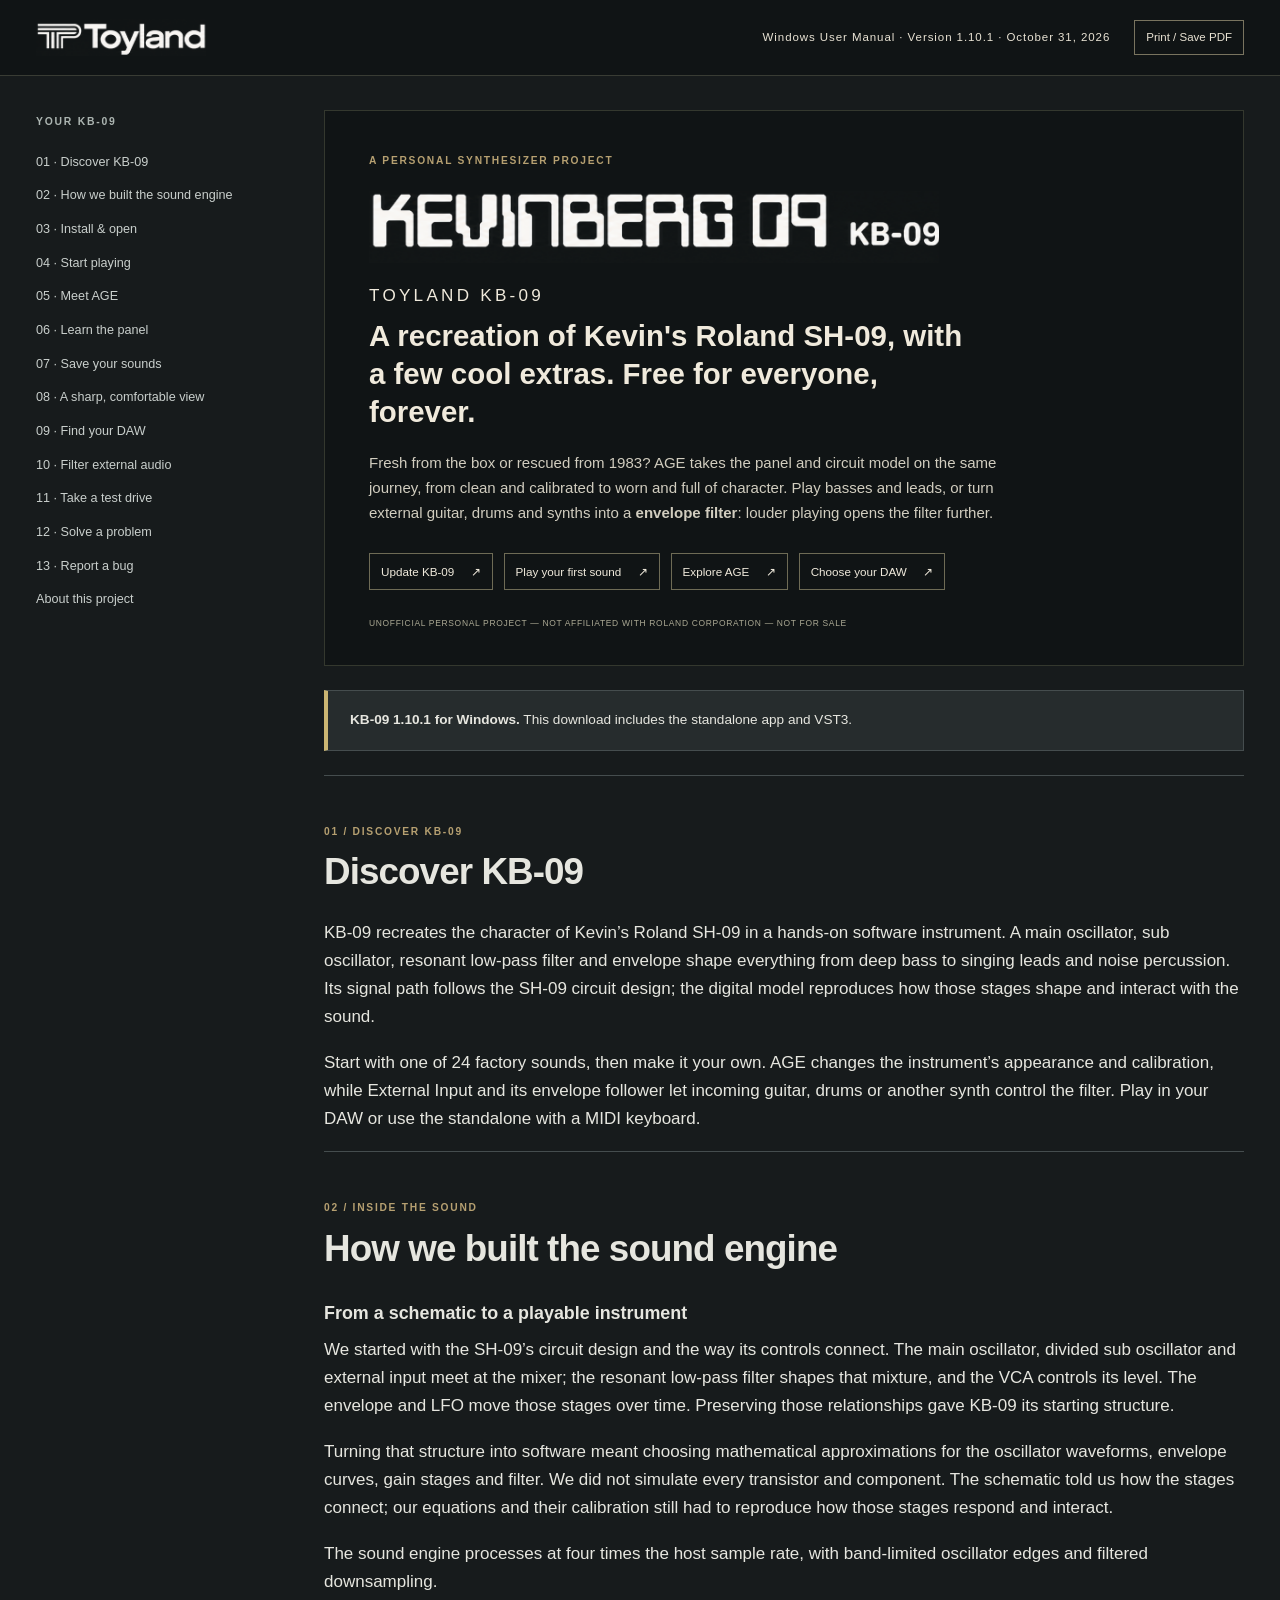
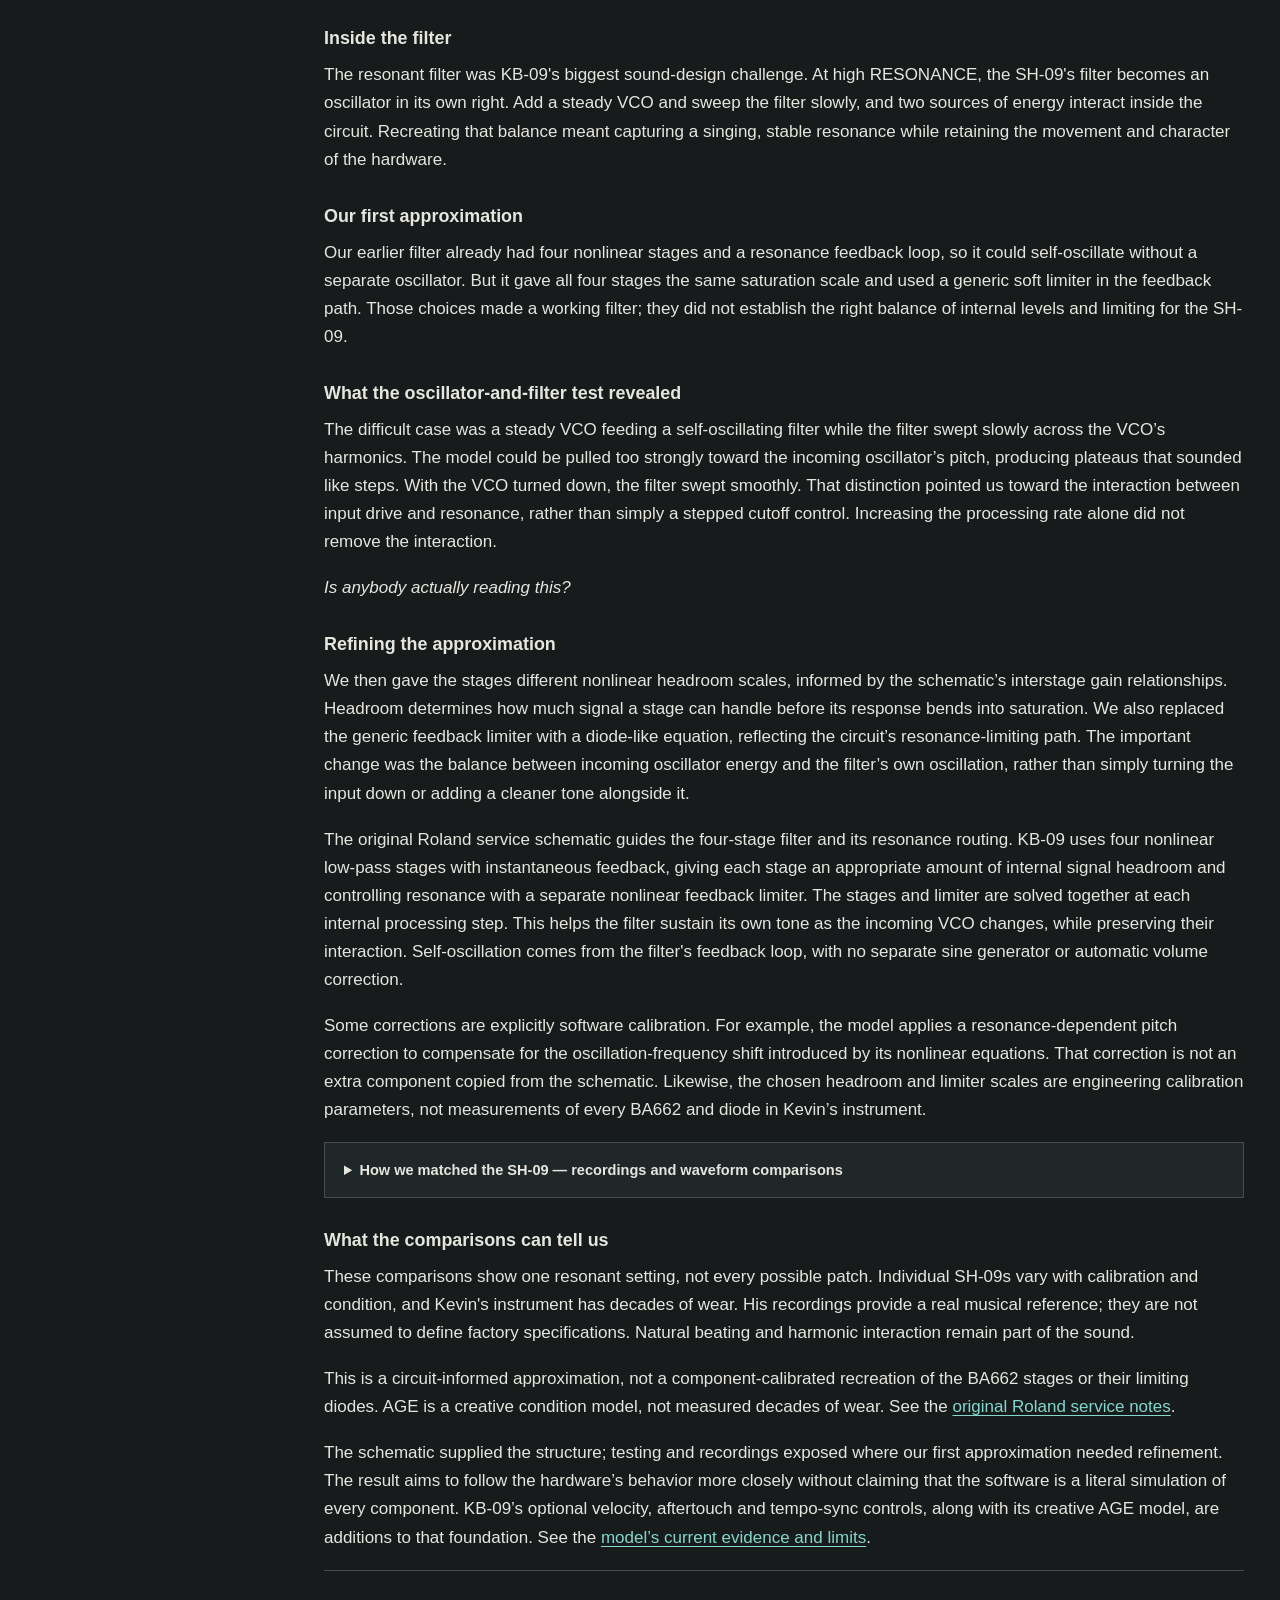
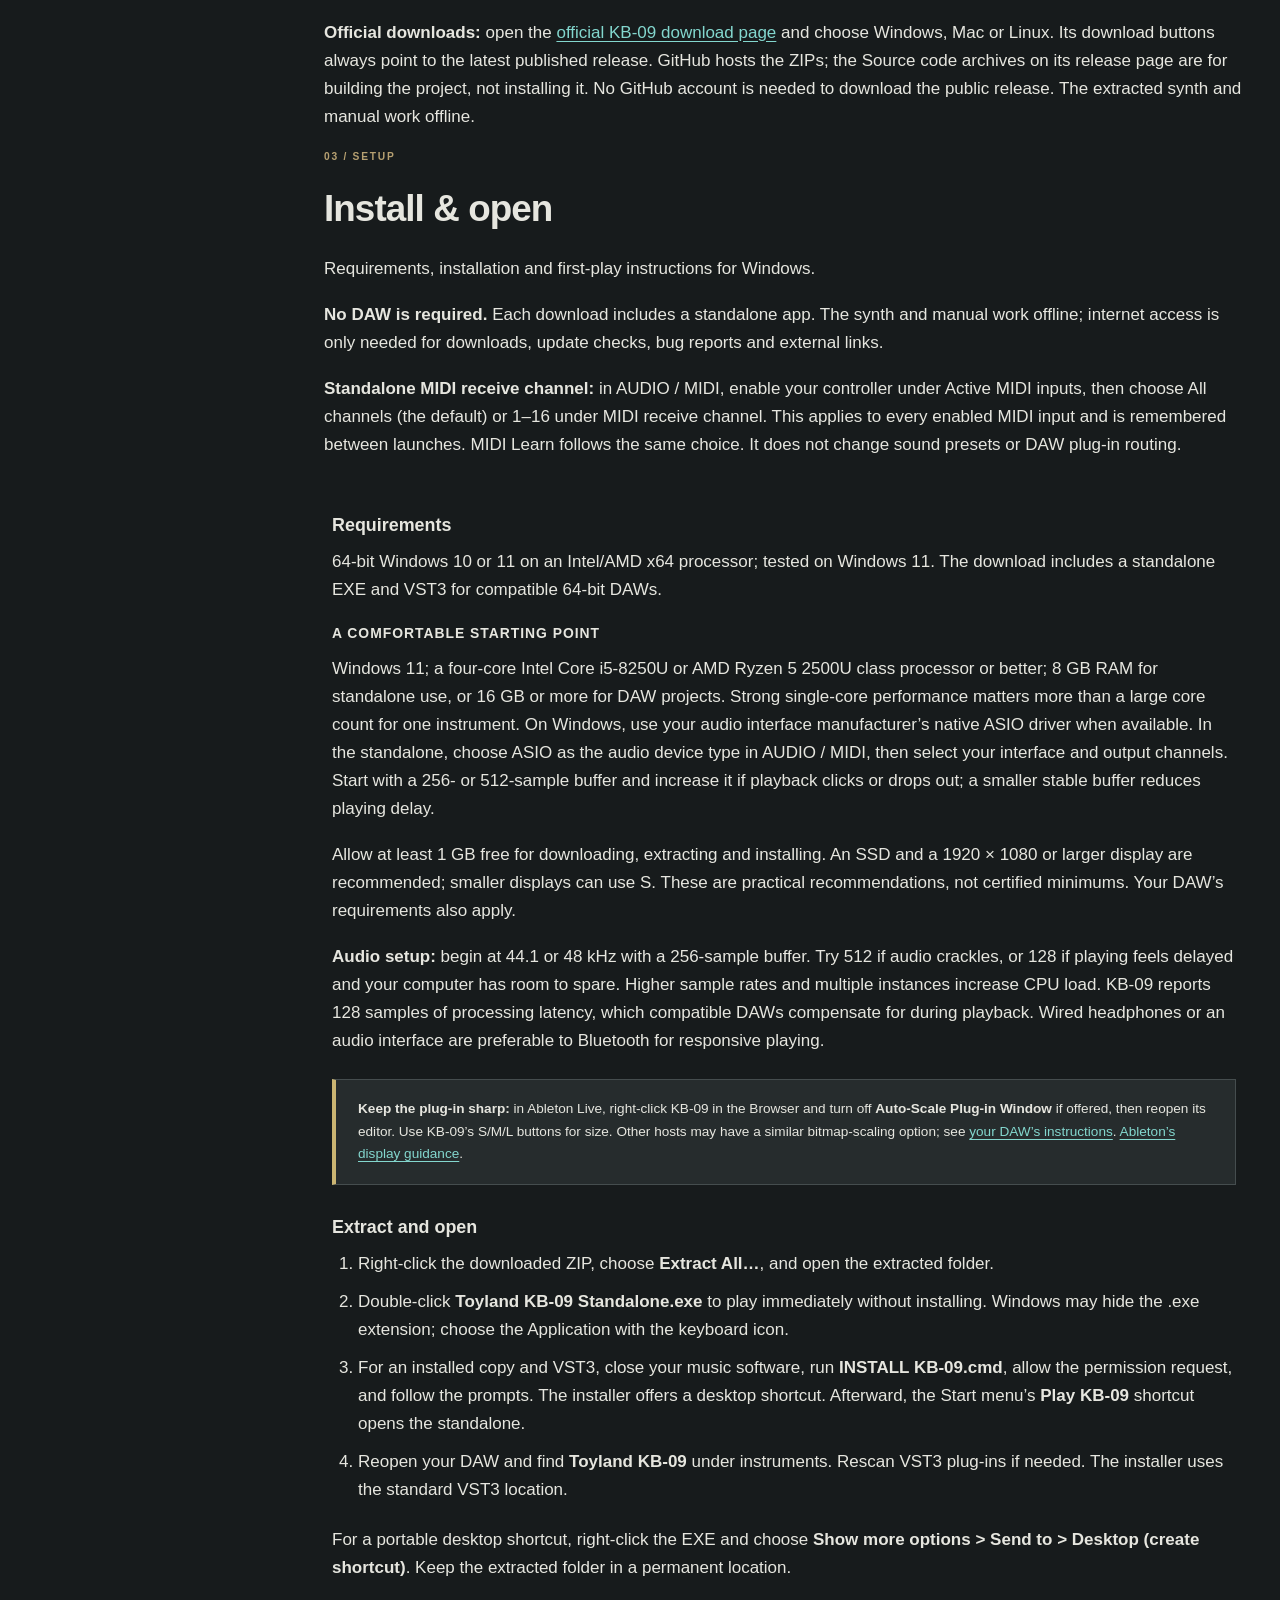
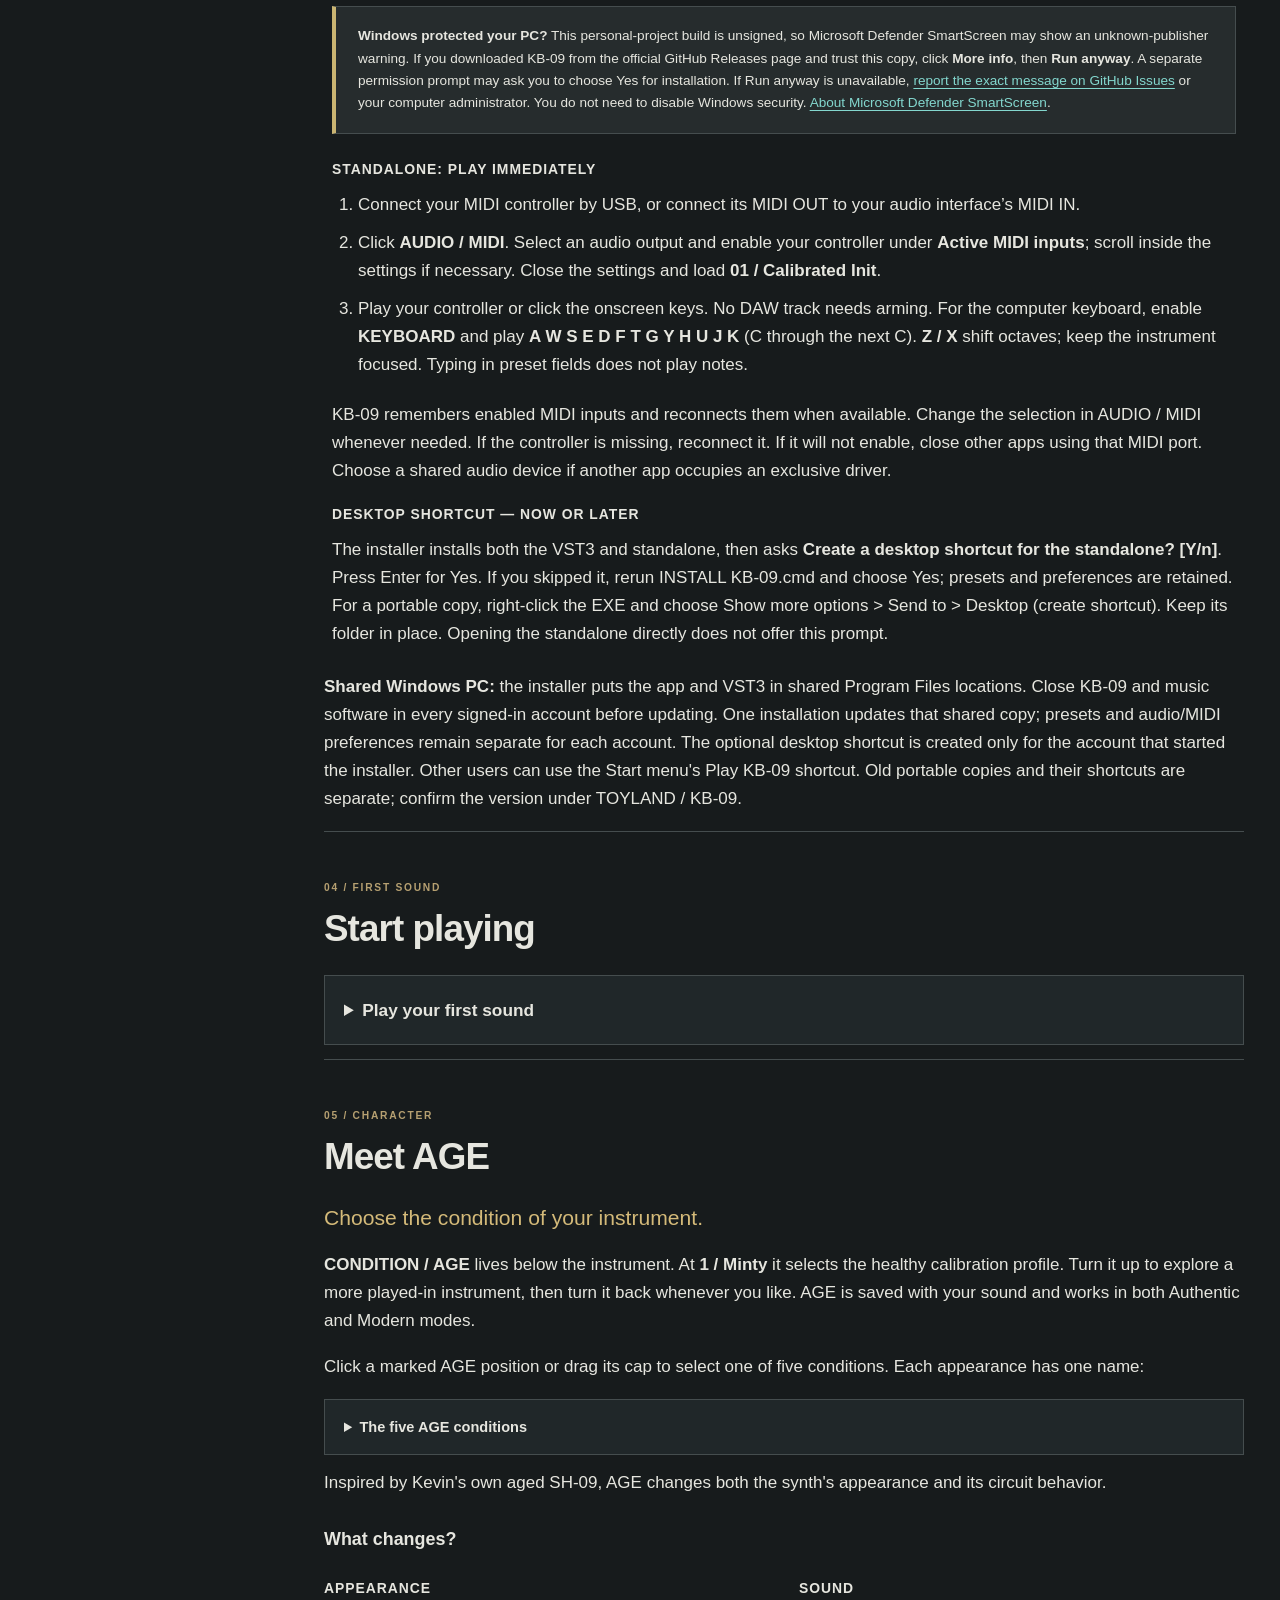
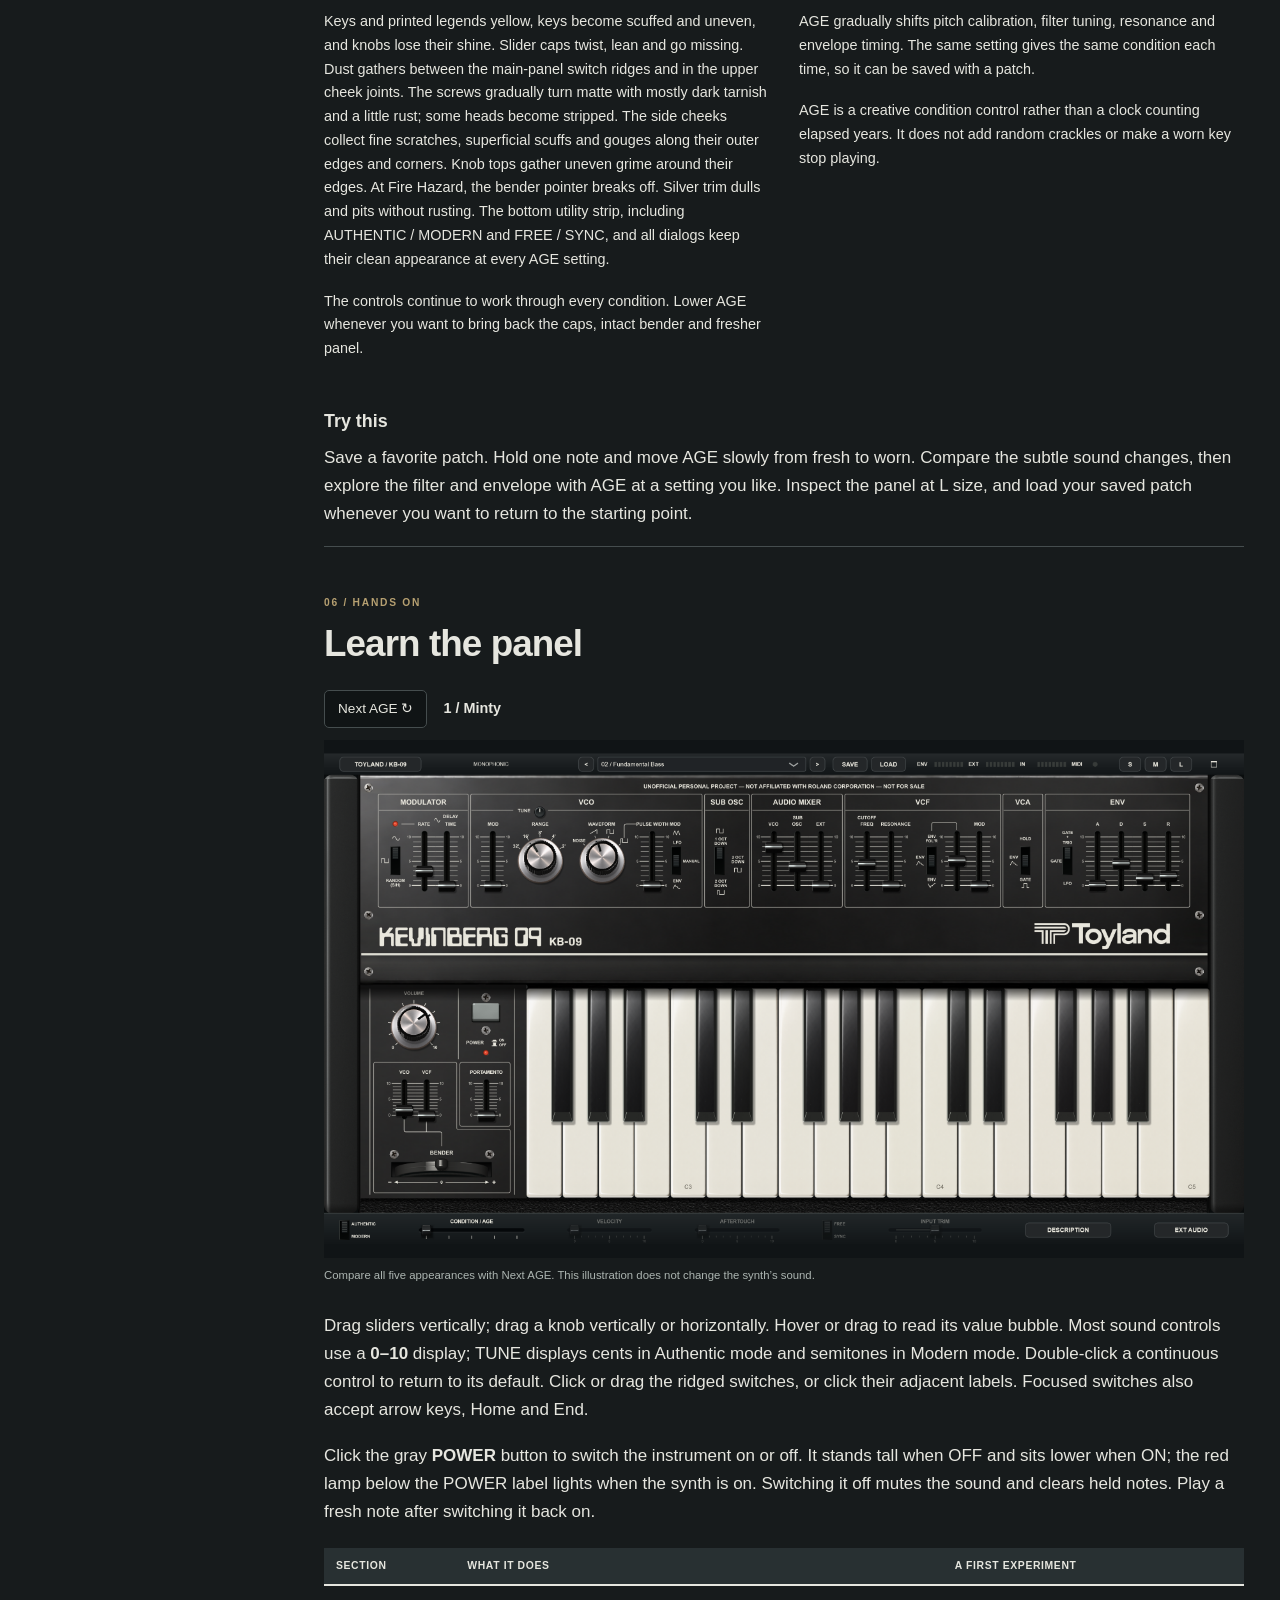
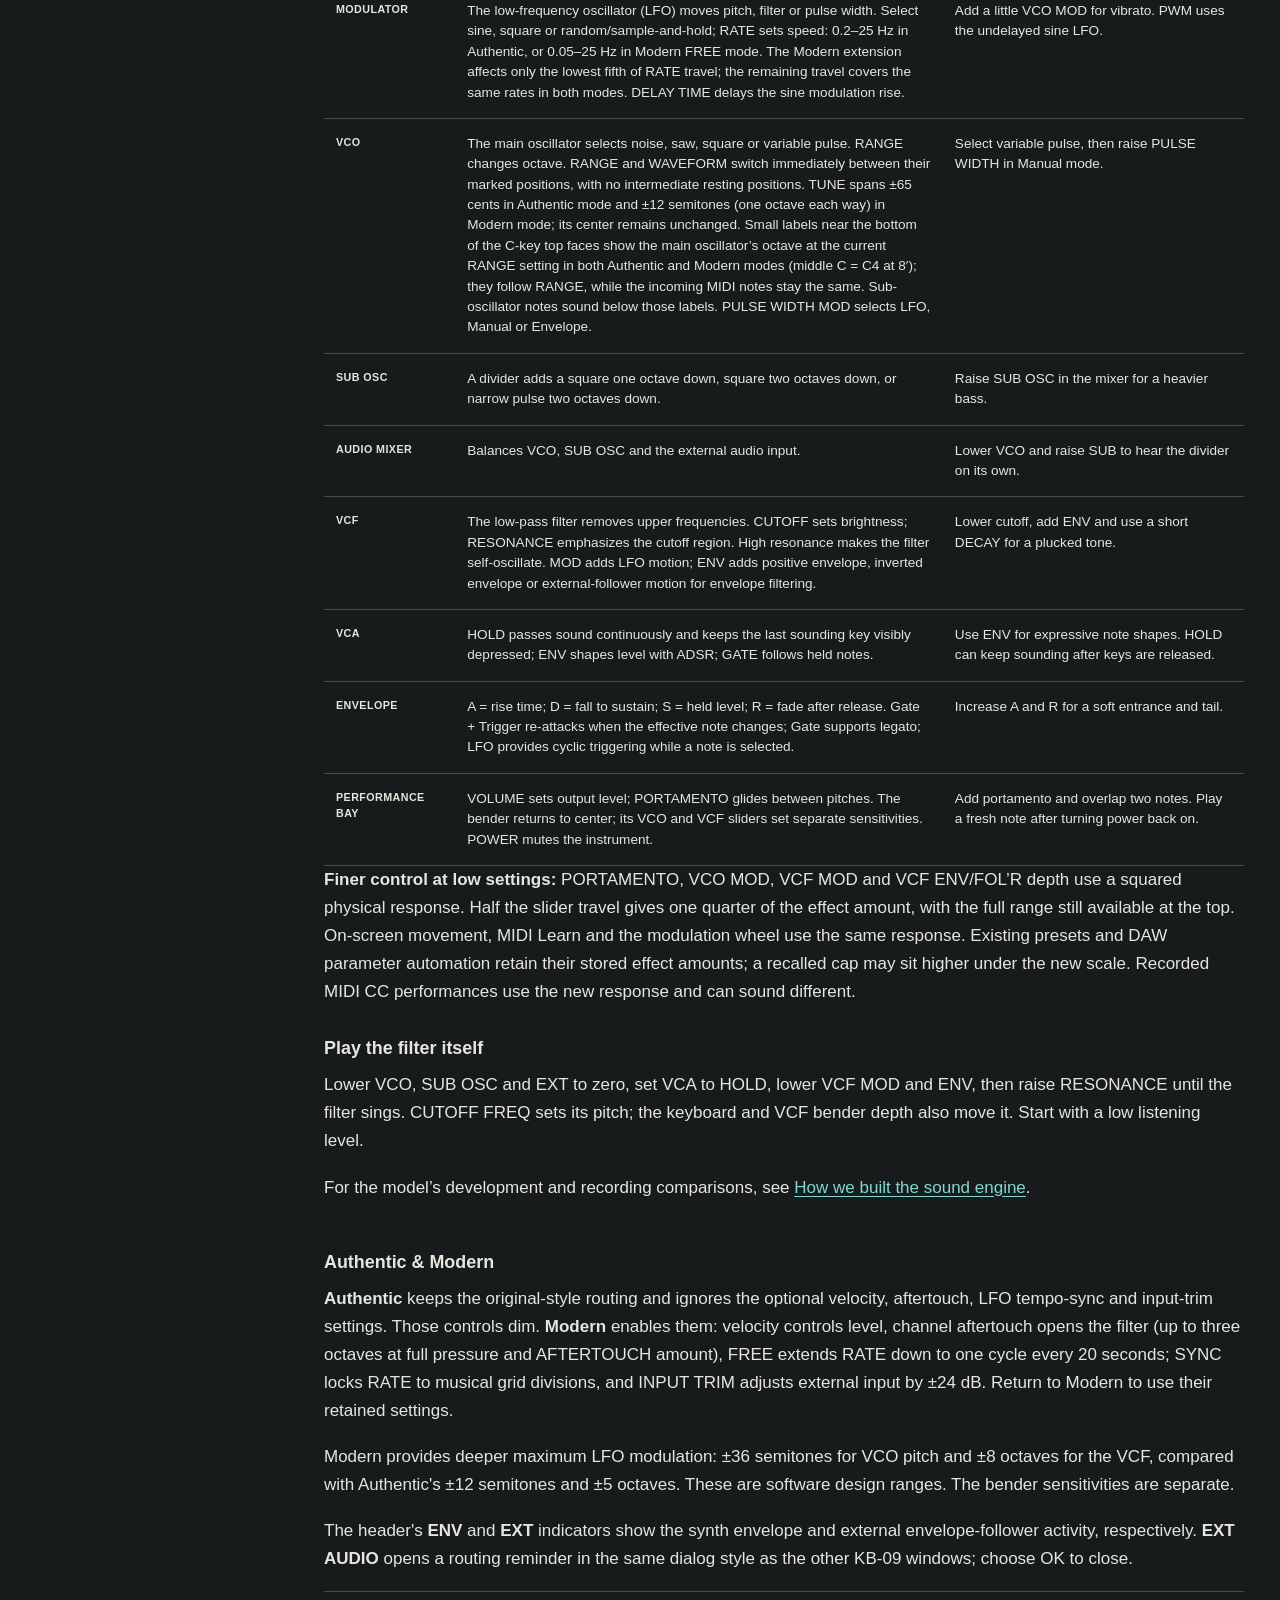
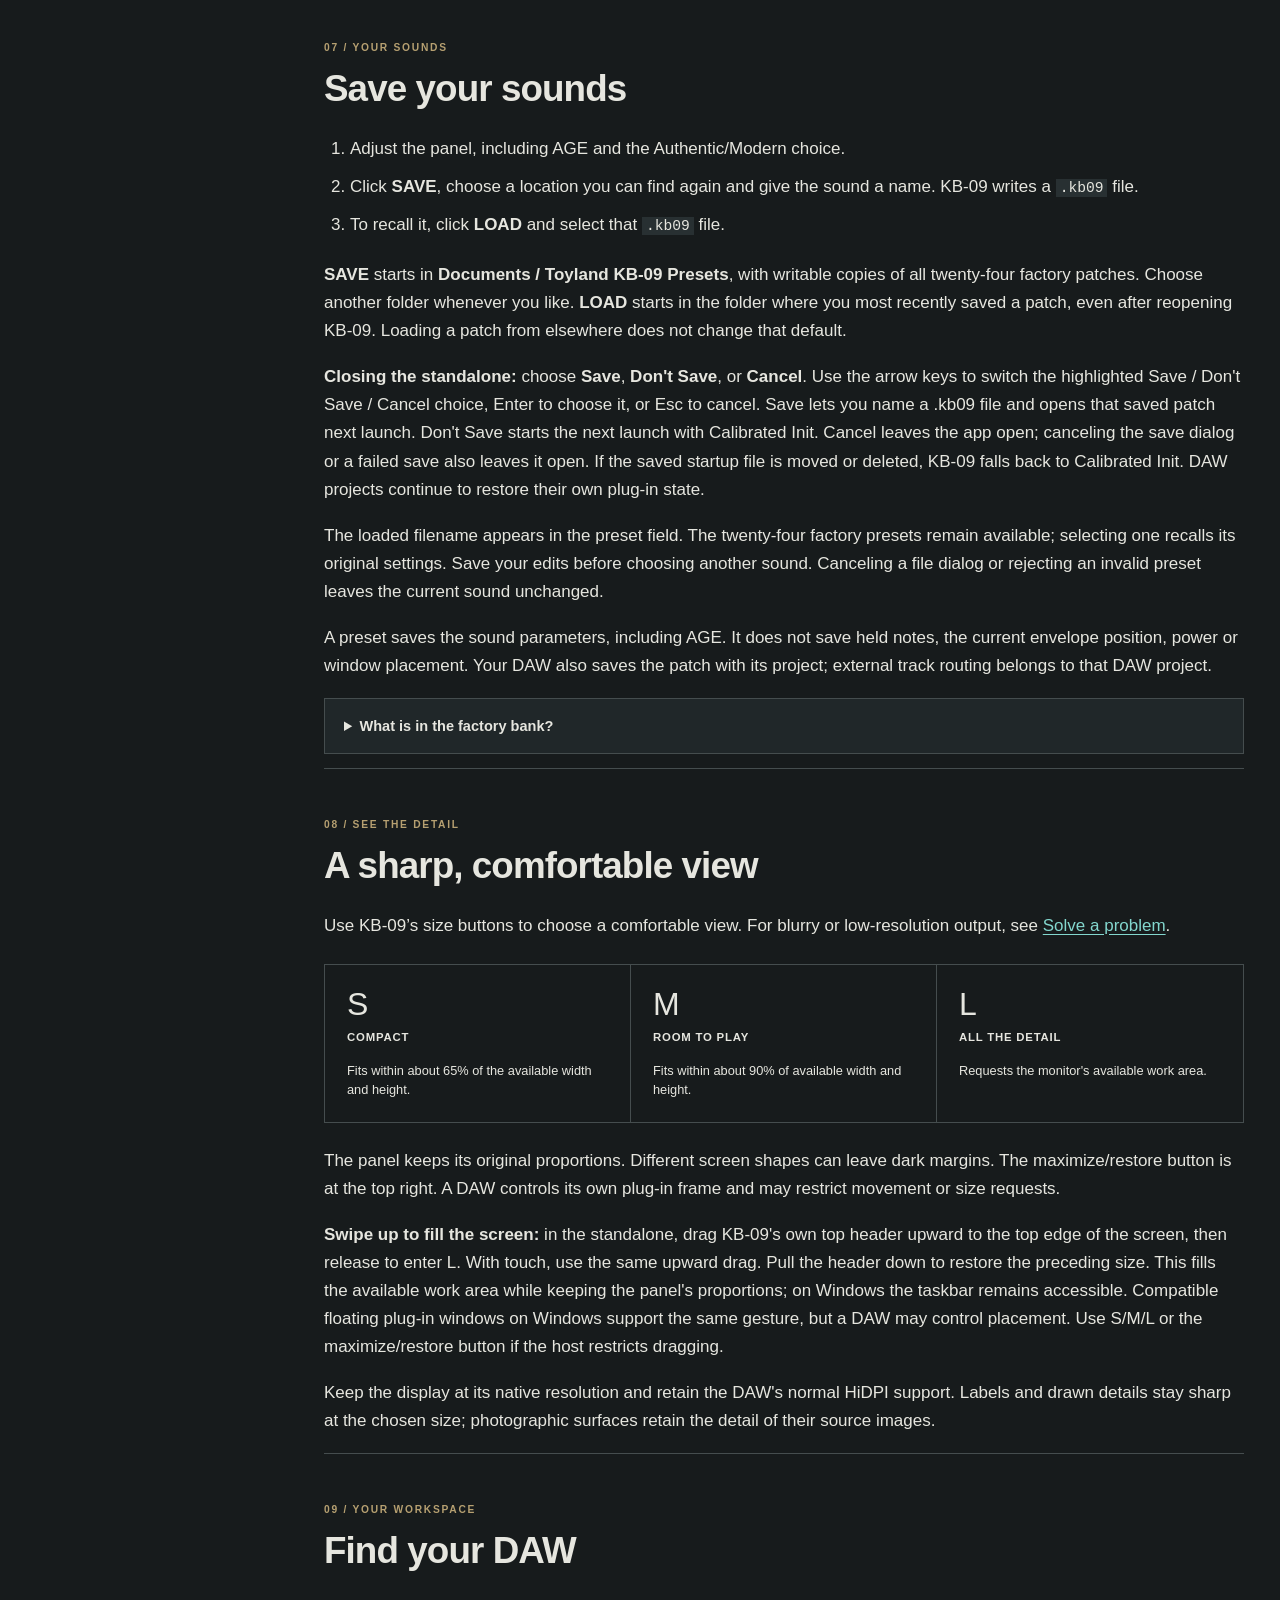
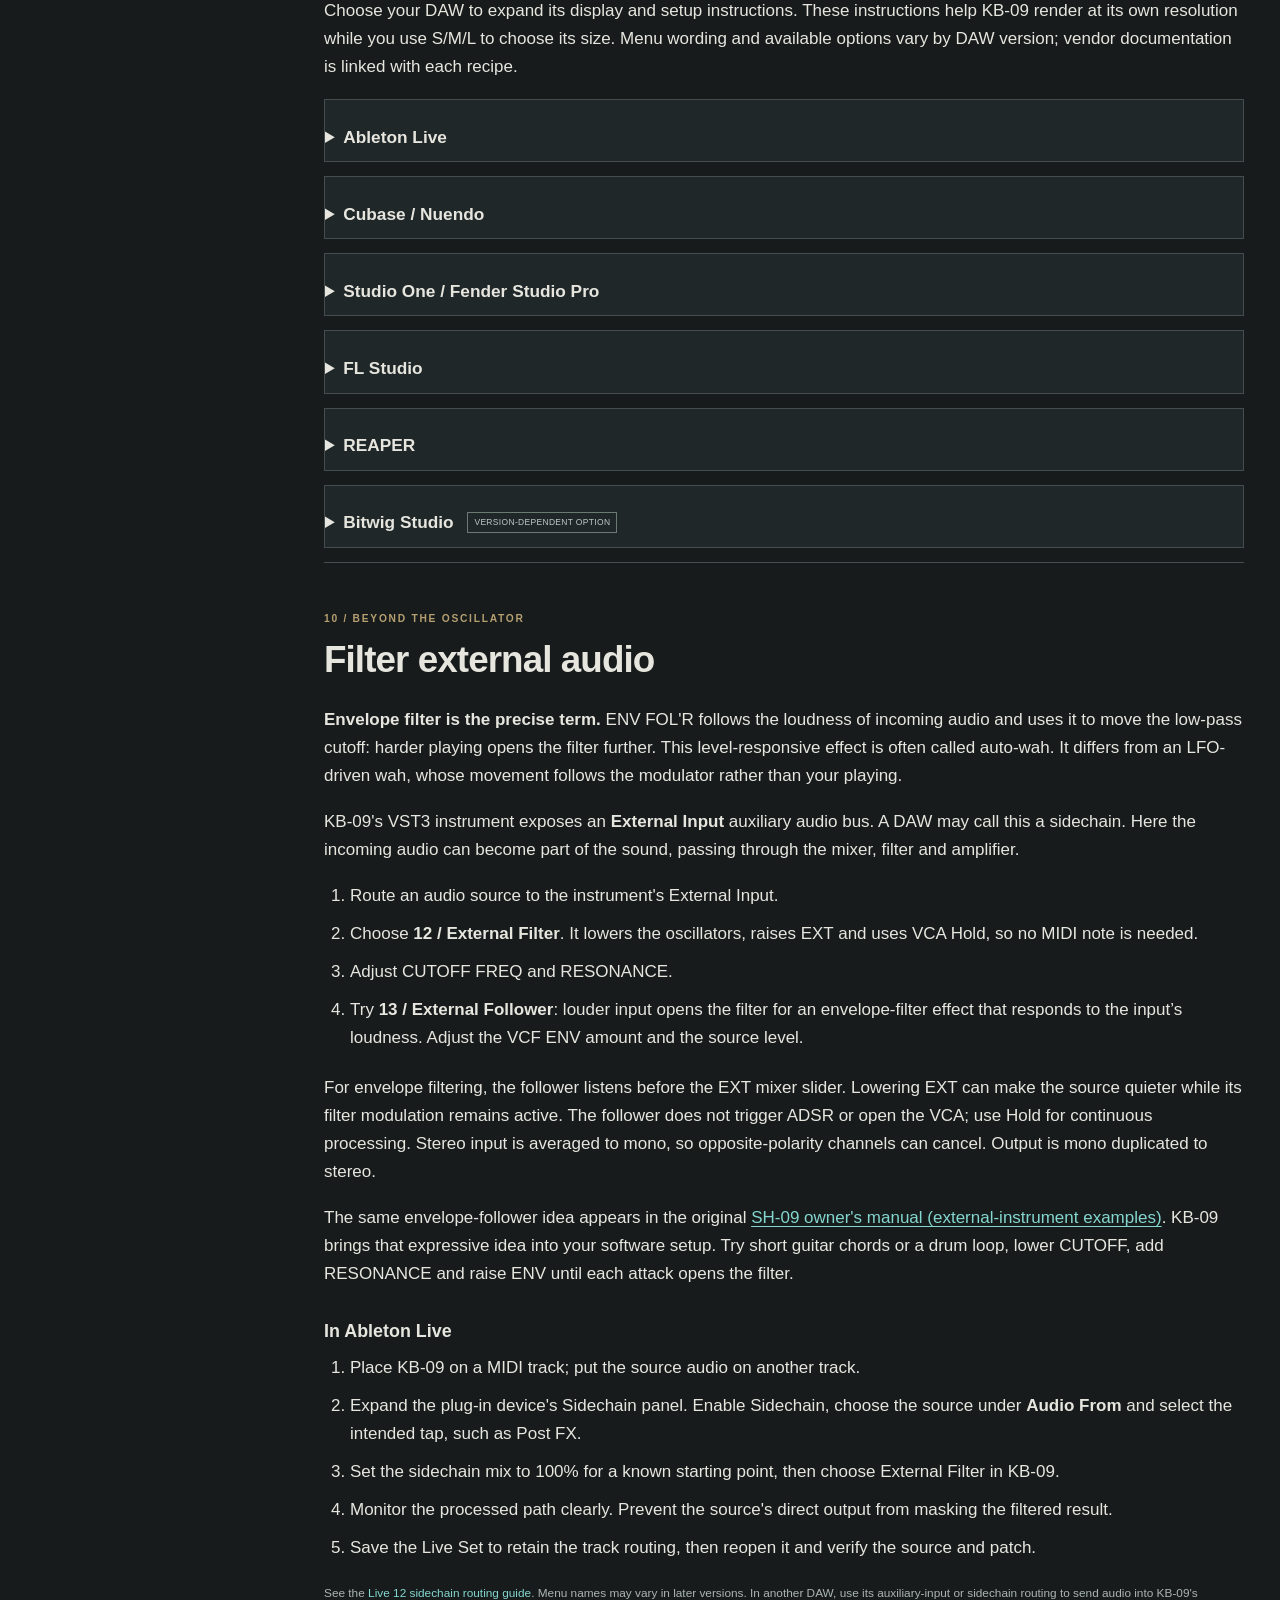
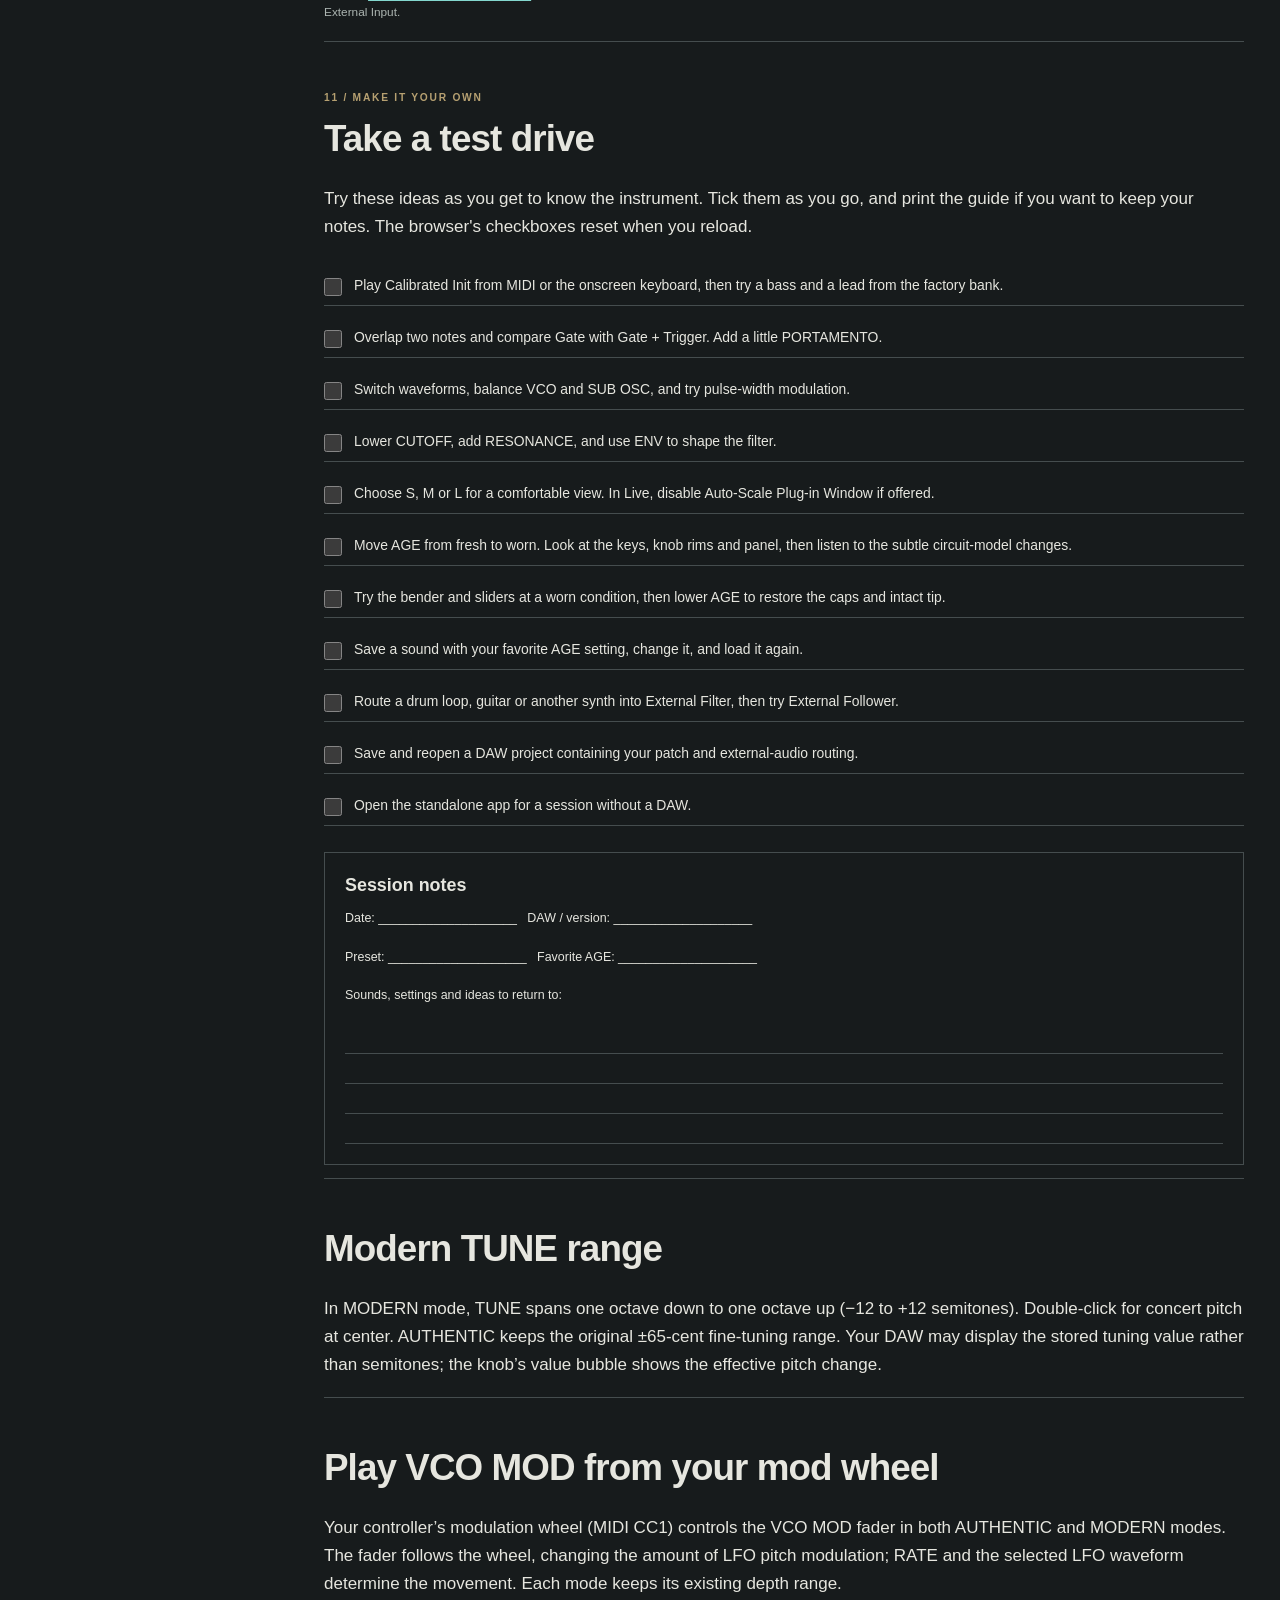
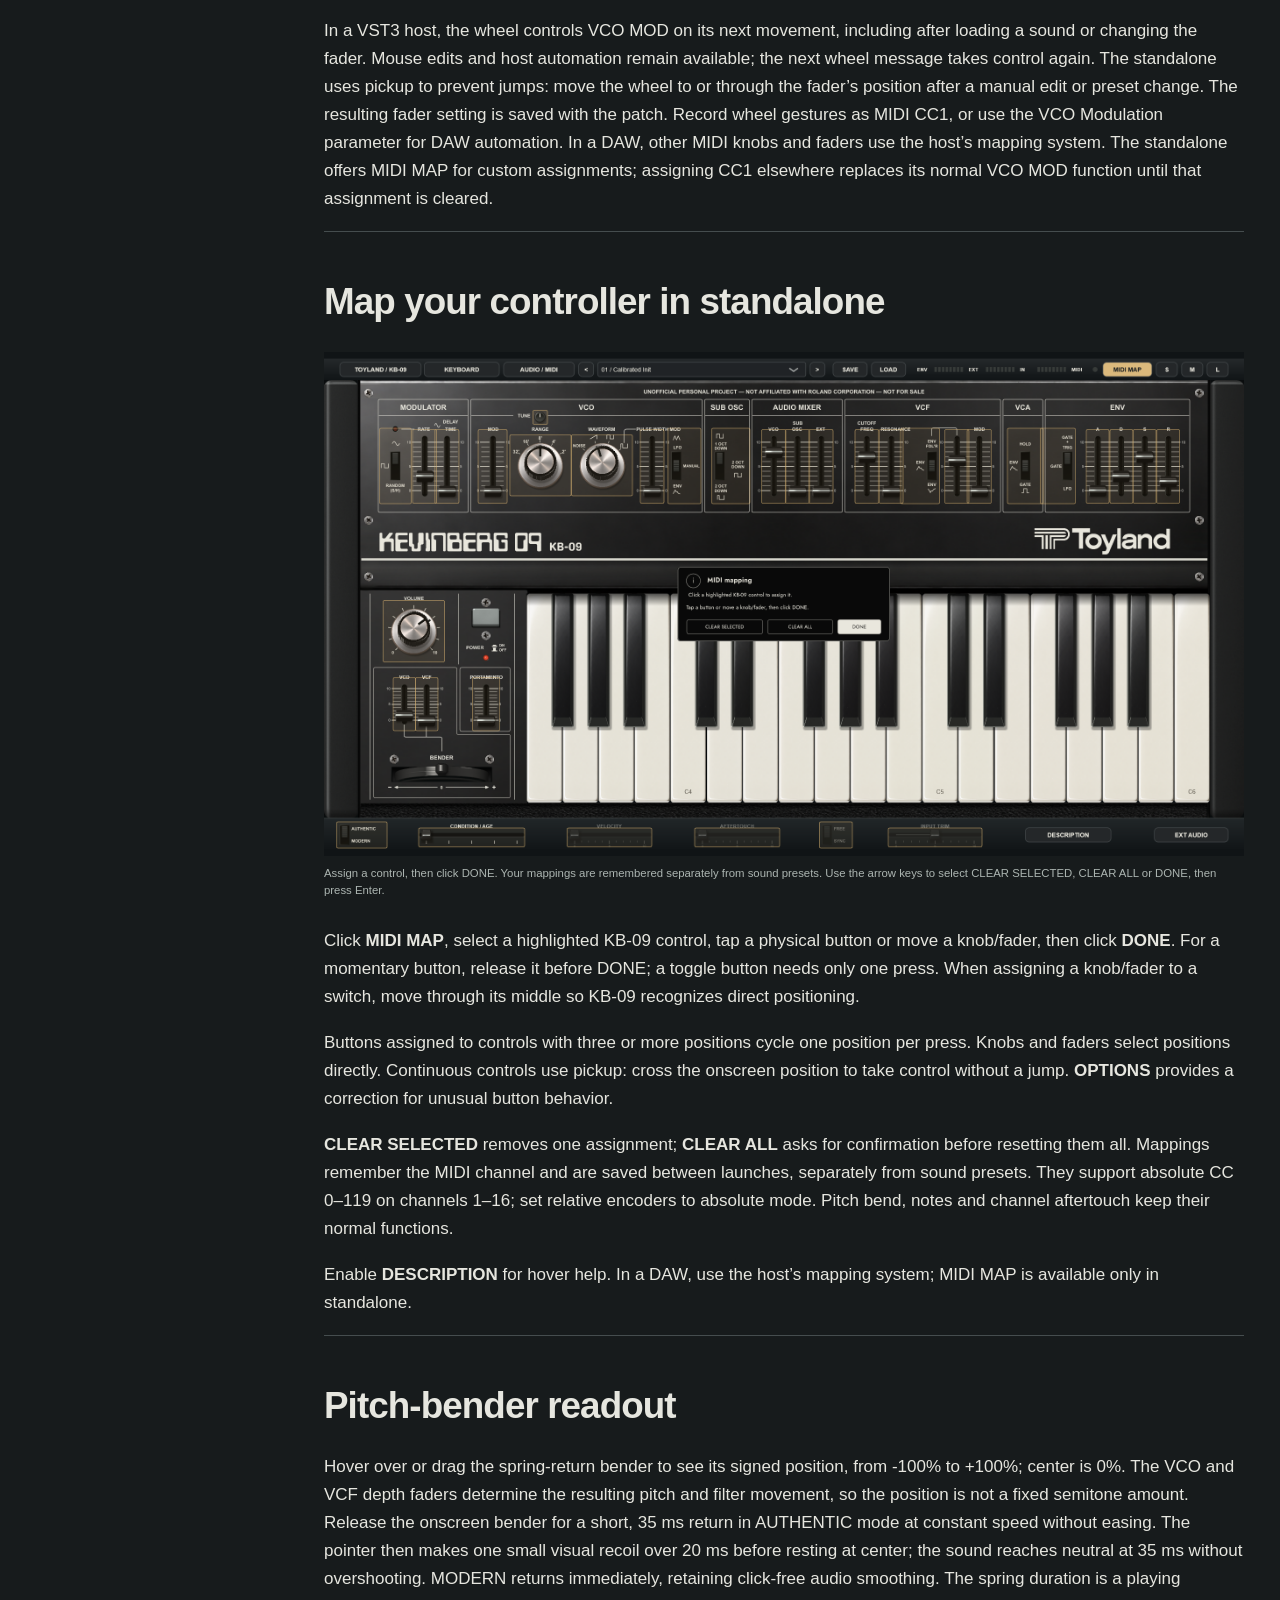
<file: docs/manual/platforms/windows/index.html>
<!doctype html>
<html lang="en-US">
<head>
  <meta charset="utf-8">
  <meta name="viewport" content="width=device-width, initial-scale=1">
  <meta name="description" content="The Toyland KB-09 user guide: installation, playing, AGE, external audio filtering, presets and DAW display settings.">
  <title>Toyland KB-09 — Windows User Manual</title>
  <link rel="stylesheet" href="../../styles.css">
  <link rel="icon" type="image/png" href="../../assets/kb09-icon.png">
</head>
<body>
<a class="skip" href="#main">Skip to the guide</a>
<header class="masthead" id="top">
  <div class="masthead-inner">
    <a class="brand" href="#top" aria-label="Toyland KB-09 home">
      <svg viewBox="85 308 722 158" role="img" aria-labelledby="toyland-title"><title id="toyland-title">Toyland</title><image href="../../assets/marks.png" width="2172" height="724" /></svg>
    </a>
    <span class="edition">Windows User Manual · Version 1.10.1 · October 31, 2026</span>
    <button class="print-button" type="button" onclick="window.print()">Print / Save PDF</button>
  </div>
</header>
<div class="layout">
<nav class="contents" aria-label="Guide contents">
  <p class="nav-title">YOUR KB-09</p>
  <a href="#features">01 · Discover KB-09</a>
  <a href="#filter-craft">02 · How we built the sound engine</a>
  <a href="#install">03 · Install &amp; open</a>
  <a href="#start">04 · Start playing</a>
  <a href="#age">05 · Meet AGE</a>
  <a href="#panel">06 · Learn the panel</a>
  <a href="#presets">07 · Save your sounds</a>
  <a href="#display">08 · A sharp, comfortable view</a>
  <a href="#daws">09 · Find your DAW</a>
  <a href="#external">10 · Filter external audio</a>
  <a href="#test-drive">11 · Take a test drive</a>
  <a href="#troubleshooting">12 · Solve a problem</a>
  <a href="#feedback">13 · Report a bug</a>
  <a href="#about">About this project</a>
</nav>
<main id="main">
<section class="hero" aria-labelledby="title">
  <p class="eyebrow">A PERSONAL SYNTHESIZER PROJECT</p>
  <svg class="instrument-mark" viewBox="846 308 1253 158" role="img" aria-labelledby="instrument-title"><title id="instrument-title">KEVINBERG 09 · KB-09</title><image href="../../assets/marks.png" width="2172" height="724" /></svg>
  <h1 id="title">Toyland KB-09</h1>
  <p class="subtitle">A recreation of Kevin's Roland SH-09, with a few cool extras. Free for everyone, forever.</p>
  <p class="intro">Fresh from the box or rescued from 1983? AGE takes the panel and circuit model on the same journey, from clean and calibrated to worn and full of character. Play basses and leads, or turn external guitar, drums and synths into a <strong>envelope filter</strong>: louder playing opens the filter further.</p>
  <div class="quick-links"><a href="#updates">Update KB-09 <span aria-hidden="true">↗</span></a><a href="#start">Play your first sound <span aria-hidden="true">↗</span></a><a href="#age">Explore AGE <span aria-hidden="true">↗</span></a><a href="#daws">Choose your DAW <span aria-hidden="true">↗</span></a></div>
  <p class="project-mark">UNOFFICIAL PERSONAL PROJECT — NOT AFFILIATED WITH ROLAND CORPORATION — NOT FOR SALE</p>
</section>
<aside class="notice"><strong>KB-09 1.10.1 for Windows.</strong> This download includes the standalone app and VST3.</aside>

<section id="features">
  <p class="section-number">01 / DISCOVER KB-09</p><h2>Discover KB-09</h2>
  <p>KB-09 recreates the character of Kevin’s Roland SH-09 in a hands-on software instrument. A main oscillator, sub oscillator, resonant low-pass filter and envelope shape everything from deep bass to singing leads and noise percussion. Its signal path follows the SH-09 circuit design; the digital model reproduces how those stages shape and interact with the sound.</p>
  <p>Start with one of 24 factory sounds, then make it your own. AGE changes the instrument’s appearance and calibration, while External Input and its envelope follower let incoming guitar, drums or another synth control the filter. Play in your DAW or use the standalone with a MIDI keyboard.</p>
</section>

<section id="filter-craft">
  <p class="section-number">02 / INSIDE THE SOUND</p><h2>How we built the sound engine</h2>
  <h3>From a schematic to a playable instrument</h3>
  <p>We started with the SH-09’s circuit design and the way its controls connect. The main oscillator, divided sub oscillator and external input meet at the mixer; the resonant low-pass filter shapes that mixture, and the VCA controls its level. The envelope and LFO move those stages over time. Preserving those relationships gave KB-09 its starting structure.</p>
  <p>Turning that structure into software meant choosing mathematical approximations for the oscillator waveforms, envelope curves, gain stages and filter. We did not simulate every transistor and component. The schematic told us how the stages connect; our equations and their calibration still had to reproduce how those stages respond and interact.</p>
  <p>The sound engine processes at four times the host sample rate, with band-limited oscillator edges and filtered downsampling.</p>
  <h3>Inside the filter</h3>
  <p>The resonant filter was KB-09's biggest sound-design challenge. At high RESONANCE, the SH-09's filter becomes an oscillator in its own right. Add a steady VCO and sweep the filter slowly, and two sources of energy interact inside the circuit. Recreating that balance meant capturing a singing, stable resonance while retaining the movement and character of the hardware.</p>
  <h3>Our first approximation</h3>
  <p>Our earlier filter already had four nonlinear stages and a resonance feedback loop, so it could self-oscillate without a separate oscillator. But it gave all four stages the same saturation scale and used a generic soft limiter in the feedback path. Those choices made a working filter; they did not establish the right balance of internal levels and limiting for the SH-09.</p>
  <h3>What the oscillator-and-filter test revealed</h3>
  <p>The difficult case was a steady VCO feeding a self-oscillating filter while the filter swept slowly across the VCO’s harmonics. The model could be pulled too strongly toward the incoming oscillator’s pitch, producing plateaus that sounded like steps. With the VCO turned down, the filter swept smoothly. That distinction pointed us toward the interaction between input drive and resonance, rather than simply a stepped cutoff control. Increasing the processing rate alone did not remove the interaction.</p>
  <p><em>Is anybody actually reading this?</em></p>
  <h3>Refining the approximation</h3>
  <p>We then gave the stages different nonlinear headroom scales, informed by the schematic’s interstage gain relationships. Headroom determines how much signal a stage can handle before its response bends into saturation. We also replaced the generic feedback limiter with a diode-like equation, reflecting the circuit’s resonance-limiting path. The important change was the balance between incoming oscillator energy and the filter’s own oscillation, rather than simply turning the input down or adding a cleaner tone alongside it.</p>
  <p>The original Roland service schematic guides the four-stage filter and its resonance routing. KB-09 uses four nonlinear low-pass stages with instantaneous feedback, giving each stage an appropriate amount of internal signal headroom and controlling resonance with a separate nonlinear feedback limiter. The stages and limiter are solved together at each internal processing step. This helps the filter sustain its own tone as the incoming VCO changes, while preserving their interaction. Self-oscillation comes from the filter's feedback loop, with no separate sine generator or automatic volume correction.</p>
  <p>Some corrections are explicitly software calibration. For example, the model applies a resonance-dependent pitch correction to compensate for the oscillation-frequency shift introduced by its nonlinear equations. That correction is not an extra component copied from the schematic. Likewise, the chosen headroom and limiter scales are engineering calibration parameters, not measurements of every BA662 and diode in Kevin’s instrument.</p>
  <details class="filter-story"><summary>How we matched the SH-09 — recordings and waveform comparisons</summary><div class="disclosure-body">
  <p>The crucial test put a steady VCO into a self-oscillating filter while its pitch swept slowly past the VCO’s harmonics. The two signals interacted inside the filter, revealing whether its tone stayed steady, changed level or was pulled toward the incoming oscillator. We compared a collection of SH-09 and KB-09 recordings at different VCO mixer levels, alongside filter-only and oscillator-only recordings, captured at 96 kHz in 32-bit floating point. Listening, waveforms and frequency analysis guided the model toward the hardware’s balance of stable resonance and musical interaction. Matching pitch and relative signal levels made those comparisons more useful than copying slider positions alone.</p>
  <figure><img src="../../assets/vcf-sweep-comparison.png" alt="Two waveforms of an eighteen-second resonant sweep: Kevin's SH-09 above and the KB-09 model below, shown at the same time and amplitude scales."><figcaption>A slow self-oscillating filter sweep with steady VCO input. Both displays use the same scales. KB-09 uses fixed level calibration; no automatic leveling or peak normalization is applied.</figcaption></figure>
  <p>Listening checks were paired with tests of tuning, ordinary patch levels, stability and processing cost across sample rates. The aim was a faithful, playable instrument: steady where the hardware is steady, expressive where its signals interact, and responsive under the fingers.</p>
  <figure><img src="../../assets/vcf-waveform-detail.png" alt="A twelve-millisecond waveform detail comparing the SH-09 and KB-09, with matching time and amplitude scales."><figcaption>A closer look at the same recordings. Each excerpt starts at an upward zero crossing for easier viewing; the recordings are not phase locked. Fine differences in waveform shape remain.</figcaption></figure>
  </div></details>
  <h3>What the comparisons can tell us</h3>
  <p>These comparisons show one resonant setting, not every possible patch. Individual SH-09s vary with calibration and condition, and Kevin's instrument has decades of wear. His recordings provide a real musical reference; they are not assumed to define factory specifications. Natural beating and harmonic interaction remain part of the sound.</p>
  <p>This is a circuit-informed approximation, not a component-calibrated recreation of the BA662 stages or their limiting diodes. AGE is a creative condition model, not measured decades of wear. See the <a href="https://synthfool.com/docs/Roland/SH_Series/Roland%20SH09%20Service%20Manual.pdf">original Roland service notes</a>.</p>
  <p>The schematic supplied the structure; testing and recordings exposed where our first approximation needed refinement. The result aims to follow the hardware’s behavior more closely without claiming that the software is a literal simulation of every component. KB-09’s optional velocity, aftertouch and tempo-sync controls, along with its creative AGE model, are additions to that foundation. See the <a href="https://github.com/kevinberg84/toyland-kb09/blob/main/docs/FIDELITY.md">model’s current evidence and limits</a>.</p>
</section>

<section id="install"><p><strong>Official downloads:</strong> open the <a href="https://kevinberg84.github.io/toyland-kb09/#download">official KB-09 download page</a> and choose Windows, Mac or Linux. Its download buttons always point to the latest published release. GitHub hosts the ZIPs; the Source code archives on its release page are for building the project, not installing it. No GitHub account is needed to download the public release. The extracted synth and manual work offline.</p>
  <p class="section-number">03 / SETUP</p><h2>Install &amp; open</h2>
  <p id="system-requirements">Requirements, installation and first-play instructions for Windows.</p>
  <p id="standalone"><strong>No DAW is required.</strong> Each download includes a standalone app. The synth and manual work offline; internet access is only needed for downloads, update checks, bug reports and external links.</p>
  <p><strong>Standalone MIDI receive channel:</strong> in AUDIO / MIDI, enable your controller under Active MIDI inputs, then choose All channels (the default) or 1–16 under MIDI receive channel. This applies to every enabled MIDI input and is remembered between launches. MIDI Learn follows the same choice. It does not change sound presets or DAW plug-in routing.</p>
  <div id="install-windows" class="platform-instructions"><div class="disclosure-body">
  <h3>Requirements</h3><p>64-bit Windows 10 or 11 on an Intel/AMD x64 processor; tested on Windows 11. The download includes a standalone EXE and VST3 for compatible 64-bit DAWs.</p>
  <h4>A comfortable starting point</h4><p>Windows 11; a four-core Intel Core i5-8250U or AMD Ryzen 5 2500U class processor or better; 8 GB RAM for standalone use, or 16 GB or more for DAW projects. Strong single-core performance matters more than a large core count for one instrument. On Windows, use your audio interface manufacturer’s native ASIO driver when available. In the standalone, choose ASIO as the audio device type in AUDIO / MIDI, then select your interface and output channels. Start with a 256- or 512-sample buffer and increase it if playback clicks or drops out; a smaller stable buffer reduces playing delay.</p><p>Allow at least 1 GB free for downloading, extracting and installing. An SSD and a 1920 × 1080 or larger display are recommended; smaller displays can use S. These are practical recommendations, not certified minimums. Your DAW’s requirements also apply.</p>
<p><strong>Audio setup:</strong> begin at 44.1 or 48 kHz with a 256-sample buffer. Try 512 if audio crackles, or 128 if playing feels delayed and your computer has room to spare. Higher sample rates and multiple instances increase CPU load. KB-09 reports 128 samples of processing latency, which compatible DAWs compensate for during playback. Wired headphones or an audio interface are preferable to Bluetooth for responsive playing.</p>
  <aside class="notice"><strong>Keep the plug-in sharp:</strong> in Ableton Live, right-click KB-09 in the Browser and turn off <strong>Auto-Scale Plug-in Window</strong> if offered, then reopen its editor. Use KB-09’s S/M/L buttons for size. Other hosts may have a similar bitmap-scaling option; see <a href="#daws">your DAW’s instructions</a>. <a href="https://help.ableton.com/hc/en-us/articles/4405388230674-Recommended-Graphics-Settings-Windows">Ableton’s display guidance</a>.</aside><h3>Extract and open</h3><ol><li>Right-click the downloaded ZIP, choose <strong>Extract All…</strong>, and open the extracted folder.</li><li>Double-click <strong>Toyland KB-09 Standalone.exe</strong> to play immediately without installing. Windows may hide the .exe extension; choose the Application with the keyboard icon.</li><li>For an installed copy and VST3, close your music software, run <strong>INSTALL KB-09.cmd</strong>, allow the permission request, and follow the prompts. The installer offers a desktop shortcut. Afterward, the Start menu’s <strong>Play KB-09</strong> shortcut opens the standalone.</li><li>Reopen your DAW and find <strong>Toyland KB-09</strong> under instruments. Rescan VST3 plug-ins if needed. The installer uses the standard VST3 location.</li></ol>
  <p>For a portable desktop shortcut, right-click the EXE and choose <strong>Show more options &gt; Send to &gt; Desktop (create shortcut)</strong>. Keep the extracted folder in a permanent location.</p><aside class="notice" id="windows-warning"><strong>Windows protected your PC?</strong> This personal-project build is unsigned, so Microsoft Defender SmartScreen may show an unknown-publisher warning. If you downloaded KB-09 from the official GitHub Releases page and trust this copy, click <strong>More info</strong>, then <strong>Run anyway</strong>. A separate permission prompt may ask you to choose Yes for installation. If Run anyway is unavailable, <a href="#feedback">report the exact message on GitHub Issues</a> or your computer administrator. You do not need to disable Windows security. <a href="https://learn.microsoft.com/windows/security/operating-system-security/virus-and-threat-protection/microsoft-defender-smartscreen/">About Microsoft Defender SmartScreen</a>.</aside><h4>Standalone: play immediately</h4>
<ol><li>Connect your MIDI controller by USB, or connect its MIDI OUT to your audio interface’s MIDI IN.</li><li>Click <strong>AUDIO / MIDI</strong>. Select an audio output and enable your controller under <strong>Active MIDI inputs</strong>; scroll inside the settings if necessary. Close the settings and load <strong>01 / Calibrated Init</strong>.</li><li>Play your controller or click the onscreen keys. No DAW track needs arming. For the computer keyboard, enable <strong>KEYBOARD</strong> and play <strong>A W S E D F T G Y H U J K</strong> (C through the next C). <strong>Z / X</strong> shift octaves; keep the instrument focused. Typing in preset fields does not play notes.</li></ol>
<p>KB-09 remembers enabled MIDI inputs and reconnects them when available. Change the selection in AUDIO / MIDI whenever needed. If the controller is missing, reconnect it. If it will not enable, close other apps using that MIDI port. Choose a shared audio device if another app occupies an exclusive driver.</p>
  <h4>Desktop shortcut — now or later</h4><p>The installer installs both the VST3 and standalone, then asks <strong>Create a desktop shortcut for the standalone? [Y/n]</strong>. Press Enter for Yes. If you skipped it, rerun INSTALL KB-09.cmd and choose Yes; presets and preferences are retained. For a portable copy, right-click the EXE and choose Show more options &gt; Send to &gt; Desktop (create shortcut). Keep its folder in place. Opening the standalone directly does not offer this prompt.</p></div><p><strong>Shared Windows PC:</strong> the installer puts the app and VST3 in shared Program Files locations. Close KB-09 and music software in every signed-in account before updating. One installation updates that shared copy; presets and audio/MIDI preferences remain separate for each account. The optional desktop shortcut is created only for the account that started the installer. Other users can use the Start menu's Play KB-09 shortcut. Old portable copies and their shortcuts are separate; confirm the version under TOYLAND / KB-09.</p></div>
  
  
</section>

<section id="start">
  <p class="section-number">04 / FIRST SOUND</p><h2>Start playing</h2>
  <details class="quick-start"><summary>Play your first sound</summary><div class="disclosure-body"><ol class="steps"><li><a href="#standalone">Open the standalone app</a>, or <a href="#install">install the version for your computer</a> and load <strong>Toyland KB-09</strong> on a DAW instrument/MIDI track.</li><li>Choose <strong>01 / Calibrated Init</strong> in the preset field along the top.</li><li>Turn down your listening level, play a MIDI keyboard (enable MIDI monitoring if using a DAW), or enable KEYBOARD in the standalone app. You can also click KB-09's keys.</li><li>Move <strong>CUTOFF FREQ</strong> to hear the sound darken or brighten. Add a little <strong>RESONANCE</strong> for a stronger filter peak.</li><li>Try <strong>02 / Fundamental Bass</strong> or <strong>04 / Singing Lead</strong>, then <a href="#presets">save a sound of your own</a>.</li></ol>
  <p>KB-09 is <strong>monophonic</strong>: it plays one note at a time, with the lowest held note taking priority. Overlapping notes and the envelope trigger switch shape its legato behavior. Click and hold an onscreen key, or hold a MIDI note, to see the key depress and darken. A small amber bar along the key's lower edge identifies the active note; other held keys remain shaded without a colored marker. The marks disappear when the keys are released.</p>
  <div class="callout"><strong>No DAW? Use the standalone app.</strong> <code>Toyland KB-09 Standalone</code> is a complete playable virtual synth. Choose your audio output and MIDI input in its audio/MIDI settings, then select a preset and play. It does not record a song or replace a DAW.</div></div></details>
</section>

<section id="age">
  <p class="section-number">05 / CHARACTER</p><h2>Meet AGE</h2>
  <p class="lead">Choose the condition of your instrument.</p>
  <p><strong>CONDITION / AGE</strong> lives below the instrument. At <strong>1 / Minty</strong> it selects the healthy calibration profile. Turn it up to explore a more played-in instrument, then turn it back whenever you like. AGE is saved with your sound and works in both Authentic and Modern modes.</p>
  <p>Click a marked AGE position or drag its cap to select one of five conditions. Each appearance has one name:</p>
<details><summary>The five AGE conditions</summary><ol><li><strong>Minty</strong> — fresh and calibrated.</li><li><strong>Seen Some Shit</strong></li><li><strong>Vintage, Baby!</strong></li><li><strong>Sold As-Is</strong></li><li><strong>Fire Hazard</strong> — the most worn condition.</li></ol><p>The five marked settings run from 1 to 5, with one appearance and name per setting. AGE is saved with your patch.</p></details>
<p>Inspired by Kevin's own aged SH-09, AGE changes both the synth's appearance and its circuit behavior.</p>
  <h3>What changes?</h3>
  <div class="two-col"><div><h4>Appearance</h4><p>Keys and printed legends yellow, keys become scuffed and uneven, and knobs lose their shine. Slider caps twist, lean and go missing. Dust gathers between the main-panel switch ridges and in the upper cheek joints. The screws gradually turn matte with mostly dark tarnish and a little rust; some heads become stripped. The side cheeks collect fine scratches, superficial scuffs and gouges along their outer edges and corners. Knob tops gather uneven grime around their edges. At Fire Hazard, the bender pointer breaks off. Silver trim dulls and pits without rusting. The bottom utility strip, including AUTHENTIC / MODERN and FREE / SYNC, and all dialogs keep their clean appearance at every AGE setting.</p><p>The controls continue to work through every condition. Lower AGE whenever you want to bring back the caps, intact bender and fresher panel.</p></div><div><h4>Sound</h4><p>AGE gradually shifts pitch calibration, filter tuning, resonance and envelope timing. The same setting gives the same condition each time, so it can be saved with a patch.</p><p>AGE is a creative condition control rather than a clock counting elapsed years. It does not add random crackles or make a worn key stop playing.</p></div></div>
  <h3>Try this</h3><p>Save a favorite patch. Hold one note and move AGE slowly from fresh to worn. Compare the subtle sound changes, then explore the filter and envelope with AGE at a setting you like. Inspect the panel at L size, and load your saved patch whenever you want to return to the starting point.</p>
</section>

<section id="panel">
  <p class="section-number">06 / HANDS ON</p><h2>Learn the panel</h2>
  <div class="panel-age-controls"><button id="panel-age-next" type="button" aria-controls="panel-age-picture">Next AGE ↻</button><span id="panel-age-label" role="status" aria-live="polite">1 / Minty</span></div><figure id="panel-age-picture"><img data-panel-age="1" src="../../assets/panel-age-1.png" alt="KB-09 at Minty" width="2880" height="1620">
<img data-panel-age="2" src="../../assets/panel-age-2.png" alt="KB-09 at Seen Some Shit" width="2880" height="1620" hidden>
<img data-panel-age="3" src="../../assets/panel-age-3.png" alt="KB-09 at Vintage, Baby!" width="2880" height="1620" hidden>
<img data-panel-age="4" src="../../assets/panel-age-4.png" alt="KB-09 at Sold As-Is" width="2880" height="1620" hidden>
<img data-panel-age="5" src="../../assets/panel-age-5.png" alt="KB-09 at Fire Hazard" width="2880" height="1620" hidden><figcaption>Compare all five appearances with Next AGE. This illustration does not change the synth’s sound.</figcaption></figure>
  <p>Drag sliders vertically; drag a knob vertically or horizontally. Hover or drag to read its value bubble. Most sound controls use a <strong>0–10</strong> display; TUNE displays cents in Authentic mode and semitones in Modern mode. Double-click a continuous control to return to its default. Click or drag the ridged switches, or click their adjacent labels. Focused switches also accept arrow keys, Home and End.</p>
  <p>Click the gray <strong>POWER</strong> button to switch the instrument on or off. It stands tall when OFF and sits lower when ON; the red lamp below the POWER label lights when the synth is on. Switching it off mutes the sound and clears held notes. Play a fresh note after switching it back on.</p>
  <div class="table-wrap"><table class="control-table"><thead><tr><th>Section</th><th>What it does</th><th>A first experiment</th></tr></thead><tbody>
  <tr><td>MODULATOR</td><td>The low-frequency oscillator (LFO) moves pitch, filter or pulse width. Select sine, square or random/sample-and-hold; RATE sets speed: 0.2–25 Hz in Authentic, or 0.05–25 Hz in Modern FREE mode. The Modern extension affects only the lowest fifth of RATE travel; the remaining travel covers the same rates in both modes. DELAY TIME delays the sine modulation rise.</td><td>Add a little VCO MOD for vibrato. PWM uses the undelayed sine LFO.</td></tr>
  <tr><td>VCO</td><td>The main oscillator selects noise, saw, square or variable pulse. RANGE changes octave. RANGE and WAVEFORM switch immediately between their marked positions, with no intermediate resting positions. TUNE spans ±65 cents in Authentic mode and ±12 semitones (one octave each way) in Modern mode; its center remains unchanged. Small labels near the bottom of the C-key top faces show the main oscillator’s octave at the current RANGE setting in both Authentic and Modern modes (middle C = C4 at 8′); they follow RANGE, while the incoming MIDI notes stay the same. Sub-oscillator notes sound below those labels. PULSE WIDTH MOD selects LFO, Manual or Envelope.</td><td>Select variable pulse, then raise PULSE WIDTH in Manual mode.</td></tr>
  <tr><td>SUB OSC</td><td>A divider adds a square one octave down, square two octaves down, or narrow pulse two octaves down.</td><td>Raise SUB OSC in the mixer for a heavier bass.</td></tr>
  <tr><td>AUDIO MIXER</td><td>Balances VCO, SUB OSC and the external audio input.</td><td>Lower VCO and raise SUB to hear the divider on its own.</td></tr>
  <tr><td>VCF</td><td>The low-pass filter removes upper frequencies. CUTOFF sets brightness; RESONANCE emphasizes the cutoff region. High resonance makes the filter self-oscillate. MOD adds LFO motion; ENV adds positive envelope, inverted envelope or external-follower motion for envelope filtering.</td><td>Lower cutoff, add ENV and use a short DECAY for a plucked tone.</td></tr>
  <tr><td>VCA</td><td>HOLD passes sound continuously and keeps the last sounding key visibly depressed; ENV shapes level with ADSR; GATE follows held notes.</td><td>Use ENV for expressive note shapes. HOLD can keep sounding after keys are released.</td></tr>
  <tr><td>ENVELOPE</td><td>A = rise time; D = fall to sustain; S = held level; R = fade after release. Gate + Trigger re-attacks when the effective note changes; Gate supports legato; LFO provides cyclic triggering while a note is selected.</td><td>Increase A and R for a soft entrance and tail.</td></tr>
  <tr><td>PERFORMANCE BAY</td><td>VOLUME sets output level; PORTAMENTO glides between pitches. The bender returns to center; its VCO and VCF sliders set separate sensitivities. POWER mutes the instrument.</td><td>Add portamento and overlap two notes. Play a fresh note after turning power back on.</td></tr>
  </tbody></table>
<p><strong>Finer control at low settings:</strong> PORTAMENTO, VCO MOD, VCF MOD and VCF ENV/FOL’R depth use a squared physical response. Half the slider travel gives one quarter of the effect amount, with the full range still available at the top. On-screen movement, MIDI Learn and the modulation wheel use the same response. Existing presets and DAW parameter automation retain their stored effect amounts; a recalled cap may sit higher under the new scale. Recorded MIDI CC performances use the new response and can sound different.</p>

  <h3 id="filter-self-oscillation">Play the filter itself</h3>
  <p>Lower VCO, SUB OSC and EXT to zero, set VCA to HOLD, lower VCF MOD and ENV, then raise RESONANCE until the filter sings. CUTOFF FREQ sets its pitch; the keyboard and VCF bender depth also move it. Start with a low listening level.</p>
  <p>For the model’s development and recording comparisons, see <a href="#filter-craft">How we built the sound engine</a>.</p>
</div>
  <h3>Authentic &amp; Modern</h3>
  <p><strong>Authentic</strong> keeps the original-style routing and ignores the optional velocity, aftertouch, LFO tempo-sync and input-trim settings. Those controls dim. <strong>Modern</strong> enables them: velocity controls level, channel aftertouch opens the filter (up to three octaves at full pressure and AFTERTOUCH amount), FREE extends RATE down to one cycle every 20 seconds; SYNC locks RATE to musical grid divisions, and INPUT TRIM adjusts external input by ±24 dB. Return to Modern to use their retained settings.</p>
  <p>Modern provides deeper maximum LFO modulation: ±36 semitones for VCO pitch and ±8 octaves for the VCF, compared with Authentic's ±12 semitones and ±5 octaves. These are software design ranges. The bender sensitivities are separate.</p>
  <p>The header's <strong>ENV</strong> and <strong>EXT</strong> indicators show the synth envelope and external envelope-follower activity, respectively. <strong>EXT AUDIO</strong> opens a routing reminder in the same dialog style as the other KB-09 windows; choose OK to close.</p>
</section>


<section id="presets">
  <p class="section-number">07 / YOUR SOUNDS</p><h2>Save your sounds</h2>
  <ol><li>Adjust the panel, including AGE and the Authentic/Modern choice.</li><li>Click <strong>SAVE</strong>, choose a location you can find again and give the sound a name. KB-09 writes a <code>.kb09</code> file.</li><li>To recall it, click <strong>LOAD</strong> and select that <code>.kb09</code> file.</li></ol>
  <p><strong>SAVE</strong> starts in <strong>Documents / Toyland KB-09 Presets</strong>, with writable copies of all twenty-four factory patches. Choose another folder whenever you like. <strong>LOAD</strong> starts in the folder where you most recently saved a patch, even after reopening KB-09. Loading a patch from elsewhere does not change that default.</p>
  <p><strong>Closing the standalone:</strong> choose <strong>Save</strong>, <strong>Don't Save</strong>, or <strong>Cancel</strong>. Use the arrow keys to switch the highlighted Save / Don't Save / Cancel choice, Enter to choose it, or Esc to cancel. Save lets you name a .kb09 file and opens that saved patch next launch. Don't Save starts the next launch with Calibrated Init. Cancel leaves the app open; canceling the save dialog or a failed save also leaves it open. If the saved startup file is moved or deleted, KB-09 falls back to Calibrated Init. DAW projects continue to restore their own plug-in state.</p>
  <p>The loaded filename appears in the preset field. The twenty-four factory presets remain available; selecting one recalls its original settings. Save your edits before choosing another sound. Canceling a file dialog or rejecting an invalid preset leaves the current sound unchanged.</p>
  <p>A preset saves the sound parameters, including AGE. It does not save held notes, the current envelope position, power or window placement. Your DAW also saves the patch with its project; external track routing belongs to that DAW project.</p>
  <details><summary>What is in the factory bank?</summary><p>01 Calibrated Init · 02 Fundamental Bass · 03 Hollow Pulse · 04 Singing Lead · 05 Resonant Steps · 06 Soft PWM · 07 Low Drum · 08 Noise Snare · 09 Random Circuit · 10 Filter Whistle · 11 Sub Drone · 12 External Filter · 13 External Follower · 14 Played-in Bass · 15 Modern Expression · 16 Modern Clockwork · 17 Iron Foundation · 18 PWM Heavyweight · 19 Roadworn Growl · 20 Resonant Rubber · 21 Pure Feedback · 22 Hot Feedback · 23 Sold As-Is Transmission · 24 Aftertouch Brass.</p><p>Start with <strong>Iron Foundation</strong> for a deep saw/sub bass, <strong>PWM Heavyweight</strong> for a moving pulse bass, or <strong>Roadworn Growl</strong> and <strong>Resonant Rubber</strong> for more filter bite. <strong>Pure Feedback</strong> and <strong>Hot Feedback</strong> use only the self-oscillating filter: VCO and SUB OSC are down; try CUTOFF, PORTAMENTO and the bender. <strong>Aftertouch Brass</strong> responds to velocity and channel pressure in MODERN mode.</p><p>The factory bank includes sounds from Minty through Fire Hazard. AGE is saved with each sound; change it freely to compare the same patch at different conditions.</p><p>External Filter and External Follower need routed audio. Random Circuit and Sub Drone use VCA Hold and can continue sounding without a held note.</p></details>
</section>

<section id="display">
  <p class="section-number">08 / SEE THE DETAIL</p><h2>A sharp, comfortable view</h2>
  <p>Use KB-09’s size buttons to choose a comfortable view. For blurry or low-resolution output, see <a href="#blurry-display">Solve a problem</a>.</p>
  <div class="size-cards"><div><b>S</b><span>Compact</span><p>Fits within about 65% of the available width and height.</p></div><div><b>M</b><span>Room to play</span><p>Fits within about 90% of available width and height.</p></div><div><b>L</b><span>All the detail</span><p>Requests the monitor's available work area.</p></div></div>
  <p>The panel keeps its original proportions. Different screen shapes can leave dark margins. The maximize/restore button is at the top right. A DAW controls its own plug-in frame and may restrict movement or size requests.</p>
  <p><strong>Swipe up to fill the screen:</strong> in the standalone, drag KB-09's own top header upward to the top edge of the screen, then release to enter L. With touch, use the same upward drag. Pull the header down to restore the preceding size. This fills the available work area while keeping the panel's proportions; on Windows the taskbar remains accessible. Compatible floating plug-in windows on Windows support the same gesture, but a DAW may control placement. Use S/M/L or the maximize/restore button if the host restricts dragging.</p>
  <p>Keep the display at its native resolution and retain the DAW's normal HiDPI support. Labels and drawn details stay sharp at the chosen size; photographic surfaces retain the detail of their source images.</p>
</section>

<section id="daws">
  <p class="section-number">09 / YOUR WORKSPACE</p><h2>Find your DAW</h2>
  <p>Choose your DAW to expand its display and setup instructions. These instructions help KB-09 render at its own resolution while you use S/M/L to choose its size. Menu wording and available options vary by DAW version; vendor documentation is linked with each recipe.</p>

  <details id="live" class="host"><summary>Ableton Live</summary><div class="disclosure-body">
    <p>For a blurry KB-09 window on Windows, find the plug-in in Live's Browser, right-click it and <strong>disable Auto-Scale Plug-in Window</strong>, if offered. Kevin confirmed on 7 October 2026 that this fixed the display in his Live setup.</p>
    <p>Then use KB-09's S, M or L button for size. If the change is not reflected, close/reopen the editor. If needed, save the patch and try a freshly inserted instance.</p>
    <p class="source-note">Ableton documents disabling Auto-Scale for freely scalable VST3 interfaces. Option availability still depends on the Live version and plug-in format. <a href="https://help.ableton.com/hc/en-us/articles/4405388230674-Recommended-Graphics-Settings-Windows">Ableton HiDPI guidance</a>.</p>
    <p>Load KB-09 on a MIDI track, enable monitoring/arm as appropriate, and choose the keyboard as MIDI From. For audio processing, use <a href="#external-live">Live external-input routing</a>.</p>
  </div></details>
  <details id="cubase" class="host"><summary>Cubase / Nuendo</summary><div class="disclosure-body">
    <p>Keep the DAW's global <strong>Enable HiDPI</strong> option on. Open the plug-in window's <strong>Functions</strong> menu, or its unused-space context menu. If present, leave <strong>Allow Window to be Resized</strong> unchecked so KB-09 can handle its own scale. Steinberg provides that option to help plug-ins without their own DPI handling.</p>
    <p>Close/reopen the editor and try a fresh instance if needed. Use KB-09's own S/M/L buttons to choose a comfortable size.</p>
    <p class="source-note">See <a href="https://www.steinberg.help/r/cubase-pro/15.0/en/cubase_nuendo/topics/audio_effects/audio_effects_control_panel_context_menu_r.html">Cubase Pro 15 window options</a> and <a href="https://www.steinberg.help/r/nuendo/14.0/en/cubase_nuendo/topics/audio_effects/audio_effects_control_panel_context_menu_r.html">Nuendo 14 window options</a>. Menus can differ between versions and plug-in types.</p>
  </div></details>
  <details id="studio-one" class="host"><summary>Studio One / Fender Studio Pro</summary><div class="disclosure-body">
    <p>Retain the application's High-DPI mode. In the plug-in editor tab's settings menu, turn <strong>Enable System DPI Scaling</strong> off when offered. That option makes older small interfaces larger through bitmap scaling and can blur a plug-in that already handles its own scale.</p>
    <p>Reopen the editor, and save your patch before trying a new instance if needed. For Studio One 7, search the setting name in <strong>Help &gt; Studio One Reference Manual</strong>; the current online manual is branded Fender Studio Pro 8.1, so its application menu name differs.</p>
    <p class="source-note"><a href="https://fenderstudiopromanual.fender.com/en/Content/Setup_Topics/General_Options.htm">Official display options</a> · <a href="https://presonus.software/developer/technical-note-system-dpi-scaling.pdf">How System DPI Scaling works</a>.</p>
  </div></details>
  <details id="fl-studio" class="host"><summary>FL Studio</summary><div class="disclosure-body">
    <p>Open the plug-in wrapper's additional settings and its <strong>Settings</strong> tab. Enable <strong>DPI aware</strong> so the plug-in handles its own scale. Keep KB-09's own size buttons as the normal sizing controls.</p>
    <p>If the ordinary DPI-aware setting does not resolve the display, Image-Line also documents <strong>Processing &gt; Make bridged</strong> plus <strong>DPI aware when bridged</strong> as a rescaling option. Save a wrapper favorite preset to retain GUI settings, then reopen the plug-in from it.</p>
    <p class="source-note">See the <a href="https://www.image-line.com/fl-studio-learning/fl-studio-online-manual/html/plugins/wrapper.htm">official Plugin Wrapper manual</a>. Main GUI Scaling changes the whole DAW and requires a restart; start with the plug-in wrapper settings for a problem affecting KB-09 alone.</p>
  </div></details>
  <details id="reaper" class="host"><summary>REAPER</summary><div class="disclosure-body">
    <p>In <strong>Add FX</strong>, right-click KB-09's name and open <strong>Compatibility settings &gt; HiDPI compatibility mode when floating windows</strong>. Leave that compatibility mode unchecked to let KB-09 render at its own scale.</p>
    <p>The browser default applies when a new instance is added. Save the current patch, then insert a new instance and open its floating window. This setting applies to floating plug-in windows; use S/M/L inside KB-09 for size.</p>
    <p class="source-note"><a href="https://www.reaper.fm/userguide/ReaperUserGuide781c.pdf">Official REAPER 7.81 guide</a>, sections 6.10 and 6.19.</p>
  </div></details>
  <details id="bitwig" class="host"><summary>Bitwig Studio <span class="badge">Version-dependent option</span></summary><div class="disclosure-body">
    <p>Windows versions have offered a per-plug-in automatic stretching choice. If your Browser context menu contains <strong>Stretch Plug-in Window to Match DPI</strong>, disable it for KB-09 and compare the result. Retain normal application/interface scaling.</p>
    <p>The menu label can differ between versions. If the option is available, reopen the editor after changing it and try a fresh instance if needed.</p>
    <p class="source-note"><a href="https://downloads.bitwig.com/stable/2.5.1/Release-Notes-2.5.1.html">Bitwig's Windows stretching option</a> · <a href="https://www.bitwig.com/userguide/latest/vst_plug-in_handling_and_options/">Current plug-in guide</a>.</p>
  </div></details>
  

</section>

<section id="external">
  <p class="section-number">10 / BEYOND THE OSCILLATOR</p><h2>Filter external audio</h2>
  <p><strong>Envelope filter is the precise term.</strong> ENV FOL'R follows the loudness of incoming audio and uses it to move the low-pass cutoff: harder playing opens the filter further. This level-responsive effect is often called auto-wah. It differs from an LFO-driven wah, whose movement follows the modulator rather than your playing.</p>
  <p>KB-09's VST3 instrument exposes an <strong>External Input</strong> auxiliary audio bus. A DAW may call this a sidechain. Here the incoming audio can become part of the sound, passing through the mixer, filter and amplifier.</p>
  <ol><li>Route an audio source to the instrument's External Input.</li><li>Choose <strong>12 / External Filter</strong>. It lowers the oscillators, raises EXT and uses VCA Hold, so no MIDI note is needed.</li><li>Adjust CUTOFF FREQ and RESONANCE.</li><li>Try <strong>13 / External Follower</strong>: louder input opens the filter for an envelope-filter effect that responds to the input’s loudness. Adjust the VCF ENV amount and the source level.</li></ol>
  <p>For envelope filtering, the follower listens before the EXT mixer slider. Lowering EXT can make the source quieter while its filter modulation remains active. The follower does not trigger ADSR or open the VCA; use Hold for continuous processing. Stereo input is averaged to mono, so opposite-polarity channels can cancel. Output is mono duplicated to stereo.</p>
  <p>The same envelope-follower idea appears in the original <a href="https://thismodernday.com/wp-content/uploads/2021/07/Roland-SH-09-Owners-Manual.pdf">SH-09 owner's manual (external-instrument examples)</a>. KB-09 brings that expressive idea into your software setup. Try short guitar chords or a drum loop, lower CUTOFF, add RESONANCE and raise ENV until each attack opens the filter.</p><h3 id="external-live">In Ableton Live</h3>
  <ol><li>Place KB-09 on a MIDI track; put the source audio on another track.</li><li>Expand the plug-in device's Sidechain panel. Enable Sidechain, choose the source under <strong>Audio From</strong> and select the intended tap, such as Post FX.</li><li>Set the sidechain mix to 100% for a known starting point, then choose External Filter in KB-09.</li><li>Monitor the processed path clearly. Prevent the source's direct output from masking the filtered result.</li><li>Save the Live Set to retain the track routing, then reopen it and verify the source and patch.</li></ol>
  <p class="source-note">See the <a href="https://www.ableton.com/en/live-manual/12/routing-and-i-o/#feeding-sidechain-inputs">Live 12 sidechain routing guide</a>. Menu names may vary in later versions. In another DAW, use its auxiliary-input or sidechain routing to send audio into KB-09's External Input.</p>
</section>



<section id="test-drive">
  <p class="section-number">11 / MAKE IT YOUR OWN</p><h2>Take a test drive</h2>
  <p>Try these ideas as you get to know the instrument. Tick them as you go, and print the guide if you want to keep your notes. The browser's checkboxes reset when you reload.</p>
  <form class="checklist"><label><input type="checkbox"> Play Calibrated Init from MIDI or the onscreen keyboard, then try a bass and a lead from the factory bank.</label><label><input type="checkbox"> Overlap two notes and compare Gate with Gate + Trigger. Add a little PORTAMENTO.</label><label><input type="checkbox"> Switch waveforms, balance VCO and SUB OSC, and try pulse-width modulation.</label><label><input type="checkbox"> Lower CUTOFF, add RESONANCE, and use ENV to shape the filter.</label><label><input type="checkbox"> Choose S, M or L for a comfortable view. In Live, disable Auto-Scale Plug-in Window if offered.</label><label><input type="checkbox"> Move AGE from fresh to worn. Look at the keys, knob rims and panel, then listen to the subtle circuit-model changes.</label><label><input type="checkbox"> Try the bender and sliders at a worn condition, then lower AGE to restore the caps and intact tip.</label><label><input type="checkbox"> Save a sound with your favorite AGE setting, change it, and load it again.</label><label><input type="checkbox"> Route a drum loop, guitar or another synth into External Filter, then try External Follower.</label><label><input type="checkbox"> Save and reopen a DAW project containing your patch and external-audio routing.</label><label><input type="checkbox"> Open the standalone app for a session without a DAW.</label></form>
  <div class="notes-box"><h3>Session notes</h3><p>Date: ____________________ &nbsp; DAW / version: ____________________</p><p>Preset: ____________________ &nbsp; Favorite AGE: ____________________</p><p>Sounds, settings and ideas to return to:</p><div class="writing-lines" aria-hidden="true"></div></div>
</section>

<section id="modern-tuning"><h2>Modern TUNE range</h2><p>In MODERN mode, TUNE spans one octave down to one octave up (−12 to +12 semitones). Double-click for concert pitch at center. AUTHENTIC keeps the original ±65-cent fine-tuning range. Your DAW may display the stored tuning value rather than semitones; the knob’s value bubble shows the effective pitch change. </p></section>
<section id="mod-wheel"><h2>Play VCO MOD from your mod wheel</h2><p>Your controller’s modulation wheel (MIDI CC1) controls the VCO MOD fader in both AUTHENTIC and MODERN modes. The fader follows the wheel, changing the amount of LFO pitch modulation; RATE and the selected LFO waveform determine the movement. Each mode keeps its existing depth range.</p><p>In a VST3 host, the wheel controls VCO MOD on its next movement, including after loading a sound or changing the fader. Mouse edits and host automation remain available; the next wheel message takes control again. The standalone uses pickup to prevent jumps: move the wheel to or through the fader’s position after a manual edit or preset change. The resulting fader setting is saved with the patch. Record wheel gestures as MIDI CC1, or use the VCO Modulation parameter for DAW automation. In a DAW, other MIDI knobs and faders use the host’s mapping system. The standalone offers MIDI MAP for custom assignments; assigning CC1 elsewhere replaces its normal VCO MOD function until that assignment is cleared.</p></section>
<section id="midi-map"><h2>Map your controller in standalone</h2><figure><img src="../../assets/midi-map.png" alt="MIDI MAP highlights assignable controls and centers its compact window on the synth while leaving assignable controls exposed." width="2100" height="1150" loading="lazy"><figcaption>Assign a control, then click DONE. Your mappings are remembered separately from sound presets. Use the arrow keys to select CLEAR SELECTED, CLEAR ALL or DONE, then press Enter.</figcaption></figure>
<p>Click <strong>MIDI MAP</strong>, select a highlighted KB-09 control, tap a physical button or move a knob/fader, then click <strong>DONE</strong>. For a momentary button, release it before DONE; a toggle button needs only one press. When assigning a knob/fader to a switch, move through its middle so KB-09 recognizes direct positioning.</p>
<p>Buttons assigned to controls with three or more positions cycle one position per press. Knobs and faders select positions directly. Continuous controls use pickup: cross the onscreen position to take control without a jump. <strong>OPTIONS</strong> provides a correction for unusual button behavior.</p>
<p><strong>CLEAR SELECTED</strong> removes one assignment; <strong>CLEAR ALL</strong> asks for confirmation before resetting them all. Mappings remember the MIDI channel and are saved between launches, separately from sound presets. They support absolute CC 0–119 on channels 1–16; set relative encoders to absolute mode. Pitch bend, notes and channel aftertouch keep their normal functions.</p>
<p>Enable <strong>DESCRIPTION</strong> for hover help. In a DAW, use the host’s mapping system; MIDI MAP is available only in standalone.</p></section>
<section id="bender-readout"><h2>Pitch-bender readout</h2><p>Hover over or drag the spring-return bender to see its signed position, from -100% to +100%; center is 0%. The VCO and VCF depth faders determine the resulting pitch and filter movement, so the position is not a fixed semitone amount. Release the onscreen bender for a short, 35 ms return in AUTHENTIC mode at constant speed without easing. The pointer then makes one small visual recoil over 20 ms before resting at center; the sound reaches neutral at 35 ms without overshooting. MODERN returns immediately, retaining click-free audio smoothing. The spring duration is a playing approximation, not a measured SH-09 calibration. An external MIDI wheel moves the GUI bender and follows the controller’s own return messages. In a DAW, record or edit MIDI Pitch Bend envelopes; the bender position is a MIDI performance control, while its VCO and VCF depth faders are automatable plug-in parameters.</p></section><section id="hands-on"><h2>A little more control, a lot more playing</h2>
<p>Hold <strong>SHIFT</strong> while dragging any knob, fader or the bender for ten-times finer adjustment. Release SHIFT to return to normal speed, even during a drag. AGE selects five marked conditions while dragging. Five cached appearances keep movement responsive; full visual detail returns on release. During automation, control positions and key feedback may stay at the last complete preview while you drag AGE; they return live on release. The four utility sliders have larger handles and grab areas. Faders move relative to where you grab them, so a fine adjustment will not jump to the pointer. The <strong>DESCRIPTION</strong> button in the bottom strip enables hover descriptions; it starts off and lights amber with DESCRIPTION ON when enabled. Hover over DESCRIPTION itself for help even when it is off. Value readouts work with DESCRIPTION off or on. Switches show their selected mode in a readable value box when hovered or adjusted; the box disappears after you leave or finish the adjustment.</p>
<p><strong>VOLUME</strong> has an audio taper: quiet levels occupy useful knob travel, 0 mutes, and 10 is full output.</p>
<p>In <strong>Modern</strong>, choose <strong>FREE</strong> for the continuous 0.05–25 Hz LFO, or <strong>SYNC</strong> to follow the host tempo. RATE then selects 21 divisions, from four bars to 1/64-note triplets. Its value box displays the division. D means dotted (one-and-a-half times the straight duration); T means triplet (two-thirds). Bar labels assume 4/4; divisions are quarter-note beat durations and do not change with the host time signature. Without host tempo information the clock uses 120 BPM. Authentic always uses the original free rate, even with a saved SYNC setting.</p>
<p>The RATE lamp follows the LFO clock with clear half-cycle flashes below 8 Hz. At 8 Hz and above it becomes a steady glow that brightens with rate: this avoids misleading flicker when a screen cannot show each cycle. Modulation and LFO envelope triggering continue at the actual selected rate. SYNC follows tempo, not the host transport's bar position; stopping playback does not reset its phase.</p>
<p>The header's <strong>IN</strong> meter shows audio reaching the plug-in before the AUDIO MIXER's EXT fader and before stereo is folded to mono. <strong>ENV</strong> shows the synth envelope; <strong>EXT</strong> shows the external envelope follower. <strong>MIDI</strong> flashes when notes, pitch bend or other MIDI channel messages arrive. Enable DESCRIPTION and hover over an indicator for an explanation. IN activity with silence at the output means you should check EXT level, VCA mode and filter cutoff. Opposite-polarity stereo channels can light IN yet cancel in the mono signal.</p>
</section>
<section id="updates"><h2>Updating KB-09</h2><p>Get the latest version from the <a href="https://kevinberg84.github.io/toyland-kb09/#download">official download page</a>. Choose your operating system, then follow the steps below. You can also check for updates from inside KB-09.</p><p>Click <strong>TOYLAND / KB-09</strong> in the top left to open the version and update menu. KB-09 asks whether you want automatic checks when its window opens, at least 90 days after the last successful automatic check. Manual checks do not postpone that schedule. If you are current, the message says <strong>You're up to date!</strong></p><p>When an update is available, the prompt includes a short <strong>What’s new</strong> summary when release highlights are supplied. Choose <strong>Show update instructions</strong> or <strong>Not now</strong>. Updates are optional. Installation is manual and usually takes a few minutes, depending on download speed. The instructions offer <strong>Open downloads</strong> and <strong>Copy instructions</strong>; both leave the instructions open. Copy them before closing KB-09. No update downloads or installs itself.</p><p>The <a href="https://kevinberg84.github.io/toyland-kb09/#download" target="_blank" rel="noopener noreferrer">official download page</a> always offers the latest release for each operating system. GitHub Releases hosts the files and release notes. No GitHub account is needed to download. If an older KB-09 version sends you to Google Drive, use the official download page to update manually.</p><p><strong>Your saved presets and audio/MIDI preferences are kept.</strong> Save your current patch before closing KB-09. The normal preset folder is Documents/Toyland KB-09 Presets. Keep personal presets stored inside an old extracted download folder before replacing it.</p><ol><li>Download the Windows ZIP and extract it completely. Keep personal presets stored inside the old folder before replacing it.</li><li>Save your patch and close KB-09. Close your DAW too if using plug-ins.</li><li>For a portable copy, replace the extracted folder and open the new standalone. For an installed copy, rerun <strong>INSTALL KB-09.cmd</strong>; it also offers the standalone desktop shortcut.</li><li>Confirm the new version under TOYLAND / KB-09. Reopen your DAW and rescan plug-ins if necessary.</li></ol><p>Update-check preferences belong to your operating-system user account, apply across projects, and are not stored in presets. Failed automatic checks stay quiet. A failed manual check shows a retry message.</p></section>
<section id="troubleshooting">
  <p class="section-number">12 / QUICK FIXES</p><h2>Solve a problem</h2>
  <p>In the standalone app, <strong>Ctrl+W</strong> closes the window through the same Save / Don’t Save / Cancel prompt as the close button.</p>
  <details open><summary>I cannot find KB-09 in my DAW</summary><p>Extract the download, run INSTALL KB-09.cmd, and rescan VST3 plug-ins in your music software. Look under instruments. Use a 64-bit VST3 host. </p></details>
  <details><summary>I hear nothing</summary><p>Load Calibrated Init, switch POWER on and play a fresh note. Check track monitoring, MIDI input, VOLUME and the DAW output. Choose OK to close the EXT AUDIO dialog before playing. External presets need an audio source. In standalone, check audio/MIDI settings.</p></details>
  <details><summary>A sound keeps playing</summary><p>VCA HOLD deliberately passes audio without a key. Try ENV or GATE, or load Calibrated Init. POWER mutes and clears note history; play a new note after turning it back on.</p></details>
  <details id="blurry-display"><summary>The display is blurry or low resolution</summary><p>Use the <a href="#daws">DAW-specific scaling setting</a>. In Live, disabling Auto-Scale Plug-in Window fixed this for the owner. Then choose KB-09's own size. Do not lower the screen resolution to make the plug-in bigger.</p></details>
  <details><summary>The footer or a control is outside the window</summary><p>Choose S or M, reopen the editor and check the host's scaling setting. Try a fresh instance after saving the patch. If it persists, note the DAW version, Windows display scale, monitor resolution and selected size when reporting the problem; a host can constrain a plug-in's requested dimensions.</p></details>
  <details><summary>Velocity, aftertouch, sync or input trim does nothing</summary><p>Select Modern. Authentic deliberately ignores these optional controls. Aftertouch opens the filter; its slider sets the amount. Try a moderately low CUTOFF and preset 24 / Aftertouch Brass. It needs a controller that sends channel pressure, rather than polyphonic aftertouch. Onscreen mouse presses do not provide expressive aftertouch.</p></details>
  <details><summary>External audio is quiet or disappears</summary><p>Confirm the host enabled the auxiliary input, raise EXT and use VCA Hold. Stereo sources with opposite-polarity channels cancel when folded to mono. In Modern, check INPUT TRIM. IN shows the incoming audio peak before mono folding and mixer level; EXT shows the external envelope follower. These meters do not promise that your output path is audible.</p></details>
  <details><summary>My MIDI fader jumps or controls more than one thing in Live</summary><p>A controller's Live preset or control-surface script can already assign a fader to track gain or another function. Avoid assigning that same MIDI channel/CC to two destinations: remove conflicting manual mappings, and use a separate controller user preset/channel for KB-09 controls if needed. For absolute faders, Live's Pickup or Value Scaling takeover mode can reduce jumps. KB-09 automatically uses CC1 for VCO MOD in a DAW; other controller faders are mapped by the host. In standalone, use MIDI MAP for custom assignments. Avoid simultaneously recording CC1 and automating VCO Modulation unless that is intentional. See <a href="https://help.ableton.com/hc/en-us/articles/360000038859-Making-custom-MIDI-Mappings">Ableton's MIDI mapping guide</a>.</p></details>
  <details><summary>Windows reports a missing VCRUNTIME or MSVCP file</summary><p>Install Microsoft's current x64 Visual C++ Redistributable from <a href="https://learn.microsoft.com/en-us/cpp/windows/latest-supported-vc-redist">Microsoft's official download page</a>, then reopen the synth. Do not download individual DLLs from unrelated sites.</p></details>
</section>

<section id="feedback">
  <p class="section-number">13 / FEEDBACK</p><h2>Report a bug</h2>
  <p>Found a problem with KB-09 or this manual? Search <a href="https://github.com/kevinberg84/toyland-kb09/issues" target="_blank" rel="noopener noreferrer">GitHub Issues</a> for an existing report, then <a href="https://github.com/kevinberg84/toyland-kb09/issues/new?template=bug_report.yml" target="_blank" rel="noopener noreferrer">open a bug report</a> if needed. Posting requires a free GitHub account and an internet connection.</p>
  <p>Include your KB-09 version, operating system, DAW and version (or Standalone), audio driver and device, and the exact steps, expected result and actual result. For Linux display problems, include the distribution, desktop and X11/Wayland session. Attach a screenshot or a short example if it helps.</p>
  <p><strong>Issues and attachments are public.</strong> Hide private information in screenshots and do not post passwords, license keys or private music sessions. Nothing is collected or sent automatically. If you are offline, save your notes and post them later.</p>
<p><strong>Made a cool sound? Send me your presets!</strong> <a href="https://github.com/kevinberg84/toyland-kb09/issues/new?template=share_a_preset.yml" target="_blank" rel="noopener noreferrer">Share a preset</a> and it might become a factory preset in the next update! Save the .kb09 file, put it in a ZIP and attach it to your submission. Tell me about the sound and how you would like to be credited. Submissions are public and require a free GitHub account.</p></section>
<section id="about"><p class="section-number">PROJECT NOTES</p><h2>About this project</h2><p>KB-09 is an unofficial personal recreation of Kevin's Roland SH-09, using a circuit-informed digital model and artwork modeled after his own aged instrument. “Authentic” names the original-style routing mode; individual hardware instruments can differ. This project is not affiliated with Roland Corporation and is not for sale.</p><p>Free for everyone, forever. Make music, share it with your friends, and enjoy! You may use it to make and sell music, modify it, and share copies for free. Selling KB-09 or modified versions, charging for access, or including it as a paid software component is not permitted under the project license. Third-party components retain their own licenses. See <strong>Support/Licenses/KB-09-LICENSE.md</strong> in your download for the full terms.</p><p>The instrument has one voice, no onboard effects and no sequencer. The standalone includes MIDI mapping; plug-in mapping uses your DAW’s controls. It reports 128 samples of processing latency. Hardware Gate/CV sockets, alternate tunings and per-note expressive protocols are not provided. Use your DAW for recording, effects and arrangement.</p><p>Open <strong>User Manual.html</strong> in the main download folder. Use its Print / Save PDF button whenever you want a printable copy. Vendor documentation links need an internet connection.</p></section>

<div id="dedication" style="text-align:center;margin:3rem auto 2rem;font-size:.9rem;line-height:1.35">This project is dedicated to the memory of<br><strong style="font-size:1.5rem">Jaime Castillo</strong><br>(AKA Spliff Roland)<br>1982–2022</div>
<footer class="guide-footer"><svg viewBox="85 308 722 158" aria-hidden="true"><image href="../../assets/marks.png" width="2172" height="724" /></svg><p>KEVINBERG 09 · KB-09<br>UNOFFICIAL PERSONAL PROJECT — NOT FOR SALE · October 2026</p><a href="#top">Back to top ↑</a></footer>
</main>
</div>
<script>
  function revealGuideTarget() {
    let id;
    try { id = decodeURIComponent(location.hash.slice(1)); } catch { return; }
    const target = document.getElementById(id);
    if (!target) return;
    for (let node = target; node; node = node.parentElement) {
      if (node.tagName === 'DETAILS') node.open = true;
    }
    requestAnimationFrame(() => target.scrollIntoView());
  }
  window.addEventListener('hashchange', revealGuideTarget);
  window.addEventListener('DOMContentLoaded', revealGuideTarget);
  document.addEventListener('click', event => {
    const link = event.target.closest('a[href^="#"]');
    if (link && link.hash === location.hash) revealGuideTarget();
  });
  let printDisclosureState = null;
  window.addEventListener('beforeprint', () => {
    if (printDisclosureState) return;
    printDisclosureState = Array.from(document.querySelectorAll('details'), node => ({ node, open: node.open }));
    for (const entry of printDisclosureState) entry.node.open = true;
  });
  window.addEventListener('afterprint', () => {
    if (!printDisclosureState) return;
    for (const entry of printDisclosureState) entry.node.open = entry.open;
    printDisclosureState = null;
  });
</script>
<script>
(() => {
  const button=document.getElementById('panel-age-next');
  const images=Array.from(document.querySelectorAll('[data-panel-age]'));
  const names=['Minty','Seen Some Shit','Vintage, Baby!','Sold As-Is','Fire Hazard'];
  let selected=0;
  button.addEventListener('click',()=>{
    selected=(selected+1)%images.length;
    images.forEach((image,index)=>image.hidden=index!==selected);
    document.getElementById('panel-age-label').textContent=(selected+1)+' / '+names[selected];
  });
})();
</script>

</body>
</html>
</file>
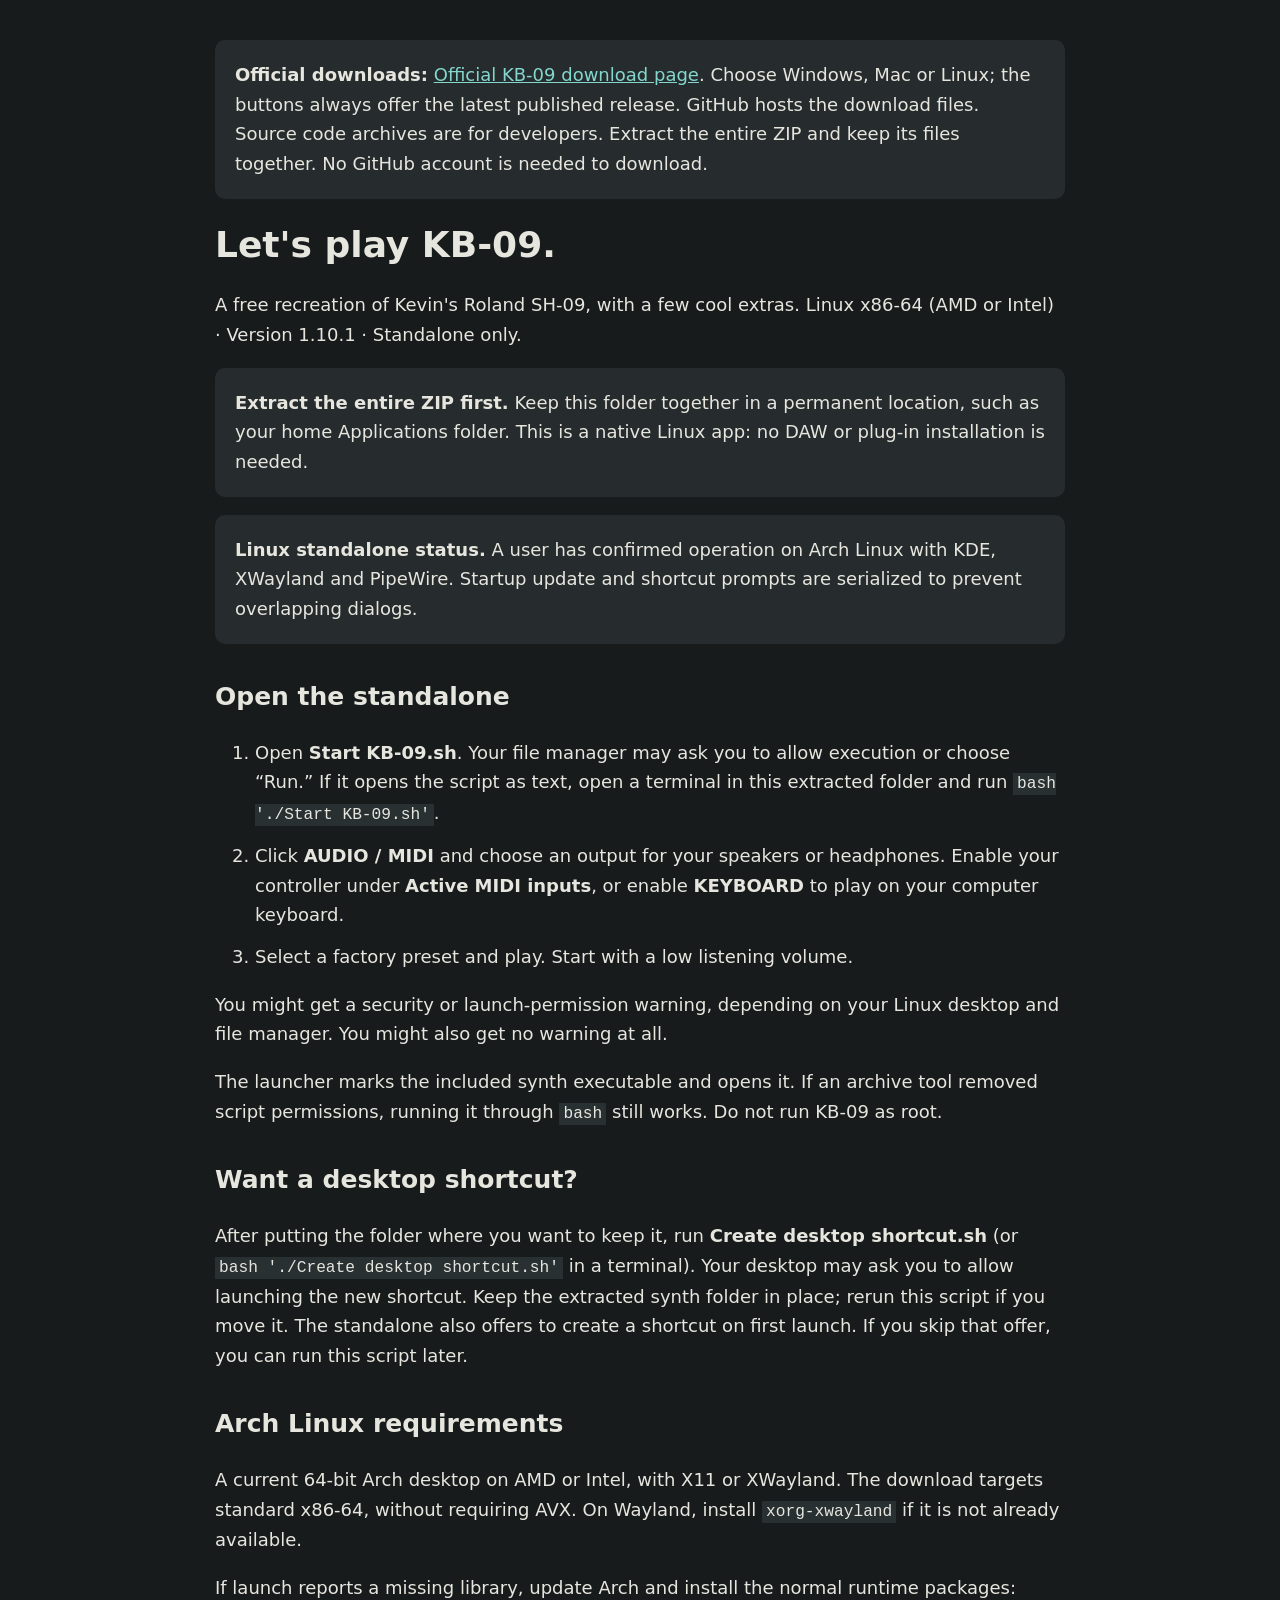
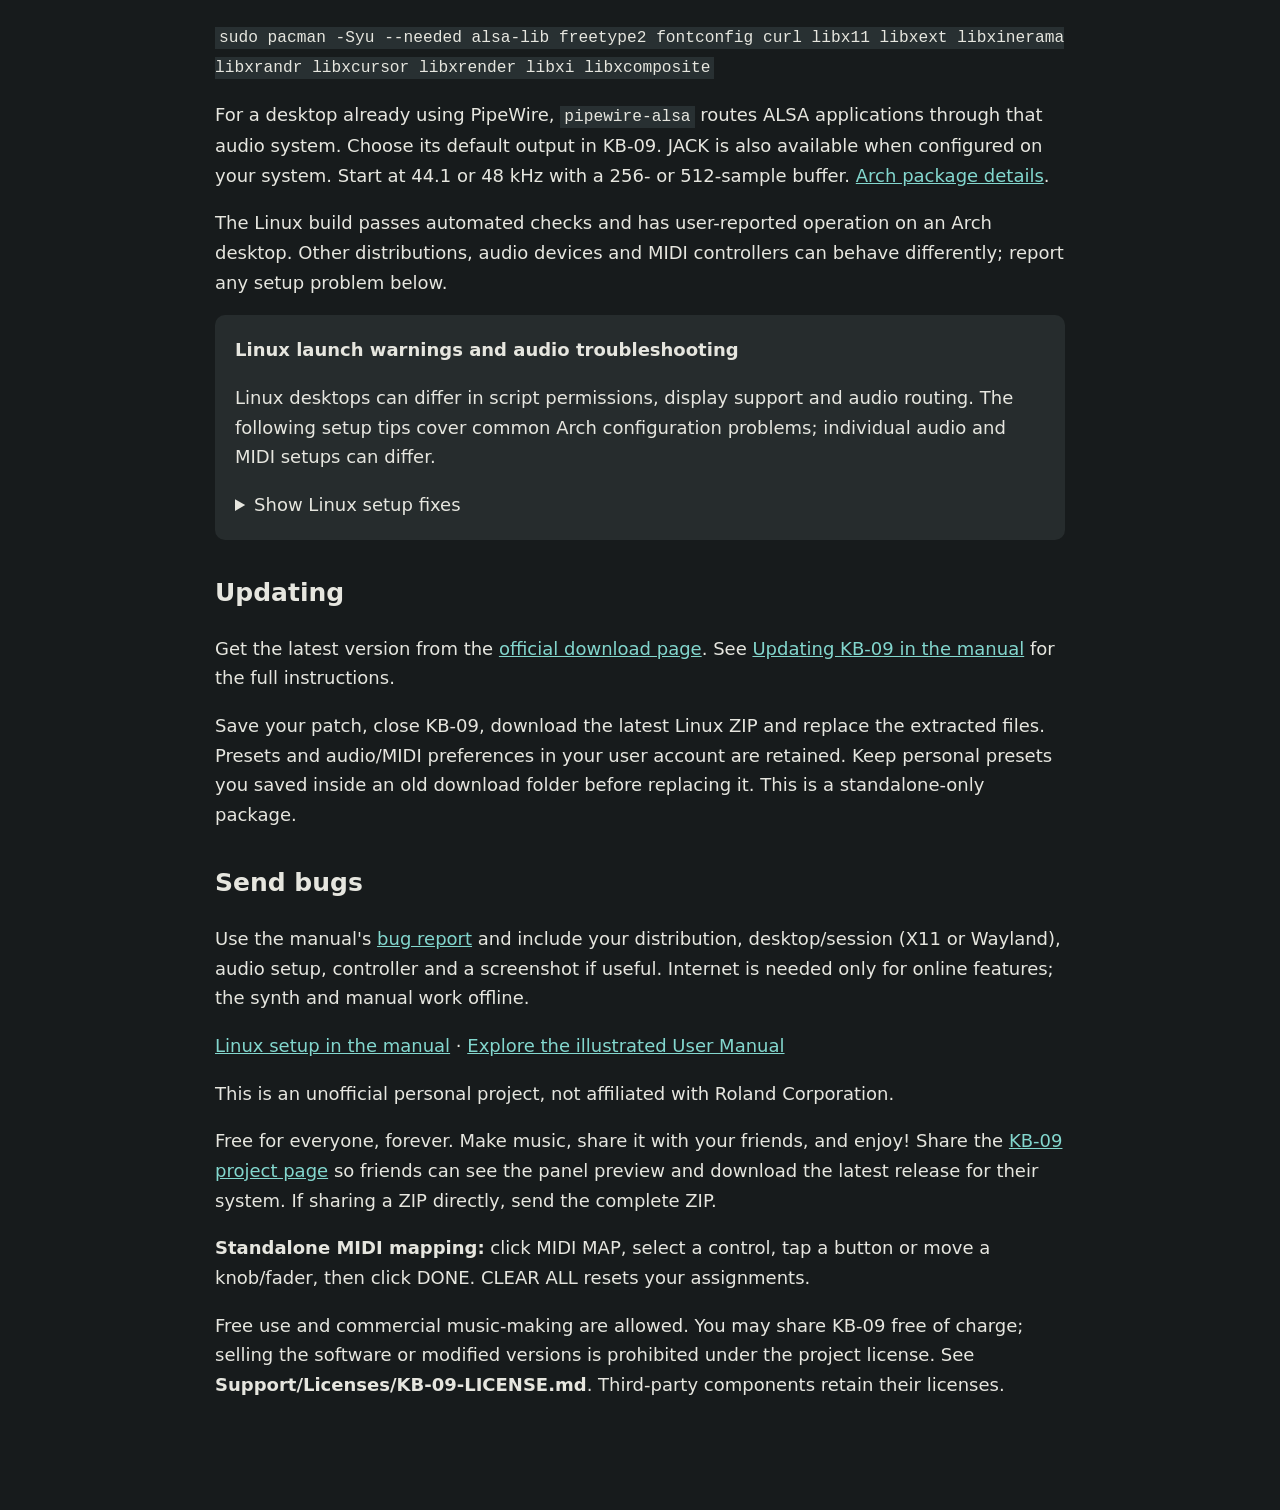
<file: docs/open-me-first-linux.html>
<!doctype html><html lang="en"><meta charset="utf-8"><meta name="viewport" content="width=device-width,initial-scale=1">
<title>OPEN ME FIRST! — KB-09 for Linux</title>
<style>body{max-width:850px;margin:40px auto;padding:0 24px 60px;background:#f4f0e7;color:#252522;font:18px/1.65 system-ui,sans-serif}h1{font-size:36px;line-height:1.2}h2{font-size:25px;margin-top:32px}a{color:#695019}.box{padding:20px;background:#e6dfd1;border-radius:10px}code{overflow-wrap:anywhere;font-size:.9em}li{margin:12px 0}</style>
<style id="kb09-dark-reading">
@media screen{html{color-scheme:dark}body{background:#171b1c;color:#e6e6df}
a{color:#83d7ce}a:hover{color:#b5f0e9}.box{background:#262c2d}
.security-first{border-color:#cbb572}code{background:#283032;padding:2px 4px}
a:focus-visible{outline:3px solid #83d7ce;outline-offset:3px}}
</style>
<div class="box"><strong>Official downloads:</strong> <a href="https://kevinberg84.github.io/toyland-kb09/#download">Official KB-09 download page</a>. Choose Windows, Mac or Linux; the buttons always offer the latest published release. GitHub hosts the download files. Source code archives are for developers. Extract the entire ZIP and keep its files together. No GitHub account is needed to download.</div>
<h1>Let's play KB-09.</h1><p>A free recreation of Kevin's Roland SH-09, with a few cool extras. Linux x86-64 (AMD or Intel) · Version 1.10.1 · Standalone only.</p>
<div class="box"><strong>Extract the entire ZIP first.</strong> Keep this folder together in a permanent location, such as your home Applications folder. This is a native Linux app: no DAW or plug-in installation is needed.</div>
<p class="box"><strong>Linux standalone status.</strong> A user has confirmed operation on Arch Linux with KDE, XWayland and PipeWire. Startup update and shortcut prompts are serialized to prevent overlapping dialogs.</p>
<h2>Open the standalone</h2><ol><li>Open <strong>Start KB-09.sh</strong>. Your file manager may ask you to allow execution or choose “Run.” If it opens the script as text, open a terminal in this extracted folder and run <code>bash './Start KB-09.sh'</code>.</li><li>Click <strong>AUDIO / MIDI</strong> and choose an output for your speakers or headphones. Enable your controller under <strong>Active MIDI inputs</strong>, or enable <strong>KEYBOARD</strong> to play on your computer keyboard.</li><li>Select a factory preset and play. Start with a low listening volume.</li></ol>
<p>You might get a security or launch-permission warning, depending on your Linux desktop and file manager. You might also get no warning at all.</p>
<p>The launcher marks the included synth executable and opens it. If an archive tool removed script permissions, running it through <code>bash</code> still works. Do not run KB-09 as root.</p>
<h2>Want a desktop shortcut?</h2><p>After putting the folder where you want to keep it, run <strong>Create desktop shortcut.sh</strong> (or <code>bash './Create desktop shortcut.sh'</code> in a terminal). Your desktop may ask you to allow launching the new shortcut. Keep the extracted synth folder in place; rerun this script if you move it. The standalone also offers to create a shortcut on first launch. If you skip that offer, you can run this script later.</p>
<h2>Arch Linux requirements</h2><p>A current 64-bit Arch desktop on AMD or Intel, with X11 or XWayland. The download targets standard x86-64, without requiring AVX. On Wayland, install <code>xorg-xwayland</code> if it is not already available.</p>
<p>If launch reports a missing library, update Arch and install the normal runtime packages:</p>
<p><code>sudo pacman -Syu --needed alsa-lib freetype2 fontconfig curl libx11 libxext libxinerama libxrandr libxcursor libxrender libxi libxcomposite</code></p>
<p>For a desktop already using PipeWire, <code>pipewire-alsa</code> routes ALSA applications through that audio system. Choose its default output in KB-09. JACK is also available when configured on your system. Start at 44.1 or 48 kHz with a 256- or 512-sample buffer. <a href="https://archlinux.org/packages/extra/x86_64/pipewire-alsa/">Arch package details</a>.</p>
<p>The Linux build passes automated checks and has user-reported operation on an Arch desktop. Other distributions, audio devices and MIDI controllers can behave differently; report any setup problem below.</p>
<aside class="box" id="linux-launch-help"><strong>Linux launch warnings and audio troubleshooting</strong>
  <p>Linux desktops can differ in script permissions, display support and audio routing. The following setup tips cover common Arch configuration problems; individual audio and MIDI setups can differ.</p>
  <details><summary>Show Linux setup fixes</summary>
  <p><strong>Script opens as text or says Permission denied:</strong> open a terminal in the extracted folder and run <code>bash './Start KB-09.sh'</code>. The launcher makes the synth executable. If execution is still denied, move the complete folder into your home folder; removable or network drives may prohibit execution. Run as your normal user, not root.</p>
  <p><strong>Missing shared library:</strong> on Arch, perform a normal full system update and install missing runtime dependencies. The runtime package list is <code>alsa-lib freetype2 fontconfig curl libx11 libxext libxinerama libxrandr libxcursor libxrender libxi libxcomposite</code>. For example: <code>sudo pacman -Syu --needed alsa-lib freetype2 fontconfig curl libx11 libxext libxinerama libxrandr libxcursor libxrender libxi libxcomposite</code>. Do not replace system libraries with downloaded individual files. A <code>GLIBC_2.35 not found</code> error means the system is older than this binary supports; use a supported, fully updated distribution.</p>
  <p><strong>No window on Wayland:</strong> KB-09 needs XWayland for its X11 interface. Confirm <code>xorg-xwayland</code> is installed and your desktop permits X11 applications. A remote/headless session without an X display cannot show the standalone window. <a href="https://archlinux.org/packages/extra/x86_64/xorg-xwayland/">Arch XWayland package</a>.</p>
  <p><strong>No audio or device busy:</strong> choose the intended output in AUDIO / MIDI. On a desktop already using PipeWire, <code>pipewire-alsa</code> provides ALSA routing through it; select the default device if the hardware device is occupied by another audio server. Use JACK only with a working JACK-compatible server. Begin at 48 kHz and 256 or 512 samples, and try the built-in output to isolate an interface problem. <a href="https://archlinux.org/packages/extra/x86_64/pipewire-alsa/">Arch PipeWire ALSA package</a>.</p>
  <p><strong>MIDI is silent:</strong> enable the controller under Active MIDI inputs, and try KEYBOARD to distinguish MIDI setup from audio setup. If launch still fails, run the launcher in a terminal and report the exact <a href="User Manual.html#feedback">message on GitHub Issues</a>, distribution, desktop/session and audio device. Include your particular audio and MIDI setup so the report can be reproduced.</p>
  </details></aside><h2>Updating</h2><p>Get the latest version from the <a href="https://kevinberg84.github.io/toyland-kb09/#download">official download page</a>. See <a href="User Manual.html#updates">Updating KB-09 in the manual</a> for the full instructions.</p><p>Save your patch, close KB-09, download the latest Linux ZIP and replace the extracted files. Presets and audio/MIDI preferences in your user account are retained. Keep personal presets you saved inside an old download folder before replacing it. This is a standalone-only package.</p>
<h2>Send bugs</h2><p>Use the manual's <a href="User Manual.html#feedback">bug report</a> and include your distribution, desktop/session (X11 or Wayland), audio setup, controller and a screenshot if useful. Internet is needed only for online features; the synth and manual work offline.</p>
<p><a href="User Manual.html#linux-standalone">Linux setup in the manual</a> · <a href="User Manual.html">Explore the illustrated User Manual</a></p>
<p>This is an unofficial personal project, not affiliated with Roland Corporation.</p><p>Free for everyone, forever. Make music, share it with your friends, and enjoy! Share the <a href="https://github.com/kevinberg84/toyland-kb09">KB-09 project page</a> so friends can see the panel preview and download the latest release for their system. If sharing a ZIP directly, send the complete ZIP.</p><p><strong>Standalone MIDI mapping:</strong> click MIDI MAP, select a control, tap a button or move a knob/fader, then click DONE. CLEAR ALL resets your assignments.</p>
<p>Free use and commercial music-making are allowed. You may share KB-09 free of charge; selling the software or modified versions is prohibited under the project license. See <strong>Support/Licenses/KB-09-LICENSE.md</strong>. Third-party components retain their licenses.</p>
</html>
</file>
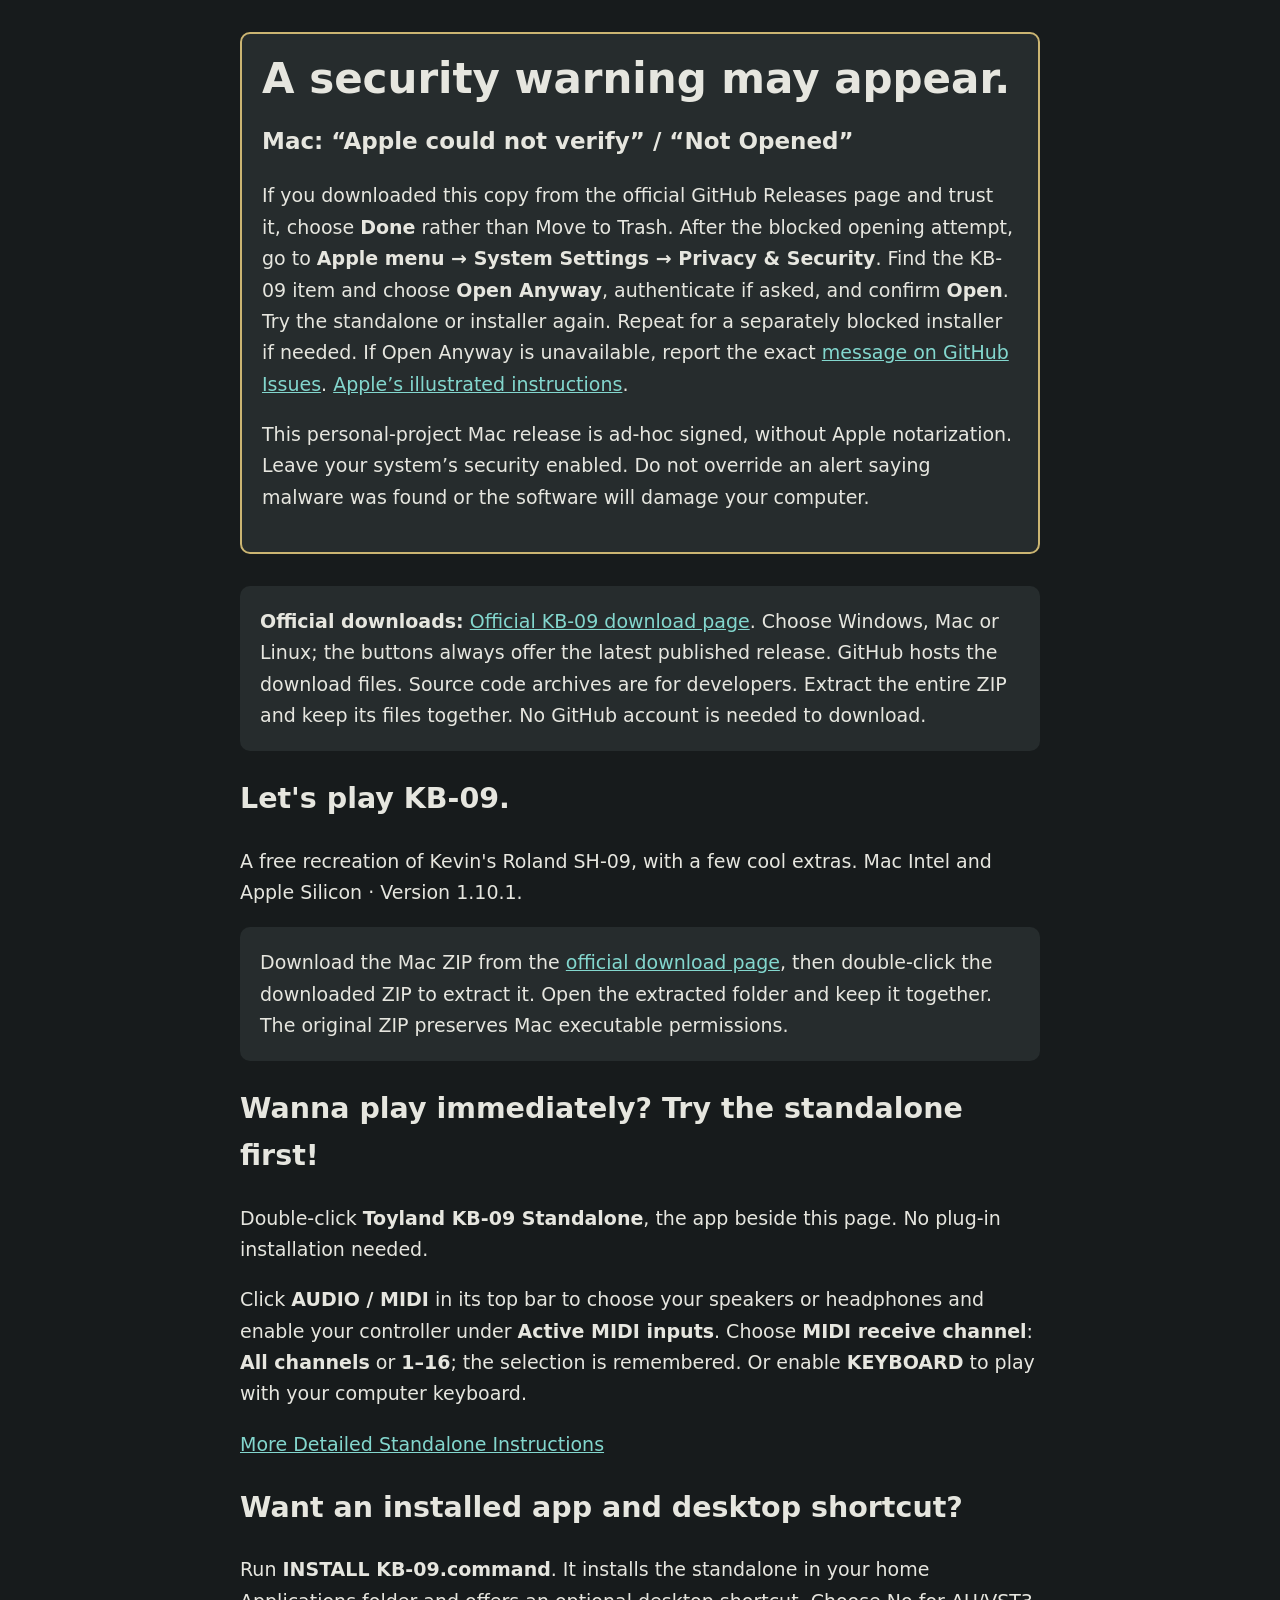
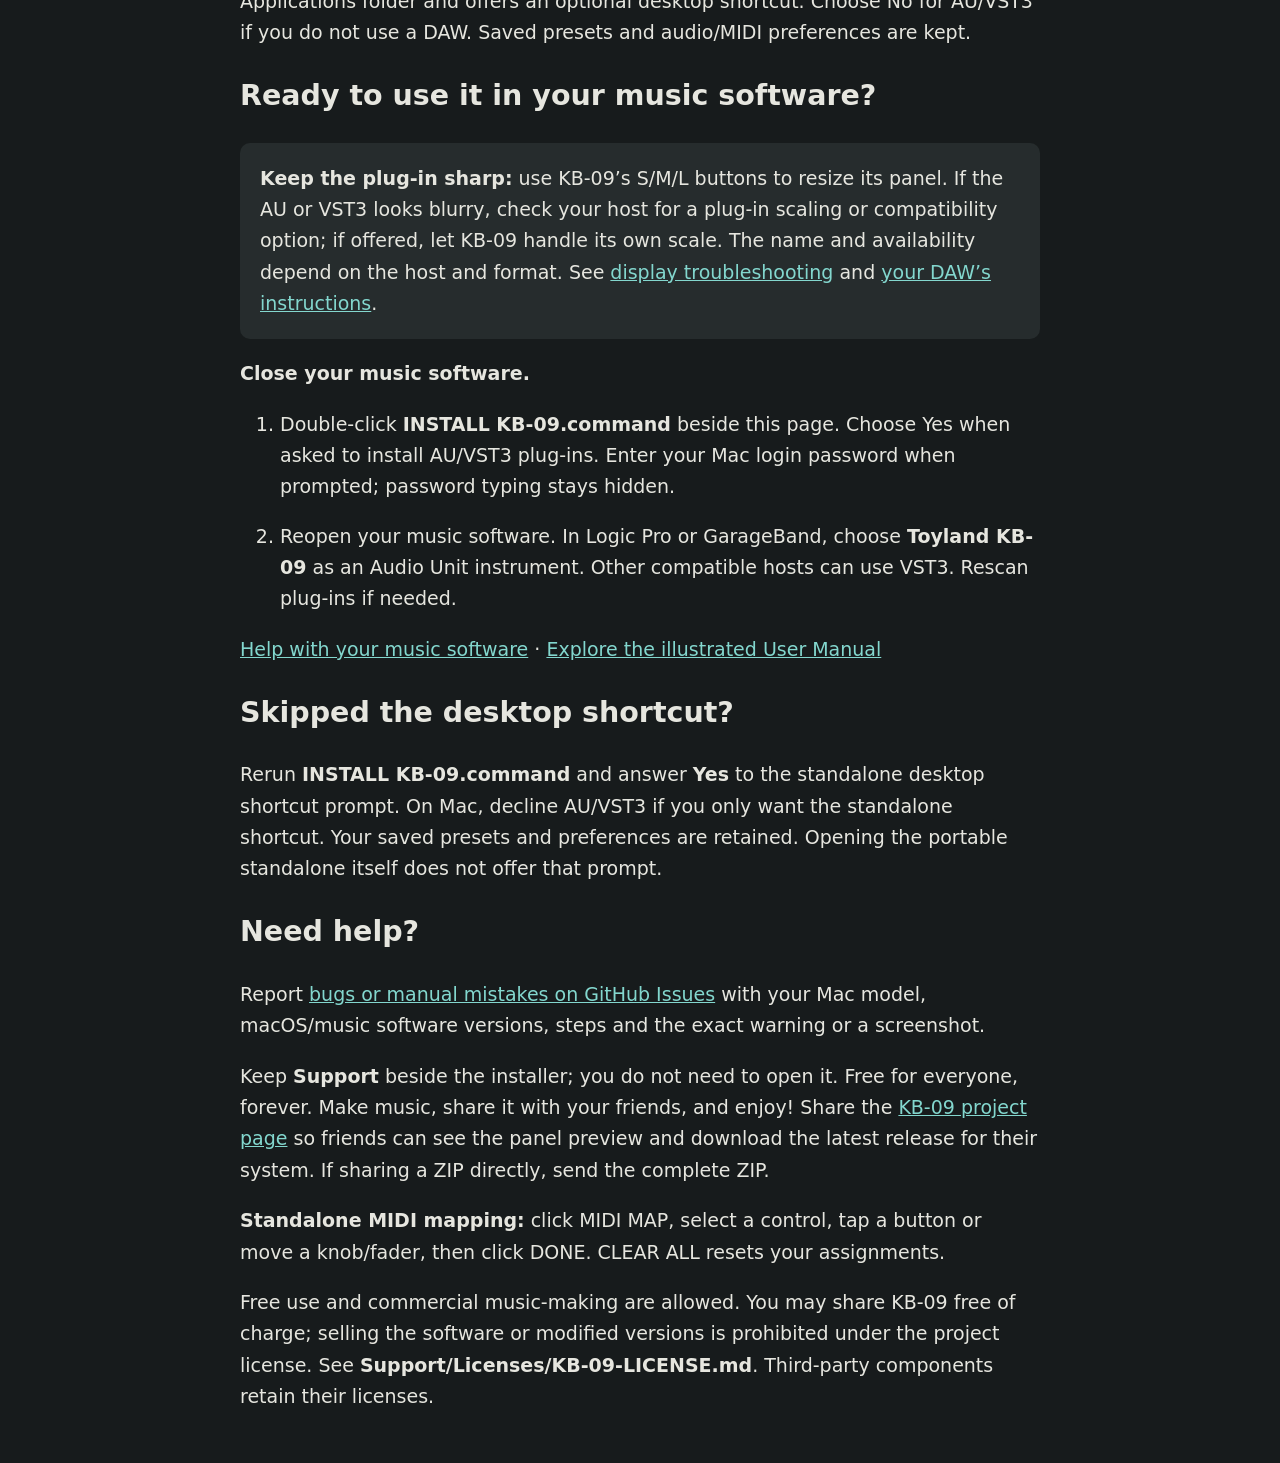
<file: docs/open-me-first-mac.html>
<!doctype html><html lang="en"><meta charset="utf-8"><meta name="viewport" content="width=device-width,initial-scale=1"><title>OPEN ME FIRST! - Toyland KB-09 for Mac</title><style>body{background:#f4f0e7;color:#252620;font:19px/1.65 system-ui;margin:auto;padding:32px;max-width:800px}h1{line-height:1.2}li{margin:18px 0}a{color:#695019}strong{font-weight:750}.box{padding:20px;background:#e6dfd1;border-radius:10px} .security-first{border:2px solid #9f7b35;margin-bottom:32px}.security-first h1{font-size:clamp(30px,5vw,42px);margin:0 0 16px}.security-first h2{font-size:23px}</style>
<style id="kb09-dark-reading">
@media screen{html{color-scheme:dark}body{background:#171b1c;color:#e6e6df}
a{color:#83d7ce}a:hover{color:#b5f0e9}.box{background:#262c2d}
.security-first{border-color:#cbb572}code{background:#283032;padding:2px 4px}
a:focus-visible{outline:3px solid #83d7ce;outline-offset:3px}}
</style>
<aside class="box security-first"><h1>A security warning may appear.</h1><h2>Mac: “Apple could not verify” / “Not Opened”</h2><p>If you downloaded this copy from the official GitHub Releases page and trust it, choose <strong>Done</strong> rather than Move to Trash. After the blocked opening attempt, go to <strong>Apple menu → System Settings → Privacy &amp; Security</strong>. Find the KB-09 item and choose <strong>Open Anyway</strong>, authenticate if asked, and confirm <strong>Open</strong>. Try the standalone or installer again. Repeat for a separately blocked installer if needed. If Open Anyway is unavailable, report the exact <a href="User Manual.html#feedback">message on GitHub Issues</a>. <a href="https://support.apple.com/102445">Apple’s illustrated instructions</a>.</p><p>This personal-project Mac release is ad-hoc signed, without Apple notarization. Leave your system’s security enabled. Do not override an alert saying malware was found or the software will damage your computer.</p></aside>

<div class="box"><strong>Official downloads:</strong> <a href="https://kevinberg84.github.io/toyland-kb09/#download">Official KB-09 download page</a>. Choose Windows, Mac or Linux; the buttons always offer the latest published release. GitHub hosts the download files. Source code archives are for developers. Extract the entire ZIP and keep its files together. No GitHub account is needed to download.</div>
<h2>Let's play KB-09.</h2><p>A free recreation of Kevin's Roland SH-09, with a few cool extras. Mac Intel and Apple Silicon &middot; Version 1.10.1.</p>
<div class="box">Download the Mac ZIP from the <a href="https://kevinberg84.github.io/toyland-kb09/#download">official download page</a>, then double-click the downloaded ZIP to extract it. Open the extracted folder and keep it together. The original ZIP preserves Mac executable permissions.</div>
<h2>Wanna play immediately? Try the standalone first!</h2><p>Double-click <strong>Toyland KB-09 Standalone</strong>, the app beside this page. No plug-in installation needed.</p><p>Click <strong>AUDIO / MIDI</strong> in its top bar to choose your speakers or headphones and enable your controller under <strong>Active MIDI inputs</strong>. Choose <strong>MIDI receive channel</strong>: <strong>All channels</strong> or <strong>1–16</strong>; the selection is remembered. Or enable <strong>KEYBOARD</strong> to play with your computer keyboard.</p><p><a href="User Manual.html#standalone">More Detailed Standalone Instructions</a></p>
<h2>Want an installed app and desktop shortcut?</h2><p>Run <strong>INSTALL KB-09.command</strong>. It installs the standalone in your home Applications folder and offers an optional desktop shortcut. Choose No for AU/VST3 if you do not use a DAW. Saved presets and audio/MIDI preferences are kept.</p><h2>Ready to use it in your music software?</h2><aside class="box"><strong>Keep the plug-in sharp:</strong> use KB-09’s S/M/L buttons to resize its panel. If the AU or VST3 looks blurry, check your host for a plug-in scaling or compatibility option; if offered, let KB-09 handle its own scale. The name and availability depend on the host and format. See <a href="User Manual.html#blurry-display">display troubleshooting</a> and <a href="User Manual.html#daws">your DAW’s instructions</a>.</aside><p><strong>Close your music software.</strong></p><ol><li>Double-click <strong>INSTALL KB-09.command</strong> beside this page. Choose Yes when asked to install AU/VST3 plug-ins. Enter your Mac login password when prompted; password typing stays hidden.</li><li>Reopen your music software. In Logic Pro or GarageBand, choose <strong>Toyland KB-09</strong> as an Audio Unit instrument. Other compatible hosts can use VST3. Rescan plug-ins if needed.</li></ol>

<p><a href="User Manual.html#daws">Help with your music software</a> &middot; <a href="User Manual.html">Explore the illustrated User Manual</a></p><h2>Skipped the desktop shortcut?</h2><p>Rerun <strong>INSTALL KB-09.command</strong> and answer <strong>Yes</strong> to the standalone desktop shortcut prompt. On Mac, decline AU/VST3 if you only want the standalone shortcut. Your saved presets and preferences are retained. Opening the portable standalone itself does not offer that prompt.</p><h2>Need help?</h2><p>Report <a href="User Manual.html#feedback">bugs or manual mistakes on GitHub Issues</a> with your Mac model, macOS/music software versions, steps and the exact warning or a screenshot.</p><p>Keep <strong>Support</strong> beside the installer; you do not need to open it. Free for everyone, forever. Make music, share it with your friends, and enjoy! Share the <a href="https://github.com/kevinberg84/toyland-kb09">KB-09 project page</a> so friends can see the panel preview and download the latest release for their system. If sharing a ZIP directly, send the complete ZIP.</p><p><strong>Standalone MIDI mapping:</strong> click MIDI MAP, select a control, tap a button or move a knob/fader, then click DONE. CLEAR ALL resets your assignments.</p>
<p>Free use and commercial music-making are allowed. You may share KB-09 free of charge; selling the software or modified versions is prohibited under the project license. See <strong>Support/Licenses/KB-09-LICENSE.md</strong>. Third-party components retain their licenses.</p>
</html>
</file>
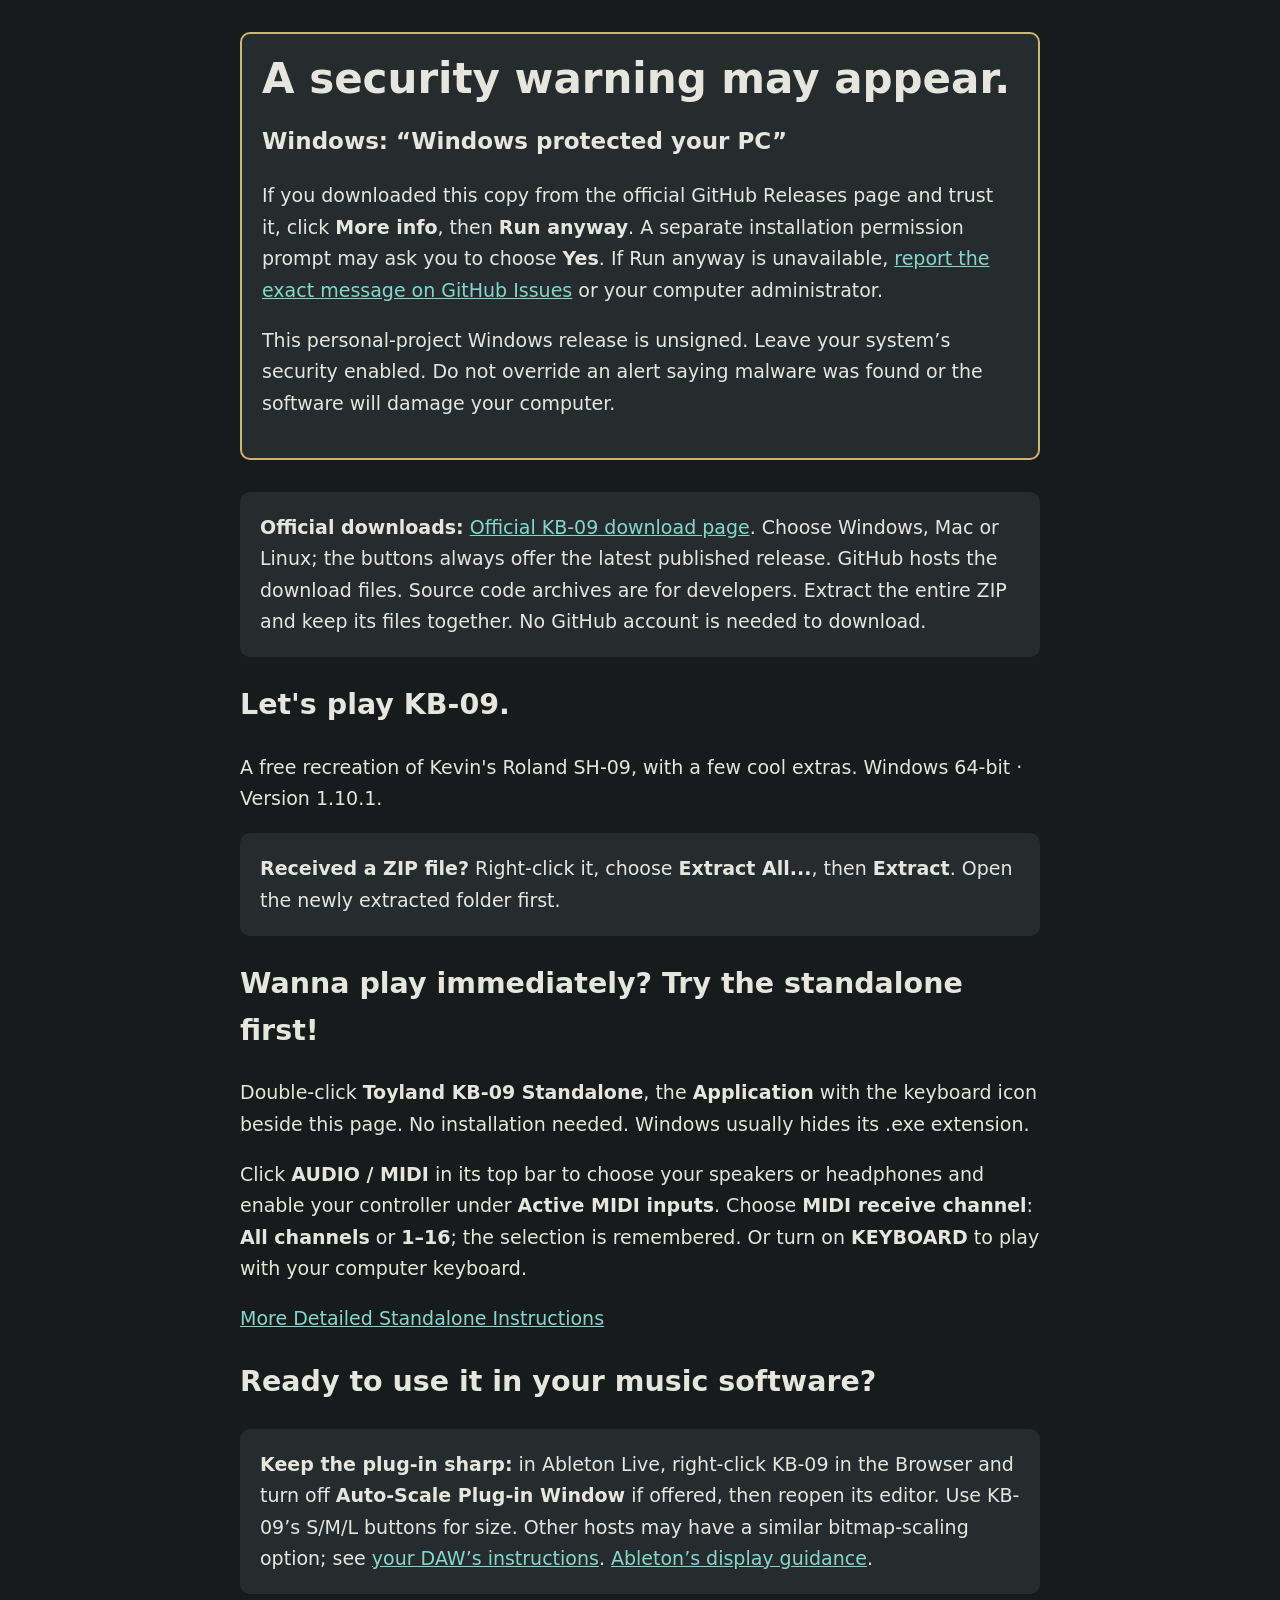
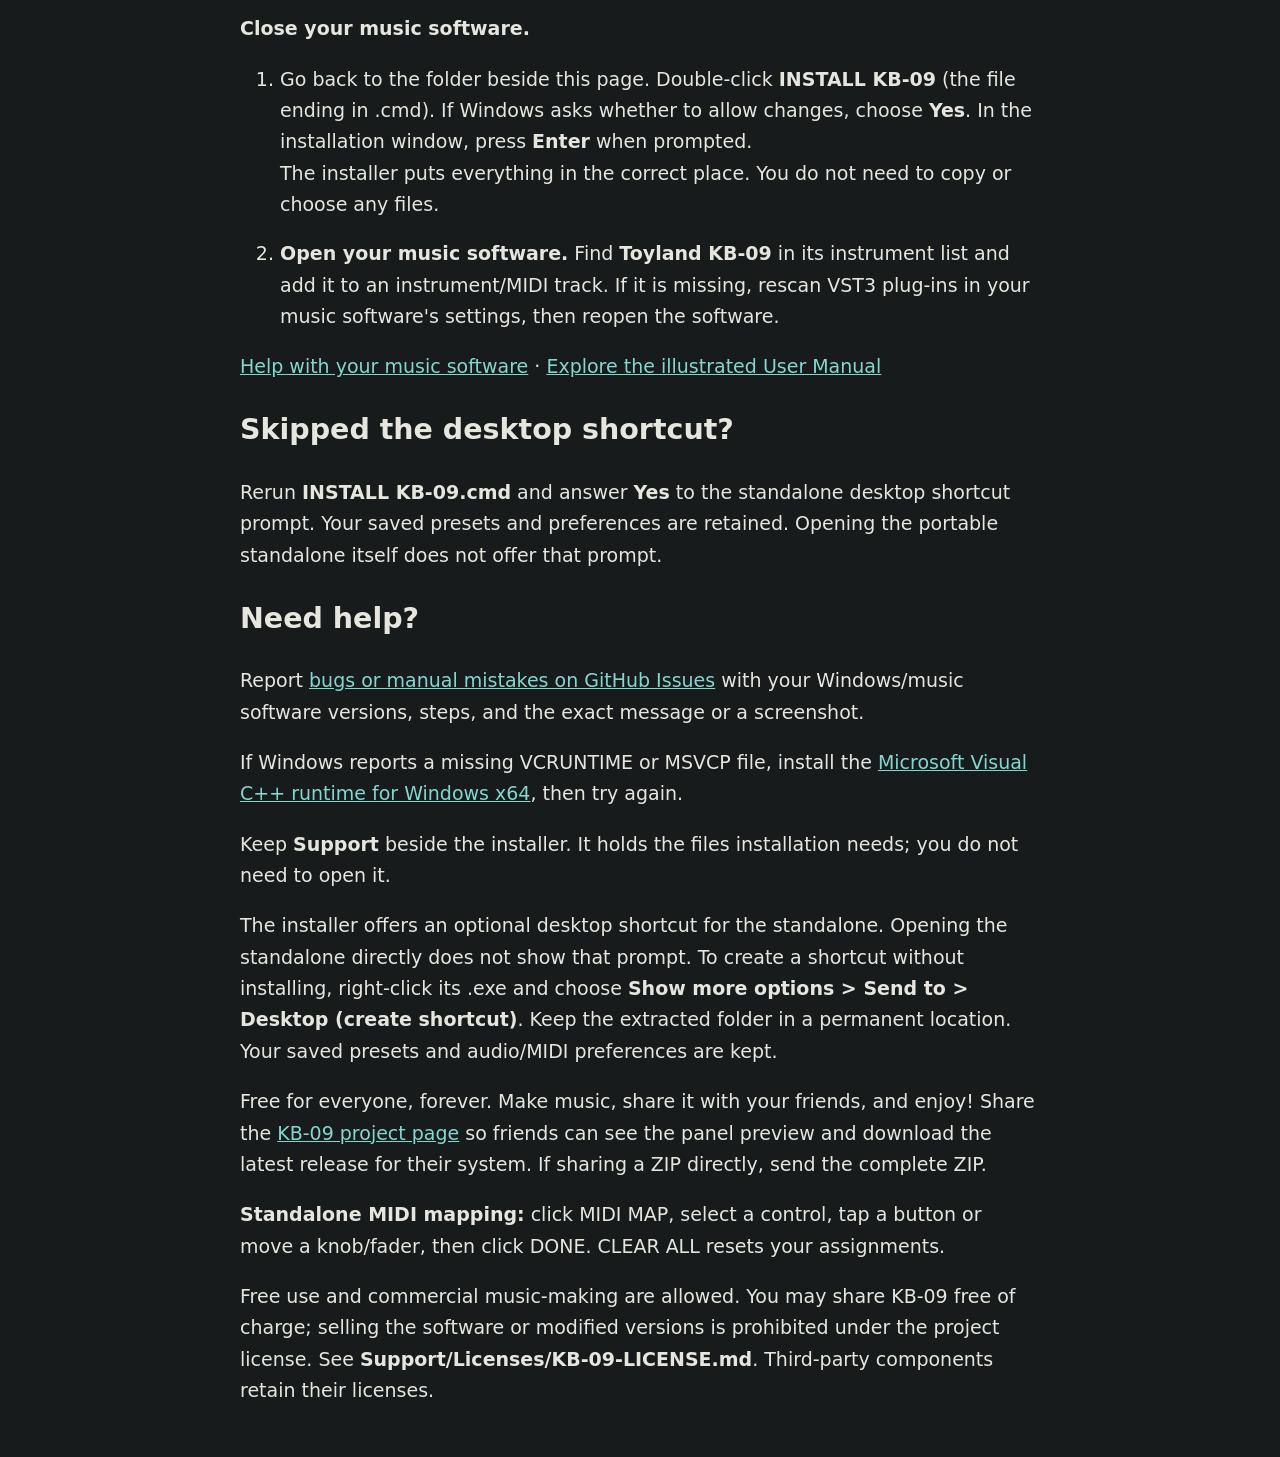
<file: docs/open-me-first.html>
<!doctype html>
<html lang="en"><meta charset="utf-8"><meta name="viewport" content="width=device-width,initial-scale=1">
<title>OPEN ME FIRST! - Toyland KB-09</title>
<style>body{background:#f4f0e7;color:#252620;font:19px/1.65 system-ui;margin:auto;padding:32px;max-width:800px}h1{line-height:1.2}li{margin:18px 0}a{color:#695019}strong{font-weight:750}.box{padding:20px;background:#e6dfd1;border-radius:10px} .security-first{border:2px solid #9f7b35;margin-bottom:32px}.security-first h1{font-size:clamp(30px,5vw,42px);margin:0 0 16px}.security-first h2{font-size:23px}</style>
<style id="kb09-dark-reading">
@media screen{html{color-scheme:dark}body{background:#171b1c;color:#e6e6df}
a{color:#83d7ce}a:hover{color:#b5f0e9}.box{background:#262c2d}
.security-first{border-color:#cbb572}code{background:#283032;padding:2px 4px}
a:focus-visible{outline:3px solid #83d7ce;outline-offset:3px}}
</style>
<aside class="box security-first"><h1>A security warning may appear.</h1><h2>Windows: “Windows protected your PC”</h2><p>If you downloaded this copy from the official GitHub Releases page and trust it, click <strong>More info</strong>, then <strong>Run anyway</strong>. A separate installation permission prompt may ask you to choose <strong>Yes</strong>. If Run anyway is unavailable, <a href="User Manual.html#feedback">report the exact message on GitHub Issues</a> or your computer administrator.</p><p>This personal-project Windows release is unsigned. Leave your system’s security enabled. Do not override an alert saying malware was found or the software will damage your computer.</p></aside>

<div class="box"><strong>Official downloads:</strong> <a href="https://kevinberg84.github.io/toyland-kb09/#download">Official KB-09 download page</a>. Choose Windows, Mac or Linux; the buttons always offer the latest published release. GitHub hosts the download files. Source code archives are for developers. Extract the entire ZIP and keep its files together. No GitHub account is needed to download.</div>
<h2>Let's play KB-09.</h2><p>A free recreation of Kevin's Roland SH-09, with a few cool extras. Windows 64-bit &middot; Version 1.10.1.</p>
<div class="box"><strong>Received a ZIP file?</strong> Right-click it, choose <strong>Extract All...</strong>, then <strong>Extract</strong>. Open the newly extracted folder first.</div>
<h2>Wanna play immediately? Try the standalone first!</h2>
<p>Double-click <strong>Toyland KB-09 Standalone</strong>, the <strong>Application</strong> with the keyboard icon beside this page. No installation needed. Windows usually hides its .exe extension.</p>
<p>Click <strong>AUDIO / MIDI</strong> in its top bar to choose your speakers or headphones and enable your controller under <strong>Active MIDI inputs</strong>. Choose <strong>MIDI receive channel</strong>: <strong>All channels</strong> or <strong>1–16</strong>; the selection is remembered. Or turn on <strong>KEYBOARD</strong> to play with your computer keyboard.</p>
<p><a href="User Manual.html#standalone">More Detailed Standalone Instructions</a></p>

<h2>Ready to use it in your music software?</h2><aside class="box"><strong>Keep the plug-in sharp:</strong> in Ableton Live, right-click KB-09 in the Browser and turn off <strong>Auto-Scale Plug-in Window</strong> if offered, then reopen its editor. Use KB-09’s S/M/L buttons for size. Other hosts may have a similar bitmap-scaling option; see <a href="User Manual.html#daws">your DAW’s instructions</a>. <a href="https://help.ableton.com/hc/en-us/articles/4405388230674-Recommended-Graphics-Settings-Windows">Ableton’s display guidance</a>.</aside>
<p><strong>Close your music software.</strong></p>
<ol><li>Go back to the folder beside this page. Double-click <strong>INSTALL KB-09</strong> (the file ending in .cmd). If Windows asks whether to allow changes, choose <strong>Yes</strong>. In the installation window, press <strong>Enter</strong> when prompted.<br>The installer puts everything in the correct place. You do not need to copy or choose any files.</li>
<li><strong>Open your music software.</strong> Find <strong>Toyland KB-09</strong> in its instrument list and add it to an instrument/MIDI track. If it is missing, rescan VST3 plug-ins in your music software's settings, then reopen the software.</li></ol>
<p><a href="User Manual.html#daws">Help with your music software</a> &middot; <a href="User Manual.html">Explore the illustrated User Manual</a></p>
<h2>Skipped the desktop shortcut?</h2><p>Rerun <strong>INSTALL KB-09.cmd</strong> and answer <strong>Yes</strong> to the standalone desktop shortcut prompt. Your saved presets and preferences are retained. Opening the portable standalone itself does not offer that prompt.</p><h2>Need help?</h2><p>Report <a href="User Manual.html#feedback">bugs or manual mistakes on GitHub Issues</a> with your Windows/music software versions, steps, and the exact message or a screenshot.</p>
<p>If Windows reports a missing VCRUNTIME or MSVCP file, install the <a href="https://aka.ms/vc14/vc_redist.x64.exe">Microsoft Visual C++ runtime for Windows x64</a>, then try again.</p>
<p>Keep <strong>Support</strong> beside the installer. It holds the files installation needs; you do not need to open it. </p>
<p>The installer offers an optional desktop shortcut for the standalone. Opening the standalone directly does not show that prompt. To create a shortcut without installing, right-click its .exe and choose <strong>Show more options &gt; Send to &gt; Desktop (create shortcut)</strong>. Keep the extracted folder in a permanent location. Your saved presets and audio/MIDI preferences are kept.</p><p>Free for everyone, forever. Make music, share it with your friends, and enjoy! Share the <a href="https://github.com/kevinberg84/toyland-kb09">KB-09 project page</a> so friends can see the panel preview and download the latest release for their system. If sharing a ZIP directly, send the complete ZIP.</p><p><strong>Standalone MIDI mapping:</strong> click MIDI MAP, select a control, tap a button or move a knob/fader, then click DONE. CLEAR ALL resets your assignments.</p>
<p>Free use and commercial music-making are allowed. You may share KB-09 free of charge; selling the software or modified versions is prohibited under the project license. See <strong>Support/Licenses/KB-09-LICENSE.md</strong>. Third-party components retain their licenses.</p>
</html>
</file>
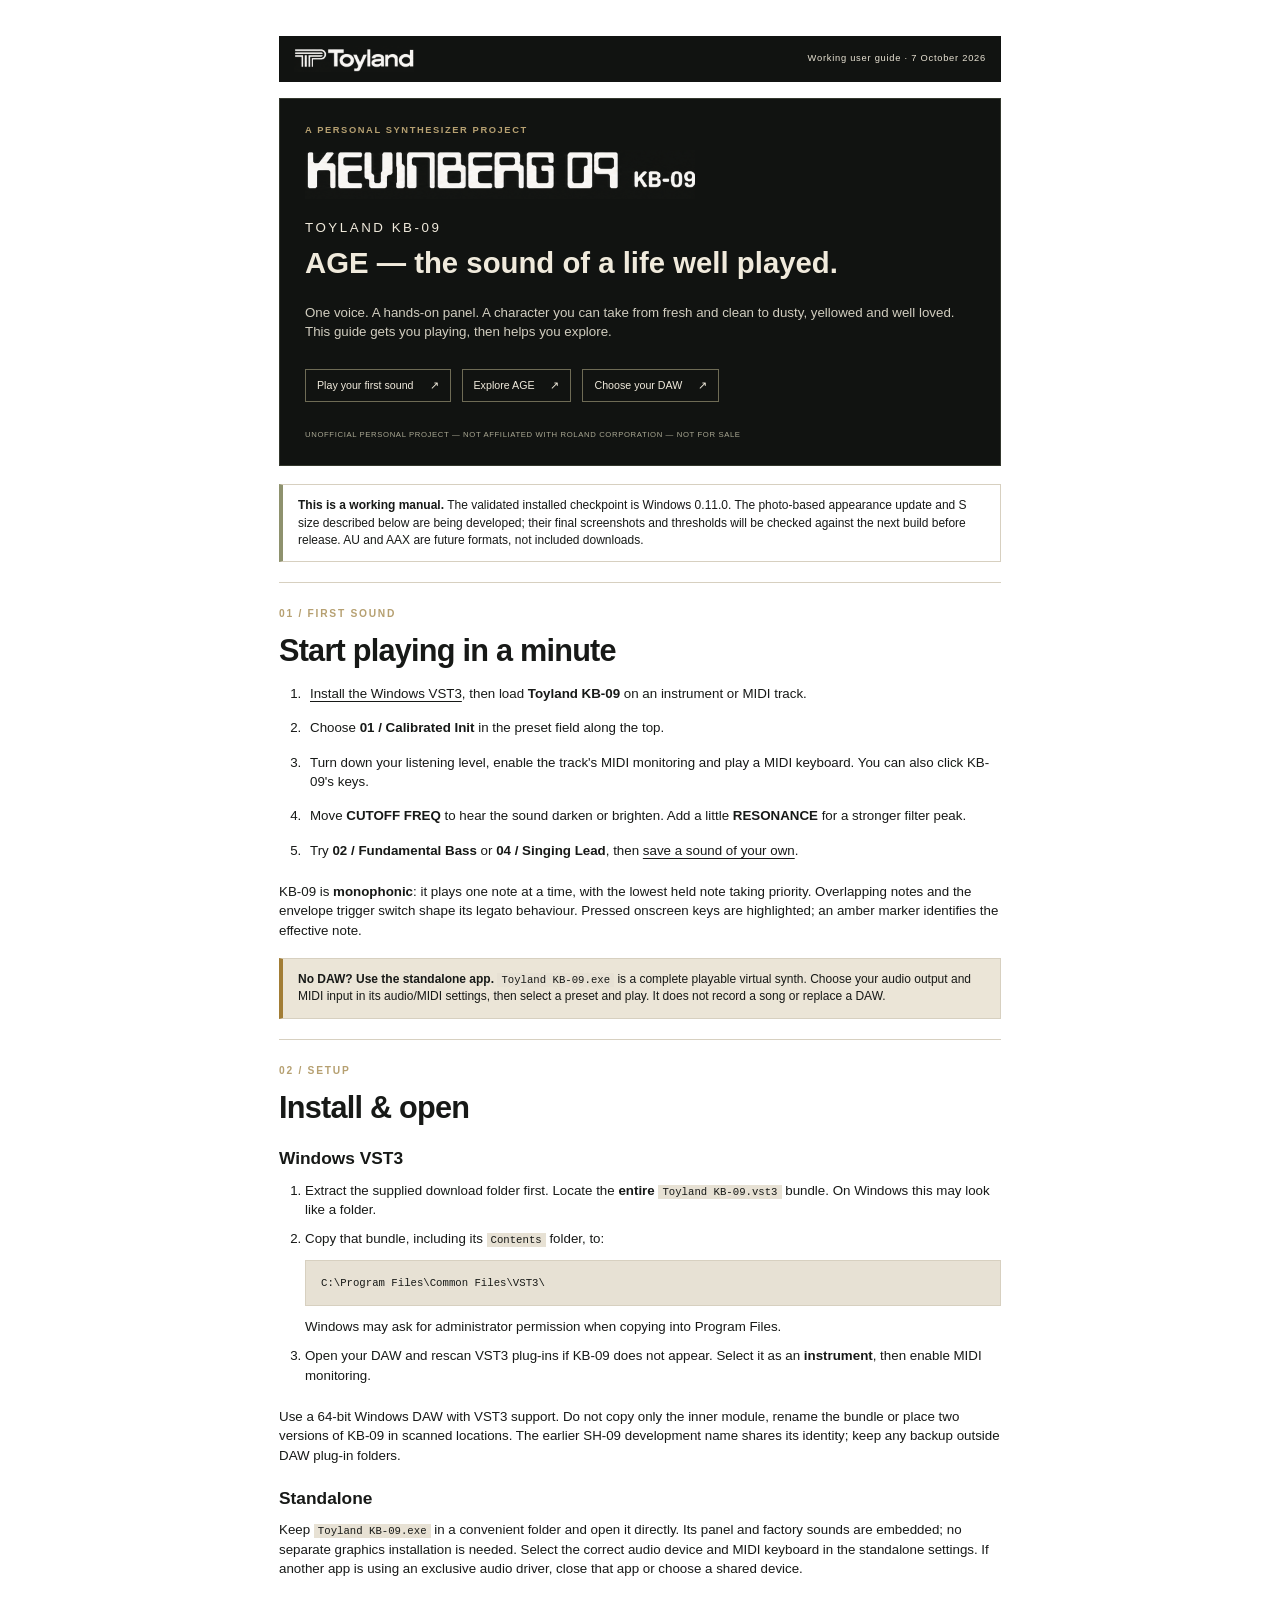
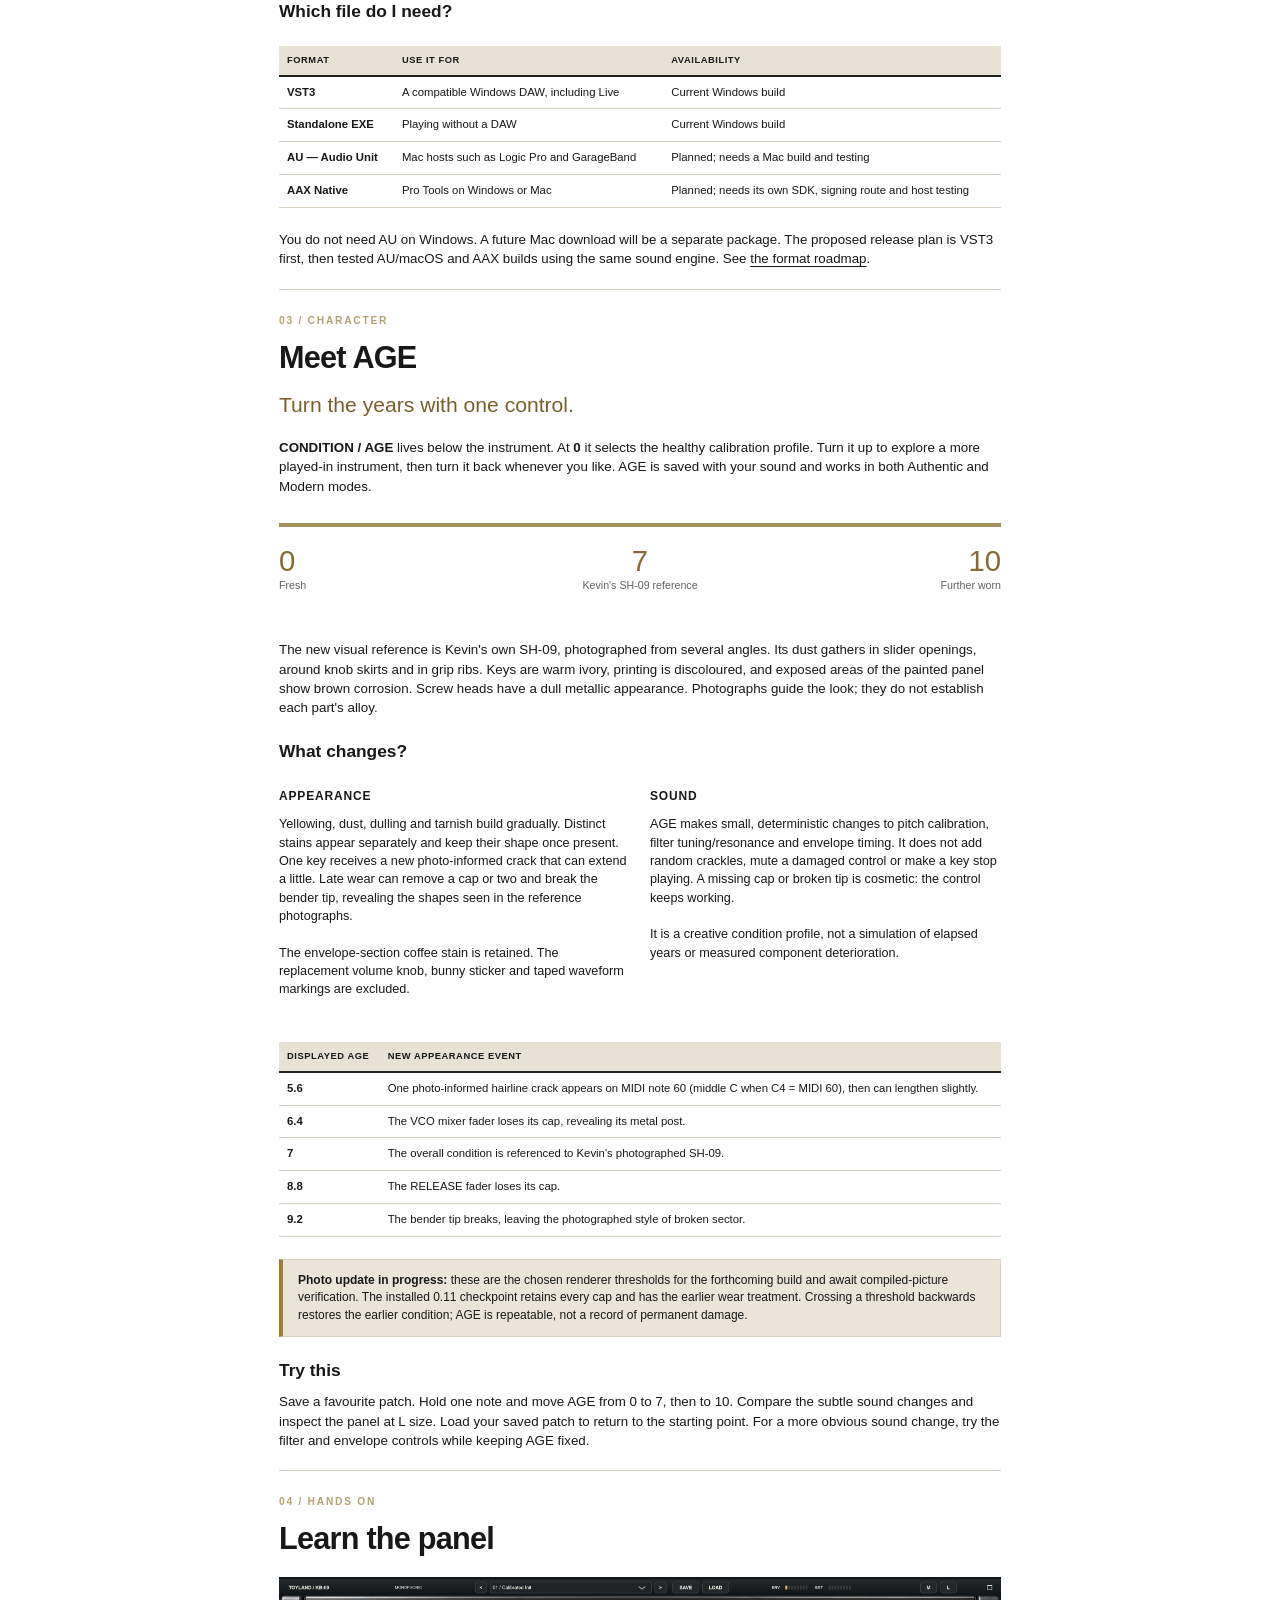
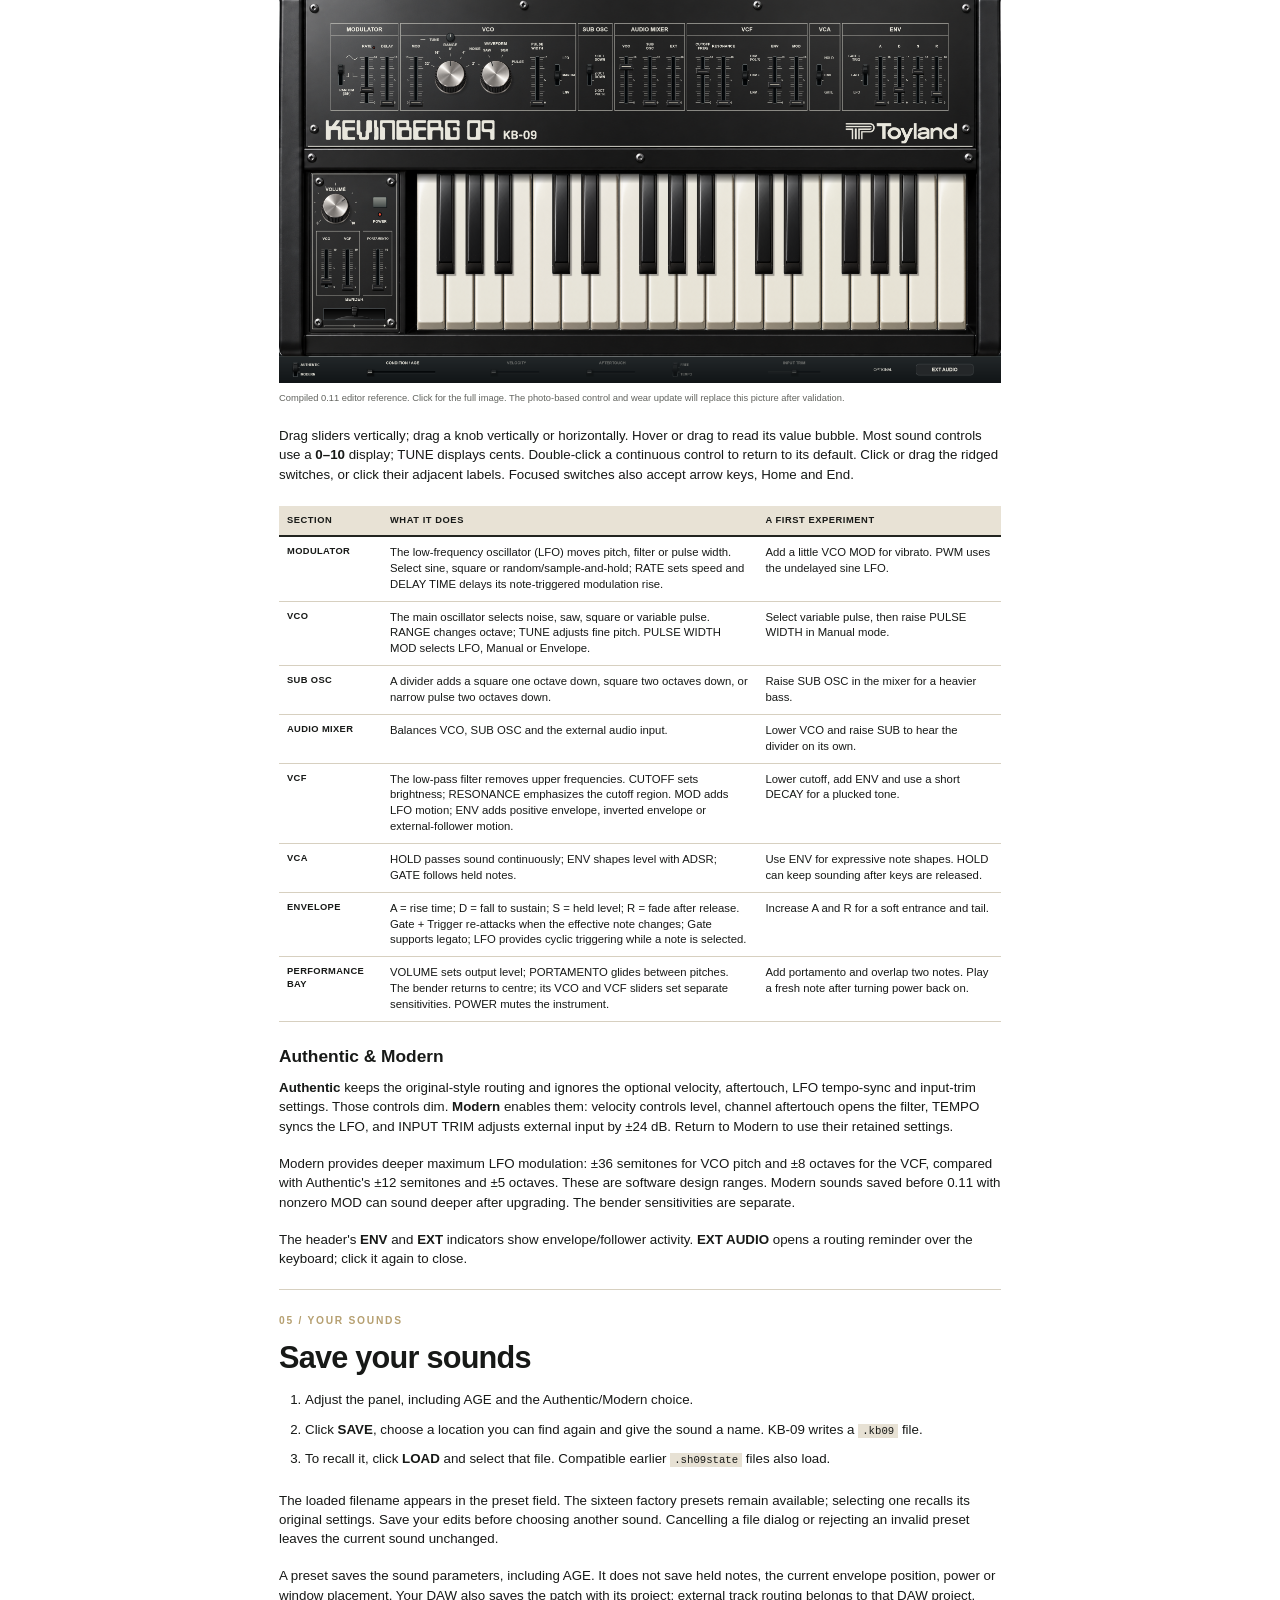
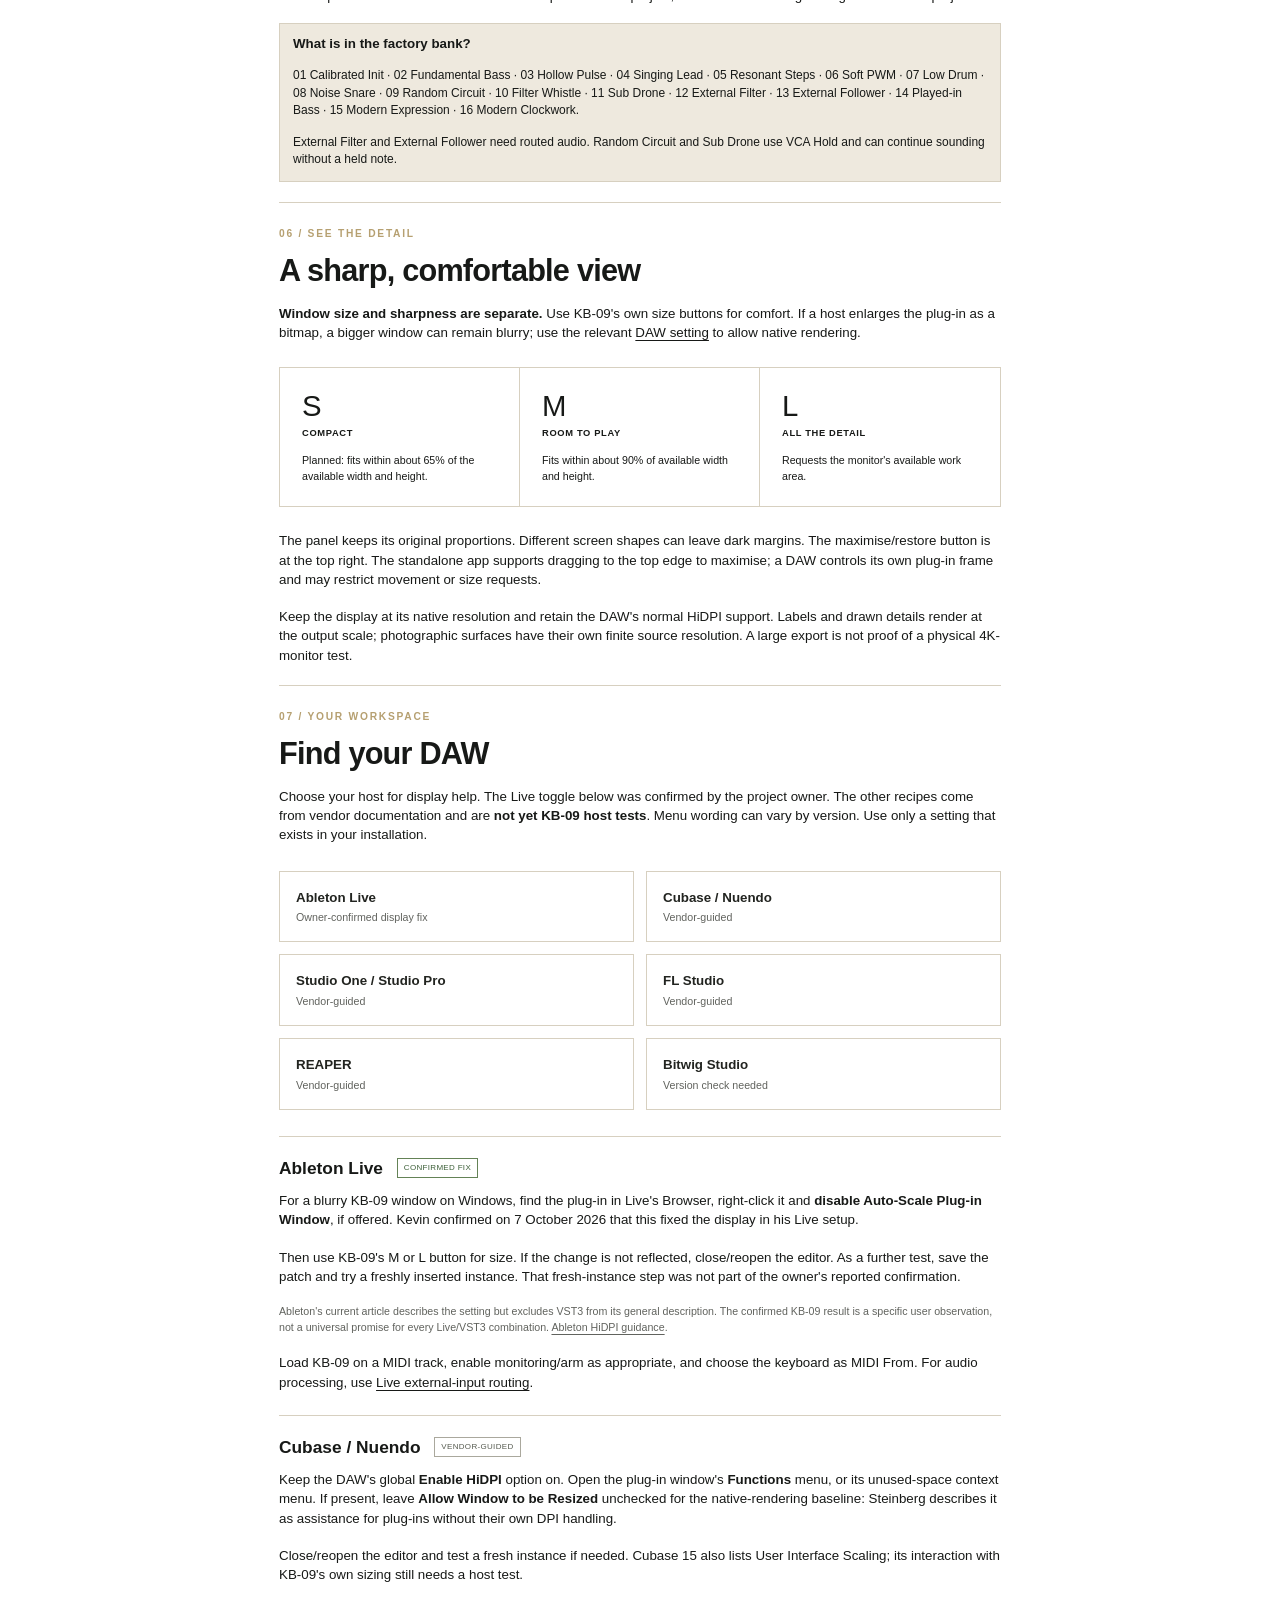
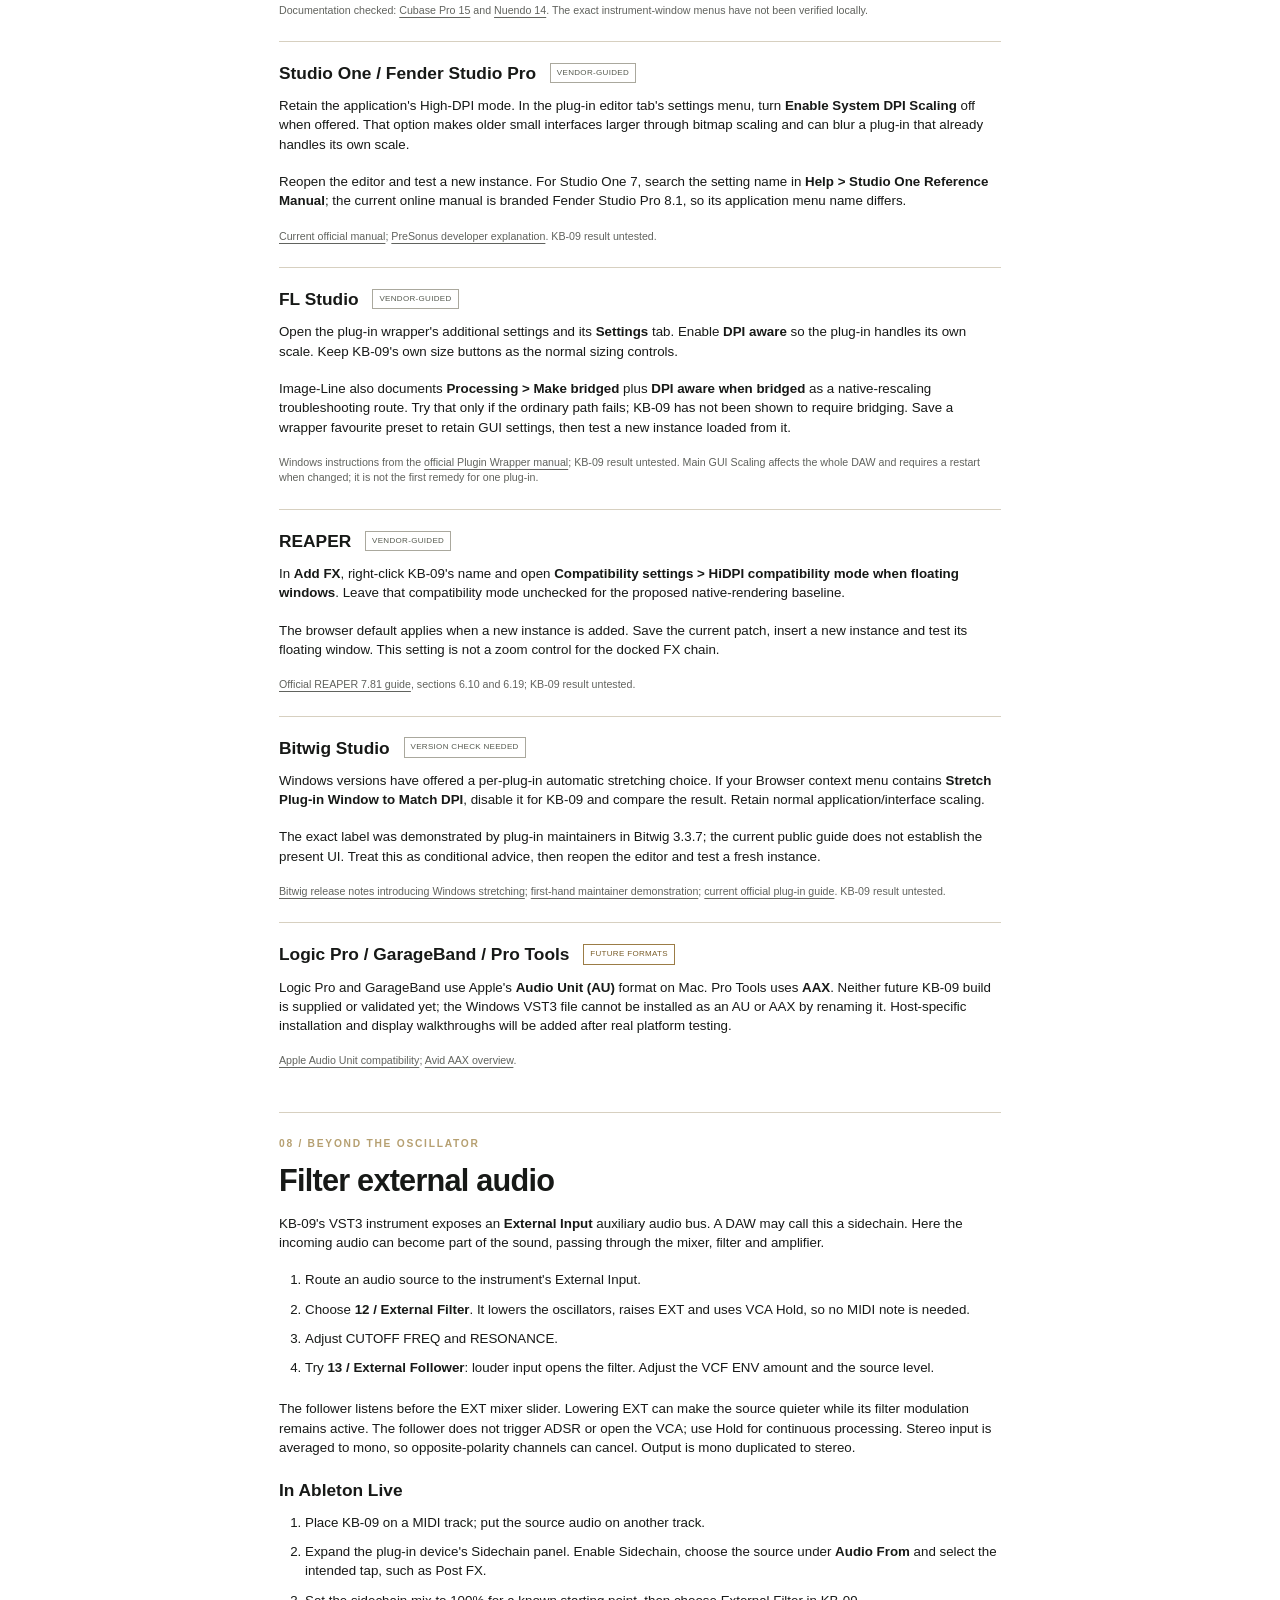
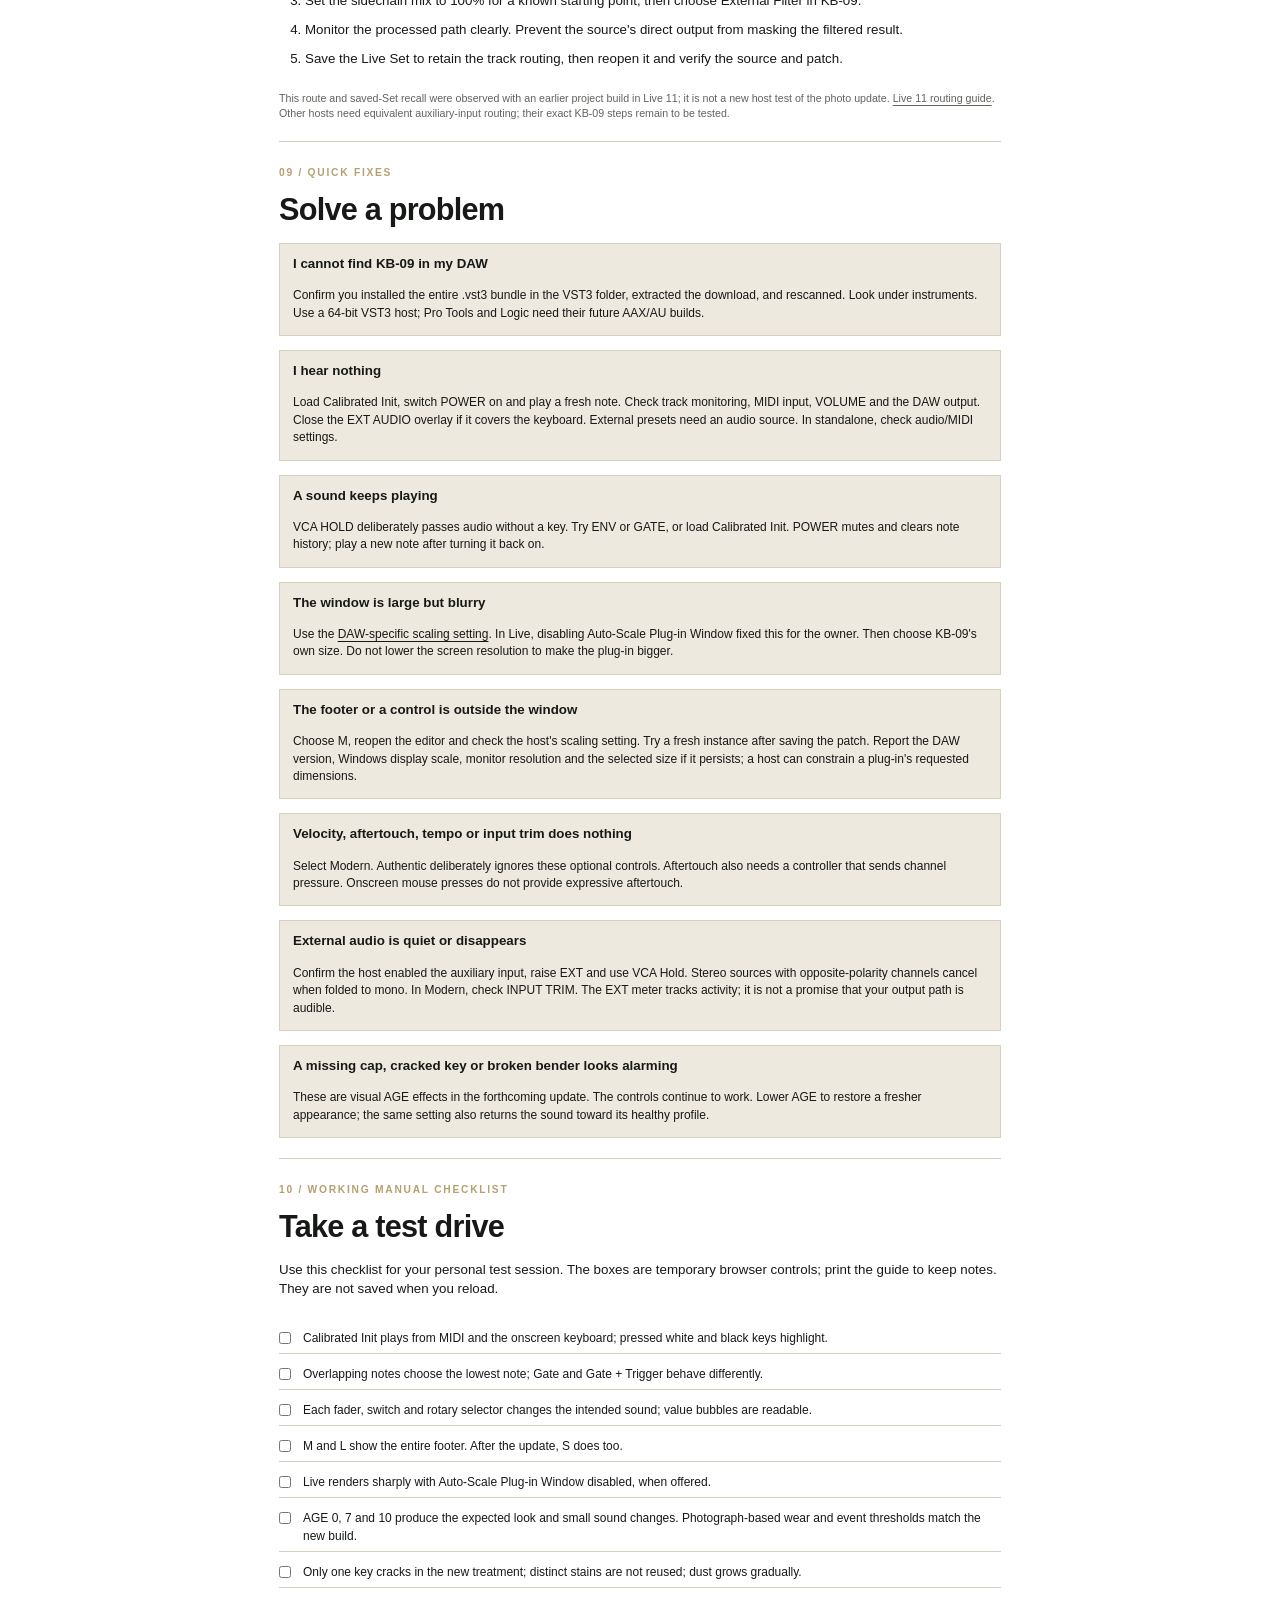
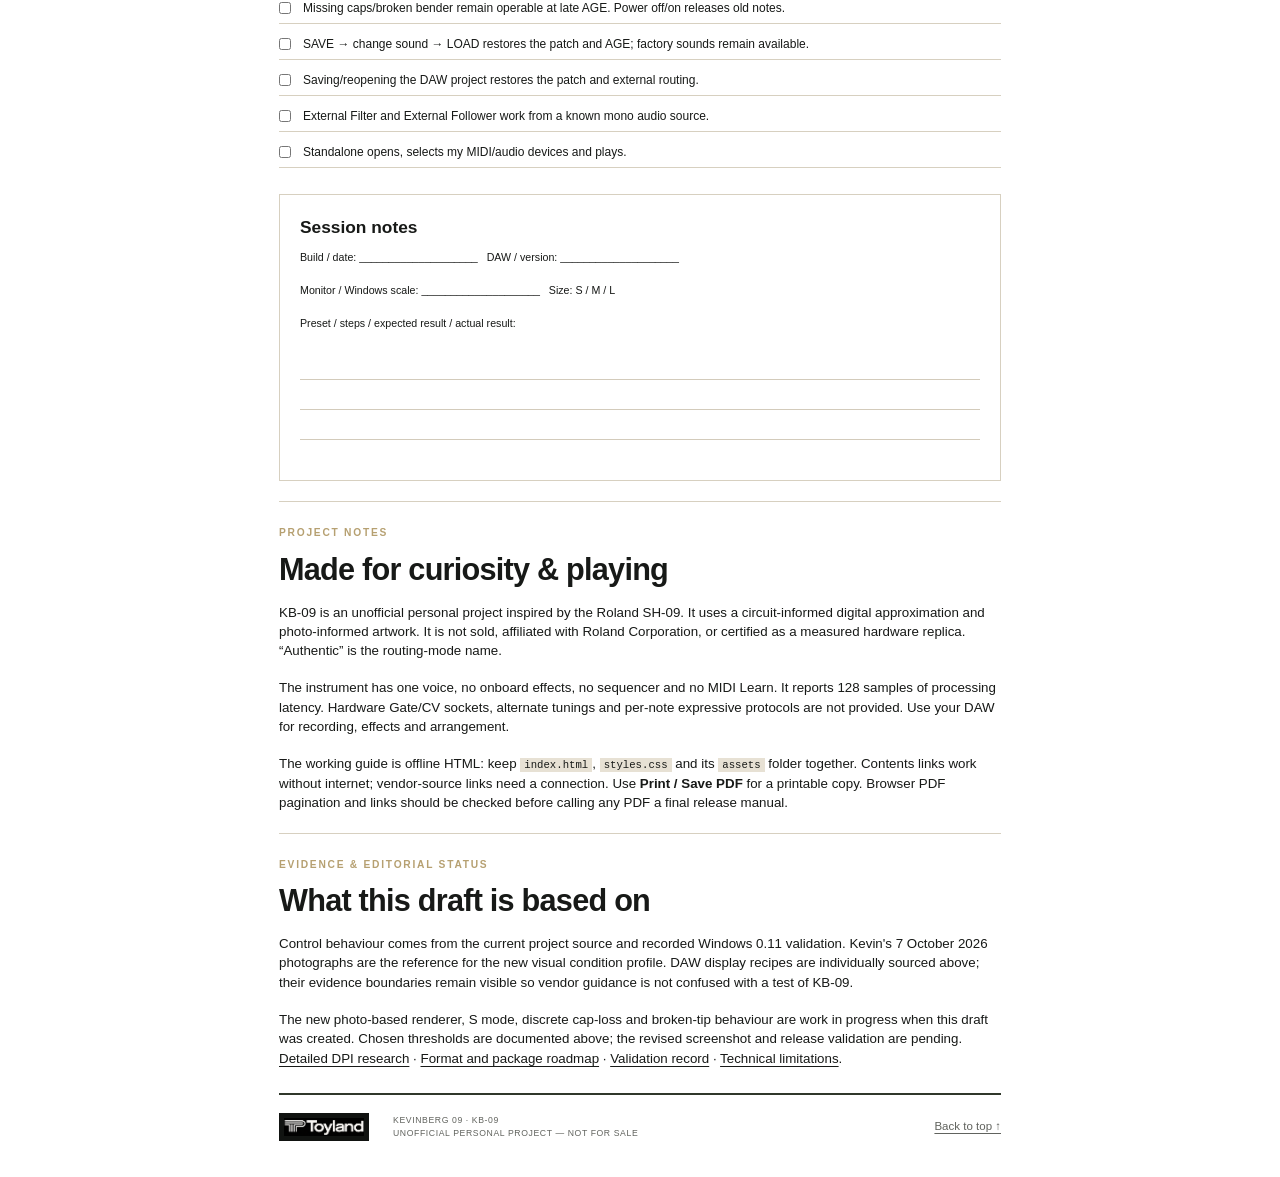
<file: docs/manual/qa/print-preview.html>
<!doctype html>
<html lang="en">
<head>
  <meta charset="utf-8"><base href="../">
  <meta name="viewport" content="width=device-width, initial-scale=1">
  <meta name="description" content="The Toyland KB-09 working user guide: installation, playing, AGE, presets and DAW display settings.">
  <title>Toyland KB-09 — The sound of a life well played</title>
  <style>:root{color-scheme:light;--ink:#222420;--muted:#61635e;--paper:#f4f0e7;--gold:#a27d35;--edge:#d7d0c0;--black:#111311;--focus:#825711;--font:Arial,Helvetica,sans-serif}
*{box-sizing:border-box}html{scroll-behavior:smooth;scroll-padding-top:88px}body{margin:0;background:var(--paper);color:var(--ink);font:17px/1.65 var(--font)}a{color:#76551b;text-underline-offset:3px}a:hover{color:#3e2b0c}a:focus-visible,button:focus-visible,input:focus-visible,summary:focus-visible{outline:3px solid var(--focus);outline-offset:4px}button,input{font:inherit}.skip{position:fixed;z-index:20;left:1rem;top:-5rem;background:white;padding:1rem}.skip:focus{top:1rem}.masthead{background:var(--black);color:#e8e2d3;border-bottom:1px solid #393c34;position:sticky;top:0;z-index:10}.masthead-inner{max-width:1440px;margin:auto;display:flex;align-items:center;gap:1.5rem;padding:19px 36px}.brand{display:block;width:170px;line-height:0}.brand svg{width:100%;height:auto;display:block}.edition{font-size:.72rem;letter-spacing:.08em;margin-left:auto}.print-button{border:1px solid #79745f;background:transparent;color:#e8e2d3;font-size:.72rem;padding:7px 11px;cursor:pointer}.print-button:hover{background:#2a2c24}.layout{max-width:1440px;margin:auto;display:grid;grid-template-columns:246px minmax(0,1fr);gap:42px;padding:34px 36px 60px}.contents{position:sticky;top:102px;align-self:start;max-height:calc(100vh - 124px);overflow:auto;padding:0 10px 10px 0;font-size:.79rem;line-height:1.4}.nav-title{font-size:.65rem;letter-spacing:.17em;font-weight:700;color:var(--muted);margin:.3rem 0 1rem}.contents a{display:block;text-decoration:none;color:#41463c;padding:8px 0}.contents a:hover{color:#76551b;text-decoration:underline}.daw-nav{border-left:1px solid var(--edge);margin:0 0 5px 11px;padding-left:12px;font-size:.73rem}.daw-nav a{padding:4px 0}main{min-width:0;max-width:1030px}.hero{padding:42px 44px 34px;background:var(--black);color:#f0eadc;position:relative;border:1px solid #34382e}.eyebrow,.section-number{font-size:.64rem;font-weight:700;letter-spacing:.17em;margin:0 0 21px;color:#b6a071}.instrument-mark{width:min(100%,570px);height:auto;display:block;margin:0 0 19px}h1{font-size:1.07rem;letter-spacing:.19em;text-transform:uppercase;font-weight:400;margin:0 0 .45rem}.subtitle{font-size:clamp(1.35rem,2.3vw,2rem);line-height:1.28;font-weight:600;max-width:610px;margin:0 0 21px}.intro{max-width:650px;color:#d1cdbf;font-size:.94rem;margin:0 0 27px}.quick-links{display:flex;gap:11px;flex-wrap:wrap}.quick-links a{border:1px solid #6e6b55;color:#f0eadc;text-decoration:none;padding:8px 11px;font-size:.73rem}.quick-links a:hover{background:#32332b}.quick-links span{margin-left:13px}.project-mark{font-size:.53rem;letter-spacing:.08em;color:#aaa893;margin:27px 0 0}.notice,.callout{padding:18px 22px;border:1px solid var(--edge);border-left:4px solid var(--gold);background:#ebe5d7;font-size:.85rem;margin:24px 0}.notice.draft{background:transparent;border-left:4px solid #8e926e}.notice strong,.callout strong{font-weight:700}section:not(.hero){padding-top:48px;margin-top:13px;border-top:1px solid var(--edge)}section> :first-child.section-number{margin-bottom:10px}h2{font-size:clamp(1.7rem,3vw,2.3rem);font-weight:600;line-height:1.2;letter-spacing:-.025em;margin:0 0 24px}h3{font-size:1.12rem;line-height:1.4;font-weight:700;margin:30px 0 10px}h4{font-size:.87rem;letter-spacing:.07em;text-transform:uppercase;margin:0 0 10px}p{margin:0 0 18px}li{margin-bottom:10px}ol,ul{padding-left:26px;margin:0 0 22px}.steps li{padding-left:5px;margin-bottom:15px}strong{font-weight:700}code{font-family:Consolas,"Courier New",monospace;font-size:.86em;background:#e7e1d4;padding:1px 4px;overflow-wrap:anywhere}pre{background:#e7e1d4;border:1px solid var(--edge);padding:15px;white-space:pre-wrap;overflow-wrap:anywhere;line-height:1.4}pre code{padding:0}.table-wrap{overflow-x:auto;margin:22px 0}table{border-collapse:collapse;width:100%;font-size:.85rem;line-height:1.5}th{text-align:left;text-transform:uppercase;letter-spacing:.06em;font-size:.65rem;border-bottom:2px solid var(--ink);padding:10px 12px;background:#e8e2d5}td{vertical-align:top;border-bottom:1px solid var(--edge);padding:15px 12px}td:first-child{font-weight:700}.control-table td:first-child{font-size:.67rem;letter-spacing:.04em;min-width:125px}.control-table td:nth-child(2){width:53%}.lead{font-size:1.32rem;line-height:1.4;color:#7b5e29}.two-col{display:grid;grid-template-columns:1fr 1fr;gap:30px;margin:25px 0}.two-col p{font-size:.9rem}.age-scale{display:grid;grid-template-columns:1fr 1fr 1fr;border-top:4px solid #a3925a;gap:10px;padding:16px 0 20px;margin:27px 0}.age-scale div{display:flex;flex-direction:column}.age-scale b{font-size:2rem;line-height:1.2;font-weight:500;color:#886b32}.age-scale span{font-size:.75rem;color:var(--muted)}.age-scale div:last-child{text-align:right}.age-scale div:nth-child(2){text-align:center}figure{margin:28px 0}figure a{display:block;background:#111311;line-height:0}figure img{display:block;max-width:100%;height:auto}figcaption{font-size:.71rem;color:var(--muted);margin-top:9px;line-height:1.5}.size-cards{display:grid;grid-template-columns:repeat(3,1fr);border:1px solid var(--edge);margin:24px 0}.size-cards>div{padding:22px;border-right:1px solid var(--edge)}.size-cards>div:last-child{border-right:0}.size-cards b{font-size:2rem;line-height:1.1;font-weight:500;display:block}.size-cards span{font-size:.71rem;font-weight:700;letter-spacing:.07em;text-transform:uppercase}.size-cards p{font-size:.8rem;line-height:1.5;margin:11px 0 0}.daw-grid{display:grid;grid-template-columns:repeat(2,1fr);gap:12px;margin:26px 0}.daw-grid a{border:1px solid var(--edge);text-decoration:none;color:var(--ink);padding:16px;font-weight:600}.daw-grid a:hover{border-color:var(--gold);background:#eae3d4}.daw-grid small{display:block;color:var(--muted);font-size:.69rem;font-weight:400;margin-top:3px}.host{padding:18px 0 5px;border-top:1px solid var(--edge);scroll-margin-top:90px}.host h3{margin-top:12px}.badge{display:inline-block;vertical-align:middle;font-size:.53rem;letter-spacing:.04em;line-height:1.3;text-transform:uppercase;border:1px solid #aaa89d;color:#555a4f;padding:4px 6px;margin:0 0 3px 9px;font-weight:400}.badge.confirmed{border-color:#648256;color:#3d6039}.badge.planned{border-color:#9b7c46;color:#795d29}.source-note{font-size:.74rem;color:var(--muted)}details{margin:14px 0;border:1px solid var(--edge);padding:15px 19px;background:#eee9de}summary{font-size:.91rem;font-weight:700;cursor:pointer}details p{font-size:.86rem;margin:14px 0 3px}.checklist{display:grid;gap:12px;margin:25px 0}.checklist label{display:flex;gap:12px;align-items:start;font-size:.87rem;line-height:1.5;padding:9px 0;border-bottom:1px solid var(--edge)}.checklist input{appearance:auto;width:18px;height:18px;flex:0 0 auto;margin:3px 0 0;accent-color:#80682f}.notes-box{border:1px solid var(--edge);padding:20px;margin-top:26px}.notes-box h3{margin:0 0 10px}.notes-box p{font-size:.78rem}.writing-lines{height:120px;background:repeating-linear-gradient(to bottom,transparent 0,transparent 29px,#d3cbbb 29px,#d3cbbb 30px)}.guide-footer{display:flex;gap:24px;align-items:center;flex-wrap:wrap;padding:35px 0 0;border-top:2px solid #30382b;margin-top:40px;color:var(--muted)}.guide-footer svg{width:130px;background:#111311;padding:5px}.guide-footer p{font-size:.6rem;letter-spacing:.07em;line-height:1.5;margin:0}.guide-footer>a{font-size:.72rem;margin-left:auto}
.instrument-mark,.brand svg{mix-blend-mode:screen}
@media(max-width:1050px){.layout{grid-template-columns:190px minmax(0,1fr);gap:25px;padding:25px}.masthead-inner{padding:16px 25px}.hero{padding:32px}.contents{font-size:.73rem}.size-cards>div{padding:16px}.control-table td:first-child{min-width:100px}}
@media(max-width:760px){body{font-size:16px}.masthead{position:static}.masthead-inner{padding:17px 20px;flex-wrap:wrap;gap:11px}.brand{width:140px}.edition{font-size:.6rem}.print-button{margin-left:auto}.layout{display:block;padding:20px}.contents{position:static;max-height:none;border-bottom:1px solid var(--edge);padding:0 0 20px;margin-bottom:22px;display:grid;grid-template-columns:1fr 1fr;gap:0 16px}.contents a{font-size:.72rem;padding:6px 0}.contents .nav-title{grid-column:1/-1}.daw-nav{display:none}.hero{padding:27px 23px}.eyebrow{font-size:.59rem}.subtitle{font-size:1.45rem}.quick-links{gap:8px}.quick-links a{font-size:.67rem}.project-mark{font-size:.47rem}.two-col{grid-template-columns:1fr;gap:10px}.size-cards>div{padding:14px 10px}.size-cards p{font-size:.72rem}.size-cards span{font-size:.62rem}.daw-grid{gap:9px}.daw-grid a{font-size:.85rem;padding:13px}.notice,.callout{padding:15px 17px}.table-wrap{margin-right:-2px}table{min-width:560px}.control-table{min-width:670px}.badge{margin-left:5px;font-size:.47rem}.guide-footer{gap:15px}.guide-footer>a{margin-left:0}.age-scale span{font-size:.66rem}h2{font-size:1.85rem}}
@media(prefers-reduced-motion:reduce){html{scroll-behavior:auto}}
@page{size:A4;margin:18mm 16mm}html{scroll-behavior:auto;scroll-padding:0}body{background:#fff;color:#171917;font-size:10pt;line-height:1.45}.masthead{position:static;border:0;background:#111311;print-color-adjust:exact;-webkit-print-color-adjust:exact}.masthead-inner{padding:10px 15px}.brand{width:120px}.edition{font-size:7pt}.print-button,.contents,.skip{display:none!important}.layout{display:block;max-width:none;padding:0}main{max-width:none}.hero{margin-top:16px;padding:25px;print-color-adjust:exact;-webkit-print-color-adjust:exact}.eyebrow{font-size:7pt;margin-bottom:12px}.instrument-mark{width:390px}.hero h1{font-size:10pt}.subtitle{font-size:22pt}.intro{font-size:10pt;max-width:100%}.quick-links a{font-size:8pt}.project-mark{font-size:5.8pt}section:not(.hero){padding-top:24px;margin-top:20px}h2{font-size:23pt;margin-bottom:15px}h3{font-size:13pt;margin-top:21px}h4{font-size:9pt}h2,h3,h4,summary{break-after:avoid}p,li{orphans:3;widows:3}figure,.age-scale,.size-cards,.daw-grid,.notice,.callout,.notes-box{break-inside:avoid}figure{margin:20px 0}figcaption{font-size:7pt}.notice,.callout{font-size:9pt;padding:12px 15px;margin:18px 0}.two-col{gap:20px}.two-col p{font-size:9.5pt}.age-scale b,.size-cards b{font-size:22pt}.age-scale span,.size-cards p{font-size:8pt}.size-cards span{font-size:7pt}.table-wrap{overflow:visible}table,.control-table{min-width:0;font-size:8.5pt;line-height:1.4}th{font-size:7pt}td,th{padding:8px}tr{break-inside:avoid}.control-table td:first-child{min-width:0;font-size:7pt}.control-table td:nth-child(2){width:52%}thead{display:table-header-group}.host{padding-top:12px}.host h3{margin-top:7px}.host .badge{font-size:6pt}.source-note{font-size:8pt}details{padding:10px 13px;break-inside:avoid}details>p{display:block!important;font-size:9pt}summary{list-style:none;font-size:10pt}.checklist{gap:5px}.checklist label{font-size:9pt;padding:6px 0;break-inside:avoid}.checklist input{width:12px;height:12px}.notes-box p{font-size:8pt}.writing-lines{height:110px}.guide-footer{padding-top:18px;margin-top:25px}.guide-footer svg{width:90px;print-color-adjust:exact;-webkit-print-color-adjust:exact}.guide-footer p{font-size:6.5pt}a{color:inherit;text-decoration:underline}pre,code{font-size:8pt;white-space:pre-wrap}img{max-width:100%}.daw-grid a{font-size:10pt}.daw-grid small{font-size:8pt}body{width:794px;max-width:100%;margin:0 auto;padding:36px} .masthead{position:static}</style>
</head>
<body>
<a class="skip" href="#main">Skip to the guide</a>
<header class="masthead" id="top">
  <div class="masthead-inner">
    <a class="brand" href="#top" aria-label="Toyland KB-09 home">
      <svg viewBox="85 308 722 158" role="img" aria-labelledby="toyland-title"><title id="toyland-title">Toyland</title><image href="assets/marks.png" width="2172" height="724" /></svg>
    </a>
    <span class="edition">Working user guide · 7 October 2026</span>
    <button class="print-button" type="button" onclick="window.print()">Print / Save PDF</button>
  </div>
</header>
<div class="layout">
<nav class="contents" aria-label="Guide contents">
  <p class="nav-title">YOUR KB-09</p>
  <a href="#start">01 · Start playing</a>
  <a href="#install">02 · Install &amp; open</a>
  <a href="#age">03 · Meet AGE</a>
  <a href="#panel">04 · Learn the panel</a>
  <a href="#presets">05 · Save your sounds</a>
  <a href="#display">06 · A sharp, comfortable view</a>
  <a href="#daws">07 · Find your DAW</a>
  <div class="daw-nav"><a href="#live">Ableton Live</a><a href="#cubase">Cubase / Nuendo</a><a href="#studio-one">Studio One / Studio Pro</a><a href="#fl-studio">FL Studio</a><a href="#reaper">REAPER</a><a href="#bitwig">Bitwig Studio</a><a href="#future-hosts">Logic / Pro Tools (future)</a></div>
  <a href="#external">08 · Filter external audio</a>
  <a href="#troubleshooting">09 · Solve a problem</a>
  <a href="#test-drive">10 · Take a test drive</a>
  <a href="#about">About this project</a>
  <a href="#sources">Sources &amp; draft status</a>
</nav>
<main id="main">
<section class="hero" aria-labelledby="title">
  <p class="eyebrow">A PERSONAL SYNTHESIZER PROJECT</p>
  <svg class="instrument-mark" viewBox="846 308 1253 158" role="img" aria-labelledby="instrument-title"><title id="instrument-title">KEVINBERG 09 · KB-09</title><image href="assets/marks.png" width="2172" height="724" /></svg>
  <h1 id="title">Toyland KB-09</h1>
  <p class="subtitle">AGE — the sound of a life well played.</p>
  <p class="intro">One voice. A hands-on panel. A character you can take from fresh and clean to dusty, yellowed and well loved. This guide gets you playing, then helps you explore.</p>
  <div class="quick-links"><a href="#start">Play your first sound <span aria-hidden="true">↗</span></a><a href="#age">Explore AGE <span aria-hidden="true">↗</span></a><a href="#daws">Choose your DAW <span aria-hidden="true">↗</span></a></div>
  <p class="project-mark">UNOFFICIAL PERSONAL PROJECT — NOT AFFILIATED WITH ROLAND CORPORATION — NOT FOR SALE</p>
</section>
<aside class="notice draft"><strong>This is a working manual.</strong> The validated installed checkpoint is Windows 0.11.0. The photo-based appearance update and S size described below are being developed; their final screenshots and thresholds will be checked against the next build before release. AU and AAX are future formats, not included downloads.</aside>

<section id="start">
  <p class="section-number">01 / FIRST SOUND</p><h2>Start playing in a minute</h2>
  <ol class="steps"><li><a href="#install">Install the Windows VST3</a>, then load <strong>Toyland KB-09</strong> on an instrument or MIDI track.</li><li>Choose <strong>01 / Calibrated Init</strong> in the preset field along the top.</li><li>Turn down your listening level, enable the track's MIDI monitoring and play a MIDI keyboard. You can also click KB-09's keys.</li><li>Move <strong>CUTOFF FREQ</strong> to hear the sound darken or brighten. Add a little <strong>RESONANCE</strong> for a stronger filter peak.</li><li>Try <strong>02 / Fundamental Bass</strong> or <strong>04 / Singing Lead</strong>, then <a href="#presets">save a sound of your own</a>.</li></ol>
  <p>KB-09 is <strong>monophonic</strong>: it plays one note at a time, with the lowest held note taking priority. Overlapping notes and the envelope trigger switch shape its legato behaviour. Pressed onscreen keys are highlighted; an amber marker identifies the effective note.</p>
  <div class="callout"><strong>No DAW? Use the standalone app.</strong> <code>Toyland KB-09.exe</code> is a complete playable virtual synth. Choose your audio output and MIDI input in its audio/MIDI settings, then select a preset and play. It does not record a song or replace a DAW.</div>
</section>

<section id="install">
  <p class="section-number">02 / SETUP</p><h2>Install &amp; open</h2>
  <h3>Windows VST3</h3>
  <ol><li>Extract the supplied download folder first. Locate the <strong>entire</strong> <code>Toyland KB-09.vst3</code> bundle. On Windows this may look like a folder.</li><li>Copy that bundle, including its <code>Contents</code> folder, to:<pre><code>C:\Program Files\Common Files\VST3\</code></pre>Windows may ask for administrator permission when copying into Program Files.</li><li>Open your DAW and rescan VST3 plug-ins if KB-09 does not appear. Select it as an <strong>instrument</strong>, then enable MIDI monitoring.</li></ol>
  <p>Use a 64-bit Windows DAW with VST3 support. Do not copy only the inner module, rename the bundle or place two versions of KB-09 in scanned locations. The earlier SH-09 development name shares its identity; keep any backup outside DAW plug-in folders.</p>
  <h3>Standalone</h3>
  <p>Keep <code>Toyland KB-09.exe</code> in a convenient folder and open it directly. Its panel and factory sounds are embedded; no separate graphics installation is needed. Select the correct audio device and MIDI keyboard in the standalone settings. If another app is using an exclusive audio driver, close that app or choose a shared device.</p>
  <h3>Which file do I need?</h3>
  <div class="table-wrap"><table><thead><tr><th>Format</th><th>Use it for</th><th>Availability</th></tr></thead><tbody><tr><td>VST3</td><td>A compatible Windows DAW, including Live</td><td>Current Windows build</td></tr><tr><td>Standalone EXE</td><td>Playing without a DAW</td><td>Current Windows build</td></tr><tr><td>AU — Audio Unit</td><td>Mac hosts such as Logic Pro and GarageBand</td><td>Planned; needs a Mac build and testing</td></tr><tr><td>AAX Native</td><td>Pro Tools on Windows or Mac</td><td>Planned; needs its own SDK, signing route and host testing</td></tr></tbody></table></div>
  <p>You do not need AU on Windows. A future Mac download will be a separate package. The proposed release plan is VST3 first, then tested AU/macOS and AAX builds using the same sound engine. See <a href="reference/FORMAT_ROADMAP.md">the format roadmap</a>.</p>
</section>

<section id="age">
  <p class="section-number">03 / CHARACTER</p><h2>Meet AGE</h2>
  <p class="lead">Turn the years with one control.</p>
  <p><strong>CONDITION / AGE</strong> lives below the instrument. At <strong>0</strong> it selects the healthy calibration profile. Turn it up to explore a more played-in instrument, then turn it back whenever you like. AGE is saved with your sound and works in both Authentic and Modern modes.</p>
  <div class="age-scale" aria-label="AGE reference: 0 fresh, 7 personal reference instrument, 10 heavily worn"><div><b>0</b><span>Fresh</span></div><div><b>7</b><span>Kevin's SH-09 reference</span></div><div><b>10</b><span>Further worn</span></div></div>
  <p>The new visual reference is Kevin's own SH-09, photographed from several angles. Its dust gathers in slider openings, around knob skirts and in grip ribs. Keys are warm ivory, printing is discoloured, and exposed areas of the painted panel show brown corrosion. Screw heads have a dull metallic appearance. Photographs guide the look; they do not establish each part's alloy.</p>
  <h3>What changes?</h3>
  <div class="two-col"><div><h4>Appearance</h4><p>Yellowing, dust, dulling and tarnish build gradually. Distinct stains appear separately and keep their shape once present. One key receives a new photo-informed crack that can extend a little. Late wear can remove a cap or two and break the bender tip, revealing the shapes seen in the reference photographs.</p><p>The envelope-section coffee stain is retained. The replacement volume knob, bunny sticker and taped waveform markings are excluded.</p></div><div><h4>Sound</h4><p>AGE makes small, deterministic changes to pitch calibration, filter tuning/resonance and envelope timing. It does not add random crackles, mute a damaged control or make a key stop playing. A missing cap or broken tip is cosmetic: the control keeps working.</p><p>It is a creative condition profile, not a simulation of elapsed years or measured component deterioration.</p></div></div>
  <div class="table-wrap"><table><thead><tr><th>Displayed AGE</th><th>New appearance event</th></tr></thead><tbody><tr><td>5.6</td><td>One photo-informed hairline crack appears on MIDI note 60 (middle C when C4 = MIDI 60), then can lengthen slightly.</td></tr><tr><td>6.4</td><td>The VCO mixer fader loses its cap, revealing its metal post.</td></tr><tr><td>7</td><td>The overall condition is referenced to Kevin's photographed SH-09.</td></tr><tr><td>8.8</td><td>The RELEASE fader loses its cap.</td></tr><tr><td>9.2</td><td>The bender tip breaks, leaving the photographed style of broken sector.</td></tr></tbody></table></div>
  <aside class="notice"><strong>Photo update in progress:</strong> these are the chosen renderer thresholds for the forthcoming build and await compiled-picture verification. The installed 0.11 checkpoint retains every cap and has the earlier wear treatment. Crossing a threshold backwards restores the earlier condition; AGE is repeatable, not a record of permanent damage.</aside>
  <h3>Try this</h3><p>Save a favourite patch. Hold one note and move AGE from 0 to 7, then to 10. Compare the subtle sound changes and inspect the panel at L size. Load your saved patch to return to the starting point. For a more obvious sound change, try the filter and envelope controls while keeping AGE fixed.</p>
</section>

<section id="panel">
  <p class="section-number">04 / HANDS ON</p><h2>Learn the panel</h2>
  <figure><a href="assets/panel-0.11.png"><img src="assets/panel-0.11.png" alt="The compiled KB-09 0.11 panel, with Modulator, VCO, Sub Oscillator, Audio Mixer, VCF, VCA and Envelope across the top; the performance bay at lower left; keyboard below; utility controls in the footer." width="2880" height="1620" loading="lazy"></a><figcaption>Compiled 0.11 editor reference. Click for the full image. The photo-based control and wear update will replace this picture after validation.</figcaption></figure>
  <p>Drag sliders vertically; drag a knob vertically or horizontally. Hover or drag to read its value bubble. Most sound controls use a <strong>0–10</strong> display; TUNE displays cents. Double-click a continuous control to return to its default. Click or drag the ridged switches, or click their adjacent labels. Focused switches also accept arrow keys, Home and End.</p>
  <div class="table-wrap"><table class="control-table"><thead><tr><th>Section</th><th>What it does</th><th>A first experiment</th></tr></thead><tbody>
  <tr><td>MODULATOR</td><td>The low-frequency oscillator (LFO) moves pitch, filter or pulse width. Select sine, square or random/sample-and-hold; RATE sets speed and DELAY TIME delays its note-triggered modulation rise.</td><td>Add a little VCO MOD for vibrato. PWM uses the undelayed sine LFO.</td></tr>
  <tr><td>VCO</td><td>The main oscillator selects noise, saw, square or variable pulse. RANGE changes octave; TUNE adjusts fine pitch. PULSE WIDTH MOD selects LFO, Manual or Envelope.</td><td>Select variable pulse, then raise PULSE WIDTH in Manual mode.</td></tr>
  <tr><td>SUB OSC</td><td>A divider adds a square one octave down, square two octaves down, or narrow pulse two octaves down.</td><td>Raise SUB OSC in the mixer for a heavier bass.</td></tr>
  <tr><td>AUDIO MIXER</td><td>Balances VCO, SUB OSC and the external audio input.</td><td>Lower VCO and raise SUB to hear the divider on its own.</td></tr>
  <tr><td>VCF</td><td>The low-pass filter removes upper frequencies. CUTOFF sets brightness; RESONANCE emphasizes the cutoff region. MOD adds LFO motion; ENV adds positive envelope, inverted envelope or external-follower motion.</td><td>Lower cutoff, add ENV and use a short DECAY for a plucked tone.</td></tr>
  <tr><td>VCA</td><td>HOLD passes sound continuously; ENV shapes level with ADSR; GATE follows held notes.</td><td>Use ENV for expressive note shapes. HOLD can keep sounding after keys are released.</td></tr>
  <tr><td>ENVELOPE</td><td>A = rise time; D = fall to sustain; S = held level; R = fade after release. Gate + Trigger re-attacks when the effective note changes; Gate supports legato; LFO provides cyclic triggering while a note is selected.</td><td>Increase A and R for a soft entrance and tail.</td></tr>
  <tr><td>PERFORMANCE BAY</td><td>VOLUME sets output level; PORTAMENTO glides between pitches. The bender returns to centre; its VCO and VCF sliders set separate sensitivities. POWER mutes the instrument.</td><td>Add portamento and overlap two notes. Play a fresh note after turning power back on.</td></tr>
  </tbody></table></div>
  <h3>Authentic &amp; Modern</h3>
  <p><strong>Authentic</strong> keeps the original-style routing and ignores the optional velocity, aftertouch, LFO tempo-sync and input-trim settings. Those controls dim. <strong>Modern</strong> enables them: velocity controls level, channel aftertouch opens the filter, TEMPO syncs the LFO, and INPUT TRIM adjusts external input by ±24 dB. Return to Modern to use their retained settings.</p>
  <p>Modern provides deeper maximum LFO modulation: ±36 semitones for VCO pitch and ±8 octaves for the VCF, compared with Authentic's ±12 semitones and ±5 octaves. These are software design ranges. Modern sounds saved before 0.11 with nonzero MOD can sound deeper after upgrading. The bender sensitivities are separate.</p>
  <p>The header's <strong>ENV</strong> and <strong>EXT</strong> indicators show envelope/follower activity. <strong>EXT AUDIO</strong> opens a routing reminder over the keyboard; click it again to close.</p>
</section>

<section id="presets">
  <p class="section-number">05 / YOUR SOUNDS</p><h2>Save your sounds</h2>
  <ol><li>Adjust the panel, including AGE and the Authentic/Modern choice.</li><li>Click <strong>SAVE</strong>, choose a location you can find again and give the sound a name. KB-09 writes a <code>.kb09</code> file.</li><li>To recall it, click <strong>LOAD</strong> and select that file. Compatible earlier <code>.sh09state</code> files also load.</li></ol>
  <p>The loaded filename appears in the preset field. The sixteen factory presets remain available; selecting one recalls its original settings. Save your edits before choosing another sound. Cancelling a file dialog or rejecting an invalid preset leaves the current sound unchanged.</p>
  <p>A preset saves the sound parameters, including AGE. It does not save held notes, the current envelope position, power or window placement. Your DAW also saves the patch with its project; external track routing belongs to that DAW project.</p>
  <details open><summary>What is in the factory bank?</summary><p>01 Calibrated Init · 02 Fundamental Bass · 03 Hollow Pulse · 04 Singing Lead · 05 Resonant Steps · 06 Soft PWM · 07 Low Drum · 08 Noise Snare · 09 Random Circuit · 10 Filter Whistle · 11 Sub Drone · 12 External Filter · 13 External Follower · 14 Played-in Bass · 15 Modern Expression · 16 Modern Clockwork.</p><p>External Filter and External Follower need routed audio. Random Circuit and Sub Drone use VCA Hold and can continue sounding without a held note.</p></details>
</section>

<section id="display">
  <p class="section-number">06 / SEE THE DETAIL</p><h2>A sharp, comfortable view</h2>
  <p><strong>Window size and sharpness are separate.</strong> Use KB-09's own size buttons for comfort. If a host enlarges the plug-in as a bitmap, a bigger window can remain blurry; use the relevant <a href="#daws">DAW setting</a> to allow native rendering.</p>
  <div class="size-cards"><div><b>S</b><span>Compact</span><p>Planned: fits within about 65% of the available width and height.</p></div><div><b>M</b><span>Room to play</span><p>Fits within about 90% of available width and height.</p></div><div><b>L</b><span>All the detail</span><p>Requests the monitor's available work area.</p></div></div>
  <p>The panel keeps its original proportions. Different screen shapes can leave dark margins. The maximise/restore button is at the top right. The standalone app supports dragging to the top edge to maximise; a DAW controls its own plug-in frame and may restrict movement or size requests.</p>
  <p>Keep the display at its native resolution and retain the DAW's normal HiDPI support. Labels and drawn details render at the output scale; photographic surfaces have their own finite source resolution. A large export is not proof of a physical 4K-monitor test.</p>
</section>

<section id="daws">
  <p class="section-number">07 / YOUR WORKSPACE</p><h2>Find your DAW</h2>
  <p>Choose your host for display help. The Live toggle below was confirmed by the project owner. The other recipes come from vendor documentation and are <strong>not yet KB-09 host tests</strong>. Menu wording can vary by version. Use only a setting that exists in your installation.</p>
  <div class="daw-grid"><a href="#live">Ableton Live <small>Owner-confirmed display fix</small></a><a href="#cubase">Cubase / Nuendo <small>Vendor-guided</small></a><a href="#studio-one">Studio One / Studio Pro <small>Vendor-guided</small></a><a href="#fl-studio">FL Studio <small>Vendor-guided</small></a><a href="#reaper">REAPER <small>Vendor-guided</small></a><a href="#bitwig">Bitwig Studio <small>Version check needed</small></a></div>
  <article id="live" class="host"><h3>Ableton Live <span class="badge confirmed">Confirmed fix</span></h3>
    <p>For a blurry KB-09 window on Windows, find the plug-in in Live's Browser, right-click it and <strong>disable Auto-Scale Plug-in Window</strong>, if offered. Kevin confirmed on 7 October 2026 that this fixed the display in his Live setup.</p>
    <p>Then use KB-09's M or L button for size. If the change is not reflected, close/reopen the editor. As a further test, save the patch and try a freshly inserted instance. That fresh-instance step was not part of the owner's reported confirmation.</p>
    <p class="source-note">Ableton's current article describes the setting but excludes VST3 from its general description. The confirmed KB-09 result is a specific user observation, not a universal promise for every Live/VST3 combination. <a href="https://help.ableton.com/hc/en-us/articles/209775985-High-DPI-monitor-support">Ableton HiDPI guidance</a>.</p>
    <p>Load KB-09 on a MIDI track, enable monitoring/arm as appropriate, and choose the keyboard as MIDI From. For audio processing, use <a href="#external-live">Live external-input routing</a>.</p>
  </article>
  <article id="cubase" class="host"><h3>Cubase / Nuendo <span class="badge">Vendor-guided</span></h3>
    <p>Keep the DAW's global <strong>Enable HiDPI</strong> option on. Open the plug-in window's <strong>Functions</strong> menu, or its unused-space context menu. If present, leave <strong>Allow Window to be Resized</strong> unchecked for the native-rendering baseline: Steinberg describes it as assistance for plug-ins without their own DPI handling.</p>
    <p>Close/reopen the editor and test a fresh instance if needed. Cubase 15 also lists User Interface Scaling; its interaction with KB-09's own sizing still needs a host test.</p>
    <p class="source-note">Documentation checked: <a href="https://www.steinberg.help/r/cubase-pro/15.0/en/cubase_nuendo/topics/audio_effects/audio_effects_control_panel_context_menu_r.html">Cubase Pro 15</a> and <a href="https://www.steinberg.help/r/nuendo/14.0/en/cubase_nuendo/topics/audio_effects/audio_effects_control_panel_context_menu_r.html">Nuendo 14</a>. The exact instrument-window menus have not been verified locally.</p>
  </article>
  <article id="studio-one" class="host"><h3>Studio One / Fender Studio Pro <span class="badge">Vendor-guided</span></h3>
    <p>Retain the application's High-DPI mode. In the plug-in editor tab's settings menu, turn <strong>Enable System DPI Scaling</strong> off when offered. That option makes older small interfaces larger through bitmap scaling and can blur a plug-in that already handles its own scale.</p>
    <p>Reopen the editor and test a new instance. For Studio One 7, search the setting name in <strong>Help &gt; Studio One Reference Manual</strong>; the current online manual is branded Fender Studio Pro 8.1, so its application menu name differs.</p>
    <p class="source-note"><a href="https://fenderstudiopromanual.fender.com/en/Content/Setup_Topics/General_Options.htm">Current official manual</a>; <a href="https://presonus.software/developer/technical-note-system-dpi-scaling.pdf">PreSonus developer explanation</a>. KB-09 result untested.</p>
  </article>
  <article id="fl-studio" class="host"><h3>FL Studio <span class="badge">Vendor-guided</span></h3>
    <p>Open the plug-in wrapper's additional settings and its <strong>Settings</strong> tab. Enable <strong>DPI aware</strong> so the plug-in handles its own scale. Keep KB-09's own size buttons as the normal sizing controls.</p>
    <p>Image-Line also documents <strong>Processing &gt; Make bridged</strong> plus <strong>DPI aware when bridged</strong> as a native-rescaling troubleshooting route. Try that only if the ordinary path fails; KB-09 has not been shown to require bridging. Save a wrapper favourite preset to retain GUI settings, then test a new instance loaded from it.</p>
    <p class="source-note">Windows instructions from the <a href="https://www.image-line.com/fl-studio-learning/fl-studio-online-manual/html/plugins/wrapper.htm">official Plugin Wrapper manual</a>; KB-09 result untested. Main GUI Scaling affects the whole DAW and requires a restart when changed; it is not the first remedy for one plug-in.</p>
  </article>
  <article id="reaper" class="host"><h3>REAPER <span class="badge">Vendor-guided</span></h3>
    <p>In <strong>Add FX</strong>, right-click KB-09's name and open <strong>Compatibility settings &gt; HiDPI compatibility mode when floating windows</strong>. Leave that compatibility mode unchecked for the proposed native-rendering baseline.</p>
    <p>The browser default applies when a new instance is added. Save the current patch, insert a new instance and test its floating window. This setting is not a zoom control for the docked FX chain.</p>
    <p class="source-note"><a href="https://www.reaper.fm/userguide/ReaperUserGuide781c.pdf">Official REAPER 7.81 guide</a>, sections 6.10 and 6.19; KB-09 result untested.</p>
  </article>
  <article id="bitwig" class="host"><h3>Bitwig Studio <span class="badge">Version check needed</span></h3>
    <p>Windows versions have offered a per-plug-in automatic stretching choice. If your Browser context menu contains <strong>Stretch Plug-in Window to Match DPI</strong>, disable it for KB-09 and compare the result. Retain normal application/interface scaling.</p>
    <p>The exact label was demonstrated by plug-in maintainers in Bitwig 3.3.7; the current public guide does not establish the present UI. Treat this as conditional advice, then reopen the editor and test a fresh instance.</p>
    <p class="source-note"><a href="https://downloads.bitwig.com/stable/2.5.1/Release-Notes-2.5.1.html">Bitwig release notes introducing Windows stretching</a>; <a href="https://soniccharge.com/forum/topic/1856-hidpi-display">first-hand maintainer demonstration</a>; <a href="https://www.bitwig.com/userguide/latest/vst_plug-in_handling_and_options/">current official plug-in guide</a>. KB-09 result untested.</p>
  </article>
  <article id="future-hosts" class="host"><h3>Logic Pro / GarageBand / Pro Tools <span class="badge planned">Future formats</span></h3><p>Logic Pro and GarageBand use Apple's <strong>Audio Unit (AU)</strong> format on Mac. Pro Tools uses <strong>AAX</strong>. Neither future KB-09 build is supplied or validated yet; the Windows VST3 file cannot be installed as an AU or AAX by renaming it. Host-specific installation and display walkthroughs will be added after real platform testing.</p><p class="source-note"><a href="https://support.apple.com/en-gb/102082">Apple Audio Unit compatibility</a>; <a href="https://developer.avid.com/aax/">Avid AAX overview</a>.</p></article>
</section>

<section id="external">
  <p class="section-number">08 / BEYOND THE OSCILLATOR</p><h2>Filter external audio</h2>
  <p>KB-09's VST3 instrument exposes an <strong>External Input</strong> auxiliary audio bus. A DAW may call this a sidechain. Here the incoming audio can become part of the sound, passing through the mixer, filter and amplifier.</p>
  <ol><li>Route an audio source to the instrument's External Input.</li><li>Choose <strong>12 / External Filter</strong>. It lowers the oscillators, raises EXT and uses VCA Hold, so no MIDI note is needed.</li><li>Adjust CUTOFF FREQ and RESONANCE.</li><li>Try <strong>13 / External Follower</strong>: louder input opens the filter. Adjust the VCF ENV amount and the source level.</li></ol>
  <p>The follower listens before the EXT mixer slider. Lowering EXT can make the source quieter while its filter modulation remains active. The follower does not trigger ADSR or open the VCA; use Hold for continuous processing. Stereo input is averaged to mono, so opposite-polarity channels can cancel. Output is mono duplicated to stereo.</p>
  <h3 id="external-live">In Ableton Live</h3>
  <ol><li>Place KB-09 on a MIDI track; put the source audio on another track.</li><li>Expand the plug-in device's Sidechain panel. Enable Sidechain, choose the source under <strong>Audio From</strong> and select the intended tap, such as Post FX.</li><li>Set the sidechain mix to 100% for a known starting point, then choose External Filter in KB-09.</li><li>Monitor the processed path clearly. Prevent the source's direct output from masking the filtered result.</li><li>Save the Live Set to retain the track routing, then reopen it and verify the source and patch.</li></ol>
  <p class="source-note">This route and saved-Set recall were observed with an earlier project build in Live 11; it is not a new host test of the photo update. <a href="https://www.ableton.com/en/live-manual/11/routing-and-i-o/#feeding-sidechain-inputs">Live 11 routing guide</a>. Other hosts need equivalent auxiliary-input routing; their exact KB-09 steps remain to be tested.</p>
</section>

<section id="troubleshooting">
  <p class="section-number">09 / QUICK FIXES</p><h2>Solve a problem</h2>
  <details open><summary>I cannot find KB-09 in my DAW</summary><p>Confirm you installed the entire .vst3 bundle in the VST3 folder, extracted the download, and rescanned. Look under instruments. Use a 64-bit VST3 host; Pro Tools and Logic need their future AAX/AU builds.</p></details>
  <details open><summary>I hear nothing</summary><p>Load Calibrated Init, switch POWER on and play a fresh note. Check track monitoring, MIDI input, VOLUME and the DAW output. Close the EXT AUDIO overlay if it covers the keyboard. External presets need an audio source. In standalone, check audio/MIDI settings.</p></details>
  <details open><summary>A sound keeps playing</summary><p>VCA HOLD deliberately passes audio without a key. Try ENV or GATE, or load Calibrated Init. POWER mutes and clears note history; play a new note after turning it back on.</p></details>
  <details open><summary>The window is large but blurry</summary><p>Use the <a href="#daws">DAW-specific scaling setting</a>. In Live, disabling Auto-Scale Plug-in Window fixed this for the owner. Then choose KB-09's own size. Do not lower the screen resolution to make the plug-in bigger.</p></details>
  <details open><summary>The footer or a control is outside the window</summary><p>Choose M, reopen the editor and check the host's scaling setting. Try a fresh instance after saving the patch. Report the DAW version, Windows display scale, monitor resolution and the selected size if it persists; a host can constrain a plug-in's requested dimensions.</p></details>
  <details open><summary>Velocity, aftertouch, tempo or input trim does nothing</summary><p>Select Modern. Authentic deliberately ignores these optional controls. Aftertouch also needs a controller that sends channel pressure. Onscreen mouse presses do not provide expressive aftertouch.</p></details>
  <details open><summary>External audio is quiet or disappears</summary><p>Confirm the host enabled the auxiliary input, raise EXT and use VCA Hold. Stereo sources with opposite-polarity channels cancel when folded to mono. In Modern, check INPUT TRIM. The EXT meter tracks activity; it is not a promise that your output path is audible.</p></details>
  <details open><summary>A missing cap, cracked key or broken bender looks alarming</summary><p>These are visual AGE effects in the forthcoming update. The controls continue to work. Lower AGE to restore a fresher appearance; the same setting also returns the sound toward its healthy profile.</p></details>
</section>

<section id="test-drive">
  <p class="section-number">10 / WORKING MANUAL CHECKLIST</p><h2>Take a test drive</h2>
  <p>Use this checklist for your personal test session. The boxes are temporary browser controls; print the guide to keep notes. They are not saved when you reload.</p>
  <form class="checklist"><label><input type="checkbox"> Calibrated Init plays from MIDI and the onscreen keyboard; pressed white and black keys highlight.</label><label><input type="checkbox"> Overlapping notes choose the lowest note; Gate and Gate + Trigger behave differently.</label><label><input type="checkbox"> Each fader, switch and rotary selector changes the intended sound; value bubbles are readable.</label><label><input type="checkbox"> M and L show the entire footer. After the update, S does too.</label><label><input type="checkbox"> Live renders sharply with Auto-Scale Plug-in Window disabled, when offered.</label><label><input type="checkbox"> AGE 0, 7 and 10 produce the expected look and small sound changes. Photograph-based wear and event thresholds match the new build.</label><label><input type="checkbox"> Only one key cracks in the new treatment; distinct stains are not reused; dust grows gradually.</label><label><input type="checkbox"> Missing caps/broken bender remain operable at late AGE. Power off/on releases old notes.</label><label><input type="checkbox"> SAVE → change sound → LOAD restores the patch and AGE; factory sounds remain available.</label><label><input type="checkbox"> Saving/reopening the DAW project restores the patch and external routing.</label><label><input type="checkbox"> External Filter and External Follower work from a known mono audio source.</label><label><input type="checkbox"> Standalone opens, selects my MIDI/audio devices and plays.</label></form>
  <div class="notes-box"><h3>Session notes</h3><p>Build / date: ____________________ &nbsp; DAW / version: ____________________</p><p>Monitor / Windows scale: ____________________ &nbsp; Size: S / M / L</p><p>Preset / steps / expected result / actual result:</p><div class="writing-lines" aria-hidden="true"></div></div>
</section>

<section id="about"><p class="section-number">PROJECT NOTES</p><h2>Made for curiosity &amp; playing</h2><p>KB-09 is an unofficial personal project inspired by the Roland SH-09. It uses a circuit-informed digital approximation and photo-informed artwork. It is not sold, affiliated with Roland Corporation, or certified as a measured hardware replica. “Authentic” is the routing-mode name.</p><p>The instrument has one voice, no onboard effects, no sequencer and no MIDI Learn. It reports 128 samples of processing latency. Hardware Gate/CV sockets, alternate tunings and per-note expressive protocols are not provided. Use your DAW for recording, effects and arrangement.</p><p>The working guide is offline HTML: keep <code>index.html</code>, <code>styles.css</code> and its <code>assets</code> folder together. Contents links work without internet; vendor-source links need a connection. Use <strong>Print / Save PDF</strong> for a printable copy. Browser PDF pagination and links should be checked before calling any PDF a final release manual.</p></section>

<section id="sources"><p class="section-number">EVIDENCE &amp; EDITORIAL STATUS</p><h2>What this draft is based on</h2><p>Control behaviour comes from the current project source and recorded Windows 0.11 validation. Kevin's 7 October 2026 photographs are the reference for the new visual condition profile. DAW display recipes are individually sourced above; their evidence boundaries remain visible so vendor guidance is not confused with a test of KB-09.</p><p>The new photo-based renderer, S mode, discrete cap-loss and broken-tip behaviour are work in progress when this draft was created. Chosen thresholds are documented above; the revised screenshot and release validation are pending. <a href="reference/MANUAL_DPI_RESEARCH.md">Detailed DPI research</a> · <a href="reference/FORMAT_ROADMAP.md">Format and package roadmap</a> · <a href="reference/VALIDATION.md">Validation record</a> · <a href="reference/KNOWN_LIMITATIONS.md">Technical limitations</a>.</p></section>
<footer class="guide-footer"><svg viewBox="85 308 722 158" aria-hidden="true"><image href="assets/marks.png" width="2172" height="724" /></svg><p>KEVINBERG 09 · KB-09<br>UNOFFICIAL PERSONAL PROJECT — NOT FOR SALE</p><a href="#top">Back to top ↑</a></footer>
</main>
</div>
<script>
  let printDisclosureState = null;
  window.addEventListener('beforeprint', () => {
    if (printDisclosureState) return;
    printDisclosureState = Array.from(document.querySelectorAll('details'), node => ({ node, open: node.open }));
    for (const entry of printDisclosureState) entry.node.open = true;
  });
  window.addEventListener('afterprint', () => {
    if (!printDisclosureState) return;
    for (const entry of printDisclosureState) entry.node.open = entry.open;
    printDisclosureState = null;
  });
</script>
</body>
</html>
</file>
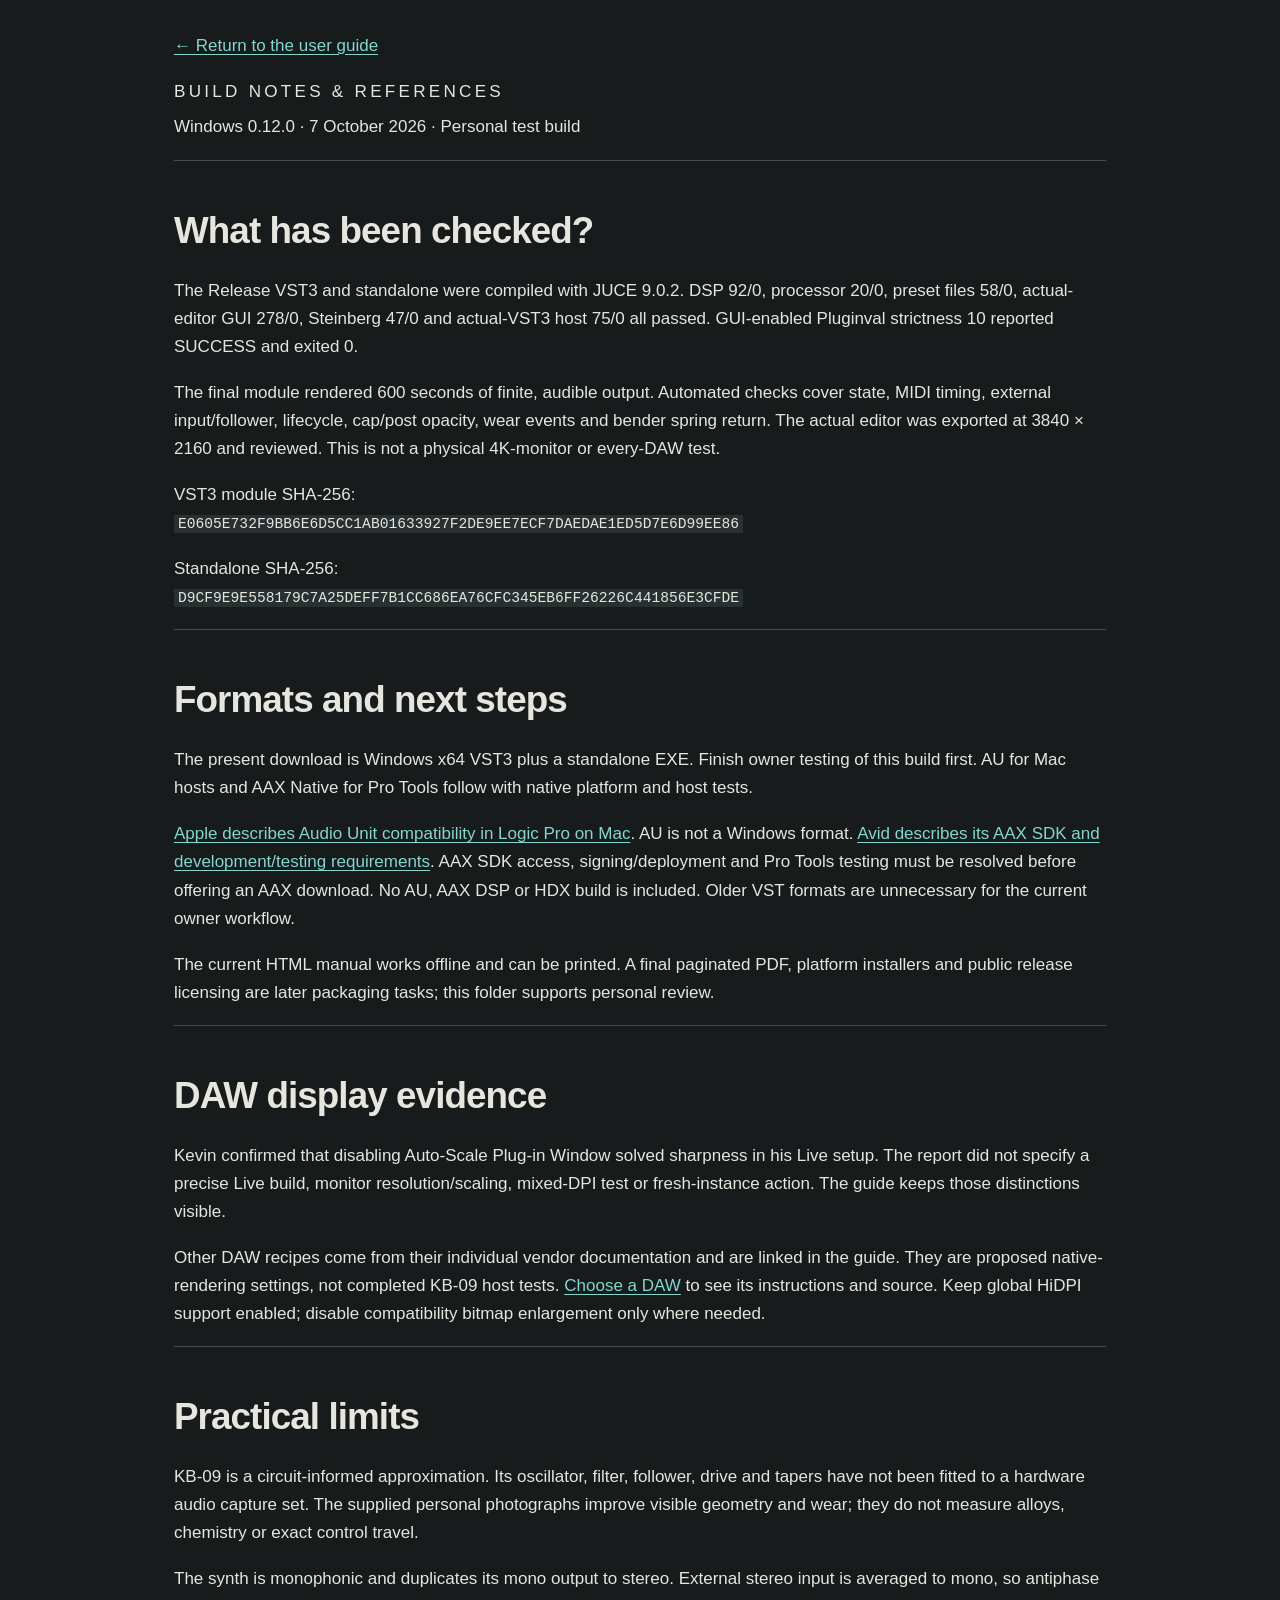
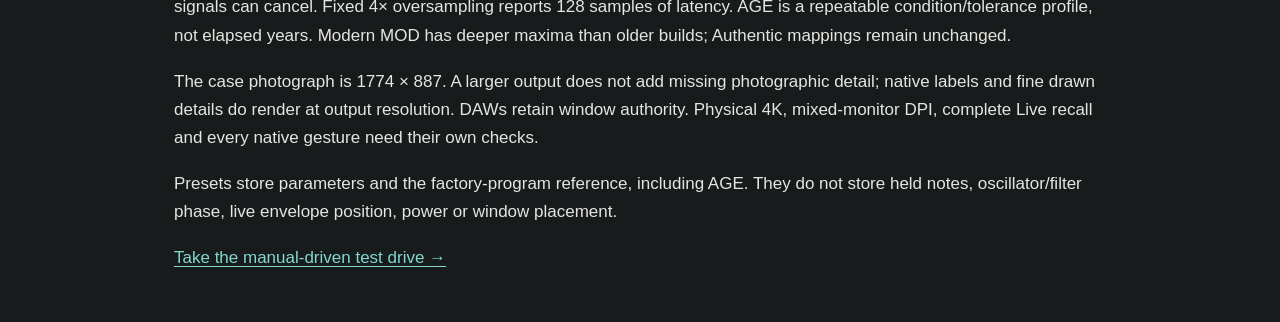
<file: docs/manual/reference/evidence.html>
<!doctype html><html lang="en"><head><meta charset="utf-8"><meta name="viewport" content="width=device-width,initial-scale=1"><title>KB-09 — Build notes &amp; references</title><link rel="stylesheet" href="../styles.css"></head><body><div style="max-width:980px;margin:0 auto;padding:32px 24px"><main id="main"><p><a href="../index.html">← Return to the user guide</a></p><h1>Build notes &amp; references</h1><p>Windows 0.12.0 · 7 October 2026 · Personal test build</p>
<section id="validation"><h2>What has been checked?</h2><p>The Release VST3 and standalone were compiled with JUCE 9.0.2. DSP 92/0, processor 20/0, preset files 58/0, actual-editor GUI 278/0, Steinberg 47/0 and actual-VST3 host 75/0 all passed. GUI-enabled Pluginval strictness 10 reported SUCCESS and exited 0.</p><p>The final module rendered 600 seconds of finite, audible output. Automated checks cover state, MIDI timing, external input/follower, lifecycle, cap/post opacity, wear events and bender spring return. The actual editor was exported at 3840 × 2160 and reviewed. This is not a physical 4K-monitor or every-DAW test.</p><p>VST3 module SHA-256:<br><code style="overflow-wrap:anywhere">E0605E732F9BB6E6D5CC1AB01633927F2DE9EE7ECF7DAEDAE1ED5D7E6D99EE86</code></p><p>Standalone SHA-256:<br><code style="overflow-wrap:anywhere">D9CF9E9E558179C7A25DEFF7B1CC686EA76CFC345EB6FF26226C441856E3CFDE</code></p></section>
<section id="formats"><h2>Formats and next steps</h2><p>The present download is Windows x64 VST3 plus a standalone EXE. Finish owner testing of this build first. AU for Mac hosts and AAX Native for Pro Tools follow with native platform and host tests.</p><p><a href="https://support.apple.com/en-gb/102082">Apple describes Audio Unit compatibility in Logic Pro on Mac</a>. AU is not a Windows format. <a href="https://developer.avid.com/aax/">Avid describes its AAX SDK and development/testing requirements</a>. AAX SDK access, signing/deployment and Pro Tools testing must be resolved before offering an AAX download. No AU, AAX DSP or HDX build is included. Older VST formats are unnecessary for the current owner workflow.</p><p>The current HTML manual works offline and can be printed. A final paginated PDF, platform installers and public release licensing are later packaging tasks; this folder supports personal review.</p></section>
<section id="dpi"><h2>DAW display evidence</h2><p>Kevin confirmed that disabling Auto-Scale Plug-in Window solved sharpness in his Live setup. The report did not specify a precise Live build, monitor resolution/scaling, mixed-DPI test or fresh-instance action. The guide keeps those distinctions visible.</p><p>Other DAW recipes come from their individual vendor documentation and are linked in the guide. They are proposed native-rendering settings, not completed KB-09 host tests. <a href="../index.html#daws">Choose a DAW</a> to see its instructions and source. Keep global HiDPI support enabled; disable compatibility bitmap enlargement only where needed.</p></section>
<section id="limits"><h2>Practical limits</h2><p>KB-09 is a circuit-informed approximation. Its oscillator, filter, follower, drive and tapers have not been fitted to a hardware audio capture set. The supplied personal photographs improve visible geometry and wear; they do not measure alloys, chemistry or exact control travel.</p><p>The synth is monophonic and duplicates its mono output to stereo. External stereo input is averaged to mono, so antiphase signals can cancel. Fixed 4× oversampling reports 128 samples of latency. AGE is a repeatable condition/tolerance profile, not elapsed years. Modern MOD has deeper maxima than older builds; Authentic mappings remain unchanged.</p><p>The case photograph is 1774 × 887. A larger output does not add missing photographic detail; native labels and fine drawn details do render at output resolution. DAWs retain window authority. Physical 4K, mixed-monitor DPI, complete Live recall and every native gesture need their own checks.</p><p>Presets store parameters and the factory-program reference, including AGE. They do not store held notes, oscillator/filter phase, live envelope position, power or window placement.</p></section><p><a href="../index.html#test-drive">Take the manual-driven test drive →</a></p></main></div></body></html>
</file>
<file: website/styles.css>
@font-face{font-family:Jost;src:url('assets/Jost-Regular.ttf') format('truetype');font-weight:400;font-display:swap}@font-face{font-family:Jost;src:url('assets/Jost-Semibold.ttf') format('truetype');font-weight:600 800;font-display:swap}
:root{color-scheme:light;--paper:#f8f6ef;--ink:#242723;--muted:#696b63;--line:#dadcd1;--green:#dbe7a3;--forest:#233b31;--dark:#202727;--gold:#bca15f}*{box-sizing:border-box}html{scroll-behavior:smooth;scroll-padding-top:90px}body{margin:0;background:var(--paper);color:var(--ink);font:18px/1.6 Jost,Arial,sans-serif}button,input,select{font:inherit}button,a,select,input{-webkit-tap-highlight-color:transparent}a{color:inherit;text-underline-offset:4px}button,a,select{touch-action:manipulation}button{cursor:pointer}button:focus-visible,a:focus-visible,input:focus-visible,select:focus-visible{outline:3px solid #8c6925;outline-offset:5px}img{display:block;max-width:100%}button:disabled{cursor:default}p{margin:0 0 1.2rem}h1,h2,h3{font-weight:600;line-height:1.08;margin:0;letter-spacing:-.045em}h2{font-size:clamp(36px,4.2vw,62px)}h3{font-size:25px;letter-spacing:-.02em}.shell{max-width:1280px;margin:0 auto;padding-left:52px;padding-right:52px}.eyebrow{font-size:11px;font-weight:600;letter-spacing:.17em;line-height:1.4;margin:0 0 23px}.skip{position:fixed;top:-100px;left:20px;z-index:100;background:var(--green);padding:14px}.skip:focus{top:10px}.sr-only{position:absolute;width:1px;height:1px;overflow:hidden;clip:rect(0,0,0,0);white-space:nowrap}
.masthead{height:86px;border-bottom:1px solid var(--line);max-width:calc(1280px - 104px);margin:auto;display:flex;align-items:center;justify-content:space-between;gap:20px}.brand{display:flex;gap:12px;align-items:center;text-decoration:none;font-size:14px;letter-spacing:.09em}.brand img{border-radius:8px}.brand b{font-weight:600;margin-left:8px}.masthead nav{display:flex;align-items:center;gap:30px;font-size:14px}.masthead nav a{text-decoration:none}.masthead nav a:hover{text-decoration:underline}.nav-download{background:var(--ink);color:var(--paper);padding:11px 19px;border-radius:4px}.nav-download span{margin-left:24px}.hero{padding-top:67px}.hero .eyebrow{display:flex;align-items:center;gap:11px}.led{width:7px;height:7px;border-radius:50%;background:#b94e31;box-shadow:0 0 0 4px #b94e3110}.hero-heading{display:flex;align-items:center;justify-content:space-between;gap:20px}.hero h1{font-size:clamp(64px,9.3vw,138px);font-weight:400;letter-spacing:-.065em;line-height:1.03}.hero h1 span{font-weight:600}.free-stamp{flex-shrink:0;display:grid;place-content:center;width:88px;height:88px;border:1px solid #8d956e;border-radius:50%;color:var(--forest);font-size:12px;line-height:1.3;letter-spacing:.08em;text-align:center;transform:rotate(12deg);margin-right:10px}.hero-description{font-size:clamp(20px,2.5vw,29px);line-height:1.4;letter-spacing:-.015em;max-width:660px;margin:25px 0 27px}.hero-actions{display:flex;align-items:center;gap:27px;flex-wrap:wrap}.button{display:inline-flex;align-items:center;justify-content:space-between;gap:35px;padding:15px 24px;text-decoration:none;font-size:16px;font-weight:600;border-radius:4px;border:1px solid transparent;transition:background .15s,color .15s}.primary{background:var(--forest);color:#fff}.primary:hover{background:#395646}.text-link{font-size:15px;text-decoration:none;border-bottom:1px solid #a0a295;padding-bottom:3px;display:inline-block}.text-link:hover{border-color:currentColor}.platform-line{font-size:13px;color:var(--muted);margin:16px 0 37px}.instrument{background:var(--dark);color:#f3f2e9;border-radius:9px;overflow:hidden;box-shadow:0 12px 40px #1d281219}.preview-top{display:flex;align-items:center;justify-content:space-between;padding:16px 21px}.preview-top .eyebrow{margin:0;color:#c2c7b9;font-size:10px}.subtle{border:0;background:none;color:#d6d9d0;font-size:12px;padding:3px}.subtle:hover{color:#fff}.panel-frames{position:relative;background:#101617;aspect-ratio:16/9}.panel-frame{position:absolute;inset:0;width:100%;height:100%;object-fit:contain;visibility:hidden}.panel-frame.active{visibility:visible}.age-console{padding:22px;display:grid;grid-template-columns:180px 1fr auto;align-items:center;gap:20px}.age-readout .eyebrow{color:#a7ae9d;font-size:9px;margin-bottom:4px}.age-readout output{font-size:20px}.age-buttons{display:flex;align-items:stretch;gap:4px;flex-wrap:wrap}.age-buttons button{background:transparent;color:#c7cbbf;border:1px solid #505a4a;border-radius:3px;font-size:11px;padding:9px 10px;white-space:nowrap}.age-buttons button[aria-checked=true]{background:var(--green);color:#24331d;border-color:var(--green)}.age-buttons button:hover{border-color:var(--green)}.playback{display:flex;align-items:center;gap:12px;font-size:11px}.playback button{background:none;border:1px solid #707965;border-radius:3px;color:#f2f4ed;padding:8px 11px;min-width:84px;font-size:11px}.speed-label{color:#c7cbbf;display:flex;align-items:center;gap:5px}.speed-label select{background:#303a31;color:#fff;border:1px solid #66705d;border-radius:2px;padding:5px;font-size:11px}.scrubber{grid-column:1/-1;line-height:0}.scrubber input{width:100%;height:3px;accent-color:var(--green);cursor:pointer}.age-callout{max-width:900px;color:var(--ink);font-size:28px;font-weight:600;line-height:1.35;border-left:3px solid var(--forest);padding-left:18px;margin:27px 0 0}.preview-caption{max-width:800px;color:var(--muted);font-size:13px;margin:17px 0 0}.intro-section{display:grid;grid-template-columns:1fr 1fr;gap:90px;padding-top:108px;padding-bottom:106px}.intro-copy>p{font-size:21px;line-height:1.55}.feature-list{margin:30px 0 0}.feature-list div{border-top:1px solid var(--line);padding:17px 0}.feature-list dt{font-size:15px;font-weight:600;margin-bottom:4px}.feature-list dd{font-size:15px;color:var(--muted);margin:0;line-height:1.55}
.sound-section{background:var(--dark);color:#eeeede;padding:88px 0 74px}.sound-section .eyebrow{color:#cad59d}.sound-intro{display:grid;grid-template-columns:1fr 1fr;gap:85px;align-items:end}.sound-intro>p{color:#c1c6ba;margin:0;font-size:18px}.sound-story{list-style:none;display:grid;grid-template-columns:repeat(3,1fr);padding:0;margin:55px 0 50px;gap:34px}.sound-story li{border-top:1px solid #56604f;padding-top:20px}.story-number{display:block;font-size:12px;color:#b6c88a;margin-bottom:20px}.sound-story h3{font-size:23px;margin-bottom:15px;letter-spacing:-.015em}.sound-story p{font-size:15px;color:#bfc5b8;margin:0}.comparison{margin:32px 0 0}.figure-enlarge{padding:0;display:block;border:0;background:none;width:100%;border-radius:3px;overflow:hidden}.figure-enlarge img{width:100%;height:auto}.comparison figcaption{font-size:13px;line-height:1.65;color:#b7beb1;padding-top:15px;max-width:1000px}.comparison figcaption>span{font-size:10px;letter-spacing:.12em;font-weight:600;color:#dbe4c5;display:block;margin-bottom:5px}.comparison figcaption button{background:none;border:0;border-bottom:1px solid #74826b;color:#e0e7d3;font-size:12px;padding:0;margin-left:6px}.sound-footnote{border-top:1px solid #4b5545;display:grid;grid-template-columns:1.2fr 1fr;align-items:start;gap:70px;padding-top:30px;margin-top:35px}.sound-footnote p{font-size:13px;color:#b5bdac;margin:0}.sound-footnote .text-link{justify-self:end;color:#dce5c4;font-size:13px}.download-section{display:grid;grid-template-columns:1fr 1fr;gap:90px;padding-top:105px;padding-bottom:100px}.download-section .section-heading>p:last-child{font-size:21px;margin:26px 0 0;max-width:310px}.release-label{font-size:11px;letter-spacing:.12em;text-transform:uppercase;color:var(--muted);margin-bottom:13px}.platform-download{display:flex;align-items:center;justify-content:space-between;gap:20px;border-top:1px solid #b5bdae;text-decoration:none;padding:20px 0}.platform-download:last-of-type{border-bottom:1px solid #b5bdae}.platform-download b{display:block;font-size:24px;line-height:1.2;font-weight:600}.platform-download small{display:block;font-size:13px;color:var(--muted);margin-top:5px}.platform-download>span:last-child{font-size:28px;color:var(--forest);padding:3px 13px;border-radius:50%;transition:background .15s}.platform-download:hover>span:last-child{background:var(--green)}.download-note{font-size:13px;color:var(--muted);margin:18px 0 0}.downloads>.text-link{margin-top:19px;font-size:13px}.preset-section,.help-section{border-top:1px solid var(--line);display:grid;grid-template-columns:1fr 1fr;gap:90px;padding-top:65px;padding-bottom:65px}.preset-section h2{font-size:clamp(33px,3.8vw,51px)}.preset-section>div>p:first-child{font-size:20px}.small-print{font-size:13px;line-height:1.6;color:var(--muted);margin-top:20px}.small-print code{font-size:12px}.help-section h2{font-size:48px}.help-links>a{display:flex;align-items:center;justify-content:space-between;text-decoration:none;gap:20px;border-bottom:1px solid var(--line);padding:0 0 18px;margin-bottom:18px}.help-links b{font-size:18px;font-weight:600;display:block}.help-links small{display:block;font-size:13px;color:var(--muted);margin-top:3px}.help-links>a>span:last-child{font-size:22px}.help-links>a:hover b{text-decoration:underline}footer{border-top:1px solid var(--line);padding-top:40px}.license-note{font-size:12px;line-height:1.7;color:var(--muted);max-width:950px}.license-note p{margin-bottom:12px}.dedication{text-align:center;margin:65px auto 0;padding-bottom:70px;font-size:18px;line-height:1.55}.dedication strong{display:inline-block;font-size:34px;font-weight:600;margin:4px 0}.dedication p{margin:0}
dialog{padding:0;border:1px solid #687261;border-radius:7px;width:94vw;max-width:1800px;max-height:94vh;background:#202727;color:#f1f1e5;overflow:hidden}dialog::backdrop{background:#101711df}.dialog-toolbar{display:flex;justify-content:space-between;align-items:center;padding:15px 20px;gap:20px;font-size:14px}.dialog-toolbar button{background:none;color:inherit;border:1px solid #78836d;border-radius:3px;padding:6px 14px}.dialog-scroll{overflow:auto;max-height:calc(90vh - 110px)}.dialog-scroll img{width:100%;min-width:850px;max-width:none;height:auto}.dialog-hint{font-size:11px;color:#b9c2ae;margin:0;padding:9px 20px}
@media(min-width:1450px){.shell{max-width:1440px;padding-left:68px;padding-right:68px}.masthead{max-width:1304px}.hero h1{font-size:144px}.age-buttons button{font-size:12px}.age-console{grid-template-columns:190px 1fr auto}}
@media(max-width:1100px){.age-console{grid-template-columns:1fr auto}.age-buttons{grid-column:1/-1;grid-row:2}.playback{grid-column:2;grid-row:1}.intro-section,.download-section,.preset-section,.help-section{gap:45px}.sound-intro{gap:45px}.hero h1{font-size:clamp(64px,9.3vw,104px)}}
@media(max-width:700px){body{font-size:16px}.shell{padding-left:23px;padding-right:23px}.masthead{height:72px;margin:0 23px}.brand{font-size:11px;gap:8px;letter-spacing:.04em}.brand img{width:32px;height:32px}.brand b{margin-left:4px}.masthead nav{gap:13px;font-size:12px}.masthead nav>a:first-child{display:none}.nav-download{padding:9px 12px}.nav-download span{margin-left:8px}.hero{padding-top:43px}.hero .eyebrow{font-size:9px;letter-spacing:.14em;margin-bottom:20px}.hero h1{font-size:clamp(49px,10.8vw,75px);letter-spacing:-.055em}.free-stamp{width:58px;height:58px;font-size:8px;margin:0}.hero-heading{gap:5px}.hero-description{font-size:20px;margin:23px 0}.desktop-break{display:none}.hero-actions{gap:17px}.button{padding:13px 18px;font-size:15px}.hero-actions>.text-link{font-size:13px}.platform-line{font-size:11px;margin-bottom:28px}.preview-top{padding:12px}.preview-top .eyebrow{font-size:8px;letter-spacing:.1em;margin:0}.subtle{font-size:10px}.instrument{border-radius:5px}.age-console{padding:16px 13px;gap:15px}.age-readout output{font-size:18px}.age-readout .eyebrow{font-size:8px;margin:0 0 3px}.age-buttons{display:grid;grid-template-columns:repeat(5,1fr);gap:4px;width:100%}.age-buttons button{white-space:normal;font-size:9px;line-height:1.25;padding:9px 4px}.playback{gap:8px}.speed-label{font-size:0}.speed-label select{font-size:10px}.playback button{font-size:10px;min-width:72px;padding:7px 8px}.age-callout{font-size:21px;padding-left:14px;margin-top:23px}.preview-caption{font-size:11px}.intro-section{padding-top:65px;padding-bottom:55px;grid-template-columns:1fr;gap:28px}.intro-copy>p{font-size:19px}.feature-list{margin-top:23px}.sound-section{padding:60px 0 50px}.sound-intro{grid-template-columns:1fr;gap:24px}.sound-intro>p{font-size:17px}.sound-story{grid-template-columns:1fr;gap:25px;margin:35px 0}.sound-story li{display:grid;grid-template-columns:35px 1fr;gap:5px 10px;padding-top:17px}.story-number{grid-column:1;grid-row:1/3;margin:5px 0}.sound-story h3,.sound-story p{grid-column:2}.sound-story h3{margin-bottom:9px;font-size:22px}.sound-story p{font-size:14px}.comparison{margin-top:27px}.comparison figcaption{font-size:11px}.sound-footnote{grid-template-columns:1fr;gap:20px;margin-top:27px}.sound-footnote .text-link{justify-self:start}.download-section{grid-template-columns:1fr;padding-top:65px;padding-bottom:60px;gap:35px}.download-section .section-heading>p:last-child{font-size:19px;margin-top:18px}.platform-download b{font-size:23px}.platform-download small{font-size:12px}.preset-section,.help-section{grid-template-columns:1fr;gap:27px;padding-top:45px;padding-bottom:45px}.preset-section>div>p:first-child{font-size:19px}.help-section h2{font-size:40px}footer{padding-top:30px}.dedication{font-size:15px;margin-top:48px;padding-bottom:55px}.dedication strong{font-size:30px}.dialog-toolbar{font-size:12px;padding:10px 13px}.dialog-scroll img{min-width:760px}}
@media(prefers-reduced-motion:reduce){html{scroll-behavior:auto}*{transition:none!important}}
.hero h1 span{white-space:nowrap}

.recording-story{border-top:1px solid #56604f;padding-top:30px;margin:0 0 30px;max-width:960px}.recording-story .eyebrow{margin-bottom:15px}.recording-story h3{font-size:29px;margin-bottom:20px}.recording-story p:not(.eyebrow){font-size:17px;line-height:1.7;color:#c1c6ba}.sound-links{display:flex;flex-direction:column;align-items:flex-end;gap:14px}.sound-links .text-link{font-size:13px}@media(max-width:700px){.recording-story h3{font-size:25px}.recording-story p:not(.eyebrow){font-size:15px}.sound-links{align-items:flex-start}}

.no-wrap{white-space:nowrap}

.hero h1 span{letter-spacing:-.025em}

.hero h1 .title-hyphen{display:inline-block;margin:0 .035em;letter-spacing:0}

.demo-player{display:grid;grid-template-columns:260px minmax(0,1fr);align-items:center;gap:24px;padding:23px 0;margin:0 0 30px;border-top:1px solid var(--line);border-bottom:1px solid var(--line)}.demo-player .demo-kicker{font-size:10px;font-weight:600;letter-spacing:.14em;margin:0 0 7px;color:var(--muted)}.demo-player h2{font-size:25px;line-height:1.2;letter-spacing:-.025em;margin:0}.demo-length{font-size:12px;color:var(--muted);margin:7px 0 0}.demo-player audio{display:block;width:100%;min-width:0}
@media(max-width:700px){.demo-player{grid-template-columns:1fr;gap:17px;padding:20px 0;margin-bottom:26px}.demo-player h2{font-size:23px}}

.demo-production{grid-column:1/-1;font-size:16px;line-height:1.55;max-width:850px;margin:0}.demo-production strong{font-weight:600}

.free-stamp-label{display:block;transform:translateY(-.18em)}

.demo-controls{display:flex;align-items:center;gap:12px;background:#eef0ed;border-radius:32px;padding:10px 14px;min-width:0}.demo-controls[hidden]{display:none}.demo-controls button{display:grid;place-items:center;border:0;background:none;color:var(--ink);width:30px;height:30px;padding:3px;flex-shrink:0}.demo-controls svg{width:23px;height:23px;fill:currentColor}.demo-time{font-size:13px;white-space:nowrap;font-variant-numeric:tabular-nums}.demo-seek{--played:0%;appearance:none;-webkit-appearance:none;flex:1;min-width:35px;height:5px;border-radius:5px;margin:0;background:linear-gradient(to right,#242723 0%,#242723 var(--played),#bfc4ba var(--played),#bfc4ba 100%);cursor:pointer}.demo-seek::-webkit-slider-runnable-track{height:5px;background:transparent;border-radius:5px}.demo-seek::-moz-range-track{height:5px;background:transparent;border-radius:5px}.demo-seek::-moz-range-progress{background:transparent}.demo-seek::-webkit-slider-thumb{appearance:none;-webkit-appearance:none;width:10px;height:10px;border-radius:50%;background:#242723;margin-top:-2.5px}.demo-seek::-moz-range-thumb{width:10px;height:10px;border:0;border-radius:50%;background:#242723}.demo-controls .pause-icon,.demo-controls .mute-cross{display:none}.demo-controls.is-playing .play-icon{display:none}.demo-controls.is-playing .pause-icon{display:block}.demo-controls.is-muted .sound-waves{display:none}.demo-controls.is-muted .mute-cross{display:block}.demo-controls button:focus-visible,.demo-seek:focus-visible{outline:2px solid var(--forest);outline-offset:4px}@media(max-width:400px){.demo-controls{gap:8px;padding:9px 10px}.demo-time{font-size:12px}}

.demo-player audio[hidden]{display:none}
</file>
<file: docs/manual/styles.css>
:root{color-scheme:light;--ink:#222420;--muted:#61635e;--paper:#f4f0e7;--gold:#a27d35;--edge:#d7d0c0;--black:#111311;--focus:#825711;--font:Arial,Helvetica,sans-serif}
*{box-sizing:border-box}html{scroll-behavior:smooth;scroll-padding-top:88px}body{margin:0;background:var(--paper);color:var(--ink);font:17px/1.65 var(--font)}a{color:#76551b;text-underline-offset:3px}a:hover{color:#3e2b0c}a:focus-visible,button:focus-visible,input:focus-visible,summary:focus-visible{outline:3px solid var(--focus);outline-offset:4px}button,input{font:inherit}.skip{position:fixed;z-index:20;left:1rem;top:-5rem;background:white;padding:1rem}.skip:focus{top:1rem}.masthead{background:var(--black);color:#e8e2d3;border-bottom:1px solid #393c34;position:sticky;top:0;z-index:10}.masthead-inner{max-width:1440px;margin:auto;display:flex;align-items:center;gap:1.5rem;padding:19px 36px}.brand{display:block;width:170px;line-height:0}.brand svg{width:100%;height:auto;display:block}.edition{font-size:.72rem;letter-spacing:.08em;margin-left:auto}.print-button{border:1px solid #79745f;background:transparent;color:#e8e2d3;font-size:.72rem;padding:7px 11px;cursor:pointer}.print-button:hover{background:#2a2c24}.layout{max-width:1440px;margin:auto;display:grid;grid-template-columns:246px minmax(0,1fr);gap:42px;padding:34px 36px 60px}.contents{position:sticky;top:102px;align-self:start;max-height:calc(100vh - 124px);overflow:auto;padding:0 10px 10px 0;font-size:.79rem;line-height:1.4}.nav-title{font-size:.65rem;letter-spacing:.17em;font-weight:700;color:var(--muted);margin:.3rem 0 1rem}.contents a{display:block;text-decoration:none;color:#41463c;padding:8px 0}.contents a:hover{color:#76551b;text-decoration:underline}.daw-nav{border-left:1px solid var(--edge);margin:0 0 5px 11px;padding-left:12px;font-size:.73rem}.daw-nav a{padding:4px 0}main{min-width:0;max-width:1030px}.hero{padding:42px 44px 34px;background:var(--black);color:#f0eadc;position:relative;border:1px solid #34382e}.eyebrow,.section-number{font-size:.64rem;font-weight:700;letter-spacing:.17em;margin:0 0 21px;color:#b6a071}.instrument-mark{width:min(100%,570px);height:auto;display:block;margin:0 0 19px}h1{font-size:1.07rem;letter-spacing:.19em;text-transform:uppercase;font-weight:400;margin:0 0 .45rem}.subtitle{font-size:clamp(1.35rem,2.3vw,2rem);line-height:1.28;font-weight:600;max-width:610px;margin:0 0 21px}.intro{max-width:650px;color:#d1cdbf;font-size:.94rem;margin:0 0 27px}.quick-links{display:flex;gap:11px;flex-wrap:wrap}.quick-links a{border:1px solid #6e6b55;color:#f0eadc;text-decoration:none;padding:8px 11px;font-size:.73rem}.quick-links a:hover{background:#32332b}.quick-links span{margin-left:13px}.project-mark{font-size:.53rem;letter-spacing:.08em;color:#aaa893;margin:27px 0 0}.notice,.callout{padding:18px 22px;border:1px solid var(--edge);border-left:4px solid var(--gold);background:#ebe5d7;font-size:.85rem;margin:24px 0}.notice.draft{background:transparent;border-left:4px solid #8e926e}.notice strong,.callout strong{font-weight:700}section:not(.hero){padding-top:48px;margin-top:13px;border-top:1px solid var(--edge)}section> :first-child.section-number{margin-bottom:10px}h2{font-size:clamp(1.7rem,3vw,2.3rem);font-weight:600;line-height:1.2;letter-spacing:-.025em;margin:0 0 24px}h3{font-size:1.12rem;line-height:1.4;font-weight:700;margin:30px 0 10px}h4{font-size:.87rem;letter-spacing:.07em;text-transform:uppercase;margin:0 0 10px}p{margin:0 0 18px}li{margin-bottom:10px}ol,ul{padding-left:26px;margin:0 0 22px}.steps li{padding-left:5px;margin-bottom:15px}strong{font-weight:700}code{font-family:Consolas,"Courier New",monospace;font-size:.86em;background:#e7e1d4;padding:1px 4px;overflow-wrap:anywhere}pre{background:#e7e1d4;border:1px solid var(--edge);padding:15px;white-space:pre-wrap;overflow-wrap:anywhere;line-height:1.4}pre code{padding:0}.table-wrap{overflow-x:auto;margin:22px 0}table{border-collapse:collapse;width:100%;font-size:.85rem;line-height:1.5}th{text-align:left;text-transform:uppercase;letter-spacing:.06em;font-size:.65rem;border-bottom:2px solid var(--ink);padding:10px 12px;background:#e8e2d5}td{vertical-align:top;border-bottom:1px solid var(--edge);padding:15px 12px}td:first-child{font-weight:700}.control-table td:first-child{font-size:.67rem;letter-spacing:.04em;min-width:125px}.control-table td:nth-child(2){width:53%}.lead{font-size:1.32rem;line-height:1.4;color:#7b5e29}.two-col{display:grid;grid-template-columns:1fr 1fr;gap:30px;margin:25px 0}.two-col p{font-size:.9rem}.age-scale{display:grid;grid-template-columns:1fr 1fr 1fr;border-top:4px solid #a3925a;gap:10px;padding:16px 0 20px;margin:27px 0}.age-scale div{display:flex;flex-direction:column}.age-scale b{font-size:2rem;line-height:1.2;font-weight:500;color:#886b32}.age-scale span{font-size:.75rem;color:var(--muted)}.age-scale div:last-child{text-align:right}.age-scale div:nth-child(2){text-align:center}figure{margin:28px 0}figure a{display:block;background:#111311;line-height:0}figure img{display:block;max-width:100%;height:auto}figcaption{font-size:.71rem;color:var(--muted);margin-top:9px;line-height:1.5}.size-cards{display:grid;grid-template-columns:repeat(3,1fr);border:1px solid var(--edge);margin:24px 0}.size-cards>div{padding:22px;border-right:1px solid var(--edge)}.size-cards>div:last-child{border-right:0}.size-cards b{font-size:2rem;line-height:1.1;font-weight:500;display:block}.size-cards span{font-size:.71rem;font-weight:700;letter-spacing:.07em;text-transform:uppercase}.size-cards p{font-size:.8rem;line-height:1.5;margin:11px 0 0}.daw-grid{display:grid;grid-template-columns:repeat(2,1fr);gap:12px;margin:26px 0}.daw-grid a{border:1px solid var(--edge);text-decoration:none;color:var(--ink);padding:16px;font-weight:600}.daw-grid a:hover{border-color:var(--gold);background:#eae3d4}.daw-grid small{display:block;color:var(--muted);font-size:.69rem;font-weight:400;margin-top:3px}.host{padding:18px 0 5px;border-top:1px solid var(--edge);scroll-margin-top:90px}.host h3{margin-top:12px}.badge{display:inline-block;vertical-align:middle;font-size:.53rem;letter-spacing:.04em;line-height:1.3;text-transform:uppercase;border:1px solid #aaa89d;color:#555a4f;padding:4px 6px;margin:0 0 3px 9px;font-weight:400}.badge.confirmed{border-color:#648256;color:#3d6039}.badge.planned{border-color:#9b7c46;color:#795d29}.source-note{font-size:.74rem;color:var(--muted)}details{margin:14px 0;border:1px solid var(--edge);padding:15px 19px;background:#eee9de}summary{font-size:.91rem;font-weight:700;cursor:pointer}details p{font-size:.86rem;margin:14px 0 3px}.checklist{display:grid;gap:12px;margin:25px 0}.checklist label{display:flex;gap:12px;align-items:start;font-size:.87rem;line-height:1.5;padding:9px 0;border-bottom:1px solid var(--edge)}.checklist input{appearance:auto;width:18px;height:18px;flex:0 0 auto;margin:3px 0 0;accent-color:#80682f}.notes-box{border:1px solid var(--edge);padding:20px;margin-top:26px}.notes-box h3{margin:0 0 10px}.notes-box p{font-size:.78rem}.writing-lines{height:120px;background:repeating-linear-gradient(to bottom,transparent 0,transparent 29px,#d3cbbb 29px,#d3cbbb 30px)}.guide-footer{display:flex;gap:24px;align-items:center;flex-wrap:wrap;padding:35px 0 0;border-top:2px solid #30382b;margin-top:40px;color:var(--muted)}.guide-footer svg{width:130px;background:#111311;padding:5px}.guide-footer p{font-size:.6rem;letter-spacing:.07em;line-height:1.5;margin:0}.guide-footer>a{font-size:.72rem;margin-left:auto}
.instrument-mark,.brand svg{mix-blend-mode:screen}
@media(max-width:1050px){.layout{grid-template-columns:190px minmax(0,1fr);gap:25px;padding:25px}.masthead-inner{padding:16px 25px}.hero{padding:32px}.contents{font-size:.73rem}.size-cards>div{padding:16px}.control-table td:first-child{min-width:100px}}
@media(max-width:760px){body{font-size:16px}.masthead{position:static}.masthead-inner{padding:17px 20px;flex-wrap:wrap;gap:11px}.brand{width:140px}.edition{font-size:.6rem}.print-button{margin-left:auto}.layout{display:block;padding:20px}.contents{position:static;max-height:none;border-bottom:1px solid var(--edge);padding:0 0 20px;margin-bottom:22px;display:grid;grid-template-columns:1fr 1fr;gap:0 16px}.contents a{font-size:.72rem;padding:6px 0}.contents .nav-title{grid-column:1/-1}.daw-nav{display:none}.hero{padding:27px 23px}.eyebrow{font-size:.59rem}.subtitle{font-size:1.45rem}.quick-links{gap:8px}.quick-links a{font-size:.67rem}.project-mark{font-size:.47rem}.two-col{grid-template-columns:1fr;gap:10px}.size-cards>div{padding:14px 10px}.size-cards p{font-size:.72rem}.size-cards span{font-size:.62rem}.daw-grid{gap:9px}.daw-grid a{font-size:.85rem;padding:13px}.notice,.callout{padding:15px 17px}.table-wrap{margin-right:-2px}table{min-width:560px}.control-table{min-width:670px}.badge{margin-left:5px;font-size:.47rem}.guide-footer{gap:15px}.guide-footer>a{margin-left:0}.age-scale span{font-size:.66rem}h2{font-size:1.85rem}}
@media(prefers-reduced-motion:reduce){html{scroll-behavior:auto}}
@media print{@page{size:A4;margin:18mm 16mm}html{scroll-behavior:auto;scroll-padding:0}body{background:#fff;color:#171917;font-size:10pt;line-height:1.45}.masthead{position:static;border:0;background:#111311;print-color-adjust:exact;-webkit-print-color-adjust:exact}.masthead-inner{padding:10px 15px}.brand{width:120px}.edition{font-size:7pt}.print-button,.contents,.skip{display:none!important}.layout{display:block;max-width:none;padding:0}main{max-width:none}.hero{margin-top:16px;padding:25px;print-color-adjust:exact;-webkit-print-color-adjust:exact}.eyebrow{font-size:7pt;margin-bottom:12px}.instrument-mark{width:390px}.hero h1{font-size:10pt}.subtitle{font-size:22pt}.intro{font-size:10pt;max-width:100%}.quick-links a{font-size:8pt}.project-mark{font-size:5.8pt}section:not(.hero){padding-top:24px;margin-top:20px}h2{font-size:23pt;margin-bottom:15px}h3{font-size:13pt;margin-top:21px}h4{font-size:9pt}h2,h3,h4,summary{break-after:avoid}p,li{orphans:3;widows:3}figure,.age-scale,.size-cards,.daw-grid,.notice,.callout,.notes-box{break-inside:avoid}figure{margin:20px 0}figcaption{font-size:7pt}.notice,.callout{font-size:9pt;padding:12px 15px;margin:18px 0}.two-col{gap:20px}.two-col p{font-size:9.5pt}.age-scale b,.size-cards b{font-size:22pt}.age-scale span,.size-cards p{font-size:8pt}.size-cards span{font-size:7pt}.table-wrap{overflow:visible}table,.control-table{min-width:0;font-size:8.5pt;line-height:1.4}th{font-size:7pt}td,th{padding:8px}tr{break-inside:avoid}.control-table td:first-child{min-width:0;font-size:7pt}.control-table td:nth-child(2){width:52%}thead{display:table-header-group}.host{padding-top:12px}.host h3{margin-top:7px}.host .badge{font-size:6pt}.source-note{font-size:8pt}details{padding:10px 13px;break-inside:avoid}details>p{display:block!important;font-size:9pt}summary{list-style:none;font-size:10pt}.checklist{gap:5px}.checklist label{font-size:9pt;padding:6px 0;break-inside:avoid}.checklist input{width:12px;height:12px}.notes-box p{font-size:8pt}.writing-lines{height:110px}.guide-footer{padding-top:18px;margin-top:25px}.guide-footer svg{width:90px;print-color-adjust:exact;-webkit-print-color-adjust:exact}.guide-footer p{font-size:6.5pt}a{color:inherit;text-decoration:underline}pre,code{font-size:8pt;white-space:pre-wrap}img{max-width:100%}.daw-grid a{font-size:10pt}.daw-grid small{font-size:8pt}}

/* The questionnaire remains usable directly from the self-contained manual. */
#bug-report-form{background:#eee9df;border:1px solid #d1c8b6;border-radius:10px;padding:24px;margin:24px 0}
#bug-report-form label{display:block;font-weight:650;margin:0 0 18px}#bug-report-form label span{font-weight:400;font-size:.85rem;color:#55584f}
#bug-report-form input:not([type=checkbox]),#bug-report-form select,#bug-report-form textarea,#report-copy{display:block;width:100%;box-sizing:border-box;font:inherit;color:#252620;background:#fffdf8;border:1px solid #aaa28f;border-radius:5px;padding:10px 12px;margin-top:7px}
#bug-report-form textarea,#report-copy{resize:vertical;line-height:1.5}#bug-report-form :focus-visible,#report-copy:focus-visible{outline:3px solid #95733a;outline-offset:2px}
.report-grid{display:grid;grid-template-columns:1fr 1fr;gap:0 20px}.report-trap{position:absolute;left:-10000px;width:1px;height:1px;overflow:hidden}
#bug-report-form .report-consent{display:flex;align-items:flex-start;gap:10px;font-weight:400}.report-consent input{margin-top:7px;flex:none}
.report-actions{display:flex;flex-wrap:wrap;gap:12px}.report-actions button{font:inherit;font-weight:650;padding:11px 18px;border-radius:5px;border:1px solid #252620;background:#252620;color:#fff;cursor:pointer}.report-actions button+button{background:transparent;color:#252620}.report-actions button:disabled{opacity:.5;cursor:not-allowed}#report-status,.report-privacy{font-size:.94rem}#report-status{border-left:3px solid #ac8540;padding-left:12px}
@media(max-width:650px){.report-grid{grid-template-columns:1fr}#bug-report-form{padding:18px}}
@media print{.report-actions,.report-trap,#report-status{display:none!important}#bug-report-form{break-inside:auto;background:white}#bug-report-form textarea{min-height:80px}#report-copy-details{display:none}}

/* Linux guidance shares the platform notice frame, with optional long-form fixes. */
#linux-launch-help details{border:0;background:transparent;padding:0;margin:12px 0 0}
#linux-launch-help>p{margin:8px 0}
@media print{#linux-launch-help{break-inside:auto}}
/* Match the comfortable dark reading surface of OPEN ME FIRST on screen.
   Printed copies keep the existing light, ink-friendly layout. */
@media screen{
 :root{color-scheme:dark;--ink:#e6e6df;--muted:#acb5b1;--paper:#171b1c;--gold:#cbb572;--edge:#454d4e;--black:#101415;--focus:#83d7ce}
 a{color:#83d7ce}a:hover{color:#b5f0e9}.contents a{color:#c9cfcc}.contents a:hover{color:#83d7ce}
 .notice,.callout{background:#262c2d}.notice.draft{background:transparent}.skip{background:#262c2d}
 code,pre,th{background:#283032}.lead,.age-scale b{color:#d4ba79}.daw-grid a:hover{background:#283032}
 details{background:#202729}.badge{color:#bdc9c5;border-color:#6c7a74}.badge.confirmed{color:#9bc793}.badge.planned{color:#d4ba79}
 .writing-lines{background:repeating-linear-gradient(to bottom,transparent 0,transparent 29px,#454d4e 29px,#454d4e 30px)}
 #bug-report-form{background:#202729;border-color:#454d4e}#bug-report-form label span{color:#acb5b1}
 #bug-report-form input:not([type=checkbox]),#bug-report-form select,#bug-report-form textarea,#report-copy{color:#e6e6df;background:#171b1c;border-color:#66716d}
 .report-actions button{background:#83d7ce;color:#112222;border-color:#83d7ce}.report-actions button+button{background:transparent;color:#e6e6df;border-color:#66716d}
}

/* OS and host instructions stay closed until selected. */
.platform > summary,.host > summary,.quick-start > summary{font-size:1.08rem;font-weight:700;padding:.3rem 0;cursor:pointer}
.disclosure-body{padding:.35rem .5rem .4rem}
.platform .disclosure-body p,.host .disclosure-body p,.quick-start .disclosure-body p{font-size:1rem}
.platform h3,.host h3{margin-top:1rem}
@media print{details.platform,details.host,details.quick-start{break-inside:auto}.disclosure-body{padding:0}.platform>summary,.host>summary,.quick-start>summary{font-size:12pt}}

.panel-age-controls{display:flex;align-items:center;gap:16px;margin:24px 0 12px}.panel-age-controls button{font:inherit;font-size:.85rem;padding:7px 13px;border:1px solid var(--edge);border-radius:5px;background:var(--black);color:var(--ink);cursor:pointer}.panel-age-controls span{font-weight:700;font-size:.9rem}#panel-age-picture{margin-top:12px}#panel-age-picture img[hidden]{display:none}#filter-craft figure img{cursor:default}
@media print{.panel-age-controls button{display:none}}
</file>
